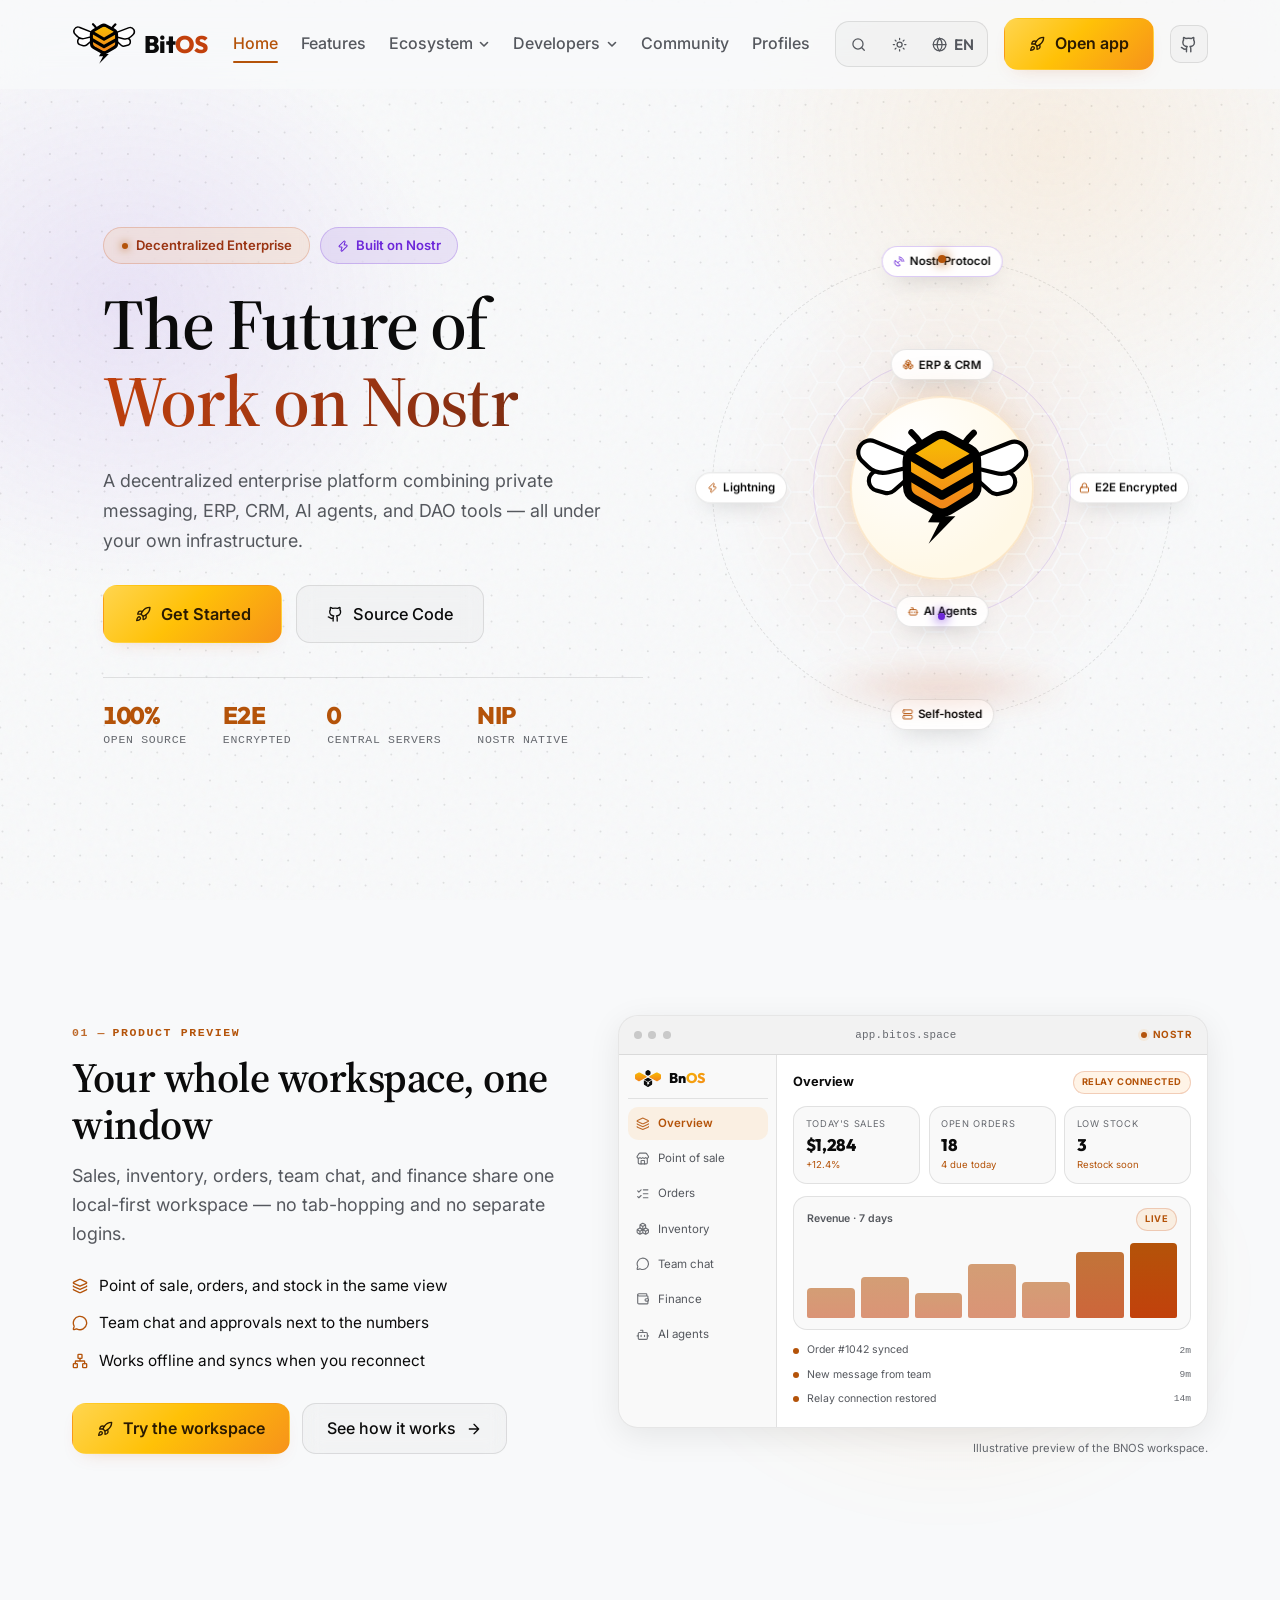
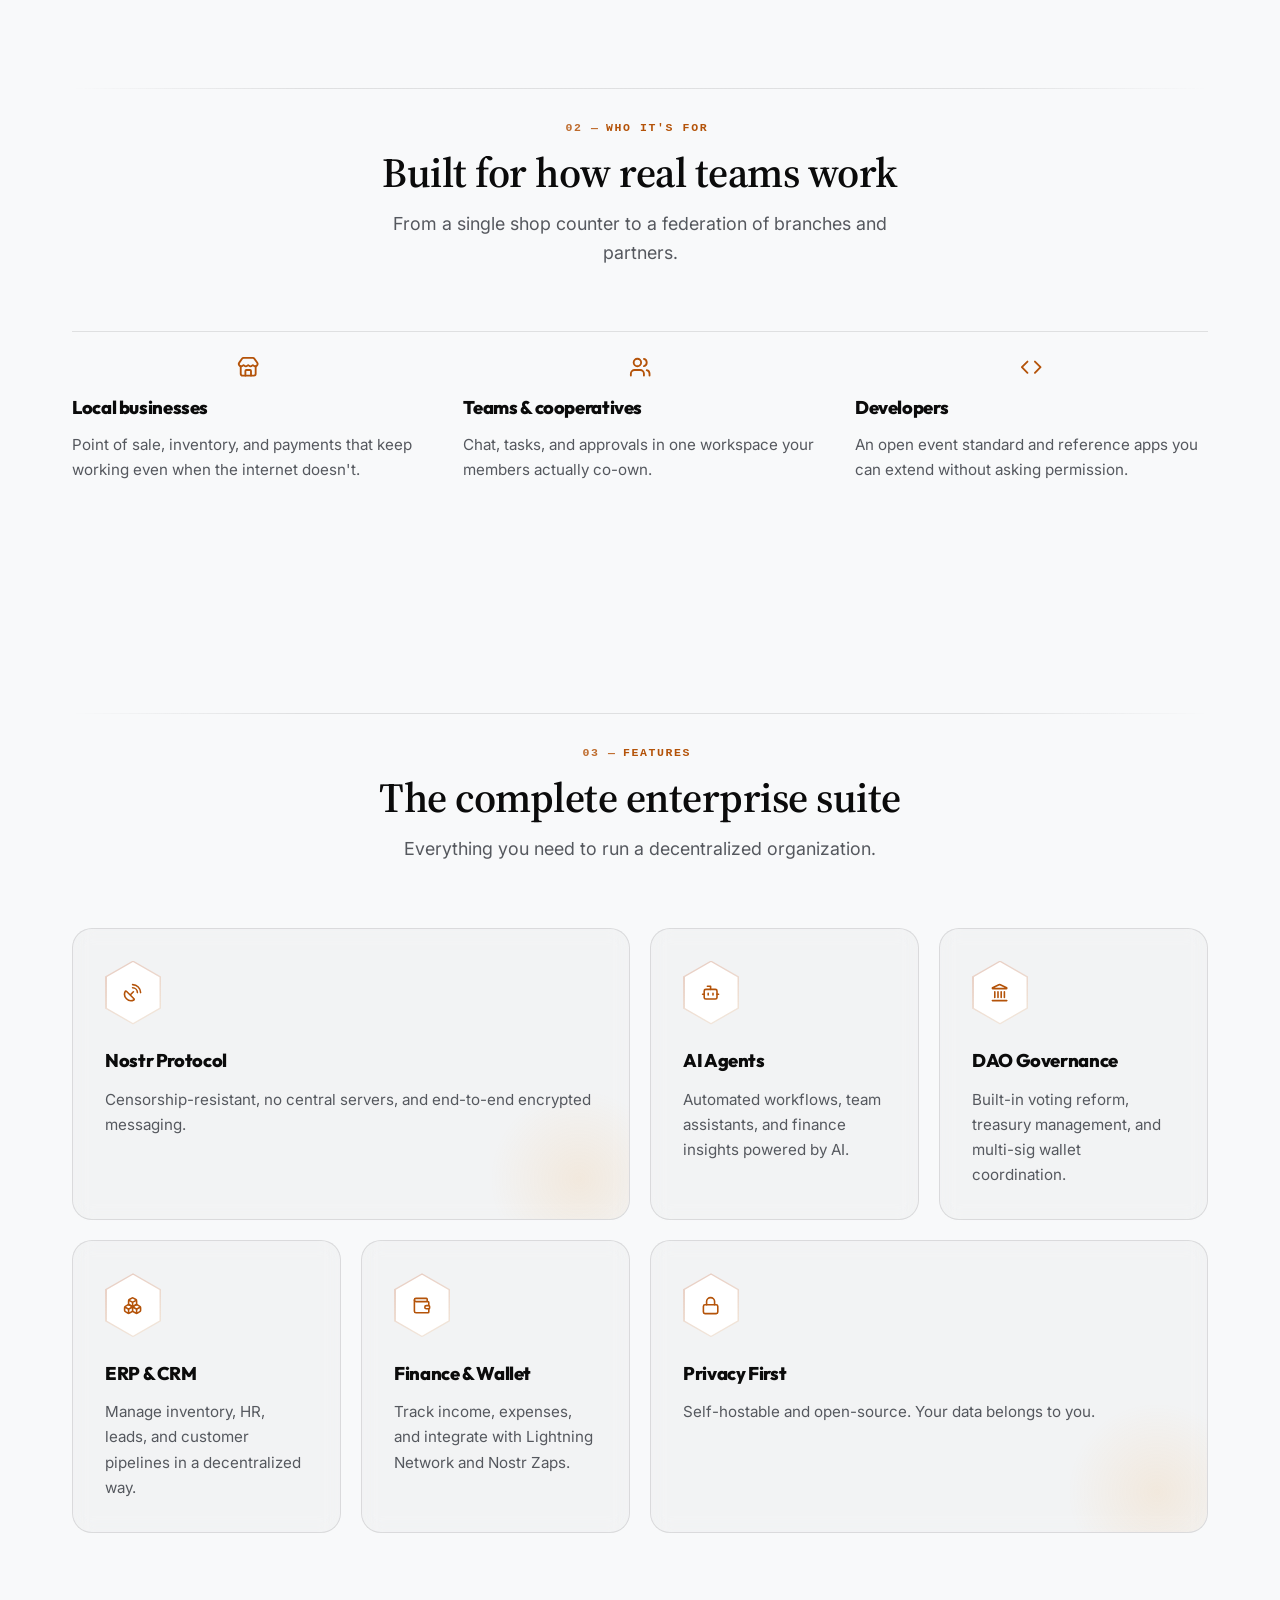
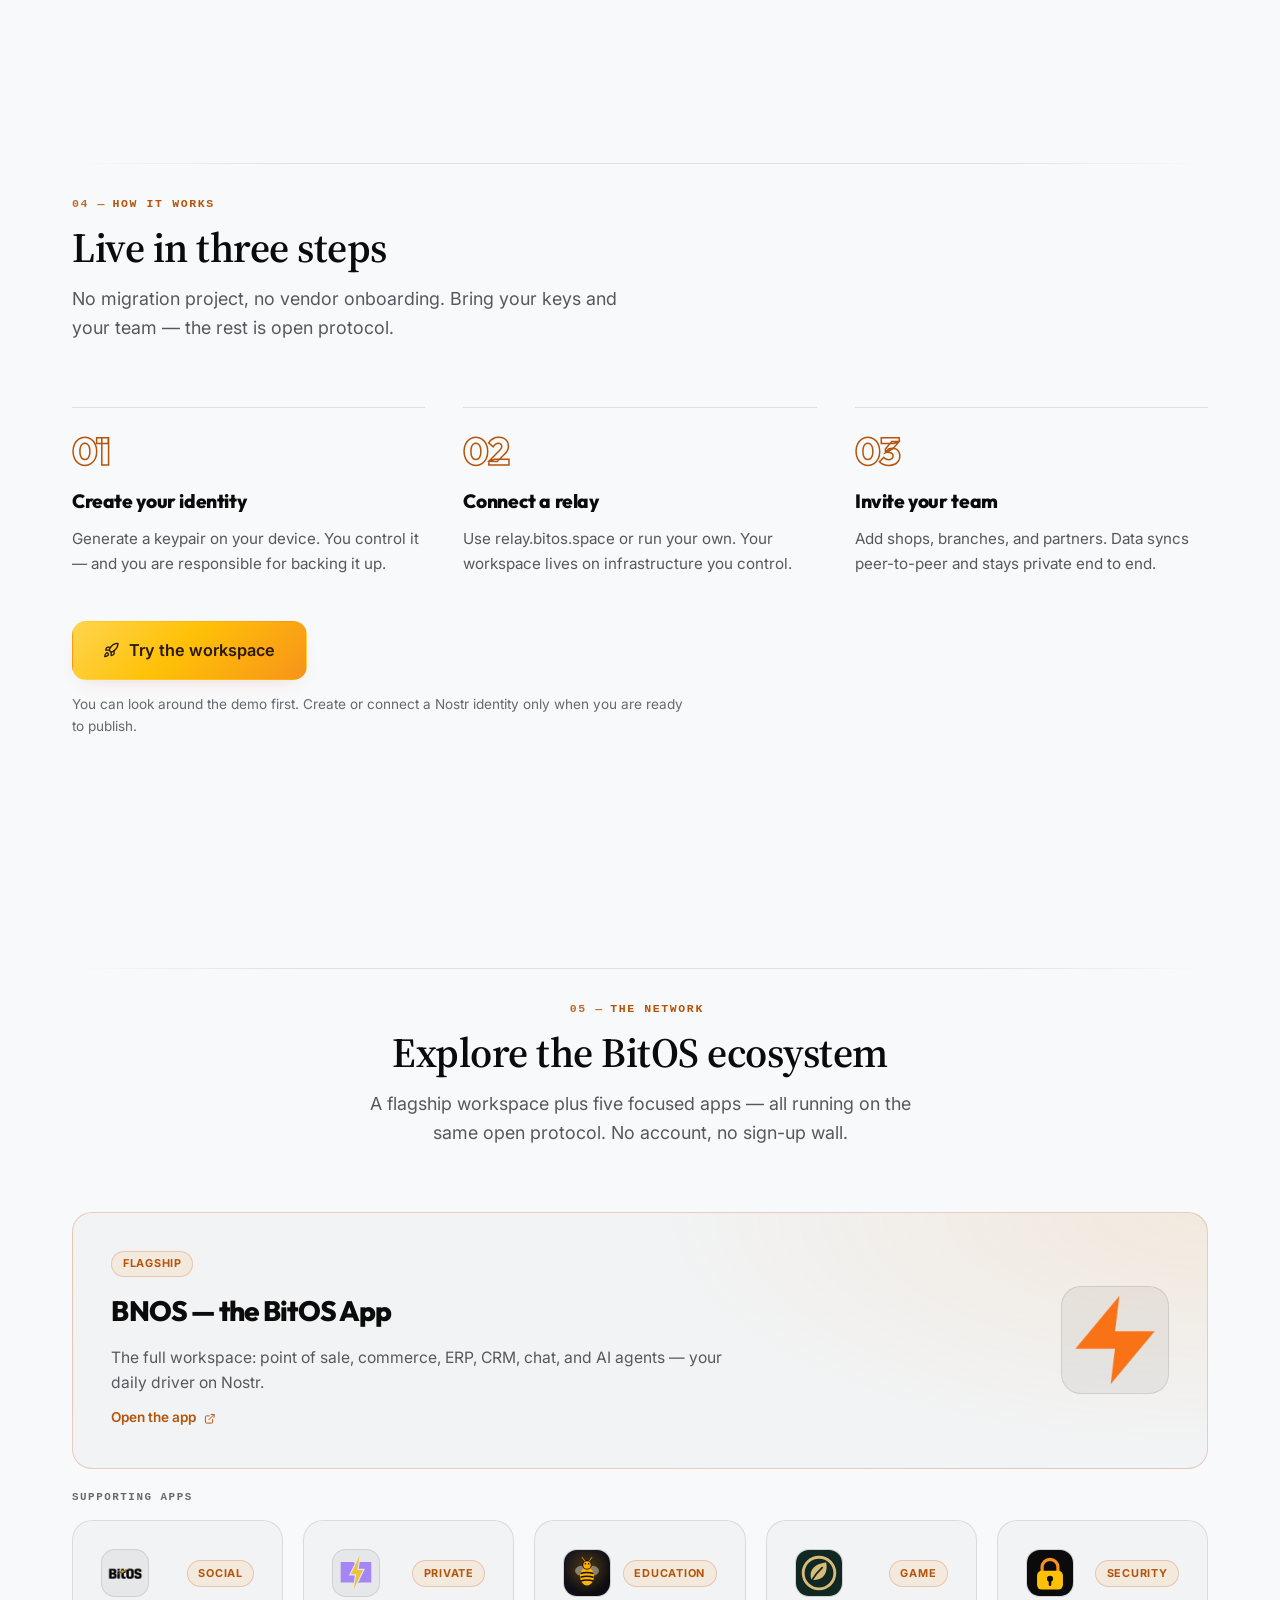
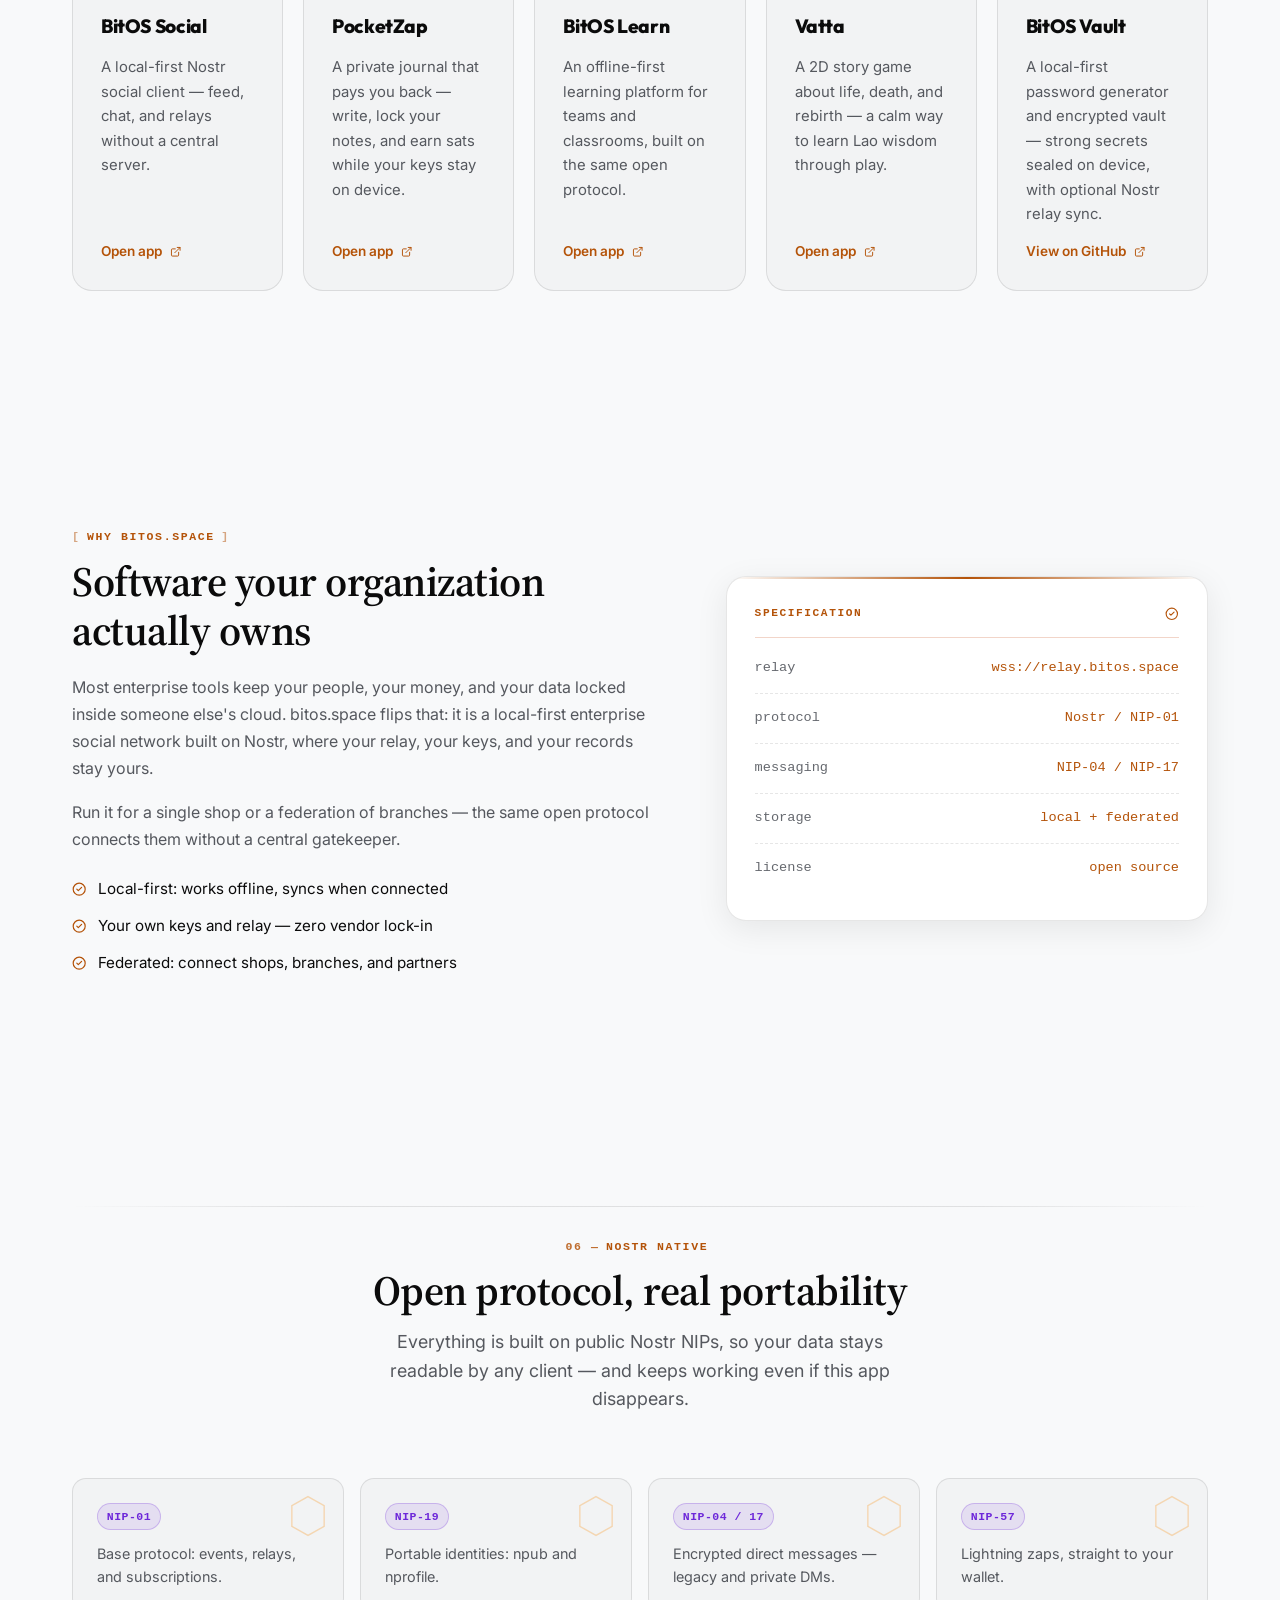
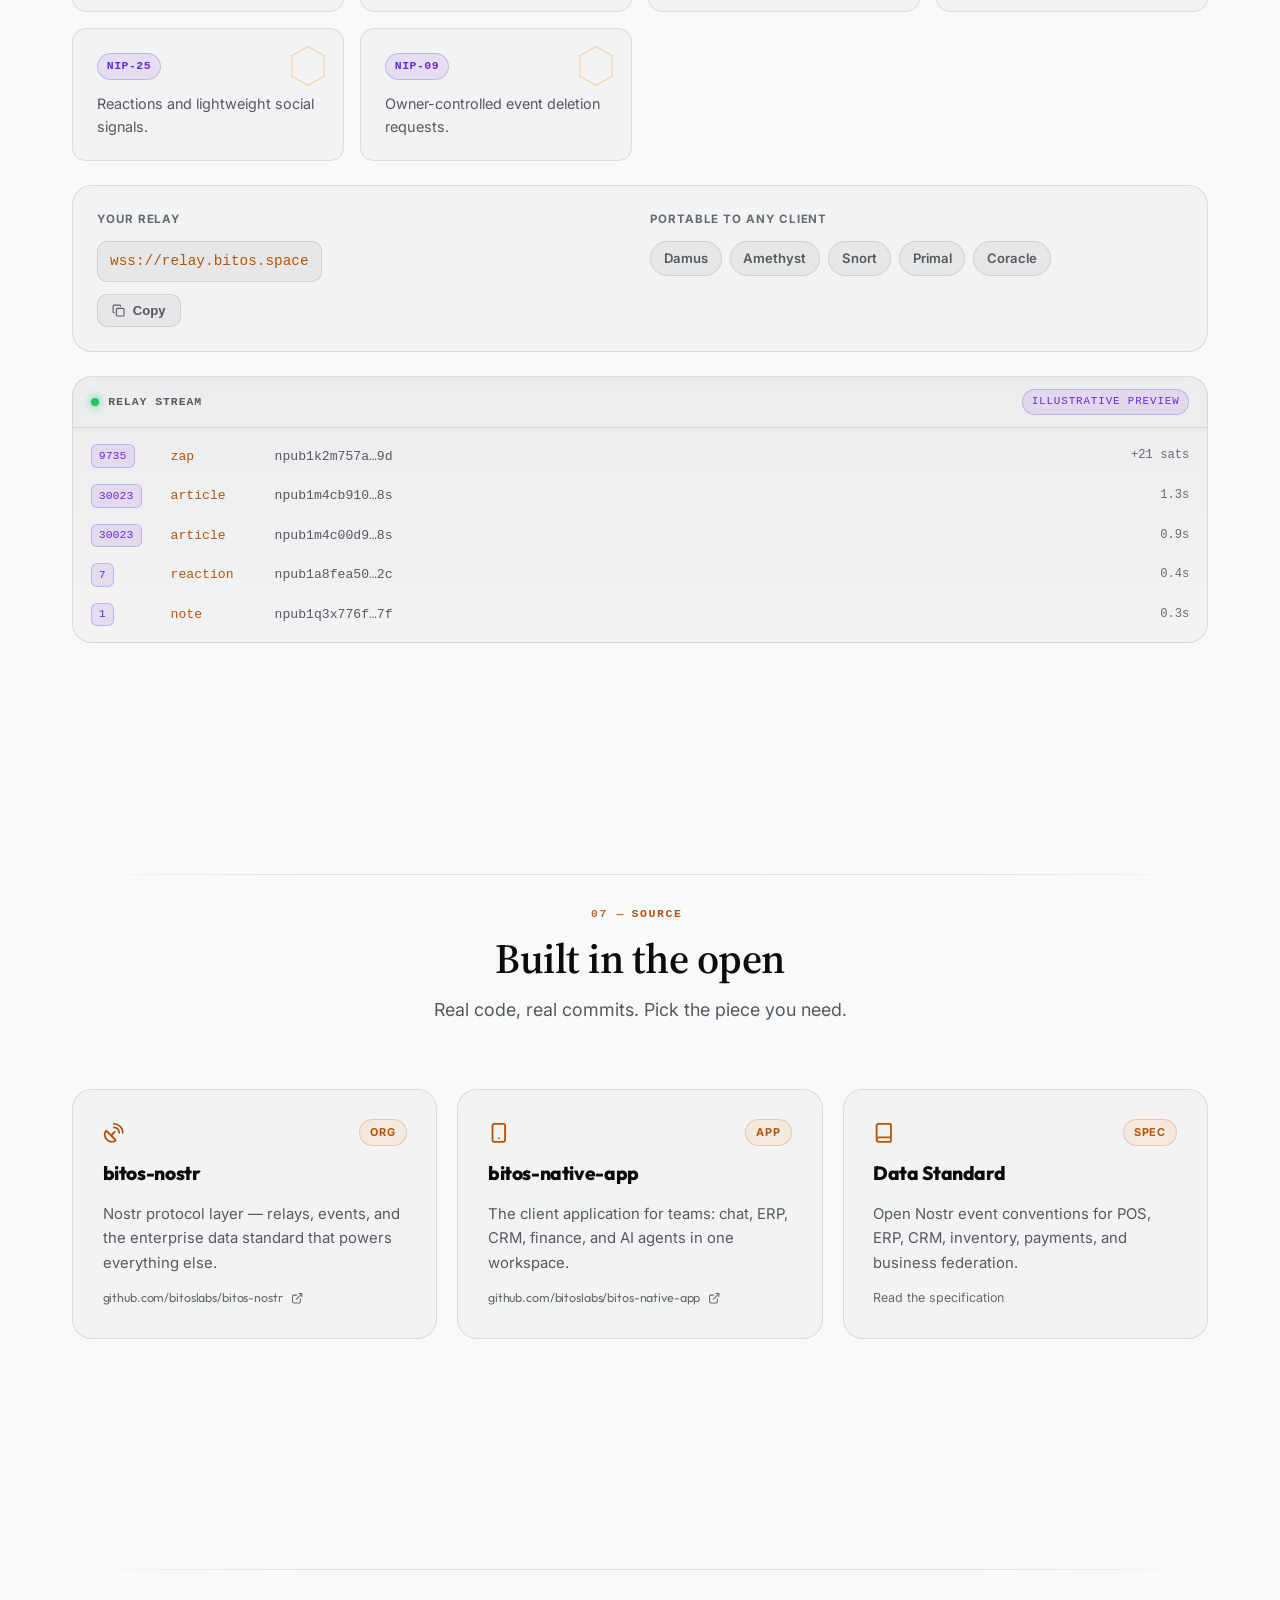
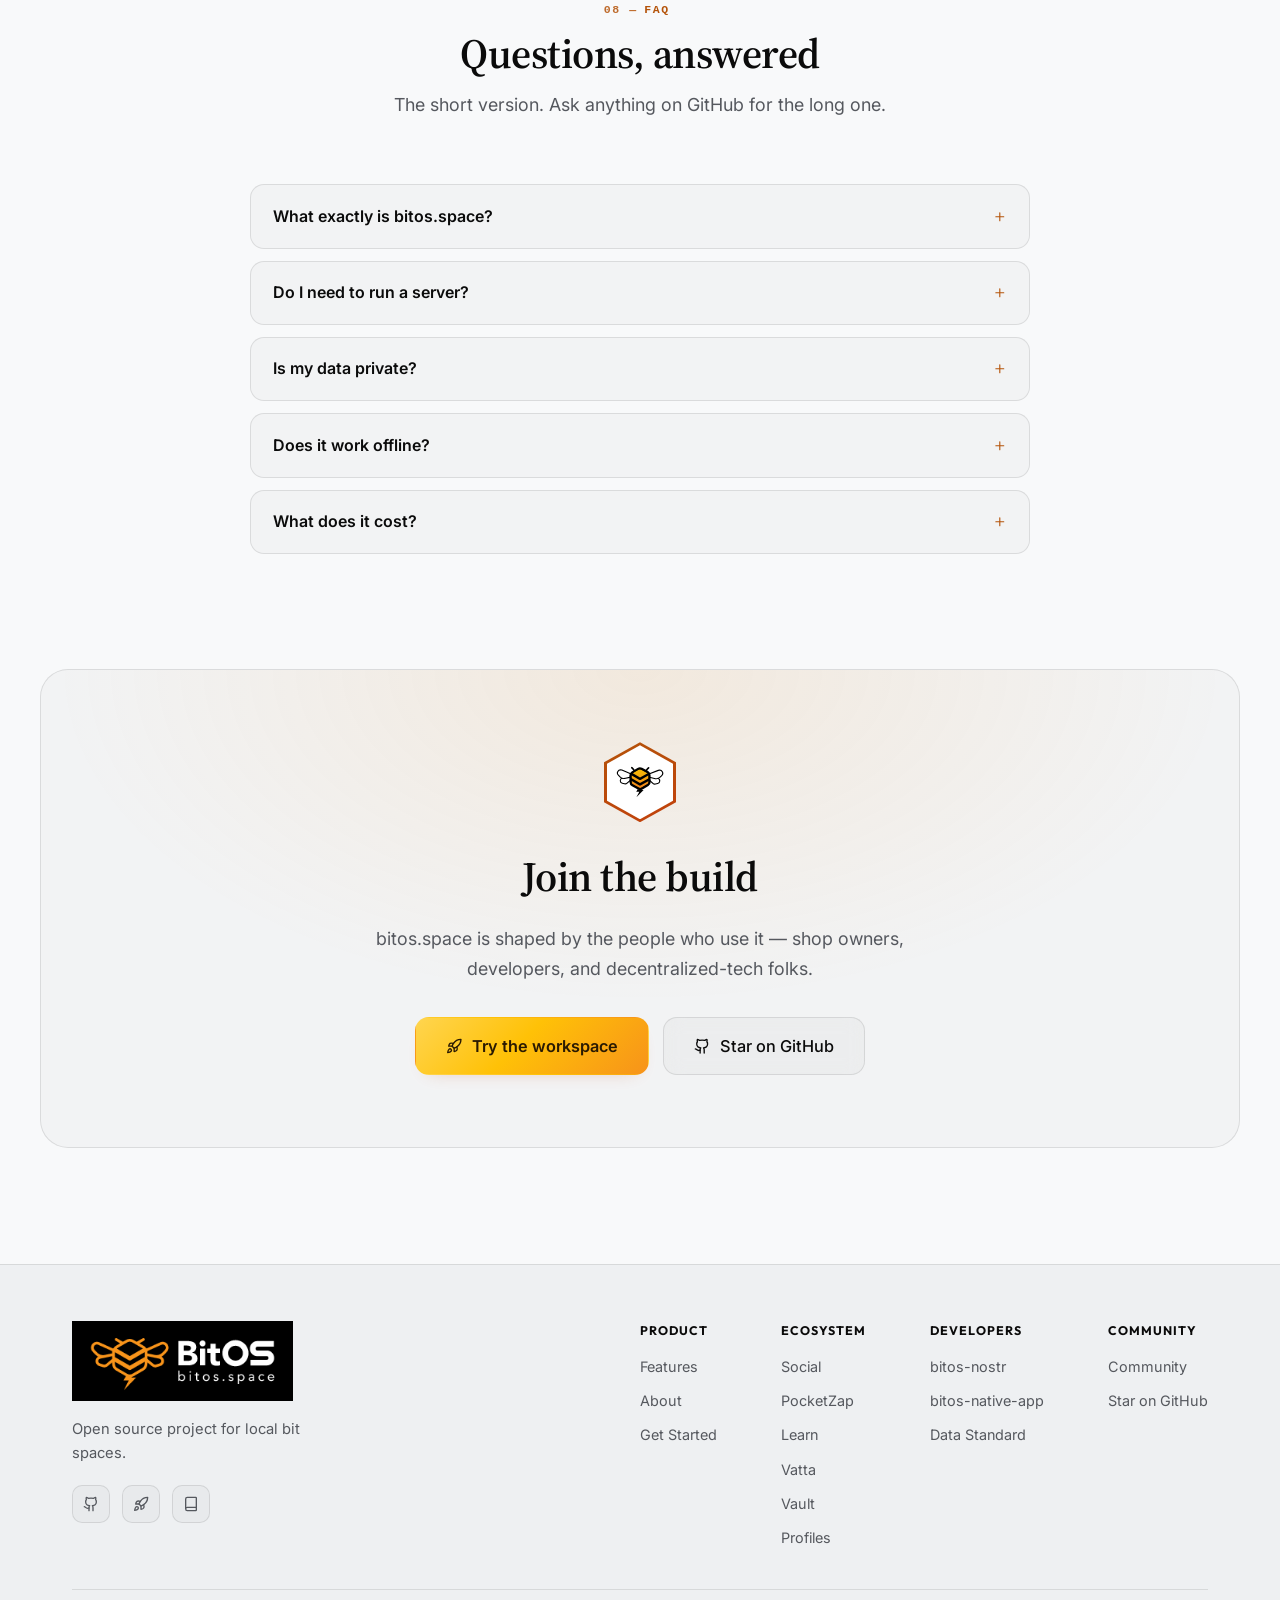
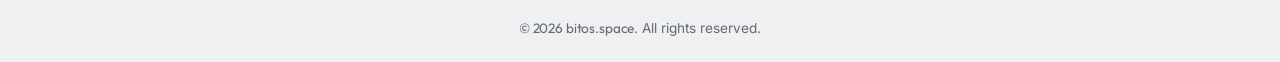
<file: index.html>
<!doctype html>
<html lang="en">
  <head>
    <meta charset="UTF-8" />
    <meta name="viewport" content="width=device-width, initial-scale=1.0" />
    <meta name="color-scheme" content="dark light" />
    <meta
      name="theme-color"
      content="#0b0b0b"
      id="theme-color"
    />
    <script>
      try {
        const saved = localStorage.getItem("theme");
        const light =
          saved === "light" ||
          (!saved && window.matchMedia("(prefers-color-scheme: light)").matches);
        if (light) document.documentElement.classList.add("light-mode");
      } catch {
        /* storage unavailable */
      }
    </script>
    <title>bitos.space - Decentralized Enterprise Network</title>
    <meta
      name="description"
      content="bitos.space is a decentralized enterprise social network built on Nostr. It combines private messaging, ERP, CRM, AI agents, and DAO tools in a secure, self-hosted platform."
    />
    <meta
      name="keywords"
      content="Nostr, Decentralized, Enterprise, ERP, CRM, DAO, AI Agents, Privacy, Open Source, Self-hosted, Blockchain, Bitcoin"
    />
    <meta name="author" content="bitos.space" />
    <meta name="robots" content="index, follow" />
    <link rel="canonical" href="https://bitos.space/" />

    <!-- Open Graph / Facebook -->
    <meta property="og:type" content="website" />
    <meta property="og:url" content="https://bitos.space/" />
    <meta
      property="og:title"
      content="bitos.space - Decentralized Enterprise Network"
    />
    <meta
      property="og:description"
      content="A decentralized enterprise platform combining private messaging, ERP, CRM, AI agents, and DAO tools — all under your infrastructure."
    />
    <!-- Placeholder image URL - user should update -->
    <meta property="og:image" content="https://bitos.space/og-image.png" />

    <!-- Twitter -->
    <meta property="twitter:card" content="summary_large_image" />
    <meta property="twitter:url" content="https://bitos.space/" />
    <meta
      property="twitter:title"
      content="bitos.space - Decentralized Enterprise Network"
    />
    <meta
      property="twitter:description"
      content="A decentralized enterprise platform combining private messaging, ERP, CRM, AI agents, and DAO tools."
    />
    <meta property="twitter:image" content="https://bitos.space/og-image.png" />

    <!-- JSON-LD for LLMs and Search Engines -->
    <script type="application/ld+json">
      {
        "@context": "https://schema.org",
        "@type": "SoftwareApplication",
        "name": "bitos.space",
        "applicationCategory": "EnterpriseApplication",
        "operatingSystem": "Web, Self-hosted",
        "offers": {
          "@type": "Offer",
          "price": "0.00",
          "priceCurrency": "USD"
        },
        "description": "A decentralized enterprise social network built on Nostr. Features include ERP, CRM, AI Agents, and DAO tools.",
        "featureList": "Nostr Protocol, AI Agents, DAO Governance, ERP Modules, CRM, Privacy First",
        "url": "https://bitos.space",
        "author": {
          "@type": "Organization",
          "name": "bitos.space",
          "url": "https://github.com/bitoslabs"
        },
        "sameAs": [
          "https://github.com/bitoslabs/bitos-nostr",
          "https://github.com/bitoslabs/bitos-native-app"
        ]
      }
    </script>

    <!-- Fonts -->
    <link rel="preconnect" href="https://fonts.googleapis.com" />
    <link rel="preconnect" href="https://fonts.gstatic.com" crossorigin />
    <link rel="preconnect" href="https://fonts.mts.la" crossorigin />
    <link
      href="https://fonts.googleapis.com/css2?family=Inter:wght@300;400;600;800&family=Outfit:wght@700&family=Source+Serif+4:opsz,wght@8..60,400;8..60,600;8..60,700&display=swap"
      rel="stylesheet"
    />
    <!-- Lao font (Chanthavong) served from the fast CDN -->
    <link
      rel="stylesheet"
      href="https://fonts.mts.la/fonts/chanthavong/chanthavong.css"
    />

    <!-- Styles -->
    <link rel="stylesheet" href="assets/fonts/stylesheet.css" />
    <link rel="stylesheet" href="styles.css?v=22" />

    <!-- title tab icon -->
    <link rel="icon" href="assets/bitos-icon.svg" type="image/svg+xml" />
    <link rel="icon" href="favicon.ico" sizes="any" />
    <link rel="apple-touch-icon" href="assets/icons/bitos-icon-180.png" />
  </head>
  <body>
    <a class="skip-link" href="#home" data-i18n="skip_link"
      >Skip to content</a
    >
    <div class="noise-overlay"></div>

    <header class="navbar">
      <div class="container">
        <a href="#" class="logo" aria-label="BitOS">
          <span class="logo-icon">
            <img
              class="logo-mark--dark"
              src="assets/bitos-logo-animated-dark.svg?v=2"
              width="66"
              height="44"
              alt=""
              aria-hidden="true"
            />
            <img
              class="logo-mark--light"
              src="assets/bitos-logo-animated.svg?v=2"
              width="66"
              height="44"
              alt=""
              aria-hidden="true"
            />
          </span>
          <span class="logo-text">Bit<span class="highlight">OS</span></span>
        </a>

        <nav class="nav-links" aria-label="Primary">
          <a href="#home" data-i18n="nav_home">Home</a>
          <a href="#features" data-i18n="nav_features">Features</a>

          <div class="nav-item--menu" data-nav-menu>
            <button
              type="button"
              class="nav-menu-toggle"
              aria-expanded="false"
              aria-controls="menu-ecosystem"
            >
              <span data-i18n="nav_eco">Ecosystem</span>
              <svg class="nav-caret" viewBox="0 0 12 12" aria-hidden="true">
                <path d="M2.5 4.5 6 8l3.5-3.5" />
              </svg>
            </button>
            <div class="nav-menu" id="menu-ecosystem">
              <p class="nav-menu__label" data-i18n="nav_group_apps">Apps</p>
              <div class="nav-menu__grid">
                <a
                  class="nav-menu__item"
                  href="https://app.bitos.space/"
                  target="_blank"
                  rel="noopener"
                >
                  <span class="nav-menu__icon"
                    ><img
                      src="assets/icons/app-bnos.png"
                      alt=""
                      width="24"
                      height="24"
                      loading="lazy"
                      decoding="async"
                  /></span>
                  <span class="nav-menu__text"
                    ><strong>BNOS</strong
                    ><small data-i18n="nav_app_bnos_desc"
                      >Flagship workspace — POS, ERP, CRM, chat, AI
                      agents</small
                    ></span
                  >
                </a>
                <a
                  class="nav-menu__item"
                  href="https://social.bitos.space/"
                  target="_blank"
                  rel="noopener"
                >
                  <span class="nav-menu__icon"
                    ><svg class="icon" aria-hidden="true">
                      <use
                        href="assets/icons/lucide-sprite.svg#message-circle"
                      ></use></svg
                  ></span>
                  <span class="nav-menu__text"
                    ><strong>Social</strong
                    ><small data-i18n="nav_app_social_desc"
                      >Local-first Nostr social client</small
                    ></span
                  >
                </a>
                <a
                  class="nav-menu__item"
                  href="https://pocket.bitos.space/"
                  target="_blank"
                  rel="noopener"
                >
                  <span class="nav-menu__icon"
                    ><img
                      src="assets/icons/pocket.svg"
                      alt=""
                      width="24"
                      height="24"
                      loading="lazy"
                      decoding="async"
                  /></span>
                  <span class="nav-menu__text"
                    ><strong>PocketZap</strong
                    ><small data-i18n="nav_app_pocket_desc"
                      >Private journal that pays you sats</small
                    ></span
                  >
                </a>
                <a
                  class="nav-menu__item"
                  href="https://learn.bitos.space/"
                  target="_blank"
                  rel="noopener"
                >
                  <span class="nav-menu__icon"
                    ><img
                      src="assets/icons/learn.svg"
                      alt=""
                      width="24"
                      height="24"
                      loading="lazy"
                      decoding="async"
                  /></span>
                  <span class="nav-menu__text"
                    ><strong>Learn</strong
                    ><small data-i18n="nav_app_learn_desc"
                      >Offline-first learning platform</small
                    ></span
                  >
                </a>
                <a
                  class="nav-menu__item"
                  href="https://vatta.bitos.space/"
                  target="_blank"
                  rel="noopener"
                >
                  <span class="nav-menu__icon"
                    ><img
                      src="assets/icons/vatta.svg"
                      alt=""
                      width="24"
                      height="24"
                      loading="lazy"
                      decoding="async"
                  /></span>
                  <span class="nav-menu__text"
                    ><strong>Vatta</strong
                    ><small data-i18n="nav_app_vatta_desc"
                      >2D story game about life and rebirth</small
                    ></span
                  >
                </a>
                <a
                  class="nav-menu__item"
                  href="https://github.com/bitoslabs/bitos-vault"
                  target="_blank"
                  rel="noopener"
                >
                  <span class="nav-menu__icon"
                    ><img
                      src="assets/icons/vault.svg"
                      alt=""
                      width="24"
                      height="24"
                      loading="lazy"
                      decoding="async"
                  /></span>
                  <span class="nav-menu__text"
                    ><strong>Vault</strong
                    ><small data-i18n="nav_app_vault_desc"
                      >Local-first encrypted password vault</small
                    ></span
                  >
                </a>
              </div>
              <a class="nav-menu__foot" href="#ecosystem">
                <span data-i18n="nav_eco_overview">Explore the ecosystem</span>
                <svg class="icon" aria-hidden="true">
                  <use href="assets/icons/lucide-sprite.svg#arrow-right"></use>
                </svg>
              </a>
            </div>
          </div>

          <div class="nav-item--menu" data-nav-menu>
            <button
              type="button"
              class="nav-menu-toggle"
              aria-expanded="false"
              aria-controls="menu-developers"
            >
              <span data-i18n="nav_dev">Developers</span>
              <svg class="nav-caret" viewBox="0 0 12 12" aria-hidden="true">
                <path d="M2.5 4.5 6 8l3.5-3.5" />
              </svg>
            </button>
            <div class="nav-menu nav-menu--tight" id="menu-developers">
              <p class="nav-menu__label" data-i18n="nav_group_dev">
                Developers
              </p>
              <div class="nav-menu__grid nav-menu__grid--single">
                <a class="nav-menu__item" href="data-standard.html">
                  <span class="nav-menu__icon"
                    ><svg class="icon" aria-hidden="true">
                      <use
                        href="assets/icons/lucide-sprite.svg#book"
                      ></use></svg
                  ></span>
                  <span class="nav-menu__text"
                    ><strong data-i18n="nav_data">Data Standard</strong
                    ><small data-i18n="nav_dev_data_desc"
                      >63 open Nostr event conventions</small
                    ></span
                  >
                </a>
                <a
                  class="nav-menu__item"
                  href="https://github.com/bitoslabs/bitos-nostr"
                  target="_blank"
                  rel="noopener"
                >
                  <span class="nav-menu__icon"
                    ><svg class="icon" aria-hidden="true">
                      <use
                        href="assets/icons/lucide-sprite.svg#server"
                      ></use></svg
                  ></span>
                  <span class="nav-menu__text"
                    ><strong>bitos-nostr</strong
                    ><small data-i18n="nav_dev_nostr_desc"
                      >Protocol layer — relays and events</small
                    ></span
                  >
                </a>
                <a
                  class="nav-menu__item"
                  href="https://github.com/bitoslabs/bitos-native-app"
                  target="_blank"
                  rel="noopener"
                >
                  <span class="nav-menu__icon"
                    ><svg class="icon" aria-hidden="true">
                      <use
                        href="assets/icons/lucide-sprite.svg#boxes"
                      ></use></svg
                  ></span>
                  <span class="nav-menu__text"
                    ><strong>bitos-native-app</strong
                    ><small data-i18n="nav_dev_app_desc"
                      >ERP, CRM, chat, and AI workspace</small
                    ></span
                  >
                </a>
                <a
                  class="nav-menu__item"
                  href="https://github.com/bitoslabs"
                  target="_blank"
                  rel="noopener"
                >
                  <span class="nav-menu__icon"
                    ><svg class="icon" aria-hidden="true">
                      <use
                        href="assets/icons/lucide-sprite.svg#github"
                      ></use></svg
                  ></span>
                  <span class="nav-menu__text"
                    ><strong>GitHub</strong
                    ><small data-i18n="nav_dev_github_desc"
                      >Source, issues, and discussions</small
                    ></span
                  >
                </a>
              </div>
            </div>
          </div>

          <a href="#community" data-i18n="nav_community">Community</a>
          <a href="p/" data-i18n="nav_profiles">Profiles</a>
        </nav>

        <div class="nav-actions">
          <div class="nav-tools">
            <button
              id="cmdk-open"
              class="nav-tool nav-tool--search"
              aria-label="Open quick navigation"
              title="Quick navigation (⌘K)"
            >
              <svg class="icon" aria-hidden="true"><use href="assets/icons/lucide-sprite.svg#search"></use></svg>
              <kbd class="nav-kbd" aria-hidden="true">⌘K</kbd>
            </button>
            <button
              id="theme-toggle"
              class="nav-tool"
              aria-label="Switch to light theme"
              title="Toggle theme"
            >
              <svg class="icon" aria-hidden="true"><use href="assets/icons/lucide-sprite.svg#moon"></use></svg>
            </button>
            <button
              id="lang-toggle"
              class="nav-tool nav-tool--lang"
              aria-label="Change language"
              title="Change language"
            >
              <svg class="icon" aria-hidden="true"><use href="assets/icons/lucide-sprite.svg#globe"></use></svg>
              <span id="current-lang" class="en">EN</span>
            </button>
          </div>
          <a
            href="https://app.bitos.space"
            target="_blank"
            rel="noopener"
            class="btn-primary nav-cta"
          >
            <svg class="icon" aria-hidden="true"><use href="assets/icons/lucide-sprite.svg#rocket"></use></svg>
            <span data-i18n="nav_open_app">Open app</span>
          </a>
          <a
            href="https://github.com/bitoslabs/bitos-nostr"
            target="_blank"
            rel="noopener"
            class="nav-tool nav-github"
            aria-label="View source on GitHub"
            title="Source on GitHub"
          >
            <svg class="icon" aria-hidden="true"><use href="assets/icons/lucide-sprite.svg#github"></use></svg>
          </a>
          <button
            class="mobile-menu-btn"
            aria-label="Open menu"
            aria-expanded="false"
            aria-controls="mobile-nav"
          >
            <svg class="icon" aria-hidden="true"><use href="assets/icons/lucide-sprite.svg#menu"></use></svg>
          </button>
        </div>
      </div>
    </header>

    <div class="mobile-nav" id="mobile-nav">
      <div class="mobile-nav__group">
        <p class="mobile-nav__label" data-i18n="nav_group_product">Product</p>
        <a href="#home" data-i18n="nav_home">Home</a>
        <a href="#features" data-i18n="nav_features">Features</a>
        <a href="#how" data-i18n="nav_how">How it works</a>
        <a href="#about" data-i18n="nav_about">About</a>
        <a href="#faq" data-i18n="nav_faq">FAQ</a>
        <a href="#community" data-i18n="nav_community">Community</a>
      </div>
      <div class="mobile-nav__group">
        <p class="mobile-nav__label" data-i18n="nav_group_apps">Apps</p>
        <a href="#ecosystem" data-i18n="nav_eco_overview"
          >Explore the ecosystem</a
        >
        <a href="https://app.bitos.space/" target="_blank" rel="noopener"
          >BNOS</a
        >
        <a href="https://social.bitos.space/" target="_blank" rel="noopener"
          >Social</a
        >
        <a href="https://pocket.bitos.space/" target="_blank" rel="noopener"
          >PocketZap</a
        >
        <a href="https://learn.bitos.space/" target="_blank" rel="noopener"
          >Learn</a
        >
        <a href="https://vatta.bitos.space/" target="_blank" rel="noopener"
          >Vatta</a
        >
        <a
          href="https://github.com/bitoslabs/bitos-vault"
          target="_blank"
          rel="noopener"
          >Vault</a
        >
        <a href="p/" data-i18n="nav_profiles">Profiles</a>
      </div>
      <div class="mobile-nav__group">
        <p class="mobile-nav__label" data-i18n="nav_group_dev">Developers</p>
        <a href="data-standard.html" data-i18n="nav_data">Data Standard</a>
        <a
          href="https://github.com/bitoslabs/bitos-nostr"
          target="_blank"
          rel="noopener"
          >bitos-nostr</a
        >
        <a
          href="https://github.com/bitoslabs/bitos-native-app"
          target="_blank"
          rel="noopener"
          >bitos-native-app</a
        >
        <a
          href="https://github.com/bitoslabs"
          target="_blank"
          rel="noopener"
          >GitHub</a
        >
      </div>
      <a
        href="https://app.bitos.space"
        target="_blank"
        rel="noopener"
        class="btn-primary"
        data-i18n="nav_open_app"
        >Open app</a
      >
    </div>

    <main>
      <section id="home" class="hero-section">
        <canvas class="hero-grid" aria-hidden="true"></canvas>
        <div class="container">
          <div class="hero-content">
            <div class="hero-badges">
              <div class="badge-new" data-i18n="hero_badge">
                Decentralized Enterprise
              </div>
              <div class="badge-nostr">
                <svg class="icon" aria-hidden="true"><use href="assets/icons/lucide-sprite.svg#zap"></use></svg>
                <span data-i18n="hero_protocol">Built on Nostr</span>
              </div>
            </div>
            <h1 class="hero-title">
              <span data-i18n="hero_title_1">The Future of</span> <br />
              <span class="text-gradient" data-i18n="hero_title_2"
                >Work on Nostr</span
              >
            </h1>
            <p class="hero-subtitle" data-i18n="hero_subtitle">
              A decentralized enterprise platform combining private messaging,
              ERP, CRM, AI agents, and DAO tools — all under your own
              infrastructure.
            </p>
            <div class="hero-buttons">
              <a
                href="https://app.bitos.space"
                target="_blank"
                rel="noopener"
                class="btn-primary large"
              >
                <svg class="icon" aria-hidden="true"><use href="assets/icons/lucide-sprite.svg#rocket"></use></svg>
                <span data-i18n="hero_demo">Get Started</span>
              </a>
              <a
                href="https://github.com/bitoslabs/bitos-nostr"
                target="_blank"
                rel="noopener"
                class="btn-glass large"
              >
                <svg class="icon" aria-hidden="true"><use href="assets/icons/lucide-sprite.svg#github"></use></svg>
                <span data-i18n="hero_source">Source Code</span>
              </a>
            </div>

            <ul class="hero-stats">
              <li>
                <strong>100%</strong>
                <span data-i18n="stat_open">Open Source</span>
              </li>
              <li>
                <strong>E2E</strong>
                <span data-i18n="stat_e2e">Encrypted</span>
              </li>
              <li>
                <strong>0</strong>
                <span data-i18n="stat_servers">Central Servers</span>
              </li>
              <li>
                <strong>NIP</strong>
                <span data-i18n="stat_nostr">Nostr Native</span>
              </li>
            </ul>
          </div>
          <div class="hero-visual">
            <div class="hero-hex" aria-hidden="true"></div>
            <div class="orb">
              <div class="orb__ring orb__ring--outer">
                <span class="chip chip--1">
                  <svg class="icon" aria-hidden="true"><use href="assets/icons/lucide-sprite.svg#satellite-dish"></use></svg>
                  <span data-i18n="chip_nostr">Nostr Protocol</span>
                </span>
                <span class="chip chip--2">
                  <svg class="icon" aria-hidden="true"><use href="assets/icons/lucide-sprite.svg#lock"></use></svg>
                  <span data-i18n="chip_e2e">E2E Encrypted</span>
                </span>
                <span class="chip chip--3">
                  <svg class="icon" aria-hidden="true"><use href="assets/icons/lucide-sprite.svg#server"></use></svg>
                  <span data-i18n="chip_self">Self-hosted</span>
                </span>
                <span class="chip chip--4">
                  <svg class="icon" aria-hidden="true"><use href="assets/icons/lucide-sprite.svg#zap"></use></svg>
                  <span data-i18n="chip_lightning">Lightning</span>
                </span>
              </div>
              <div class="orb__ring orb__ring--inner">
                <span class="chip chip--5">
                  <svg class="icon" aria-hidden="true"><use href="assets/icons/lucide-sprite.svg#boxes"></use></svg>
                  <span data-i18n="chip_erp">ERP &amp; CRM</span>
                </span>
                <span class="chip chip--6">
                  <svg class="icon" aria-hidden="true"><use href="assets/icons/lucide-sprite.svg#bot"></use></svg>
                  <span data-i18n="chip_ai">AI Agents</span>
                </span>
              </div>
              <div class="orb__core">
                <img
                  class="bee-logo logo-mark--dark"
                  src="assets/bitos-logo-animated-dark.svg?v=2"
                  alt="bitos.space"
                />
                <img
                  class="bee-logo logo-mark--light"
                  src="assets/bitos-logo-animated.svg?v=2"
                  alt="bitos.space"
                />
              </div>
              <div class="orb__platform"></div>
            </div>
          </div>
        </div>
      </section>

      <section id="preview" class="preview-section">
        <div class="container preview-grid">
          <div class="preview-copy reveal">
            <div class="section-header section-header--left">
              <span class="section-kicker" data-i18n="preview_kicker"
                >Product preview</span
              >
              <h2 data-i18n="preview_title">Your whole workspace, one window</h2>
              <p data-i18n="preview_desc">
                Sales, inventory, orders, team chat, and finance share one
                local-first workspace — no tab-hopping and no separate logins.
              </p>
            </div>
            <ul class="preview-points">
              <li>
                <svg class="icon" aria-hidden="true"><use href="assets/icons/lucide-sprite.svg#layers"></use></svg>
                <span data-i18n="preview_p1"
                  >Point of sale, orders, and stock in the same view</span
                >
              </li>
              <li>
                <svg class="icon" aria-hidden="true"><use href="assets/icons/lucide-sprite.svg#message-circle"></use></svg>
                <span data-i18n="preview_p2"
                  >Team chat and approvals next to the numbers</span
                >
              </li>
              <li>
                <svg class="icon" aria-hidden="true"><use href="assets/icons/lucide-sprite.svg#network"></use></svg>
                <span data-i18n="preview_p3"
                  >Works offline and syncs when you reconnect</span
                >
              </li>
            </ul>
            <div class="preview-actions">
              <a
                href="https://app.bitos.space"
                target="_blank"
                rel="noopener"
                class="btn-primary"
              >
                <svg class="icon" aria-hidden="true"><use href="assets/icons/lucide-sprite.svg#rocket"></use></svg>
                <span data-i18n="cta_try">Try the workspace</span>
              </a>
              <a href="#how" class="btn-glass">
                <span data-i18n="preview_secondary">See how it works</span>
                <svg class="icon" aria-hidden="true"><use href="assets/icons/lucide-sprite.svg#arrow-right"></use></svg>
              </a>
            </div>
          </div>

          <figure class="preview-figure reveal">
            <div class="preview-window" aria-hidden="true">
              <div class="preview-chrome">
                <span class="preview-dot"></span>
                <span class="preview-dot"></span>
                <span class="preview-dot"></span>
                <span class="preview-url">app.bitos.space</span>
                <span class="preview-live">Nostr</span>
              </div>
              <div class="preview-app">
                <div class="preview-side">
                  <div class="preview-brand">
                    <svg
                      class="preview-brand__mark"
                      width="26"
                      height="17"
                      viewBox="0 0 240.272 154.869"
                      aria-hidden="true"
                    >
                      <defs>
                        <linearGradient
                          id="bnos-preview-wing-r"
                          x1="242.638"
                          y1="26.983"
                          x2="242.638"
                          y2="91.402"
                          gradientUnits="userSpaceOnUse"
                        >
                          <stop offset="0" stop-color="#f7b506" />
                          <stop offset="0.5246" stop-color="#f59f10" />
                          <stop offset="0.9995" stop-color="#f28919" />
                        </linearGradient>
                        <linearGradient
                          id="bnos-preview-wing-l"
                          x1="110.166"
                          y1="26.983"
                          x2="110.166"
                          y2="91.402"
                          gradientUnits="userSpaceOnUse"
                        >
                          <stop offset="0" stop-color="#f7b506" />
                          <stop offset="0.5246" stop-color="#f59f10" />
                          <stop offset="0.9995" stop-color="#f28919" />
                        </linearGradient>
                      </defs>
                      <g class="preview-brand__body">
                        <path d="M143.762 32.154 L143.762 18.703 C143.762 14.424 141.479 10.47 137.773 8.33 L126.125 1.605 C122.419 -0.535 117.853 -0.535 114.147 1.605 L102.498 8.33 C98.792 10.47 96.509 14.424 96.509 18.703 L96.509 32.154 C96.509 36.433 98.792 40.387 102.498 42.527 L114.147 49.252 C117.853 51.392 122.419 51.392 126.125 49.252 L137.773 42.527 C141.479 40.387 143.762 36.433 143.762 32.154 Z" />
                        <path d="M113.396 105.427 L85.215 89.16 C86.031 88.284 86.977 87.515 88.054 86.9 L113.94 71.958 C117.773 69.745 122.505 69.745 126.339 71.958 L152.213 86.9 C153.289 87.515 154.248 88.284 155.064 89.16 L126.871 105.427 C122.718 107.829 117.548 107.829 113.396 105.427 Z" />
                        <path d="M158.412 97.643 L158.412 127.527 C158.412 131.952 156.058 136.046 152.213 138.27 L126.339 153.2 C122.505 155.425 117.773 155.425 113.94 153.2 L88.054 138.27 C84.221 136.046 81.855 131.952 81.855 127.527 L81.855 97.643 C81.855 96.412 82.044 95.194 82.387 94.046 L110.568 110.325 C112.225 111.283 113.999 111.97 115.821 112.384 L108.912 126.238 L119.607 126.238 L110.58 146.551 L134.537 120.109 L124.943 120.109 L132.029 108.976 L157.88 94.046 C158.223 95.194 158.412 96.412 158.412 97.643 Z" />
                      </g>
                      <g class="preview-brand__wing preview-brand__wing--left">
                        <path d="M107.8 61.641 L107.8 61.641 C107.8 58.851 106.263 56.287 103.802 54.973 L44.104 23.096 C39.544 20.661 34.05 20.752 29.573 23.337 L7.482 36.091 C2.852 38.764 0 43.704 0 49.051 L0 74.231 C0 79.578 2.852 84.518 7.482 87.191 L29.573 99.945 C34.05 102.53 39.544 102.621 44.104 100.186 L103.802 68.309 C106.263 66.995 107.8 64.431 107.8 61.641 Z" fill="url(#bnos-preview-wing-l)" />
                      </g>
                      <g class="preview-brand__wing preview-brand__wing--right">
                        <path d="M132.472 61.641 L132.472 61.641 C132.472 58.851 134.009 56.287 136.47 54.973 L196.168 23.096 C200.728 20.661 206.222 20.752 210.698 23.337 L232.789 36.091 C237.419 38.764 240.272 43.704 240.272 49.051 L240.272 74.231 C240.272 79.578 237.419 84.518 232.789 87.191 L210.698 99.945 C206.222 102.53 200.728 102.621 196.168 100.186 L136.47 68.309 C134.009 66.995 132.472 64.431 132.472 61.641 Z" fill="url(#bnos-preview-wing-r)" />
                      </g>
                    </svg>
                    <span class="preview-brand__name"
                      >Bn<span class="preview-brand__os">OS</span></span
                    >
                  </div>
                  <div class="preview-side__item is-active">
                    <svg class="icon"><use href="assets/icons/lucide-sprite.svg#layers"></use></svg>
                    <span>Overview</span>
                  </div>
                  <div class="preview-side__item">
                    <svg class="icon"><use href="assets/icons/lucide-sprite.svg#store"></use></svg>
                    <span>Point of sale</span>
                  </div>
                  <div class="preview-side__item">
                    <svg class="icon"><use href="assets/icons/lucide-sprite.svg#list-checks"></use></svg>
                    <span>Orders</span>
                  </div>
                  <div class="preview-side__item">
                    <svg class="icon"><use href="assets/icons/lucide-sprite.svg#boxes"></use></svg>
                    <span>Inventory</span>
                  </div>
                  <div class="preview-side__item">
                    <svg class="icon"><use href="assets/icons/lucide-sprite.svg#message-circle"></use></svg>
                    <span>Team chat</span>
                  </div>
                  <div class="preview-side__item">
                    <svg class="icon"><use href="assets/icons/lucide-sprite.svg#wallet"></use></svg>
                    <span>Finance</span>
                  </div>
                  <div class="preview-side__item">
                    <svg class="icon"><use href="assets/icons/lucide-sprite.svg#bot"></use></svg>
                    <span>AI agents</span>
                  </div>
                </div>
                <div class="preview-main">
                  <div class="preview-topline">
                    <span>Overview</span>
                    <span class="preview-pill">Relay connected</span>
                  </div>
                  <div class="preview-stats">
                    <div class="preview-stat">
                      <span class="preview-stat__label">Today's sales</span>
                      <strong class="preview-stat__value">$1,284</strong>
                      <span class="preview-stat__delta">+12.4%</span>
                    </div>
                    <div class="preview-stat">
                      <span class="preview-stat__label">Open orders</span>
                      <strong class="preview-stat__value">18</strong>
                      <span class="preview-stat__delta">4 due today</span>
                    </div>
                    <div class="preview-stat">
                      <span class="preview-stat__label">Low stock</span>
                      <strong class="preview-stat__value">3</strong>
                      <span class="preview-stat__delta">Restock soon</span>
                    </div>
                  </div>
                  <div class="preview-panel">
                    <div class="preview-panel__head">
                      <span>Revenue · 7 days</span>
                      <span class="preview-pill">Live</span>
                    </div>
                    <div class="preview-chart">
                      <span></span><span></span><span></span><span></span>
                      <span></span><span></span><span></span>
                    </div>
                  </div>
                  <div class="preview-rows">
                    <div class="preview-row">
                      <span class="preview-row__dot"></span>
                      <span>Order #1042 synced</span>
                      <span class="preview-row__meta">2m</span>
                    </div>
                    <div class="preview-row">
                      <span class="preview-row__dot"></span>
                      <span>New message from team</span>
                      <span class="preview-row__meta">9m</span>
                    </div>
                    <div class="preview-row">
                      <span class="preview-row__dot"></span>
                      <span>Relay connection restored</span>
                      <span class="preview-row__meta">14m</span>
                    </div>
                  </div>
                </div>
              </div>
            </div>
            <figcaption class="preview-caption" data-i18n="preview_note">
              Illustrative preview of the BNOS workspace.
            </figcaption>
          </figure>
        </div>
      </section>

      <section id="audience" class="audience-section">
        <div class="container">
          <div class="section-header reveal">
            <span class="section-kicker" data-i18n="aud_kicker"
              >Who it's for</span
            >
            <h2 data-i18n="aud_title">Built for how real teams work</h2>
            <p data-i18n="aud_desc">
              From a single shop counter to a federation of branches and
              partners.
            </p>
          </div>
          <div class="audience-grid">
            <article class="audience-card reveal">
              <div class="icon-box">
                <svg class="icon" aria-hidden="true"><use href="assets/icons/lucide-sprite.svg#store"></use></svg>
              </div>
              <h3 data-i18n="aud_1_title">Local businesses</h3>
              <p data-i18n="aud_1_desc">
                Point of sale, inventory, and payments that keep working even
                when the internet doesn't.
              </p>
            </article>
            <article class="audience-card reveal">
              <div class="icon-box">
                <svg class="icon" aria-hidden="true"><use href="assets/icons/lucide-sprite.svg#users"></use></svg>
              </div>
              <h3 data-i18n="aud_2_title">Teams &amp; cooperatives</h3>
              <p data-i18n="aud_2_desc">
                Chat, tasks, and approvals in one workspace your members
                actually co-own.
              </p>
            </article>
            <article class="audience-card reveal">
              <div class="icon-box">
                <svg class="icon" aria-hidden="true"><use href="assets/icons/lucide-sprite.svg#code"></use></svg>
              </div>
              <h3 data-i18n="aud_3_title">Developers</h3>
              <p data-i18n="aud_3_desc">
                An open event standard and reference apps you can extend without
                asking permission.
              </p>
            </article>
          </div>
        </div>
      </section>

      <section id="features" class="features-section">
        <div class="container">
          <div class="section-header">
            <span class="section-kicker" data-i18n="features_kicker"
              >Features</span
            >
            <h2 data-i18n="features_title">The complete enterprise suite</h2>
            <p data-i18n="features_desc">
              Everything you need to run a decentralized organization.
            </p>
          </div>

          <div class="features-grid">
            <div class="feature-card">
              <div class="icon-box">
                <svg class="icon" aria-hidden="true"><use href="assets/icons/lucide-sprite.svg#satellite-dish"></use></svg>
              </div>
              <h3 data-i18n="feat_1_title" class="en">Nostr Protocol</h3>
              <p data-i18n="feat_1_desc">
                Censorship-resistant, no central servers, and end-to-end
                encrypted messaging.
              </p>
            </div>
            <div class="feature-card">
              <div class="icon-box"><svg class="icon" aria-hidden="true"><use href="assets/icons/lucide-sprite.svg#bot"></use></svg></div>
              <h3 data-i18n="feat_2_title" class="en">AI Agents</h3>
              <p data-i18n="feat_2_desc">
                Automated workflows, team assistants, and finance insights
                powered by AI.
              </p>
            </div>
            <div class="feature-card">
              <div class="icon-box"><svg class="icon" aria-hidden="true"><use href="assets/icons/lucide-sprite.svg#landmark"></use></svg></div>
              <h3 data-i18n="feat_3_title" class="en">DAO Governance</h3>
              <p data-i18n="feat_3_desc">
                Built-in voting reform, treasury management, and multi-sig
                wallet coordination.
              </p>
            </div>
            <div class="feature-card">
              <div class="icon-box">
                <svg class="icon" aria-hidden="true"><use href="assets/icons/lucide-sprite.svg#boxes"></use></svg>
              </div>
              <h3 data-i18n="feat_4_title" class="en">ERP & CRM</h3>
              <p data-i18n="feat_4_desc">
                Manage inventory, HR, leads, and customer pipelines in a
                decentralized way.
              </p>
            </div>
            <div class="feature-card">
              <div class="icon-box"><svg class="icon" aria-hidden="true"><use href="assets/icons/lucide-sprite.svg#wallet"></use></svg></div>
              <h3 data-i18n="feat_5_title" class="en">Finance & Wallet</h3>
              <p data-i18n="feat_5_desc">
                Track income, expenses, and integrate with Lightning Network and
                Nostr Zaps.
              </p>
            </div>
            <div class="feature-card">
              <div class="icon-box"><svg class="icon" aria-hidden="true"><use href="assets/icons/lucide-sprite.svg#lock"></use></svg></div>
              <h3 data-i18n="feat_6_title">Privacy First</h3>
              <p data-i18n="feat_6_desc">
                Self-hostable and open-source. Your data belongs to you.
              </p>
            </div>
          </div>
        </div>
      </section>

      <section id="how" class="how-section">
        <div class="container">
          <div class="section-header section-header--left reveal">
            <span class="section-kicker" data-i18n="how_kicker"
              >How it works</span
            >
            <h2 data-i18n="how_title">Live in three steps</h2>
            <p data-i18n="how_desc">
              No migration project, no vendor onboarding. Bring your keys and
              your team — the rest is open protocol.
            </p>
          </div>
          <ol class="how-grid">
            <li class="how-card reveal">
              <span class="how-num" aria-hidden="true">01</span>
              <h3 data-i18n="how_1_title">Create your identity</h3>
              <p data-i18n="how_1_desc">
                Generate a keypair on your device. You control it — and you are
                responsible for backing it up.
              </p>
            </li>
            <li class="how-card reveal">
              <span class="how-num" aria-hidden="true">02</span>
              <h3 data-i18n="how_2_title">Connect a relay</h3>
              <p data-i18n="how_2_desc">
                Use relay.bitos.space or run your own. Your workspace lives on
                infrastructure you control.
              </p>
            </li>
            <li class="how-card reveal">
              <span class="how-num" aria-hidden="true">03</span>
              <h3 data-i18n="how_3_title">Invite your team</h3>
              <p data-i18n="how_3_desc">
                Add shops, branches, and partners. Data syncs peer-to-peer and
                stays private end to end.
              </p>
            </li>
          </ol>
          <div class="how-actions reveal">
            <a
              href="https://app.bitos.space"
              target="_blank"
              rel="noopener"
              class="btn-primary large"
            >
              <svg class="icon" aria-hidden="true"><use href="assets/icons/lucide-sprite.svg#rocket"></use></svg>
              <span data-i18n="cta_try">Try the workspace</span>
            </a>
            <p class="how-note" data-i18n="how_note">
              You can look around the demo first. Create or connect a Nostr
              identity only when you are ready to publish.
            </p>
          </div>
        </div>
      </section>

      <section id="ecosystem" class="ecosystem-section">
        <div class="container">
          <div class="section-header reveal">
            <span class="section-kicker" data-i18n="eco_kicker">The network</span>
            <h2 data-i18n="eco_title">Explore the BitOS ecosystem</h2>
            <p data-i18n="eco_desc">
              A flagship workspace plus five focused apps — all running on the
              same open protocol. No account, no sign-up wall.
            </p>
          </div>

          <a
            class="app-feature reveal"
            href="https://app.bitos.space/"
            target="_blank"
            rel="noopener"
          >
            <div class="app-feature-body">
              <span class="app-tag" data-i18n="eco_app_tag">Flagship</span>
              <h3 class="en">BNOS — the BitOS App</h3>
              <p data-i18n="eco_app_desc">
                The full workspace: point of sale, commerce, ERP, CRM, chat,
                and AI agents — your daily driver on Nostr.
              </p>
              <span class="app-open">
                <span data-i18n="eco_app_open">Open the app</span>
                <svg class="icon" aria-hidden="true"><use href="assets/icons/lucide-sprite.svg#external-link"></use></svg>
              </span>
            </div>
            <div class="app-feature-icon" aria-hidden="true">
              <img
                src="assets/icons/app-bnos.png"
                alt=""
                width="512"
                height="512"
                loading="lazy"
                decoding="async"
              />
            </div>
          </a>

          <p class="eco-more-label" data-i18n="eco_more">Supporting apps</p>
          <div class="app-grid">
            <a
              class="app-card reveal"
              href="https://social.bitos.space/"
              target="_blank"
              rel="noopener"
            >
              <div class="app-head">
                <span class="app-icon"
                  ><img
                    src="assets/icons/social.png"
                    alt=""
                    width="192"
                    height="192"
                    loading="lazy"
                    decoding="async"
                /></span>
                <span class="app-tag" data-i18n="eco_social_tag">Social</span>
              </div>
              <h3 class="en">BitOS Social</h3>
              <p data-i18n="eco_social_desc">
                A local-first Nostr social client — feed, chat, and relays
                without a central server.
              </p>
              <span class="app-open">
                <span data-i18n="eco_open">Open app</span>
                <svg class="icon" aria-hidden="true"><use href="assets/icons/lucide-sprite.svg#external-link"></use></svg>
              </span>
            </a>

            <a
              class="app-card reveal"
              href="https://pocket.bitos.space/"
              target="_blank"
              rel="noopener"
            >
              <div class="app-head">
                <span class="app-icon"
                  ><img
                    src="assets/icons/pocket.svg"
                    alt=""
                    width="1024"
                    height="1024"
                    loading="lazy"
                    decoding="async"
                /></span>
                <span class="app-tag" data-i18n="eco_pocket_tag">Private</span>
              </div>
              <h3 class="en">PocketZap</h3>
              <p data-i18n="eco_pocket_desc">
                A private journal that pays you back — write, lock your notes,
                and earn sats while your keys stay on device.
              </p>
              <span class="app-open">
                <span data-i18n="eco_open">Open app</span>
                <svg class="icon" aria-hidden="true"><use href="assets/icons/lucide-sprite.svg#external-link"></use></svg>
              </span>
            </a>

            <a
              class="app-card reveal"
              href="https://learn.bitos.space/"
              target="_blank"
              rel="noopener"
            >
              <div class="app-head">
                <span class="app-icon"
                  ><img
                    src="assets/icons/learn.svg"
                    alt=""
                    width="512"
                    height="512"
                    loading="lazy"
                    decoding="async"
                /></span>
                <span class="app-tag" data-i18n="eco_learn_tag">Education</span>
              </div>
              <h3 class="en">BitOS Learn</h3>
              <p data-i18n="eco_learn_desc">
                An offline-first learning platform for teams and classrooms,
                built on the same open protocol.
              </p>
              <span class="app-open">
                <span data-i18n="eco_open">Open app</span>
                <svg class="icon" aria-hidden="true"><use href="assets/icons/lucide-sprite.svg#external-link"></use></svg>
              </span>
            </a>

            <a
              class="app-card reveal"
              href="https://vatta.bitos.space/"
              target="_blank"
              rel="noopener"
            >
              <div class="app-head">
                <span class="app-icon"
                  ><img
                    src="assets/icons/vatta.svg"
                    alt=""
                    width="128"
                    height="128"
                    loading="lazy"
                    decoding="async"
                /></span>
                <span class="app-tag" data-i18n="eco_vatta_tag">Game</span>
              </div>
              <h3 class="en">Vatta</h3>
              <p data-i18n="eco_vatta_desc">
                A 2D story game about life, death, and rebirth — a calm way to
                learn Lao wisdom through play.
              </p>
              <span class="app-open">
                <span data-i18n="eco_open">Open app</span>
                <svg class="icon" aria-hidden="true"><use href="assets/icons/lucide-sprite.svg#external-link"></use></svg>
              </span>
            </a>

            <a
              class="app-card reveal"
              href="https://github.com/bitoslabs/bitos-vault"
              target="_blank"
              rel="noopener"
            >
              <div class="app-head">
                <span class="app-icon"
                  ><img
                    src="assets/icons/vault.svg"
                    alt=""
                    width="128"
                    height="128"
                    loading="lazy"
                    decoding="async"
                /></span>
                <span class="app-tag" data-i18n="eco_vault_tag">Security</span>
              </div>
              <h3 class="en">BitOS Vault</h3>
              <p data-i18n="eco_vault_desc">
                A local-first password generator and encrypted vault — strong
                secrets sealed on device, with optional Nostr relay sync.
              </p>
              <span class="app-open">
                <span data-i18n="eco_vault_open">View on GitHub</span>
                <svg class="icon" aria-hidden="true"><use href="assets/icons/lucide-sprite.svg#external-link"></use></svg>
              </span>
            </a>
          </div>
        </div>
      </section>

      <section id="about" class="about-section">
        <div class="container about-grid">
          <div class="about-content reveal">
            <span class="section-kicker" data-i18n="about_kicker"
              >Why bitos.space</span
            >
            <h2 data-i18n="about_title">
              Software your organization actually owns
            </h2>
            <p data-i18n="about_body_1">
              Most enterprise tools keep your people, your money, and your data
              locked inside someone else's cloud. bitos.space flips that: it is
              a local-first enterprise social network built on Nostr, where your
              relay, your keys, and your records stay yours.
            </p>
            <p data-i18n="about_body_2">
              Run it for a single shop or a federation of branches — the same
              open protocol connects them without a central gatekeeper.
            </p>
            <ul class="about-points">
              <li>
                <svg class="icon" aria-hidden="true"><use href="assets/icons/lucide-sprite.svg#circle-check"></use></svg>
                <span data-i18n="about_p1"
                  >Local-first: works offline, syncs when connected</span
                >
              </li>
              <li>
                <svg class="icon" aria-hidden="true"><use href="assets/icons/lucide-sprite.svg#circle-check"></use></svg>
                <span data-i18n="about_p2"
                  >Your own keys and relay — zero vendor lock-in</span
                >
              </li>
              <li>
                <svg class="icon" aria-hidden="true"><use href="assets/icons/lucide-sprite.svg#circle-check"></use></svg>
                <span data-i18n="about_p3"
                  >Federated: connect shops, branches, and partners</span
                >
              </li>
            </ul>
          </div>
          <div class="about-panel reveal">
            <div class="panel-bar"></div>
            <div class="ledger-cap">
              <span data-i18n="ledger_cap">Specification</span>
              <svg class="icon" aria-hidden="true"><use href="assets/icons/lucide-sprite.svg#circle-check"></use></svg>
            </div>
            <div class="code-line">
              <span class="code-key">relay</span>
              <span class="code-val">wss://relay.bitos.space</span>
            </div>
            <div class="code-line">
              <span class="code-key">protocol</span>
              <span class="code-val">Nostr / NIP-01</span>
            </div>
            <div class="code-line">
              <span class="code-key">messaging</span>
              <span class="code-val">NIP-04 / NIP-17</span>
            </div>
            <div class="code-line">
              <span class="code-key">storage</span>
              <span class="code-val">local + federated</span>
            </div>
            <div class="code-line">
              <span class="code-key">license</span>
              <span class="code-val">open source</span>
            </div>
          </div>
        </div>
      </section>

      <section id="protocol" class="protocol-section">
        <div class="container">
          <div class="section-header reveal">
            <span class="section-kicker" data-i18n="proto_kicker"
              >Nostr native</span
            >
            <h2 data-i18n="proto_title">Open protocol, real portability</h2>
            <p data-i18n="proto_desc">
              Everything is built on public Nostr NIPs, so your data stays
              readable by any client — and keeps working even if this app
              disappears.
            </p>
          </div>
          <ul class="nip-grid">
            <li class="nip-card reveal">
              <span class="nip-id">NIP-01</span>
              <p data-i18n="nip_01">
                Base protocol: events, relays, and subscriptions.
              </p>
            </li>
            <li class="nip-card reveal">
              <span class="nip-id">NIP-19</span>
              <p data-i18n="nip_19">
                Portable identities: <code>npub</code> and
                <code>nprofile</code>.
              </p>
            </li>
            <li class="nip-card reveal">
              <span class="nip-id">NIP-04 / 17</span>
              <p data-i18n="nip_17">
                Encrypted direct messages — legacy and private DMs.
              </p>
            </li>
            <li class="nip-card reveal">
              <span class="nip-id">NIP-57</span>
              <p data-i18n="nip_57">Lightning zaps, straight to your wallet.</p>
            </li>
            <li class="nip-card reveal">
              <span class="nip-id">NIP-25</span>
              <p data-i18n="nip_25">Reactions and lightweight social signals.</p>
            </li>
            <li class="nip-card reveal">
              <span class="nip-id">NIP-09</span>
              <p data-i18n="nip_09">Owner-controlled event deletion requests.</p>
            </li>
          </ul>
          <div class="proto-strip reveal">
            <div class="proto-relay">
              <span class="proto-label" data-i18n="proto_relay"
                >Your relay</span
              >
              <code id="relay-url">wss://relay.bitos.space</code>
              <button
                class="copy-btn"
                type="button"
                data-copy="wss://relay.bitos.space"
                data-i18n-title="proto_copy"
                title="Copy relay URL"
              >
                <svg class="icon" aria-hidden="true"><use href="assets/icons/lucide-sprite.svg#copy"></use></svg>
                <span data-i18n="proto_copy">Copy</span>
              </button>
            </div>
            <div class="proto-clients">
              <span class="proto-label" data-i18n="proto_clients"
                >Portable to any client</span
              >
              <ul class="client-chips">
                <li>Damus</li>
                <li>Amethyst</li>
                <li>Snort</li>
                <li>Primal</li>
                <li>Coracle</li>
              </ul>
            </div>
          </div>          <div class="stream reveal">
            <div class="stream__bar">
              <span class="stream__live" aria-hidden="true"></span>
              <span class="stream__title" data-i18n="stream_title"
                >relay stream</span
              >
              <span class="stream__tag" data-i18n="stream_preview"
                >illustrative preview</span
              >
            </div>
            <ul class="stream__lines" id="stream-lines" aria-hidden="true"></ul>
          </div>
        </div>
      </section>

      <section id="repos" class="repos-section">
        <div class="container">
          <div class="section-header reveal">
            <span class="section-kicker" data-i18n="repos_kicker">Source</span>
            <h2 data-i18n="repos_title">Built in the open</h2>
            <p data-i18n="repos_desc">
              Real code, real commits. Pick the piece you need.
            </p>
          </div>
          <div class="repo-grid">
            <a
              class="repo-card reveal"
              href="https://github.com/bitoslabs/bitos-nostr"
              target="_blank"
              rel="noopener"
            >
              <div class="repo-head">
                <svg class="icon" aria-hidden="true"><use href="assets/icons/lucide-sprite.svg#satellite-dish"></use></svg>
                <span class="repo-tag" data-i18n="repo_org">Org</span>
              </div>
              <h3 class="en">bitos-nostr</h3>
              <p data-i18n="repo_nostr_desc">
                Nostr protocol layer — relays, events, and the enterprise data
                standard that powers everything else.
              </p>
              <span class="repo-link en"
                >github.com/bitoslabs/bitos-nostr
                <svg class="icon" aria-hidden="true"><use href="assets/icons/lucide-sprite.svg#external-link"></use></svg></span>
            </a>
            <a
              class="repo-card reveal"
              href="https://github.com/bitoslabs/bitos-native-app"
              target="_blank"
              rel="noopener"
            >
              <div class="repo-head">
                <svg class="icon" aria-hidden="true"><use href="assets/icons/lucide-sprite.svg#smartphone"></use></svg>
                <span class="repo-tag" data-i18n="repo_app">App</span>
              </div>
              <h3 class="en">bitos-native-app</h3>
              <p data-i18n="repo_app_desc">
                The client application for teams: chat, ERP, CRM, finance, and
                AI agents in one workspace.
              </p>
              <span class="repo-link en"
                >github.com/bitoslabs/bitos-native-app
                <svg class="icon" aria-hidden="true"><use href="assets/icons/lucide-sprite.svg#external-link"></use></svg></span>
            </a>
            <a
              class="repo-card reveal"
              href="data-standard.html"
            >
              <div class="repo-head">
                <svg class="icon" aria-hidden="true"><use href="assets/icons/lucide-sprite.svg#book"></use></svg>
                <span class="repo-tag" data-i18n="repo_spec">Spec</span>
              </div>
              <h3 data-i18n="repo_std_title" class="en">Data Standard</h3>
              <p data-i18n="repo_std_desc">
                Open Nostr event conventions for POS, ERP, CRM, inventory,
                payments, and business federation.
              </p>
              <span class="repo-link" data-i18n="repo_std_link"
                >Read the specification
                <svg class="icon" aria-hidden="true"><use href="assets/icons/lucide-sprite.svg#arrow-right"></use></svg></span>
            </a>
          </div>
        </div>
      </section>

      <section id="faq" class="faq-section">
        <div class="container">
          <div class="section-header reveal">
            <span class="section-kicker" data-i18n="faq_kicker">FAQ</span>
            <h2 data-i18n="faq_title">Questions, answered</h2>
            <p data-i18n="faq_desc">
              The short version. Ask anything on GitHub for the long one.
            </p>
          </div>
          <div class="faq-list reveal">
            <details class="faq-item">
              <summary>
                <span data-i18n="faq_1_q">What exactly is bitos.space?</span>
                <svg class="icon" aria-hidden="true"><use href="assets/icons/lucide-sprite.svg#plus"></use></svg>
              </summary>
              <p data-i18n="faq_1_a">
                A local-first enterprise social network built on Nostr. It
                brings chat, ERP, CRM, finance, and AI agents together and runs
                on infrastructure you own instead of a vendor's cloud.
              </p>
            </details>
            <details class="faq-item">
              <summary>
                <span data-i18n="faq_2_q">Do I need to run a server?</span>
                <svg class="icon" aria-hidden="true"><use href="assets/icons/lucide-sprite.svg#plus"></use></svg>
              </summary>
              <p data-i18n="faq_2_a">
                No. Start on the hosted relay and demo app in seconds. When you
                are ready, self-host your own relay and point the same app at
                it — nothing else changes.
              </p>
            </details>
            <details class="faq-item">
              <summary>
                <span data-i18n="faq_3_q">Is my data private?</span>
                <svg class="icon" aria-hidden="true"><use href="assets/icons/lucide-sprite.svg#plus"></use></svg>
              </summary>
              <p data-i18n="faq_3_a">
                Keys are generated and kept on your device, and messages are
                end-to-end encrypted. You choose which relay stores your data,
                so there is no central server reading it.
              </p>
            </details>
            <details class="faq-item">
              <summary>
                <span data-i18n="faq_4_q">Does it work offline?</span>
                <svg class="icon" aria-hidden="true"><use href="assets/icons/lucide-sprite.svg#plus"></use></svg>
              </summary>
              <p data-i18n="faq_4_a">
                Yes. bitos.space is local-first: you keep working offline and
                everything syncs automatically when you reconnect.
              </p>
            </details>
            <details class="faq-item">
              <summary>
                <span data-i18n="faq_5_q">What does it cost?</span>
                <svg class="icon" aria-hidden="true"><use href="assets/icons/lucide-sprite.svg#plus"></use></svg>
              </summary>
              <p data-i18n="faq_5_a">
                The software is open source and free to self-host, with no
                per-seat fees. You only pay for the infrastructure you choose to
                run.
              </p>
            </details>
          </div>
        </div>
      </section>

      <section id="community" class="community-section">
        <div class="container community-inner reveal">
          <div class="seal" aria-hidden="true">
            <img class="logo-mark--dark" src="assets/bitos-logo-animated-dark.svg?v=2" alt="" width="48" height="32" />
            <img class="logo-mark--light" src="assets/bitos-logo-animated.svg?v=2" alt="" width="48" height="32" />
          </div>
          <h2 data-i18n="community_title">Join the build</h2>
          <p data-i18n="community_desc">
            bitos.space is shaped by the people who use it — shop owners,
            developers, and decentralized-tech folks.
          </p>
          <div class="community-actions">
            <a
              href="https://app.bitos.space"
              target="_blank"
              rel="noopener"
              class="btn-primary large"
            >
              <svg class="icon" aria-hidden="true"><use href="assets/icons/lucide-sprite.svg#rocket"></use></svg>
              <span data-i18n="community_try">Try the Demo</span>
            </a>
            <a
              href="https://github.com/bitoslabs/bitos-nostr"
              target="_blank"
              rel="noopener"
              class="btn-glass large"
            >
              <svg class="icon" aria-hidden="true"><use href="assets/icons/lucide-sprite.svg#github"></use></svg>
              <span data-i18n="community_star">Star on GitHub</span>
            </a>
          </div>
        </div>
      </section>
    </main>

    <footer class="footer">
      <div class="container">
        <div class="footer-content">
          <div class="footer-brand">
            <h3 class="en">
                <!--bitos.space-->
                <img src="/assets/bitos-logo-long.png" height="80" />
            </h3>
            <p data-i18n="footer_desc">
              Open source project for local bit spaces.
            </p>
            <div class="footer-social">
              <a
                href="https://github.com/bitoslabs/bitos-nostr"
                target="_blank"
                rel="noopener"
                aria-label="GitHub"
                ><svg class="icon" aria-hidden="true"><use href="assets/icons/lucide-sprite.svg#github"></use></svg></a>
              <a
                href="https://app.bitos.space"
                target="_blank"
                rel="noopener"
                aria-label="Demo"
                ><svg class="icon" aria-hidden="true"><use href="assets/icons/lucide-sprite.svg#rocket"></use></svg></a>
              <a href="data-standard.html" aria-label="Data Standard"
                ><svg class="icon" aria-hidden="true"><use href="assets/icons/lucide-sprite.svg#book"></use></svg></a>
            </div>
          </div>
          <div class="footer-cols">
            <div class="footer-col">
              <h4 data-i18n="footer_product">Product</h4>
              <a href="#features" data-i18n="nav_features">Features</a>
              <a href="#about" data-i18n="nav_about">About</a>
              <a
                href="https://app.bitos.space"
                target="_blank"
                rel="noopener"
                data-i18n="hero_demo"
                >Get Started</a
              >
            </div>
            <div class="footer-col">
              <h4 data-i18n="footer_ecosystem">Ecosystem</h4>
              <a
                href="https://social.bitos.space/"
                target="_blank"
                rel="noopener"
                >Social</a
              >
              <a
                href="https://pocket.bitos.space/"
                target="_blank"
                rel="noopener"
                >PocketZap</a
              >
              <a
                href="https://learn.bitos.space/"
                target="_blank"
                rel="noopener"
                >Learn</a
              >
              <a
                href="https://vatta.bitos.space/"
                target="_blank"
                rel="noopener"
                >Vatta</a
              >
              <a
                href="https://github.com/bitoslabs/bitos-vault"
                target="_blank"
                rel="noopener"
                >Vault</a
              >
              <a href="p/" data-i18n="nav_profiles">Profiles</a>
            </div>
            <div class="footer-col">
              <h4 data-i18n="footer_developers">Developers</h4>
              <a
                href="https://github.com/bitoslabs/bitos-nostr"
                target="_blank"
                rel="noopener"
                >bitos-nostr</a
              >
              <a
                href="https://github.com/bitoslabs/bitos-native-app"
                target="_blank"
                rel="noopener"
                >bitos-native-app</a
              >
              <a href="data-standard.html" data-i18n="nav_data"
                >Data Standard</a
              >
            </div>
            <div class="footer-col">
              <h4 data-i18n="footer_community">Community</h4>
              <a href="#community" data-i18n="nav_community">Community</a>
              <a
                href="https://github.com/bitoslabs/bitos-nostr"
                target="_blank"
                rel="noopener"
                data-i18n="community_star"
                >Star on GitHub</a
              >
            </div>
          </div>
        </div>
        <div class="footer-bottom">
          <p>
            <span class="en"> &copy; <span id="year">2026</span> bitos.space.</span>
            <span data-i18n="footer_rights">All rights reserved.</span>
          </p>
        </div>
      </div>
    </footer>

    <button id="back-to-top" class="back-to-top" aria-label="Back to top">
      <svg class="icon" aria-hidden="true"><use href="assets/icons/lucide-sprite.svg#arrow-up"></use></svg>
    </button>

    <div class="cmdk" id="cmdk" hidden>
      <div class="cmdk__scrim" data-cmdk-close></div>
      <div
        class="cmdk__panel"
        role="dialog"
        aria-modal="true"
        aria-label="Quick navigation"
      >
        <div class="cmdk__field">
          <svg class="icon" aria-hidden="true"><use href="assets/icons/lucide-sprite.svg#search"></use></svg>
          <input
            id="cmdk-input"
            type="text"
            autocomplete="off"
            spellcheck="false"
            data-i18n-placeholder="cmdk_placeholder"
            placeholder="Search sections and actions…"
          />
          <kbd class="cmdk__kbd">ESC</kbd>
        </div>
        <ul class="cmdk__list" id="cmdk-list" role="listbox"></ul>
      </div>
    </div>

    <script src="nav.js?v=2"></script>
    <script src="script.js?v=15"></script>
  </body>
</html>
</file>
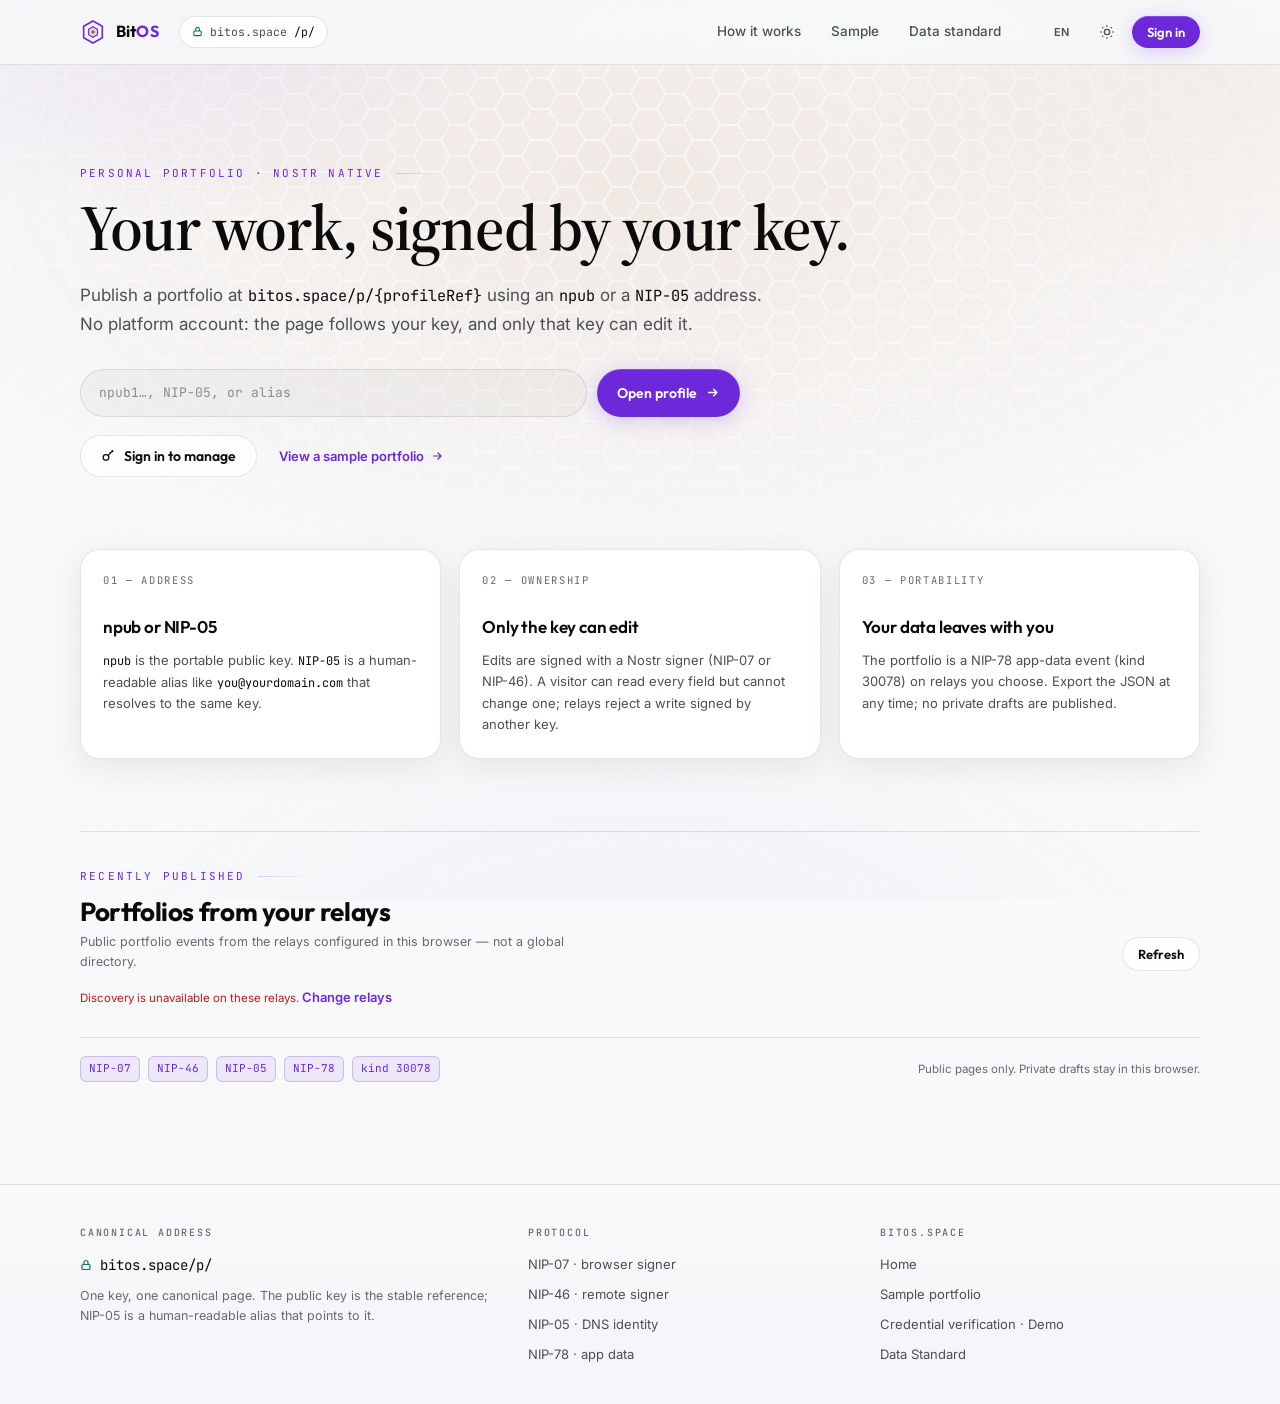
<file: p/index.html>
<!doctype html>
<html lang="en">
  <head>
    <meta charset="UTF-8" />
    <base href="/p/" />
    <meta name="viewport" content="width=device-width, initial-scale=1.0" />
    <meta name="color-scheme" content="dark light" />
    <meta
      name="theme-color"
      content="#0b0b0b"
      id="theme-color"
    />
    <title>Portfolio — bitos.space</title>
    <meta
      name="description"
      content="A personal portfolio addressed by a Nostr key. Open bitos.space/p/{npub or NIP-05} to view it; the key owner can sign in and edit."
    />
    <meta name="robots" content="index, follow" />
    <link rel="canonical" href="https://bitos.space/p/" id="canonical-link" />

    <meta property="og:type" content="profile" />
    <meta property="og:site_name" content="bitos.space" />
    <meta property="og:title" content="Portfolio — bitos.space" id="og-title" />
    <meta
      property="og:description"
      content="A personal portfolio addressed by a Nostr key, owned by the key holder."
      id="og-description"
    />
    <meta property="og:image" content="https://bitos.space/og-image.png" />

    <link rel="preconnect" href="https://fonts.googleapis.com" />
    <link rel="preconnect" href="https://fonts.gstatic.com" crossorigin />
    <link rel="preconnect" href="https://fonts.mts.la" crossorigin />
    <link
      href="https://fonts.googleapis.com/css2?family=Inter:wght@300;400;500;600;700&family=Outfit:wght@400;500;600;700;800&family=Source+Serif+4:ital,opsz,wght@0,8..60,400;0,8..60,600;0,8..60,700;1,8..60,400&family=JetBrains+Mono:wght@400;500&display=swap"
      rel="stylesheet"
    />
    <link
      rel="stylesheet"
      href="https://fonts.mts.la/fonts/chanthavong/chanthavong.css"
    />
    <link rel="stylesheet" href="css/tokens.css?v=5" />
    <link rel="stylesheet" href="css/header.css?v=5" />
    <link rel="stylesheet" href="css/landing.css?v=4" />
    <link rel="stylesheet" href="css/profile.css?v=7" />
    <link rel="stylesheet" href="css/editor.css?v=6" />
    <link rel="stylesheet" href="css/responsive.css?v=3" />
    <link rel="stylesheet" href="css/gallery.css?v=1" />
    <link rel="stylesheet" href="css/themes.css?v=1" />
    <link rel="stylesheet" href="css/layouts.css?v=2" />
    <link rel="modulepreload" href="vendor/nostr-tools.js" />
    <link rel="icon" href="../assets/bitos-icon.svg" type="image/svg+xml" />
    <link rel="icon" href="../favicon.ico" sizes="any" />
    <script>
      try {
        const saved = localStorage.getItem("theme");
        const light =
          saved === "light" ||
          (!saved && window.matchMedia("(prefers-color-scheme: light)").matches);
        if (light) document.documentElement.classList.add("light-mode");
      } catch {
        /* storage unavailable */
      }
    </script>
  </head>
  <body>
    <div class="brand-honeycomb" aria-hidden="true">
      <span class="brand-honeycomb__pattern"></span>
    </div>
    <a class="skip-link" href="#main" data-i18n="Skip to content">Skip to content</a>
    <div class="noise-overlay" aria-hidden="true"></div>

    <header class="topnav">
      <div class="topnav-in">
        <a
          class="brand"
          href="../index.html"
          aria-label="BitOS home"
          data-i18n-aria-label="BitOS home"
        >
          <svg class="mark" viewBox="0 0 32 32" fill="none" aria-hidden="true">
            <path
              d="M16 2.5 27.5 9v14L16 29.5 4.5 23V9L16 2.5Z"
              stroke="currentColor"
              stroke-width="2"
            />
            <path
              d="M16 9.5 21.5 12.7v6.6L16 22.5l-5.5-3.2v-6.6L16 9.5Z"
              fill="rgba(139,92,246,.22)"
              stroke="currentColor"
              stroke-width="1.4"
            />
            <circle cx="16" cy="16" r="2.1" fill="var(--brand-color)" />
          </svg>
          <span class="name">Bit<b>OS</b></span>
        </a>

        <span class="url-chip" id="url-chip" title="Canonical public URL">
          <svg
            class="lock"
            width="11"
            height="11"
            viewBox="0 0 24 24"
            fill="none"
            stroke="currentColor"
            stroke-width="2.4"
            aria-hidden="true"
          >
            <rect x="4" y="11" width="16" height="10" rx="2" />
            <path d="M8 11V7a4 4 0 0 1 8 0v4" />
          </svg>
          <span class="url-prefix">bitos.space</span
          ><span class="path" id="url-chip-path">/p/</span>
        </span>

        <nav
          class="navlinks"
          id="landing-nav"
          aria-label="Portfolio app sections"
          data-i18n-aria-label="Portfolio app sections"
          hidden
        >
          <a href="#how" data-i18n="How it works">How it works</a>
          <a href="?demo=1" data-i18n="Sample">Sample</a>
          <a href="../data-standard.html" data-i18n="Data standard"
            >Data standard</a
          >
        </nav>

        <nav
          class="navlinks"
          id="profile-nav"
          aria-label="Profile sections"
          data-i18n-aria-label="Profile sections"
          hidden
        >
          <a href="#portfolio" data-i18n="Portfolio">Portfolio</a>
          <a href="#gallery" id="nav-gallery" data-i18n="Gallery" hidden>Gallery</a>
          <a href="#skills" data-i18n="Skills">Skills</a>
          <a href="#about" data-i18n="About">About</a>
        </nav>

        <div class="nav-cta">
          <button
            class="icon-btn nav-toggle"
            id="nav-toggle"
            type="button"
            aria-label="Open profile sections"
            data-i18n-aria-label="Open profile sections"
            aria-expanded="false"
            aria-controls="profile-nav"
            hidden
          >
            <svg
              class="nav-toggle__open"
              width="18"
              height="18"
              viewBox="0 0 24 24"
              fill="none"
              stroke="currentColor"
              stroke-width="2"
              aria-hidden="true"
            >
              <path d="M4 7h16M4 12h16M4 17h16" />
            </svg>
            <svg
              class="nav-toggle__close"
              width="18"
              height="18"
              viewBox="0 0 24 24"
              fill="none"
              stroke="currentColor"
              stroke-width="2"
              aria-hidden="true"
            >
              <path d="M18 6 6 18M6 6l12 12" />
            </svg>
          </button>
          <button
            class="icon-btn lang-btn"
            id="lang-btn"
            type="button"
            aria-label="Switch language"
            title="Switch language"
            data-i18n-aria-label="Switch language"
            data-i18n-title="Switch language"
          >
            <span id="current-lang">EN</span>
          </button>
          <button
            class="icon-btn"
            id="theme-btn"
            type="button"
            aria-label="Switch to light theme"
            title="Toggle theme"
            data-i18n-aria-label="Switch to light theme"
            data-i18n-title="Toggle theme"
          >
            <svg
              class="theme-icon theme-icon--moon"
              width="16"
              height="16"
              viewBox="0 0 24 24"
              fill="none"
              stroke="currentColor"
              stroke-width="2"
              aria-hidden="true"
            >
              <path d="M21 12.8A8.5 8.5 0 1 1 11.2 3a6.6 6.6 0 0 0 9.8 9.8Z" />
            </svg>
            <svg
              class="theme-icon theme-icon--sun"
              width="16"
              height="16"
              viewBox="0 0 24 24"
              fill="none"
              stroke="currentColor"
              stroke-width="2"
              aria-hidden="true"
            >
              <circle cx="12" cy="12" r="4" />
              <path d="M12 2v2M12 20v2M4.93 4.93l1.41 1.41M17.66 17.66l1.41 1.41M2 12h2M20 12h2M4.93 19.07l1.41-1.41M17.66 6.34l1.41-1.41" />
            </svg>
          </button>
          <button
            class="btn btn-ghost btn-sm"
            id="share-btn"
            type="button"
            hidden
          >
            <svg
              width="14"
              height="14"
              viewBox="0 0 24 24"
              fill="none"
              stroke="currentColor"
              stroke-width="2"
              aria-hidden="true"
            >
              <circle cx="18" cy="5" r="3" />
              <circle cx="6" cy="12" r="3" />
              <circle cx="18" cy="19" r="3" />
              <path d="m8.6 13.5 6.8 4M15.4 6.5l-6.8 4" />
            </svg>
            <span data-i18n="Share">Share</span>
          </button>
          <a
            class="btn btn-ghost btn-sm nav-my-portfolio"
            id="my-portfolio-link"
            href="/p/"
            aria-label="My portfolio"
            title="My portfolio"
            data-i18n-aria-label="My portfolio"
            data-i18n-title="My portfolio"
            hidden
          >
            <svg
              width="14"
              height="14"
              viewBox="0 0 24 24"
              fill="none"
              stroke="currentColor"
              stroke-width="2"
              aria-hidden="true"
            >
              <rect x="3" y="7" width="18" height="13" rx="2.5" />
              <path d="M8 7V5a2 2 0 0 1 2-2h4a2 2 0 0 1 2 2v2" />
              <path d="M3 12h18" />
            </svg>
            <span class="my-portfolio-label" data-i18n="My portfolio"
              >My portfolio</span
            >
          </a>
          <button class="btn btn-primary btn-sm" id="auth-btn" type="button">
            <span data-i18n="Sign in">Sign in</span>
          </button>
        </div>
      </div>
    </header>

    <div class="demo-banner" id="demo-banner" hidden>
      <svg
        width="14"
        height="14"
        viewBox="0 0 24 24"
        fill="none"
        stroke="currentColor"
        stroke-width="2"
        aria-hidden="true"
      >
        <circle cx="12" cy="12" r="9" />
        <path d="M12 8v5m0 3h.01" />
      </svg>
      <span
        data-i18n="Preview with sample data — not a published profile. Nothing here is signed or stored on a relay."
        >Preview with sample data — not a published profile. Nothing here is
        signed or stored on a relay.</span
      >
    </div>

    <main id="main" hidden>
      <!-- ==================== LOOKUP / LANDING ==================== -->
      <section id="landing-view" class="landing wrap" aria-labelledby="landing-title" hidden>
        <div class="landing-copy">
          <div class="kicker" data-i18n="Personal portfolio · Nostr native">
            Personal portfolio · Nostr native
          </div>
          <h1 id="landing-title" data-i18n="Your work, signed by your key.">
            Your work, signed by your key.
          </h1>
          <p
            class="landing-lead"
            data-i18n-html="Publish a portfolio at <span class=&quot;mono&quot;>bitos.space/p/{profileRef}</span> using an <span class=&quot;mono&quot;>npub</span> or a <span class=&quot;mono&quot;>NIP-05</span> address. No platform account: the page follows your key, and only that key can edit it."
          >
            Publish a portfolio at
            <span class="mono">bitos.space/p/{profileRef}</span> using an
            <span class="mono">npub</span> or a
            <span class="mono">NIP-05</span> address. No platform account: the
            page follows your key, and only that key can edit it.
          </p>

          <form class="lookup" id="lookup-form" novalidate>
            <label
              class="sr-only"
              for="lookup-input"
              data-i18n="Profile reference"
              >Profile reference</label
            >
            <input
              id="lookup-input"
              type="text"
              autocomplete="off"
              spellcheck="false"
              placeholder="npub1…, NIP-05, or alias"
              data-i18n-placeholder="npub1…, NIP-05, or alias"
            />
            <button class="btn btn-primary" type="submit">
              <span data-i18n="Open profile">Open profile</span>
              <svg
                width="15"
                height="15"
                viewBox="0 0 24 24"
                fill="none"
                stroke="currentColor"
                stroke-width="2.2"
                aria-hidden="true"
              >
                <path d="M5 12h14m-6-6 6 6-6 6" />
              </svg>
            </button>
          </form>

          <div class="landing-actions">
            <button class="btn btn-ghost" id="landing-signin" type="button">
              <svg
                width="15"
                height="15"
                viewBox="0 0 24 24"
                fill="none"
                stroke="currentColor"
                stroke-width="2"
                aria-hidden="true"
              >
                <circle cx="8" cy="15" r="4.5" />
                <path d="m11.2 11.8 8-8M17 4l2.5 2.5M14 7l2 2" />
              </svg>
              <span id="landing-signin-label" data-i18n="Sign in to manage"
                >Sign in to manage</span
              >
            </button>
            <a class="head-link" href="?demo=1"
              ><span data-i18n="View a sample portfolio"
                >View a sample portfolio</span
              >
              <svg
                width="14"
                height="14"
                viewBox="0 0 24 24"
                fill="none"
                stroke="currentColor"
                stroke-width="2"
                aria-hidden="true"
              >
                <path d="M5 12h14m-6-6 6 6-6 6" />
              </svg>
            </a>
          </div>

          <div class="landing-note" id="landing-session" hidden></div>
        </div>

        <div class="landing-grid" id="how">
          <article class="tile landing-card">
            <div class="tile-title" data-i18n="01 — Address">01 — Address</div>
            <h3 data-i18n="npub or NIP-05">npub or NIP-05</h3>
            <p
              data-i18n-html="<span class=&quot;mono&quot;>npub</span> is the portable public key. <span class=&quot;mono&quot;>NIP-05</span> is a human-readable alias like <span class=&quot;mono&quot;>you@yourdomain.com</span> that resolves to the same key."
            >
              <span class="mono">npub</span> is the portable public key.
              <span class="mono">NIP-05</span> is a human-readable alias like
              <span class="mono">you@yourdomain.com</span> that resolves to the
              same key.
            </p>
          </article>
          <article class="tile landing-card">
            <div class="tile-title" data-i18n="02 — Ownership">
              02 — Ownership
            </div>
            <h3 data-i18n="Only the key can edit">Only the key can edit</h3>
            <p
              data-i18n="Edits are signed with a Nostr signer (NIP-07 or NIP-46). A visitor can read every field but cannot change one; relays reject a write signed by another key."
            >
              Edits are signed with a Nostr signer (NIP-07 or NIP-46). A visitor can read
              every field but cannot change one; relays reject a write signed by
              another key.
            </p>
          </article>
          <article class="tile landing-card">
            <div class="tile-title" data-i18n="03 — Portability">
              03 — Portability
            </div>
            <h3 data-i18n="Your data leaves with you">
              Your data leaves with you
            </h3>
            <p
              data-i18n="The portfolio is a NIP-78 app-data event (kind 30078) on relays you choose. Export the JSON at any time; no private drafts are published."
            >
              The portfolio is a NIP-78 app-data event (kind 30078) on relays you
              choose. Export the JSON at any time; no private drafts are
              published.
            </p>
          </article>
        </div>

        <section class="recent-section" id="recent-section" hidden aria-labelledby="recent-title">
          <div class="recent-head">
            <div>
              <div class="kicker" data-i18n="Recently published">
                Recently published
              </div>
              <h2 id="recent-title" data-i18n="Portfolios from your relays">
                Portfolios from your relays
              </h2>
              <p
                class="recent-lead"
                data-i18n="Public portfolio events from the relays configured in this browser — not a global directory."
              >
                Public portfolio events from the relays configured in this
                browser — not a global directory.
              </p>
            </div>
            <button class="btn btn-ghost btn-sm" id="recent-refresh" type="button">
              <span data-i18n="Refresh">Refresh</span>
            </button>
          </div>
          <div class="recent-grid" id="recent-grid"></div>
          <p class="recent-status" id="recent-status" aria-live="polite"></p>
          <div class="recent-more-wrap">
            <button class="btn btn-ghost btn-sm" id="recent-more" type="button" hidden>
              <span data-i18n="Load more">Load more</span>
            </button>
          </div>
        </section>

        <div class="landing-foot">
          <span class="mono">NIP-07</span>
          <span class="mono">NIP-46</span>
          <span class="mono">NIP-05</span>
          <span class="mono">NIP-78</span>
          <span class="mono">kind 30078</span>
          <span
            class="landing-foot-note"
            data-i18n="Public pages only. Private drafts stay in this browser."
            >Public pages only. Private drafts stay in this browser.</span
          >
        </div>
      </section>

      <!-- ==================== LOADING / EMPTY / ERROR ==================== -->
      <section id="state-view" class="state-view wrap" aria-live="polite" hidden>
        <div class="state-card">
          <div class="state-spinner" id="state-spinner" aria-hidden="true"></div>
          <div class="state-icon" id="state-icon" hidden></div>
          <h2 id="state-title">Resolving profile…</h2>
          <div id="state-text" class="state-text"></div>
          <div class="hero-actions state-actions" id="state-actions"></div>
        </div>
      </section>

      <!-- ==================== PROFILE SKELETON ==================== -->
      <section
        id="profile-skeleton"
        class="profile-skeleton"
        role="status"
        aria-live="polite"
        hidden
      ></section>

      <!-- ==================== PROFILE ==================== -->
      <div id="profile-view" class="profile" hidden></div>

    <!-- ==================== OWNER EDITOR PAGE ==================== -->
    <section id="editor-view" class="editor-page" hidden aria-labelledby="editor-title">
      <div class="wrap">
        <header class="editor-page-head">
          <div class="editor-page-title">
            <div class="kicker" data-i18n="Owner mode">Owner mode</div>
            <h1 id="editor-title" data-i18n="Edit portfolio">Edit portfolio</h1>
            <p class="editor-owner" id="editor-owner"></p>
            <p class="editor-status" id="editor-status" data-i18n="Not published yet.">Not published yet.</p>
          </div>
          <div class="editor-page-actions">
            <button class="btn btn-ghost" type="button" data-editor-close>
              <svg width="15" height="15" viewBox="0 0 24 24" fill="none" stroke="currentColor" stroke-width="2" aria-hidden="true">
                <path d="M19 12H5m6 6-6-6 6-6" />
              </svg>
              <span data-i18n="View public page">View public page</span>
            </button>
            <button class="btn btn-primary" type="button" data-editor-publish>
              <span class="btn-spinner" aria-hidden="true"></span>
              <svg class="btn-icon" width="14" height="14" viewBox="0 0 24 24" fill="none" stroke="currentColor" stroke-width="2" aria-hidden="true">
                <path d="M12 2 4.5 5v6c0 5 3.2 8.6 7.5 10 4.3-1.4 7.5-5 7.5-10V5L12 2Z" />
                <path d="m8.8 12 2.2 2.2 4.2-4.4" />
              </svg>
              <span data-publish-label>Publish</span>
            </button>
          </div>
        </header>

        <div
          class="editor-tabs editor-page-tabs"
          role="tablist"
          aria-label="Editor sections"
          data-i18n-aria-label="Editor sections"
        >
          <button
            class="editor-tab is-active"
            type="button"
            role="tab"
            aria-selected="true"
            data-tab="profile"
            data-i18n="Profile"
          >
            Profile
          </button>
          <button
            class="editor-tab"
            type="button"
            role="tab"
            aria-selected="false"
            data-tab="projects"
            data-i18n="Projects"
          >
            Projects
          </button>
          <button
            class="editor-tab"
            type="button"
            role="tab"
            aria-selected="false"
            data-tab="gallery"
            data-i18n="Gallery"
          >
            Gallery
          </button>
          <button
            class="editor-tab"
            type="button"
            role="tab"
            aria-selected="false"
            data-tab="skills"
            data-i18n="Skills"
          >
            Skills
          </button>
          <button
            class="editor-tab"
            type="button"
            role="tab"
            aria-selected="false"
            data-tab="publish"
            data-i18n="Publish"
          >
            Publish
          </button>
        </div>

        <div class="editor-body" id="editor-body">
          <!-- PROFILE TAB -->
          <section class="editor-panel" data-panel="profile">
            <div class="editor-section">
              <div class="editor-section-head">
                <h3 data-i18n="Identity">Identity</h3>
                <span
                  class="fine"
                  data-i18n="Public fields. No address or phone is required."
                  >Public fields. No address or phone is required.</span
                >
              </div>
              <div class="field-grid">
                <label class="field">
                  <span
                    ><span data-i18n="Name">Name</span>
                    <b class="req">*</b></span
                  >
                  <input id="f-name" type="text" maxlength="80" autocomplete="name" />
                </label>
                <label class="field">
                  <span data-i18n="Short name">Short name</span>
                  <input id="f-displayName" type="text" maxlength="40" />
                </label>
                <div class="field span2">
                  <span data-i18n="Portfolio type">Portfolio type</span>
                  <div
                    class="type-picker"
                    role="radiogroup"
                    aria-label="Portfolio type"
                    data-i18n-aria-label="Portfolio type"
                  >
                    <label class="type-option">
                      <input type="radio" name="portfolio-type" value="personal" />
                      <span class="type-icon" aria-hidden="true">
                        <svg width="16" height="16" viewBox="0 0 24 24" fill="none" stroke="currentColor" stroke-width="1.9">
                          <circle cx="12" cy="8" r="3.4" />
                          <path d="M5 20c.9-3.7 3.7-5.6 7-5.6s6.1 1.9 7 5.6" />
                        </svg>
                      </span>
                      <span class="type-copy">
                        <span class="type-name" data-i18n="Personal portfolio"
                          >Personal portfolio</span
                        >
                        <span
                          class="type-desc"
                          data-i18n="One person's work, skills and evidence."
                          >One person's work, skills and evidence.</span
                        >
                      </span>
                    </label>
                    <label class="type-option">
                      <input type="radio" name="portfolio-type" value="organization" />
                      <span class="type-icon" aria-hidden="true">
                        <svg width="16" height="16" viewBox="0 0 24 24" fill="none" stroke="currentColor" stroke-width="1.9">
                          <path d="M4 21V5.5A1.5 1.5 0 0 1 5.5 4h7A1.5 1.5 0 0 1 14 5.5V21" />
                          <path d="M14 9h4.5A1.5 1.5 0 0 1 20 10.5V21M2 21h20M7 8h4M7 12h4M7 16h4M17 13v3" />
                        </svg>
                      </span>
                      <span class="type-copy">
                        <span class="type-name" data-i18n="Organization / business"
                          >Organization / business</span
                        >
                        <span
                          class="type-desc"
                          data-i18n="Team page with a business presence link on BNOS."
                          >Team page with a business presence link on BNOS.</span
                        >
                      </span>
                    </label>
                  </div>
                  <a
                    class="type-more"
                    id="type-more"
                    href="https://bnos.space/b"
                    target="_blank"
                    rel="noopener noreferrer"
                    hidden
                    data-i18n="Open BNOS business presence ↗"
                    >Open BNOS business presence ↗</a
                  >
                </div>
                <label class="field span2">
                  <span data-i18n="Headline">Headline</span>
                  <input id="f-headline" type="text" maxlength="160" />
                </label>
                <label class="field span2">
                  <span data-i18n="Introduction">Introduction</span>
                  <textarea id="f-bio" rows="5" maxlength="2000"></textarea>
                </label>
                <label class="field">
                  <span data-i18n="Location">Location</span>
                  <input id="f-location" type="text" maxlength="80" />
                </label>
                <label class="field">
                  <span data-i18n="Time zone">Time zone</span>
                  <input id="f-timezone" type="text" maxlength="40" placeholder="UTC+7" />
                </label>
                <label class="field">
                  <span data-i18n="Languages">Languages</span>
                  <input id="f-languages" type="text" maxlength="120" placeholder="EN, ລາວ" />
                </label>
                <label class="field">
                  <span data-i18n="Availability">Availability</span>
                  <select id="f-availability">
                    <option value="" data-i18n="Not stated">Not stated</option>
                    <option value="available" data-i18n="Available">Available</option>
                    <option value="open" data-i18n="Open to work">Open to work</option>
                    <option value="select" data-i18n="Select projects only">Select projects only</option>
                    <option value="unavailable" data-i18n="Unavailable">Unavailable</option>
                  </select>
                </label>
                <label class="field span2">
                  <span data-i18n="Availability note">Availability note</span>
                  <input
                    id="f-availabilityNote"
                    type="text"
                    maxlength="120"
                    placeholder="Available for select projects"
                    data-i18n-placeholder="Available for select projects"
                  />
                </label>
                <label class="field">
                  <span data-i18n="Avatar URL">Avatar URL</span>
                  <input id="f-avatar" type="url" placeholder="https://…" />
                </label>
                <label class="field">
                  <span data-i18n="Banner URL">Banner URL</span>
                  <input id="f-banner" type="url" placeholder="https://…" />
                </label>
              </div>
            </div>

            <div class="editor-section">
              <div class="editor-section-head">
                <div>
                  <h3 data-i18n="Portfolio style">Portfolio style</h3>
                  <span
                    class="fine"
                    data-i18n="Each style changes the layout and palette of your public page. The choice is published with your portfolio and also drives the browser theme-color."
                    >Each style changes the layout and palette of your public
                    page. The choice is published with your portfolio and also
                    drives the browser theme-color.</span
                  >
                </div>
              </div>
              <div
                class="theme-picker"
                role="radiogroup"
                aria-label="Portfolio theme"
                data-i18n-aria-label="Portfolio theme"
              >
                <label class="theme-card">
                  <input type="radio" name="portfolio-theme" value="obsidian" />
                  <span class="theme-swatch theme-swatch--obsidian" aria-hidden="true">
                    <i></i><i></i><i></i><i></i><i></i><i></i>
                  </span>
                  <span class="theme-card-text">
                    <span
                      class="theme-name"
                      data-i18n-html="Spotlight <b>Obsidian</b>"
                      >Spotlight <b>Obsidian</b></span
                    >
                    <span
                      class="theme-desc"
                      data-i18n="Featured bento, sticky details, dark violet glass."
                      >Featured bento, sticky details, dark violet glass.</span
                    >
                  </span>
                </label>
                <label class="theme-card">
                  <input type="radio" name="portfolio-theme" value="parchment" />
                  <span class="theme-swatch theme-swatch--parchment" aria-hidden="true">
                    <i></i><i></i><i></i><i></i><i></i><i></i>
                  </span>
                  <span class="theme-card-text">
                    <span
                      class="theme-name"
                      data-i18n-html="Editorial <b>Parchment</b>"
                      >Editorial <b>Parchment</b></span
                    >
                    <span
                      class="theme-desc"
                      data-i18n="Single-column paper, alternating work rows."
                      >Single-column paper, alternating work rows.</span
                    >
                  </span>
                </label>
                <label class="theme-card">
                  <input type="radio" name="portfolio-theme" value="signal" />
                  <span class="theme-swatch theme-swatch--signal" aria-hidden="true">
                    <i></i><i></i><i></i><i></i><i></i><i></i>
                  </span>
                  <span class="theme-card-text">
                    <span
                      class="theme-name"
                      data-i18n-html="Dossier <b>Signal</b>"
                      >Dossier <b>Signal</b></span
                    >
                    <span
                      class="theme-desc"
                      data-i18n="Compact terminal grid, dense media wall."
                      >Compact terminal grid, dense media wall.</span
                    >
                  </span>
                </label>
              </div>
              <p
                class="fine"
                data-i18n="The style changes layout and palette only — your content, media and signed data stay the same. It sets the default mode; visitors can switch dark or light on your public page."
              >
                The style changes layout and palette only — your content,
                media and signed data stay the same. It sets the default
                mode; visitors can switch dark or light on your public page.
              </p>
            </div>

            <div class="editor-section">
              <div class="editor-section-head">
                <h3 data-i18n="Identity links">Identity links</h3>
                <span
                  class="fine"
                  data-i18n="Optional. NIP-05 is verified against DNS when present."
                  >Optional. NIP-05 is verified against DNS when present.</span
                >
              </div>
              <div class="field-grid">
                <label class="field">
                  <span>NIP-05</span>
                  <input id="f-nip05" type="text" placeholder="you@yourdomain.com" />
                </label>
                <label class="field">
                  <span data-i18n="Contact label">Contact label</span>
                  <input
                    id="f-contactLabel"
                    type="text"
                    maxlength="60"
                    placeholder="Request contact"
                    data-i18n-placeholder="Request contact"
                  />
                </label>
                <label class="field span2">
                  <span data-i18n="Contact link">Contact link</span>
                  <input
                    id="f-contactUrl"
                    type="text"
                    placeholder="mailto:you@example.com or https://…"
                    data-i18n-placeholder="mailto:you@example.com or https://…"
                  />
                </label>
              </div>
              <p
                class="fine"
                data-i18n="The contact button opens your chosen link. bitos.space does not store messages or inquiries."
              >
                The contact button opens your chosen link. bitos.space does not
                store messages or inquiries.
              </p>

              <div class="nip05-wizard">
                <button class="btn btn-ghost btn-sm" id="nip05-build" type="button">
                  <span data-i18n="Set up NIP-05">Set up NIP-05</span>
                </button>
                <p
                  class="fine"
                  data-i18n="You need a domain you control. The wizard generates the file that maps your name to your key, then verifies it live."
                >
                  You need a domain you control. The wizard generates the file
                  that maps your name to your key, then verifies it live.
                </p>
                <div class="nip05-panel" id="nip05-panel" hidden>
                  <p class="fine">
                    <span data-i18n="Host this file at">Host this file at</span>
                    <code id="nip05-file-url" class="mono"></code>
                    <span data-i18n="with">with</span>
                    <code class="mono">Access-Control-Allow-Origin: *</code>
                    <span data-i18n="and a JSON content type."
                      >and a JSON content type.</span
                    >
                  </p>
                  <pre class="nip05-json"><code id="nip05-json" class="mono"></code></pre>
                  <div class="hero-actions">
                    <button class="btn btn-ghost btn-sm" id="nip05-copy" type="button">
                      <span data-i18n="Copy JSON">Copy JSON</span>
                    </button>
                    <button class="btn btn-primary btn-sm" id="nip05-verify" type="button">
                      <span data-i18n="Verify now">Verify now</span>
                    </button>
                  </div>
                  <p class="status-line nip05-status" id="nip05-status" aria-live="polite"></p>
                </div>
              </div>
            </div>

            <div class="editor-section">
              <div class="editor-section-head">
                <h3 data-i18n="Links">Links</h3>
                <button class="btn btn-ghost btn-sm" type="button" data-add="link">
                  <span data-i18n="Add link">Add link</span>
                </button>
              </div>
              <div id="links-editor" class="repeat-list"></div>
            </div>
          </section>

          <!-- PROJECTS TAB -->
          <section class="editor-panel" data-panel="projects" hidden>
            <div class="editor-section">
              <div class="editor-section-head">
                <div>
                  <h3 data-i18n="Portfolio projects">Portfolio projects</h3>
                  <span
                    class="fine"
                    data-i18n="Only checked projects are included in the signed public event. Unchecked projects stay in this browser as drafts."
                    >Only checked projects are included in the signed public
                    event. Unchecked projects stay in this browser as drafts.</span
                  >
                </div>
                <button class="btn btn-ghost btn-sm" type="button" data-add="project">
                  <span data-i18n="Add project">Add project</span>
                </button>
              </div>
              <div id="projects-editor" class="repeat-list"></div>
            </div>
          </section>

          <!-- GALLERY TAB -->
          <section class="editor-panel" data-panel="gallery" hidden>
            <div class="editor-section">
              <div class="editor-section-head">
                <div>
                  <h3 data-i18n="Gallery">Gallery</h3>
                  <span
                    class="fine"
                    data-i18n="Uploads go to BitOS media storage first; if that service is unavailable, the Blossom server below is used as a fallback. Your event stores only the returned links, so media stays out of the signed data."
                    >Uploads go to BitOS media storage first; if that service is
                    unavailable, the Blossom server below is used as a fallback.
                    Your event stores only the returned links, so media stays
                    out of the signed data.</span
                  >
                </div>
              </div>

              <div class="gallery-drop" id="gallery-drop">
                <div class="gallery-drop-text">
                  <strong data-i18n="Drop images or video here"
                    >Drop images or video here</strong
                  >
                  <span
                    data-i18n="Files upload to BitOS with your Blossom server as fallback; only the returned links are stored in your event. Images up to 20 MB, MP4/WebM up to 100 MB."
                    >Files upload to BitOS with your Blossom server as
                    fallback; only the returned links are stored in your event.
                    Images up to 20 MB, MP4/WebM up to 100 MB.</span
                  >
                </div>
                <div class="hero-actions">
                  <button
                    class="btn btn-primary btn-sm"
                    id="gallery-upload-media"
                    type="button"
                    title="Upload images or video to your Blossom server"
                    data-i18n-title="Upload images or video to your Blossom server"
                  >
                    <span data-i18n="Upload media">Upload media</span>
                  </button>
                  <button class="btn btn-ghost btn-sm" id="gallery-add-image-url" type="button">
                    <span data-i18n="Add image URL">Add image URL</span>
                  </button>
                  <button class="btn btn-ghost btn-sm" id="gallery-add-video" type="button">
                    <span data-i18n="Add video link">Add video link</span>
                  </button>
                </div>
                <input
                  id="gallery-media-file"
                  type="file"
                  accept="image/*,video/mp4,video/webm"
                  multiple
                  hidden
                />
              </div>

              <p
                class="upload-status"
                id="gallery-upload-status"
                role="status"
                aria-live="polite"
              ></p>

              <label class="field blossom-field">
                <span data-i18n="Blossom fallback server"
                  >Blossom fallback server</span
                >
                <input
                  id="f-blossom"
                  type="url"
                  spellcheck="false"
                  placeholder="https://blossom.primal.net"
                />
                <span class="tag-hint"
                  ><span
                    data-i18n="Used only if the BitOS media service is unavailable. Files stay on that server and are linked into your event — the event never contains the media bytes. Saved in this browser."
                    >Used only if the BitOS media service is unavailable. Files
                    stay on that server and are linked into your event — the event
                    never contains the media bytes. Saved in this browser.</span
                  >
                  <a
                    href="https://github.com/hzrd149/blossom"
                    target="_blank"
                    rel="noopener noreferrer"
                    data-i18n="Blossom spec"
                    >Blossom spec</a
                  >.</span
                >
              </label>

              <div class="media-budget" id="gallery-budget"></div>
              <div id="gallery-editor" class="repeat-list gallery-editor"></div>
            </div>

            <div class="editor-section">
              <div class="editor-section-head">
                <h3 data-i18n="How media is stored">How media is stored</h3>
              </div>
              <ul class="media-notes">
                <li
                  data-i18n-html="<strong>Upload media</strong> sends images or video to the BitOS media service first. If it is unavailable, the Blossom server above is used with a signed upload request. Only the returned https:// links are stored in your event, so keep the files available at those hosts."
                >
                  <strong>Upload media</strong> sends images or video to the
                  BitOS media service first. If it is unavailable, the Blossom
                  server above is used with a signed upload request. Only the
                  returned https:// links are stored in your event, so keep the
                  files available at those hosts.
                </li>
                <li
                  data-i18n-html="<strong>Images and video</strong> can also be added as hosted URLs. Images are never embedded into the event anymore; older profiles with embedded images remain readable and are shown with the legacy budget above."
                >
                  <strong>Images and video</strong> can also be added as hosted
                  URLs. Images are never embedded into the event anymore; older
                  profiles with embedded images remain readable and are shown
                  with the legacy budget above.
                </li>
                <li
                  data-i18n-html="<strong>Video previews</strong> use a generated poster frame, uploaded alongside the video and stored as a link."
                >
                  <strong>Video previews</strong> use a generated poster frame,
                  uploaded alongside the video and stored as a link.
                </li>
                <li
                  data-i18n-html="<strong>Alt text and captions</strong> make the gallery usable for screen readers and give visitors context before they open an item."
                >
                  <strong>Alt text and captions</strong> make the gallery
                  usable for screen readers and give visitors context before
                  they open an item.
                </li>
                <li
                  data-i18n="Relays enforce different event size limits. Media links keep the signed event small; publishing only sends the links."
                >
                  Relays enforce different event size limits. Media links keep
                  the signed event small; publishing only sends the links.
                </li>
                <li
                  data-i18n="Unchecked items stay in this browser as drafts and are never included in the signed public event."
                >
                  Unchecked items stay in this browser as drafts and are never
                  included in the signed public event.
                </li>
              </ul>
            </div>
          </section>

          <!-- SKILLS TAB -->
          <section class="editor-panel" data-panel="skills" hidden>
            <div class="editor-section">
              <div class="editor-section-head">
                <div>
                  <h3 data-i18n="Skills">Skills</h3>
                  <span
                    class="fine"
                    data-i18n="Two grades only: your own claim, or evidence listed by an issuer. No global rating."
                    >Two grades only: your own claim, or evidence listed by an
                    issuer. No global rating.</span
                  >
                </div>
                <button class="btn btn-ghost btn-sm" type="button" data-add="skill">
                  <span data-i18n="Add skill">Add skill</span>
                </button>
              </div>
              <div id="skills-editor" class="repeat-list"></div>
            </div>

            <div class="editor-section">
              <div class="editor-section-head">
                <div>
                  <h3 data-i18n="Credentials">Credentials</h3>
                  <span
                    class="fine"
                    data-i18n="Optional. The issuer is shown with each record; bitos.space does not independently verify it."
                    >Optional. The issuer is shown with each record; bitos.space
                    does not independently verify it.</span
                  >
                </div>
                <button class="btn btn-ghost btn-sm" type="button" data-add="credential">
                  <span data-i18n="Add credential">Add credential</span>
                </button>
              </div>
              <div id="credentials-editor" class="repeat-list"></div>
            </div>
          </section>

          <!-- PUBLISH TAB -->
          <section class="editor-panel" data-panel="publish" hidden>
            <div class="editor-section">
              <div class="editor-section-head">
                <h3 data-i18n="Publish">Publish</h3>
              </div>
              <div class="publish-card">
                <div class="publish-row">
                  <span class="publish-k" data-i18n="Event">Event</span>
                  <span class="mono">kind 30078 · NIP-78 app data</span>
                </div>
                <div class="publish-row">
                  <span class="publish-k" data-i18n="Replaceable key"
                    >Replaceable key</span
                  >
                  <span class="mono">d = bitos.space:portfolio:v1</span>
                </div>
                <div class="publish-row">
                  <span class="publish-k" data-i18n="Public URL">Public URL</span>
                  <span class="mono" id="editor-url">…</span>
                </div>
                <div class="publish-row">
                  <span class="publish-k" data-i18n="Drafts">Drafts</span>
                  <span data-i18n="Kept in this browser only"
                    >Kept in this browser only</span
                  >
                </div>
              </div>
              <p
                class="fine"
                data-i18n="Publishing replaces the previous portfolio event for the same key. Readers always see the newest signed version. Your signer will ask for approval before anything is sent."
              >
                Publishing replaces the previous portfolio event for the same
                key. Readers always see the newest signed version. Your signer
                will ask for approval before anything is sent.
              </p>
              <p
                class="fine"
                data-i18n-html="<strong>Kind 0 is separate.</strong> This editor does not overwrite your Nostr profile metadata (name, about, avatar and NIP-05 used by other clients). Those fields are only used as a fallback when the portfolio leaves them empty."
              >
                <strong>Kind 0 is separate.</strong> This editor does not
                overwrite your Nostr profile metadata (name, about, avatar and
                NIP-05 used by other clients). Those fields are only used as a
                fallback when the portfolio leaves them empty.
              </p>
            </div>

            <div class="editor-section">
              <div class="editor-section-head">
                <h3 data-i18n="Relays">Relays</h3>
                <button class="btn btn-ghost btn-sm" type="button" id="save-relays">
                  <span data-i18n="Save relays">Save relays</span>
                </button>
              </div>
              <textarea id="f-relays" rows="5" spellcheck="false"></textarea>
              <p
                class="fine"
                data-i18n="One WebSocket URL per line. Choose relays you trust to keep your public portfolio available. Defaults are public relays."
              >
                One WebSocket URL per line. Choose relays you trust to keep your
                public portfolio available. Defaults are public relays.
              </p>
            </div>

            <div class="editor-section">
              <div class="editor-section-head">
                <h3 data-i18n="Portability">Portability</h3>
              </div>
              <div class="hero-actions">
                <button class="btn btn-ghost" type="button" id="export-btn">
                  <svg
                    width="15"
                    height="15"
                    viewBox="0 0 24 24"
                    fill="none"
                    stroke="currentColor"
                    stroke-width="2"
                    aria-hidden="true"
                  >
                    <path d="M12 3v12m0 0 4-4m-4 4-4-4" />
                    <path d="M4 17v2a2 2 0 0 0 2 2h12a2 2 0 0 0 2-2v-2" />
                  </svg>
                  <span data-i18n="Export JSON">Export JSON</span>
                </button>
                <button class="btn btn-ghost" type="button" id="import-btn">
                  <svg
                    width="15"
                    height="15"
                    viewBox="0 0 24 24"
                    fill="none"
                    stroke="currentColor"
                    stroke-width="2"
                    aria-hidden="true"
                  >
                    <path d="M12 15V3m0 0 4 4m-4-4L8 7" />
                    <path d="M4 17v2a2 2 0 0 0 2 2h12a2 2 0 0 0 2-2v-2" />
                  </svg>
                  <span data-i18n="Import JSON">Import JSON</span>
                </button>
                <input id="import-file" type="file" accept="application/json,.json" hidden />
              </div>
              <p
                class="fine"
                data-i18n="Export includes local drafts. Import accepts a previously exported file and keeps it as a local draft until you publish."
              >
                Export includes local drafts. Import accepts a previously
                exported file and keeps it as a local draft until you publish.
              </p>
            </div>

            <div class="editor-section" id="publish-results-wrap" hidden>
              <div class="editor-section-head">
                <h3 data-i18n="Relay results">Relay results</h3>
              </div>
              <ul class="relay-results" id="publish-results"></ul>
            </div>
          </section>
        </div>

        <footer class="editor-foot editor-page-foot">
          <div class="editor-foot-meta">
            <button class="editor-back-link" type="button" data-editor-close>
              <svg width="14" height="14" viewBox="0 0 24 24" fill="none" stroke="currentColor" stroke-width="2" aria-hidden="true">
                <path d="M19 12H5m6 6-6-6 6-6" />
              </svg>
              <span data-i18n="View public page">View public page</span>
            </button>
            <span class="save-state" id="save-state" data-i18n="No changes yet"
              >No changes yet</span
            >
          </div>
          <div class="editor-actions">
            <button class="btn btn-ghost btn-sm" type="button" id="discard-draft">
              <span data-i18n="Discard draft">Discard draft</span>
            </button>
            <button class="btn btn-ghost btn-sm" type="button" id="save-draft">
              <span data-i18n="Save draft">Save draft</span>
            </button>
            <button class="btn btn-primary btn-sm" type="button" id="publish-btn">
              <span class="btn-spinner" aria-hidden="true"></span>
              <svg
                class="btn-icon"
                width="14"
                height="14"
                viewBox="0 0 24 24"
                fill="none"
                stroke="currentColor"
                stroke-width="2"
                aria-hidden="true"
              >
                <path d="M12 2 4.5 5v6c0 5 3.2 8.6 7.5 10 4.3-1.4 7.5-5 7.5-10V5L12 2Z" />
                <path d="m8.8 12 2.2 2.2 4.2-4.4" />
              </svg>
              <span data-publish-label>Publish to Nostr</span>
            </button>
          </div>
        </footer>
      </div>
    </section>

    </main>

    <footer class="footer">
      <div class="footer-in">
        <div>
          <h4 data-i18n="Canonical address">Canonical address</h4>
          <div class="big-url" id="footer-url">
            <svg
              class="lock"
              width="12"
              height="12"
              viewBox="0 0 24 24"
              fill="none"
              stroke="currentColor"
              stroke-width="2.4"
              aria-hidden="true"
            >
              <rect x="4" y="11" width="16" height="10" rx="2" />
              <path d="M8 11V7a4 4 0 0 1 8 0v4" />
            </svg>
            <span>bitos.space/p/</span>
          </div>
          <p
            data-i18n="One key, one canonical page. The public key is the stable reference; NIP-05 is a human-readable alias that points to it."
          >
            One key, one canonical page. The public key is the stable reference;
            NIP-05 is a human-readable alias that points to it.
          </p>
        </div>
        <div>
          <h4 data-i18n="Protocol">Protocol</h4>
          <div class="f-links">
            <a
              href="https://github.com/nostr-protocol/nips/blob/master/07.md"
              target="_blank"
              rel="noopener"
              >NIP-07 · browser signer</a
            >
            <a
              href="https://github.com/nostr-protocol/nips/blob/master/46.md"
              target="_blank"
              rel="noopener"
              >NIP-46 · remote signer</a
            >
            <a
              href="https://github.com/nostr-protocol/nips/blob/master/05.md"
              target="_blank"
              rel="noopener"
              >NIP-05 · DNS identity</a
            >
            <a
              href="https://github.com/nostr-protocol/nips/blob/master/78.md"
              target="_blank"
              rel="noopener"
              >NIP-78 · app data</a
            >
          </div>
        </div>
        <div>
          <h4>bitos.space</h4>
          <div class="f-links">
            <a href="../index.html" data-i18n="Home">Home</a>
            <a href="?demo=1" data-i18n="Sample portfolio">Sample portfolio</a>
            <a href="/p/verify/" data-i18n="Credential verification · Demo"
              >Credential verification · Demo</a
            >
            <a href="../data-standard.html" data-i18n="Data Standard"
              >Data Standard</a
            >
          </div>
        </div>
      </div>
    </footer>

    <!-- ==================== CONFIRM DIALOG ==================== -->
    <dialog
      class="dialog dialog--confirm"
      id="confirm-dialog"
      aria-labelledby="confirm-title"
      aria-describedby="confirm-message"
    >
      <div class="dialog-card">
        <div class="dialog-head">
          <div>
            <div class="kicker" id="confirm-kicker" data-i18n="Confirm">
              Confirm
            </div>
            <h2 id="confirm-title" data-i18n="Are you sure?">Are you sure?</h2>
          </div>
          <button
            class="dialog-close"
            type="button"
            data-close="confirm-dialog"
            aria-label="Close"
            data-i18n-aria-label="Close"
          >
            <svg width="18" height="18" viewBox="0 0 24 24" fill="none" stroke="currentColor" stroke-width="2" aria-hidden="true">
              <path d="M18 6 6 18M6 6l12 12" />
            </svg>
          </button>
        </div>
        <div class="dialog-body">
          <p class="confirm-message" id="confirm-message"></p>
          <div class="confirm-actions">
            <button class="btn btn-ghost" id="confirm-cancel" type="button">
              <span data-i18n="Cancel">Cancel</span>
            </button>
            <button class="btn btn-danger" id="confirm-accept" type="button">
              <span data-i18n="Confirm">Confirm</span>
            </button>
          </div>
        </div>
      </div>
    </dialog>

    <!-- ==================== SIGN IN DIALOG ==================== -->
    <dialog class="dialog dialog--signin" id="signin-dialog" aria-labelledby="signin-title">
      <div class="dialog-card">
        <div class="dialog-head">
          <div>
            <div class="kicker" data-i18n="Owner mode">Owner mode</div>
            <h2 id="signin-title" data-i18n="Sign in with a Nostr signer">
              Sign in with a Nostr signer
            </h2>
          </div>
          <button
            class="dialog-close"
            type="button"
            data-close="signin-dialog"
            aria-label="Close"
            data-i18n-aria-label="Close"
          >
            <svg
              width="18"
              height="18"
              viewBox="0 0 24 24"
              fill="none"
              stroke="currentColor"
              stroke-width="2"
              aria-hidden="true"
            >
              <path d="M18 6 6 18M6 6l12 12" />
            </svg>
          </button>
        </div>

        <div class="dialog-body">
          <div class="signer-box" id="signer-box">
            <div class="signer-box-head">
              <span class="signer-dot" id="signer-dot" aria-hidden="true"></span>
              <span id="signer-label" data-i18n="Not signed in"
                >Not signed in</span
              >
            </div>
            <div class="signer-id" id="signer-id" hidden></div>
          </div>

          <div class="my-portfolio-card" id="my-portfolio-card" hidden>
            <div class="my-portfolio-head">
              <div>
                <div class="my-portfolio-kicker" data-i18n="Your portfolio">
                  Your portfolio
                </div>
                <div class="my-portfolio-name" id="my-portfolio-name" data-i18n="Your portfolio">
                  Your portfolio
                </div>
              </div>
              <span
                class="my-portfolio-status"
                id="my-portfolio-status"
                data-i18n="Checking…"
                >Checking…</span
              >
            </div>
            <div class="my-portfolio-url mono" id="my-portfolio-url"></div>
            <div class="hero-actions">
              <a
                class="btn btn-ghost btn-sm"
                id="my-portfolio-view"
                href="/p/"
                data-i18n="View public page"
                >View public page</a
              >
              <a
                class="btn btn-primary btn-sm"
                id="my-portfolio-edit"
                href="/p/?edit=1"
                data-i18n="Edit portfolio"
                >Edit portfolio</a
              >
            </div>
          </div>

          <div
            class="auth-tabs"
            role="tablist"
            aria-label="Signer type"
            data-i18n-aria-label="Signer type"
          >
            <button
              class="auth-tab is-active"
              type="button"
              role="tab"
              aria-selected="true"
              aria-label="Browser extension"
              data-i18n-aria-label="Browser extension"
              data-auth-tab="nip07"
              data-i18n="Extension"
            >
              Extension
            </button>
            <button
              class="auth-tab"
              type="button"
              role="tab"
              aria-selected="false"
              aria-label="Remote signer"
              data-i18n-aria-label="Remote signer"
              data-auth-tab="nip46"
              data-i18n="Remote"
            >
              Remote
            </button>
            <button
              class="auth-tab"
              type="button"
              role="tab"
              aria-selected="false"
              data-auth-tab="nsec"
              data-i18n="Local key"
            >
              Local key
            </button>
            <button
              class="auth-tab"
              type="button"
              role="tab"
              aria-selected="false"
              data-auth-tab="create"
              data-i18n="Create account"
            >
              Create account
            </button>
          </div>

          <section class="auth-panel" data-auth-panel="nip07">
            <p class="fine" id="nip07-note" data-i18n="A NIP-07 extension keeps your key inside the extension. This page only asks it to sign.">
              A NIP-07 extension keeps your key inside the extension. This page
              only asks it to sign.
            </p>
            <button class="btn btn-primary btn-block" id="connect-signer" type="button">
              <svg
                width="15"
                height="15"
                viewBox="0 0 24 24"
                fill="none"
                stroke="currentColor"
                stroke-width="2"
                aria-hidden="true"
              >
                <circle cx="8" cy="15" r="4.5" />
                <path d="m11.2 11.8 8-8M17 4l2.5 2.5M14 7l2 2" />
              </svg>
              <span id="connect-signer-label" data-i18n="Connect NIP-07 signer">Connect NIP-07 signer</span>
            </button>
          </section>


          <section class="auth-panel" data-auth-panel="nsec" hidden>
            <p
              class="fine"
              data-i18n="Sign in with a private key stored in this browser. Prefer a NIP-07 extension or remote signer when you can keep the key out of this page."
            >
              Sign in with a private key stored in this browser. Prefer a
              NIP-07 extension or remote signer when you can keep the key out
              of this page.
            </p>
            <div class="field">
              <label for="nsec-key" data-i18n="Private key">Private key</label>
              <span class="secret-field">
                <input
                  id="nsec-key"
                  type="password"
                  autocomplete="off"
                  spellcheck="false"
                  placeholder="nsec1… or 64-character secret key"
                  data-i18n-placeholder="nsec1… or 64-character secret key"
                />
                <button
                  class="secret-toggle"
                  id="toggle-nsec"
                  type="button"
                  aria-label="Show private key"
                  title="Show private key"
                  data-i18n-aria-label="Show private key"
                  data-i18n-title="Show private key"
                >
                  <svg width="16" height="16" viewBox="0 0 24 24" fill="none" stroke="currentColor" stroke-width="2" aria-hidden="true">
                    <path d="M2 12s3.6-6 10-6 10 6 10 6-3.6 6-10 6S2 12 2 12Z" />
                    <circle cx="12" cy="12" r="2.6" />
                  </svg>
                </button>
              </span>
            </div>
            <label class="check-field">
              <input id="nsec-remember" type="checkbox" />
              <span data-i18n="Remember this device (stores the key in localStorage)"
                >Remember this device (stores the key in localStorage)</span
              >
            </label>
            <p
              class="fine"
              data-i18n="Without this, the key is kept in sessionStorage and is cleared when this tab closes. Only use a local key on a device you trust."
            >
              Without this, the key is kept in sessionStorage and is cleared
              when this tab closes. Only use a local key on a device you trust.
            </p>
            <button class="btn btn-primary btn-block" id="connect-nsec" type="button">
              <span data-i18n="Sign in with private key"
                >Sign in with private key</span
              >
            </button>
            <p class="status-line" id="nsec-status" aria-live="polite"></p>
          </section>

          <section class="auth-panel" data-auth-panel="nip46" hidden>
            <label class="field">
              <span data-i18n="Bunker URL">Bunker URL</span>
              <input
                id="bunker-url"
                type="text"
                autocomplete="off"
                spellcheck="false"
                placeholder="bunker://<signer-pubkey>?relay=wss://…&secret=…"
              />
            </label>
            <button class="btn btn-primary btn-block" id="connect-bunker" type="button">
              <span data-i18n="Connect with bunker URL"
                >Connect with bunker URL</span
              >
            </button>

            <div class="auth-or"><span data-i18n="or">or</span></div>

            <button class="btn btn-ghost btn-block" id="start-nostrconnect" type="button">
              <span data-i18n="Connect with a signer app"
                >Connect with a signer app</span
              >
            </button>
            <div class="nip46-box" id="nostrconnect-box" hidden>
              <p
                class="fine"
                data-i18n="Open or copy this link in Amber, nsec.app, or another NIP-46 signer. Keep this dialog open while you approve."
              >
                Open or copy this link in Amber, nsec.app, or another NIP-46
                signer. Keep this dialog open while you approve.
              </p>
              <div class="qr-box" id="nostrconnect-qr" hidden></div>
              <textarea
                id="nostrconnect-uri"
                rows="3"
                readonly
                spellcheck="false"
              ></textarea>
              <div class="hero-actions">
                <button class="btn btn-ghost btn-sm" id="copy-nostrconnect" type="button">
                  <span data-i18n="Copy link">Copy link</span>
                </button>
                <a
                  class="btn btn-ghost btn-sm"
                  id="open-nostrconnect"
                  href="#"
                  rel="noopener noreferrer"
                  hidden
                  data-i18n="Open signer app"
                  >Open signer app</a
                >
                <button class="btn btn-ghost btn-sm" id="cancel-nostrconnect" type="button">
                  <span data-i18n="Cancel">Cancel</span>
                </button>
              </div>
            </div>
            <p class="status-line" id="nip46-status" aria-live="polite"></p>
          </section>

          <section class="auth-panel" data-auth-panel="create" hidden>
            <p
              class="fine"
              data-i18n="Create a new Nostr account for this portfolio. Your nsec is the only way to edit it, so back it up before continuing."
            >
              Create a new Nostr account for this portfolio. Your nsec is the
              only way to edit it, so back it up before continuing.
            </p>
            <button class="btn btn-primary btn-block" id="create-start" type="button">
              <span data-i18n="Create a new account">Create a new account</span>
            </button>
            <div class="create-result" id="create-result" hidden>
              <div class="key-card">
                <div class="key-card-head">
                  <span data-i18n="Public key">Public key</span>
                  <button id="copy-create-npub" type="button" data-i18n="Copy">
                    Copy
                  </button>
                </div>
                <code id="create-npub"></code>
              </div>
              <div class="key-card key-card--secret">
                <div class="key-card-head">
                  <span data-i18n="Private key (nsec)">Private key (nsec)</span>
                  <button id="copy-create-nsec" type="button" data-i18n="Copy">
                    Copy
                  </button>
                </div>
                <code id="create-nsec"></code>
              </div>
              <p
                class="fine"
                data-i18n="Anyone with this nsec can sign as you. Store it in a password manager or offline backup. It cannot be recovered."
              >
                Anyone with this nsec can sign as you. Store it in a password
                manager or offline backup. It cannot be recovered.
              </p>
              <label class="check-field">
                <input id="create-saved" type="checkbox" />
                <span data-i18n="I saved my nsec somewhere safe"
                  >I saved my nsec somewhere safe</span
                >
              </label>
              <label class="check-field">
                <input id="create-remember" type="checkbox" />
                <span data-i18n="Remember this device (stores the key in localStorage)"
                  >Remember this device (stores the key in localStorage)</span
                >
              </label>
              <button class="btn btn-primary btn-block" id="create-continue" type="button" disabled>
                <span data-i18n="Continue with this account"
                  >Continue with this account</span
                >
              </button>
              <button class="btn btn-ghost btn-block" id="create-again" type="button">
                <span data-i18n="Generate a different key"
                  >Generate a different key</span
                >
              </button>
            </div>
            <p class="status-line" id="create-status" aria-live="polite"></p>
          </section>

          <p class="status-line" id="auth-status" aria-live="polite"></p>

          <button class="btn btn-ghost btn-block" id="signout-btn" type="button" hidden>
            <span data-i18n="Sign out">Sign out</span>
          </button>

          <div
            class="readonly-note"
            data-i18n-html="<strong>npub is read-only on its own.</strong> It is a public key, not a password. Editing requires a signer that holds the private key — a NIP-07 extension, a NIP-46 remote signer, or a local nsec you keep on this device. A NIP-05 address (<span class=&quot;mono&quot;>you@domain.com</span>) is only a human-readable pointer to a key, not a login method. Never share your nsec with anyone."
          >
            <strong>npub is read-only on its own.</strong> It is a public key,
            not a password. Editing requires a signer that holds the private
            key — a NIP-07 extension, a NIP-46 remote signer, or a local nsec
            you keep on this device. A NIP-05 address
            (<span class="mono">you@domain.com</span>) is only a human-readable
            pointer to a key, not a login method. Never share your nsec with
            anyone.
          </div>

          <details class="relay-settings">
            <summary data-i18n="Relay settings">Relay settings</summary>
            <p
              class="fine"
              data-i18n="Used to read and publish your portfolio. One URL per line."
            >
              Used to read and publish your portfolio. One URL per line.
            </p>
            <textarea id="signin-relays" rows="4" spellcheck="false"></textarea>
            <button class="btn btn-ghost btn-sm" id="save-signin-relays" type="button">
              <span data-i18n="Save relays">Save relays</span>
            </button>
          </details>
        </div>
      </div>
    </dialog>


    <!-- ==================== SHARE QR DIALOG ==================== -->
    <dialog class="dialog dialog--qr" id="qr-dialog" aria-labelledby="qr-title">
      <div class="dialog-card">
        <div class="dialog-head">
          <div>
            <div class="kicker" data-i18n="Share">Share</div>
            <h2 id="qr-title" data-i18n="Scan to open">Scan to open</h2>
          </div>
          <button
            class="dialog-close"
            type="button"
            data-close="qr-dialog"
            aria-label="Close"
            data-i18n-aria-label="Close"
          >
            <svg
              width="18"
              height="18"
              viewBox="0 0 24 24"
              fill="none"
              stroke="currentColor"
              stroke-width="2"
              aria-hidden="true"
            >
              <path d="M18 6 6 18M6 6l12 12" />
            </svg>
          </button>
        </div>
        <div class="dialog-body qr-dialog-body">
          <div class="qr-box" id="profile-qr" hidden></div>
          <p class="qr-url mono" id="profile-qr-url"></p>
          <div class="hero-actions">
            <button class="btn btn-primary" id="copy-profile-qr" type="button">
              <span data-i18n="Copy link">Copy link</span>
            </button>
            <button class="btn btn-ghost" type="button" data-close="qr-dialog">
              <span data-i18n="Close">Close</span>
            </button>
          </div>
        </div>
      </div>
    </dialog>

    <!-- ==================== LIGHTBOX ==================== -->
    <dialog class="dialog dialog--lightbox" id="lightbox-dialog" aria-labelledby="lightbox-title">
      <div class="lightbox">
        <div class="lightbox-top">
          <div class="lightbox-heading">
            <span class="lightbox-count" id="lightbox-count" aria-live="polite"></span>
            <h2 id="lightbox-title" data-i18n="Gallery">Gallery</h2>
          </div>
          <button
            class="dialog-close"
            type="button"
            data-close="lightbox-dialog"
            aria-label="Close gallery"
            data-i18n-aria-label="Close gallery"
          >
            <svg width="18" height="18" viewBox="0 0 24 24" fill="none" stroke="currentColor" stroke-width="2" aria-hidden="true">
              <path d="M18 6 6 18M6 6l12 12" />
            </svg>
          </button>
        </div>
        <div class="lightbox-stage" id="lightbox-stage"></div>
        <div class="lightbox-foot">
          <button
            class="lightbox-nav"
            id="lightbox-prev"
            type="button"
            aria-label="Previous item"
            data-i18n-aria-label="Previous item"
          >
            <svg width="18" height="18" viewBox="0 0 24 24" fill="none" stroke="currentColor" stroke-width="2" aria-hidden="true">
              <path d="m15 18-6-6 6-6" />
            </svg>
          </button>
          <p class="lightbox-caption" id="lightbox-caption"></p>
          <button
            class="lightbox-nav"
            id="lightbox-next"
            type="button"
            aria-label="Next item"
            data-i18n-aria-label="Next item"
          >
            <svg width="18" height="18" viewBox="0 0 24 24" fill="none" stroke="currentColor" stroke-width="2" aria-hidden="true">
              <path d="m9 18 6-6-6-6" />
            </svg>
          </button>
        </div>
      </div>
    </dialog>

    <div class="toast" id="toast" role="status" aria-live="polite"></div>

    <noscript>
      <div
        class="noscript"
        data-i18n="This portfolio page needs JavaScript to resolve a Nostr key and render the profile."
      >
        This portfolio page needs JavaScript to resolve a Nostr key and render
        the profile.
      </div>
    </noscript>

    <script src="vendor/qrcode.js"></script>
    <script type="module" src="js/app.js?v=13"></script>
  </body>
</html>
</file>
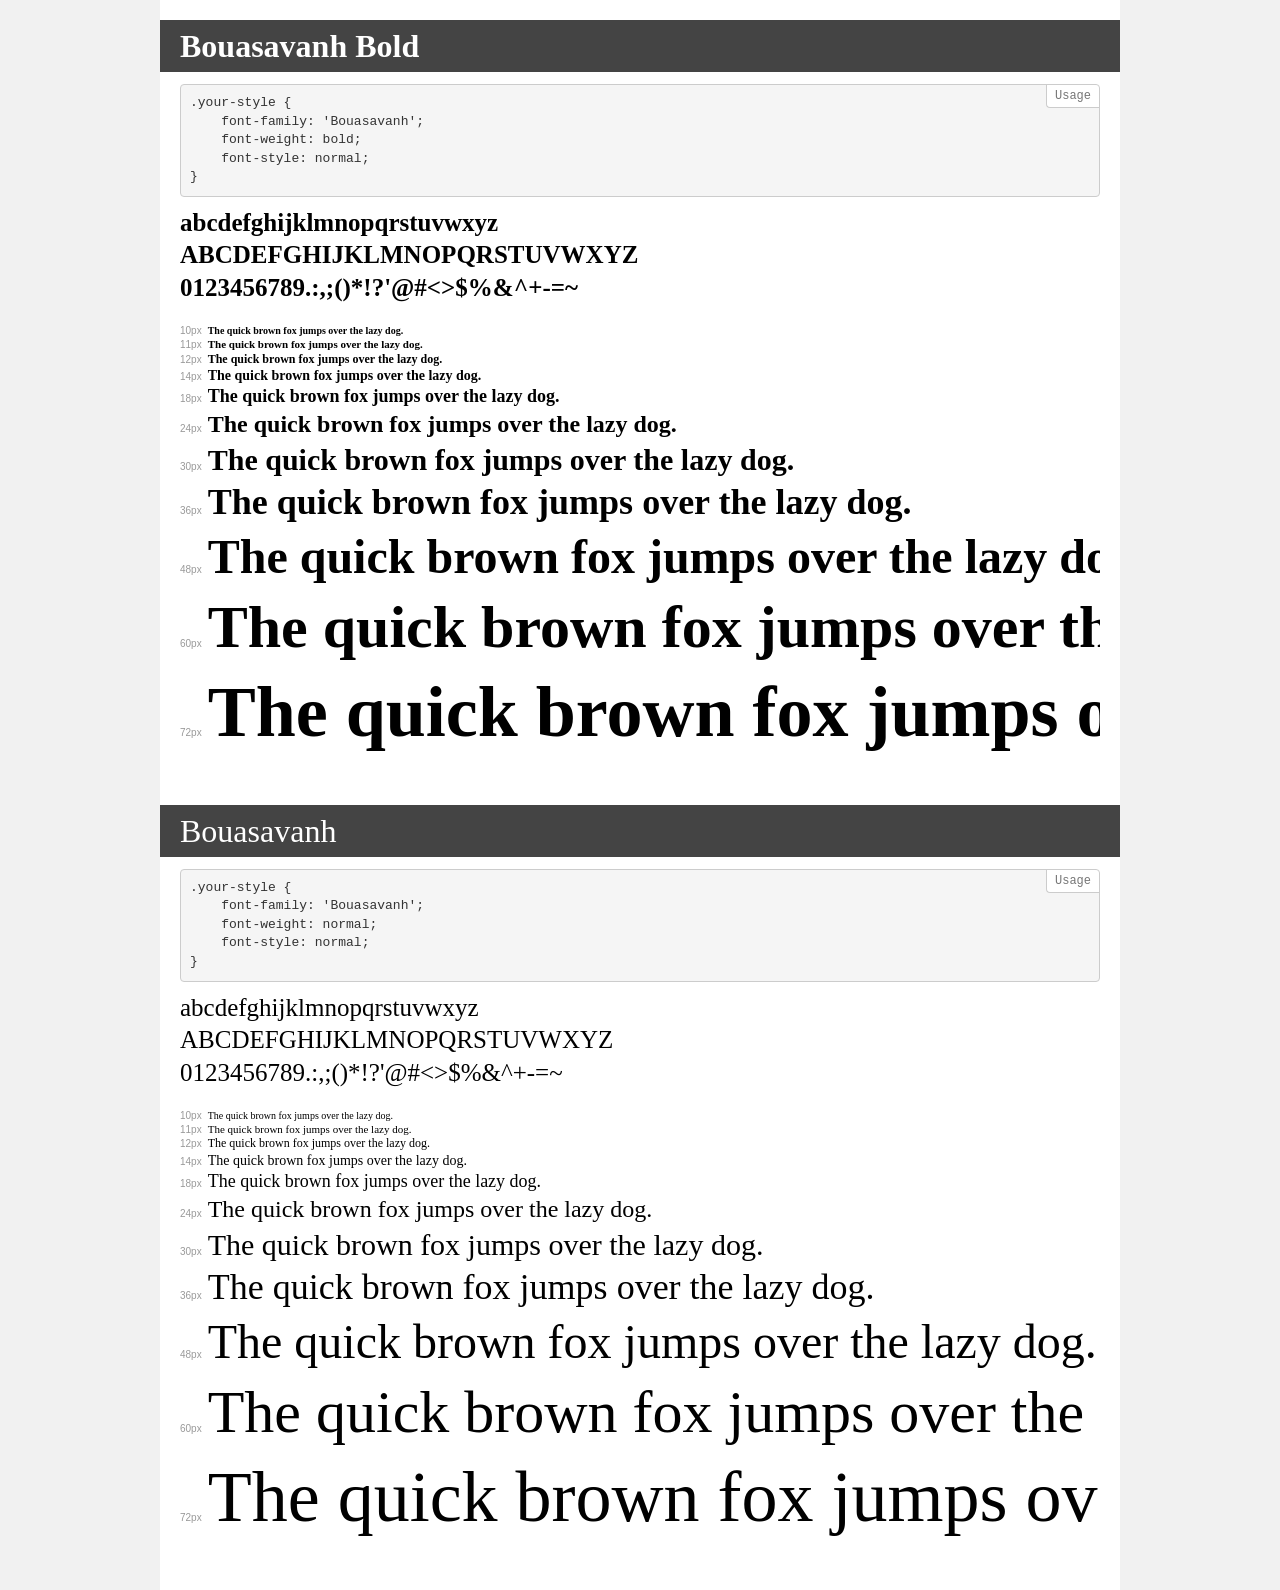
<file: assets/fonts/index.html>
<!DOCTYPE html>
<html>
<head>
    <meta charset="utf-8">
    <meta http-equiv="X-UA-Compatible" content="IE=edge">
    <meta name="viewport" content="width=device-width, initial-scale=1">
    <meta name="robots" content="noindex, noarchive">
    <title>Transfonter demo</title>
    <link href="stylesheet.css" rel="stylesheet">
    <style>
        /*
        http://meyerweb.com/eric/tools/css/reset/
        v2.0 | 20110126
        License: none (public domain)
        */
        html, body, div, span, applet, object, iframe,
        h1, h2, h3, h4, h5, h6, p, blockquote, pre,
        a, abbr, acronym, address, big, cite, code,
        del, dfn, em, img, ins, kbd, q, s, samp,
        small, strike, strong, sub, sup, tt, var,
        b, u, i, center,
        dl, dt, dd, ol, ul, li,
        fieldset, form, label, legend,
        table, caption, tbody, tfoot, thead, tr, th, td,
        article, aside, canvas, details, embed,
        figure, figcaption, footer, header, hgroup,
        menu, nav, output, ruby, section, summary,
        time, mark, audio, video {
            margin: 0;
            padding: 0;
            border: 0;
            font-size: 100%;
            font: inherit;
            vertical-align: baseline;
        }
        /* HTML5 display-role reset for older browsers */
        article, aside, details, figcaption, figure,
        footer, header, hgroup, menu, nav, section {
            display: block;
        }
        body {
            line-height: 1;
        }
        ol, ul {
            list-style: none;
        }
        blockquote, q {
            quotes: none;
        }
        blockquote:before, blockquote:after,
        q:before, q:after {
            content: '';
            content: none;
        }
        table {
            border-collapse: collapse;
            border-spacing: 0;
        }
        /* common styles */
        body {
            background: #f1f1f1;
            color: #000;
        }
        .page {
            background: #fff;
            width: 920px;
            margin: 0 auto;
            padding: 20px 20px 0 20px;
            overflow: hidden;
        }
        .font-container {
            overflow-x: auto;
            overflow-y: hidden;
            margin-bottom: 40px;
            line-height: 1.3;
            white-space: nowrap;
            padding-bottom: 5px;
        }
        h1 {
            position: relative;
            background: #444;
            font-size: 32px;
            color: #fff;
            padding: 10px 20px;
            margin: 0 -20px 12px -20px;
        }
        .letters {
            font-size: 25px;
            margin-bottom: 20px;
        }
        .s10:before {
            content: '10px';
        }
        .s11:before {
            content: '11px';
        }
        .s12:before {
            content: '12px';
        }
        .s14:before {
            content: '14px';
        }
        .s18:before {
            content: '18px';
        }
        .s24:before {
            content: '24px';
        }
        .s30:before {
            content: '30px';
        }
        .s36:before {
            content: '36px';
        }
        .s48:before {
            content: '48px';
        }
        .s60:before {
            content: '60px';
        }
        .s72:before {
            content: '72px';
        }
        .s10:before, .s11:before, .s12:before, .s14:before,
        .s18:before, .s24:before, .s30:before, .s36:before,
        .s48:before, .s60:before, .s72:before {
            font-family: Arial, sans-serif;
            font-size: 10px;
            font-weight: normal;
            font-style: normal;
            color: #999;
            padding-right: 6px;
        }
        pre {
            display: block;
            position: relative;
            padding: 9px;
            margin: 0 0 10px;
            font-family: Monaco, Menlo, Consolas, "Courier New", monospace !important;
            font-size: 13px;
            line-height: 1.428571429;
            color: #333;
            font-weight: normal !important;
            font-style: normal !important;
            background-color: #f5f5f5;
            border: 1px solid #ccc;
            overflow-x: auto;
            border-radius: 4px;
        }
        pre:after {
            display: block;
            position: absolute;
            right: 0;
            top: 0;
            content: 'Usage';
            line-height: 1;
            padding: 5px 8px;
            font-size: 12px;
            color: #767676;
            background-color: #fff;
            border: 1px solid #ccc;
            border-right: none;
            border-top: none;
            border-radius: 0 4px 0 4px;
            z-index: 10;
        }
        /* responsive */
        @media (max-width: 959px) {
            .page {
                width: auto;
                margin: 0;
            }
        }
    </style>
</head>
<body>
<div class="page">
    <div class="demo" style="font-family: 'Bouasavanh'; font-weight: bold; font-style: normal;">
        <h1>Bouasavanh Bold</h1>
        <pre>.your-style {
    font-family: 'Bouasavanh';
    font-weight: bold;
    font-style: normal;
}</pre>
        <div class="font-container">
            <p class="letters">
                abcdefghijklmnopqrstuvwxyz<br>
ABCDEFGHIJKLMNOPQRSTUVWXYZ<br>
                0123456789.:,;()*!?'@#<>$%&^+-=~
            </p>
            <p class="s10" style="font-size: 10px;">The quick brown fox jumps over the lazy dog.</p>
            <p class="s11" style="font-size: 11px;">The quick brown fox jumps over the lazy dog.</p>
            <p class="s12" style="font-size: 12px;">The quick brown fox jumps over the lazy dog.</p>
            <p class="s14" style="font-size: 14px;">The quick brown fox jumps over the lazy dog.</p>
            <p class="s18" style="font-size: 18px;">The quick brown fox jumps over the lazy dog.</p>
            <p class="s24" style="font-size: 24px;">The quick brown fox jumps over the lazy dog.</p>
            <p class="s30" style="font-size: 30px;">The quick brown fox jumps over the lazy dog.</p>
            <p class="s36" style="font-size: 36px;">The quick brown fox jumps over the lazy dog.</p>
            <p class="s48" style="font-size: 48px;">The quick brown fox jumps over the lazy dog.</p>
            <p class="s60" style="font-size: 60px;">The quick brown fox jumps over the lazy dog.</p>
            <p class="s72" style="font-size: 72px;">The quick brown fox jumps over the lazy dog.</p>
        </div>
    </div>
    <div class="demo" style="font-family: 'Bouasavanh'; font-weight: normal; font-style: normal;">
        <h1>Bouasavanh</h1>
        <pre>.your-style {
    font-family: 'Bouasavanh';
    font-weight: normal;
    font-style: normal;
}</pre>
        <div class="font-container">
            <p class="letters">
                abcdefghijklmnopqrstuvwxyz<br>
ABCDEFGHIJKLMNOPQRSTUVWXYZ<br>
                0123456789.:,;()*!?'@#<>$%&^+-=~
            </p>
            <p class="s10" style="font-size: 10px;">The quick brown fox jumps over the lazy dog.</p>
            <p class="s11" style="font-size: 11px;">The quick brown fox jumps over the lazy dog.</p>
            <p class="s12" style="font-size: 12px;">The quick brown fox jumps over the lazy dog.</p>
            <p class="s14" style="font-size: 14px;">The quick brown fox jumps over the lazy dog.</p>
            <p class="s18" style="font-size: 18px;">The quick brown fox jumps over the lazy dog.</p>
            <p class="s24" style="font-size: 24px;">The quick brown fox jumps over the lazy dog.</p>
            <p class="s30" style="font-size: 30px;">The quick brown fox jumps over the lazy dog.</p>
            <p class="s36" style="font-size: 36px;">The quick brown fox jumps over the lazy dog.</p>
            <p class="s48" style="font-size: 48px;">The quick brown fox jumps over the lazy dog.</p>
            <p class="s60" style="font-size: 60px;">The quick brown fox jumps over the lazy dog.</p>
            <p class="s72" style="font-size: 72px;">The quick brown fox jumps over the lazy dog.</p>
        </div>
    </div>
</div>
</body>
</html>
</file>
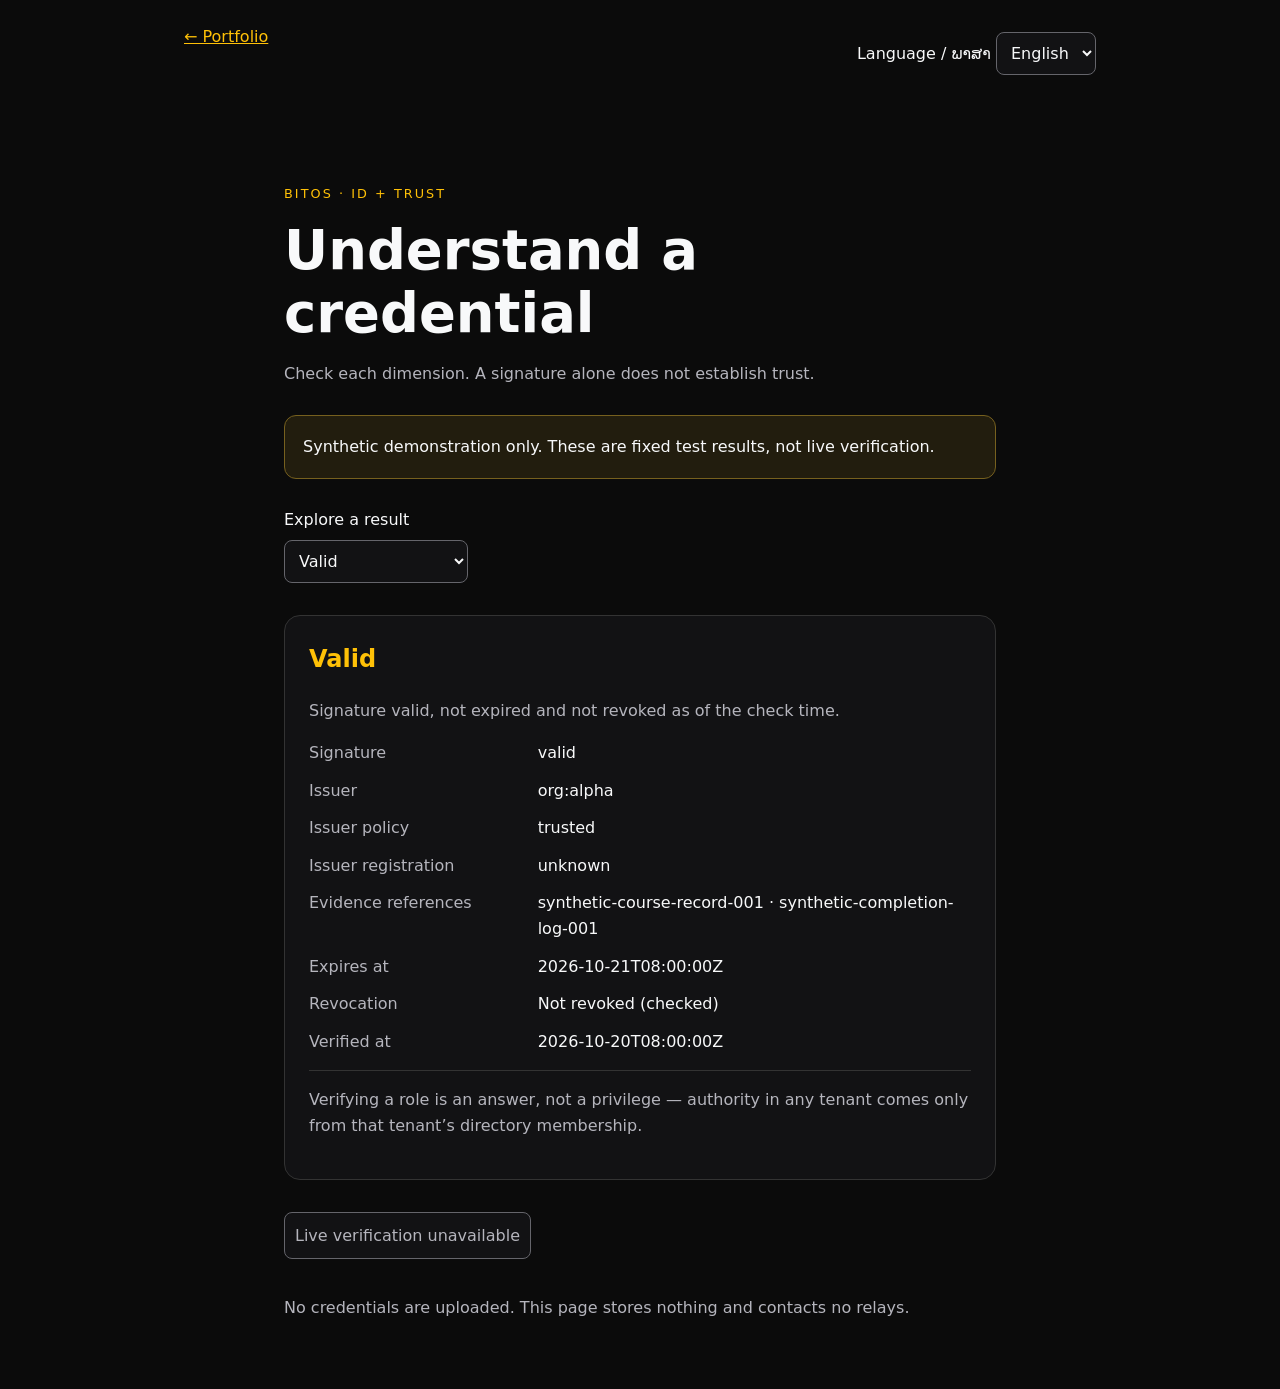
<file: p/verify/index.html>
<!doctype html>
<html lang="en">
<meta charset="utf-8">
<meta name="viewport" content="width=device-width, initial-scale=1">
<meta name="robots" content="noindex,nofollow">
<meta name="referrer" content="no-referrer">
<meta http-equiv="Content-Security-Policy" content="default-src 'self'; script-src 'self'; style-src 'self'; connect-src 'self'; object-src 'none'; base-uri 'none'; form-action 'none'">
<title>Credential verification · BitOS</title>
<link rel="stylesheet" href="./style.css">
<header><a href="/p/">← Portfolio</a><label>Language / ພາສາ <select id="language"><option value="en">English</option><option value="lo">ລາວ</option></select></label></header>
<main>
<p class="eyebrow">BITOS · ID + TRUST</p>
<h1 id="heading">Understand a credential</h1>
<p id="intro">Check each dimension. A signature alone does not establish trust.</p>
<aside id="notice">Synthetic demonstration only. These are fixed test results, not live verification.</aside>
<label for="scenario" id="scenario-label">Explore a result</label>
<select id="scenario">
<option value="valid">Valid</option><option value="revoked">Revoked</option><option value="expired">Expired</option><option value="unknown">Unknown status</option><option value="issuer-untrusted">Issuer not trusted</option><option value="invalid-signature">Invalid signature</option>
</select>
<section id="result" aria-live="polite" aria-atomic="true"></section>
<p id="error" role="alert"></p>
<button id="live" disabled>Live verification unavailable</button>
<p id="privacy">No credentials are uploaded. This page stores nothing and contacts no relays.</p>
</main>
<script type="module" src="./app.js"></script>
</html>
</file>
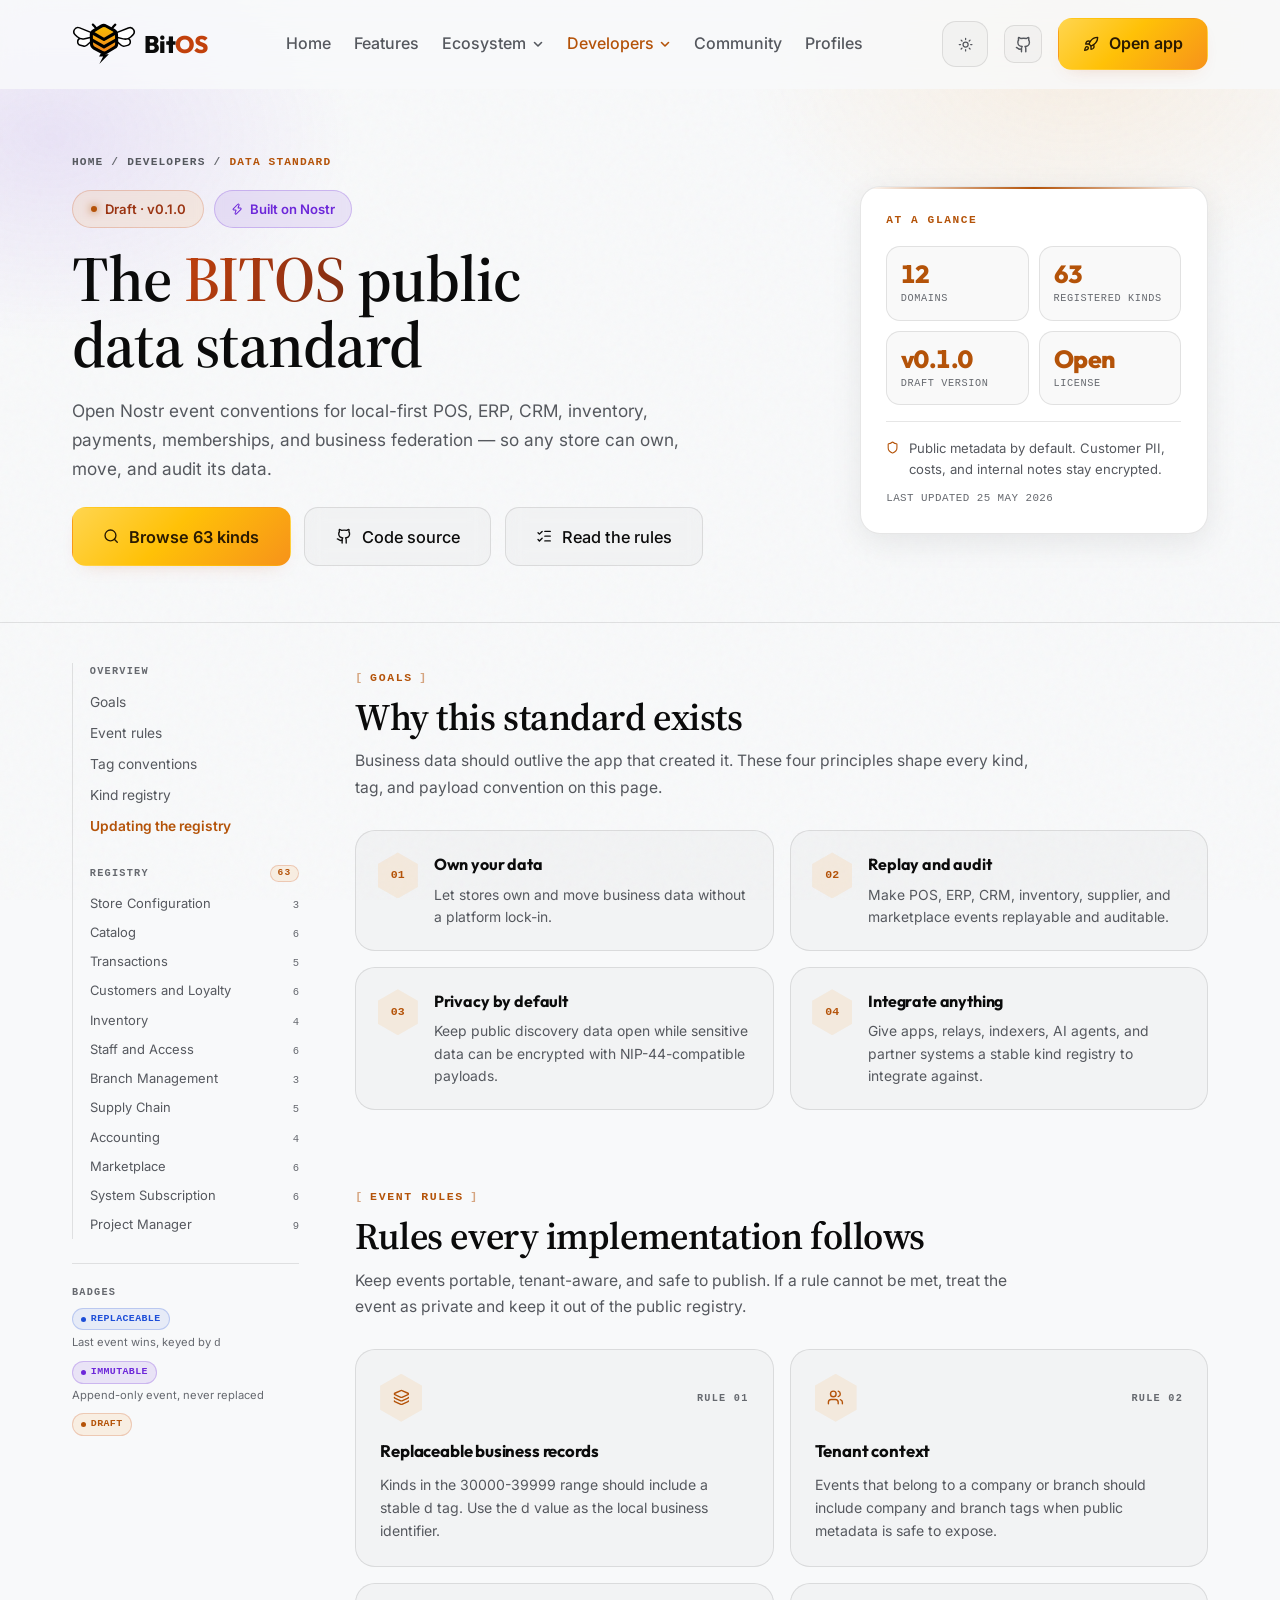
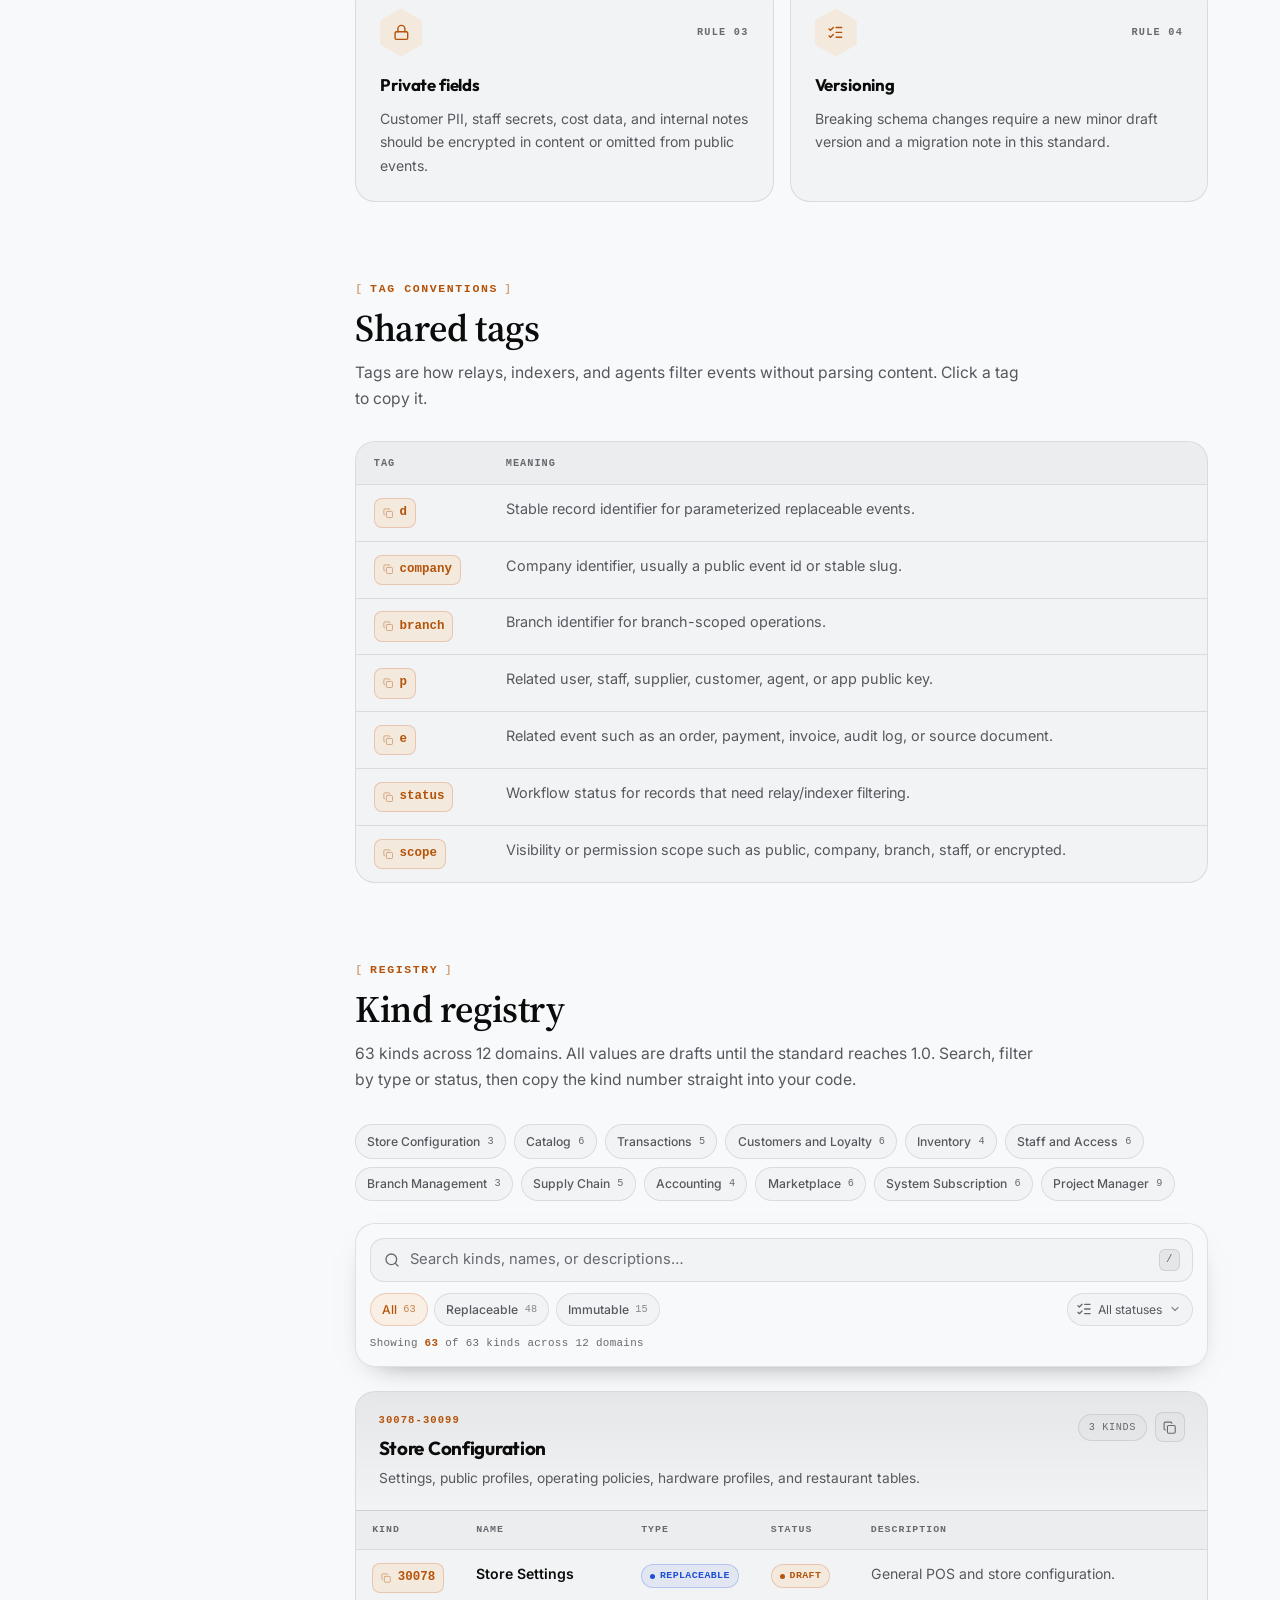
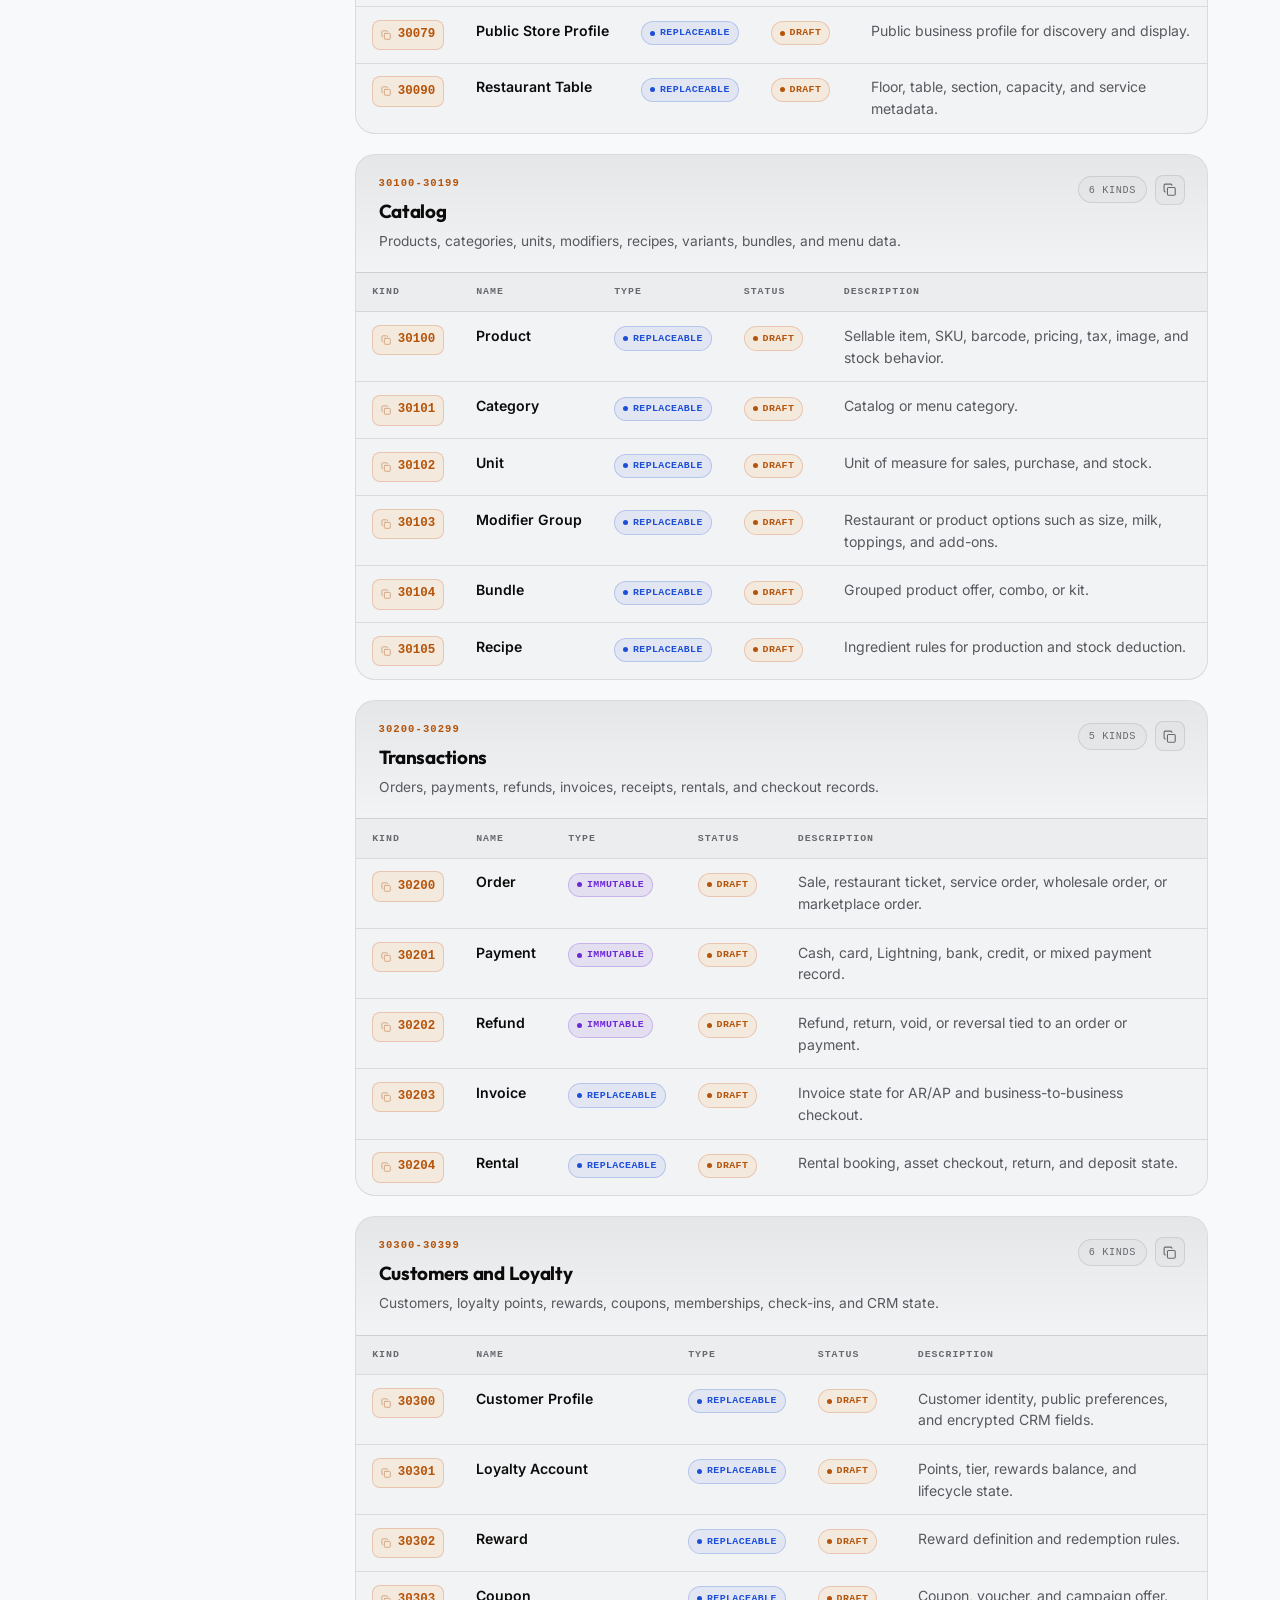
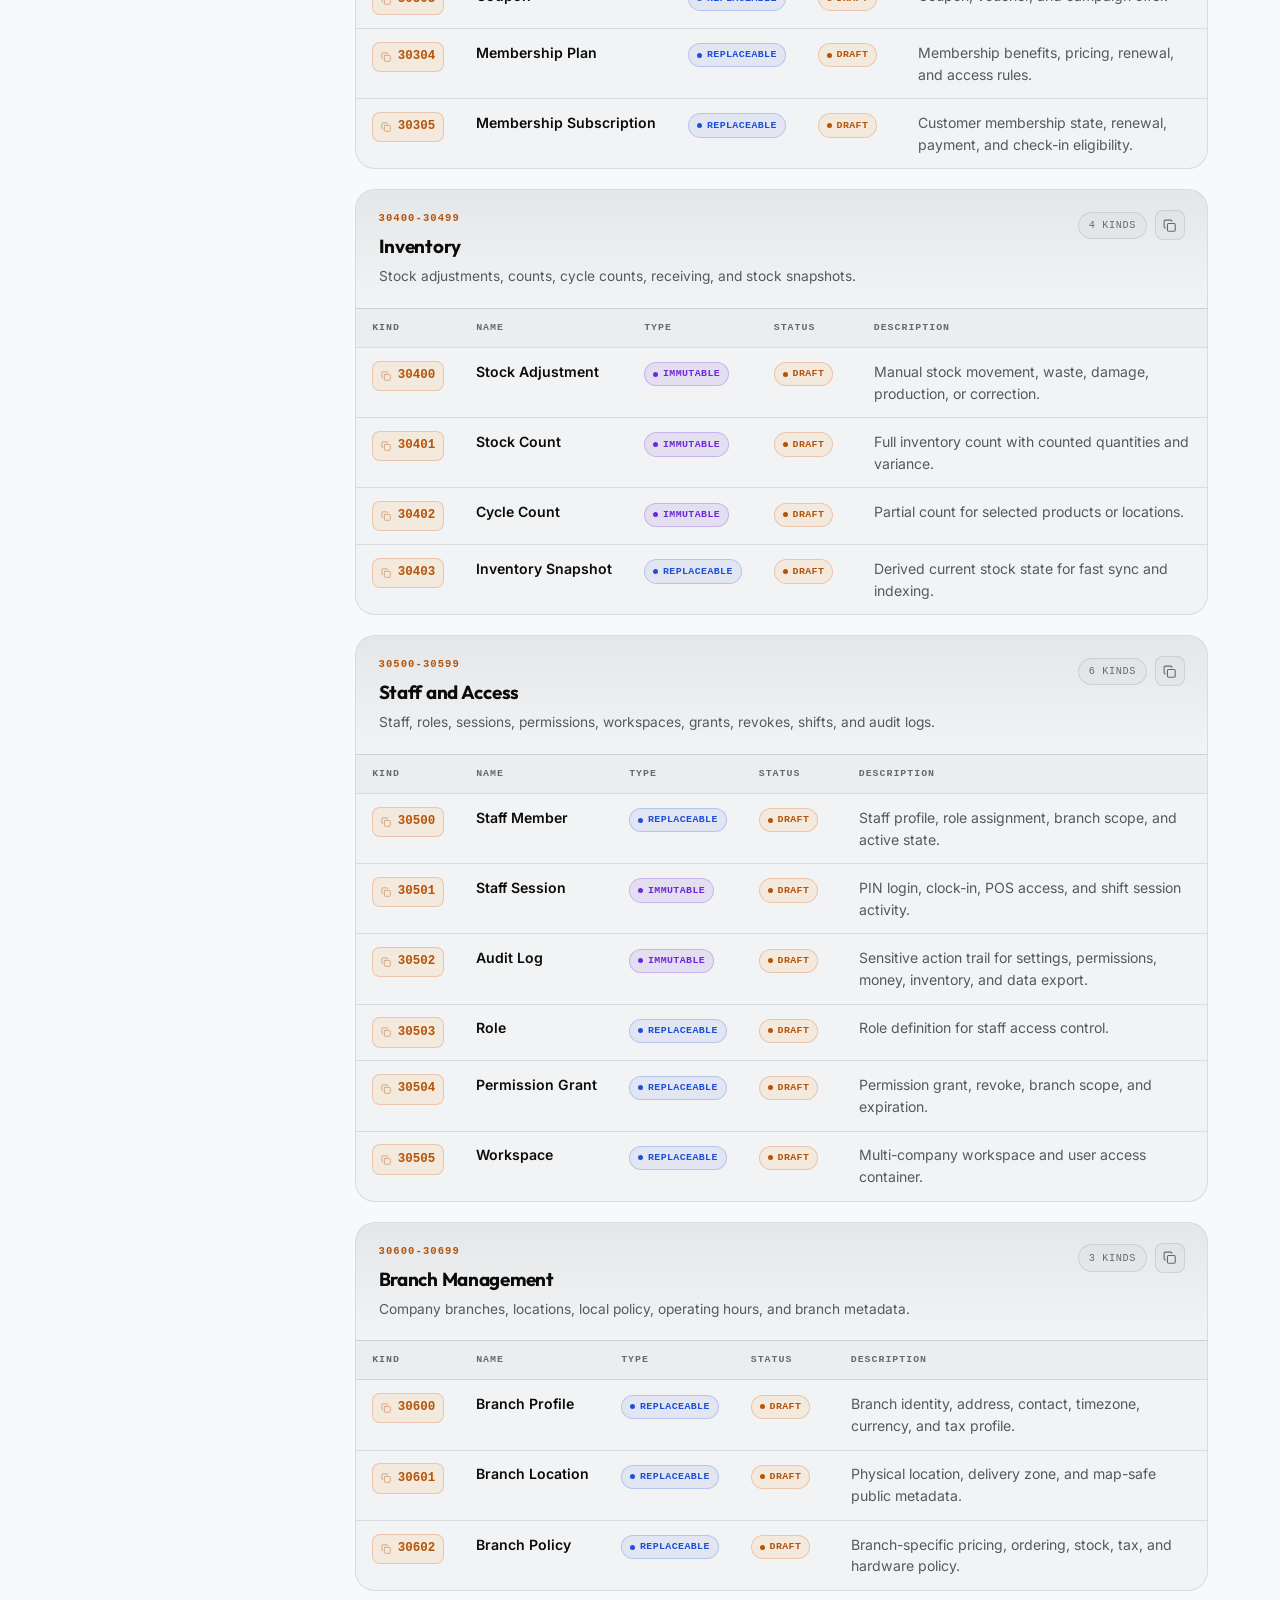
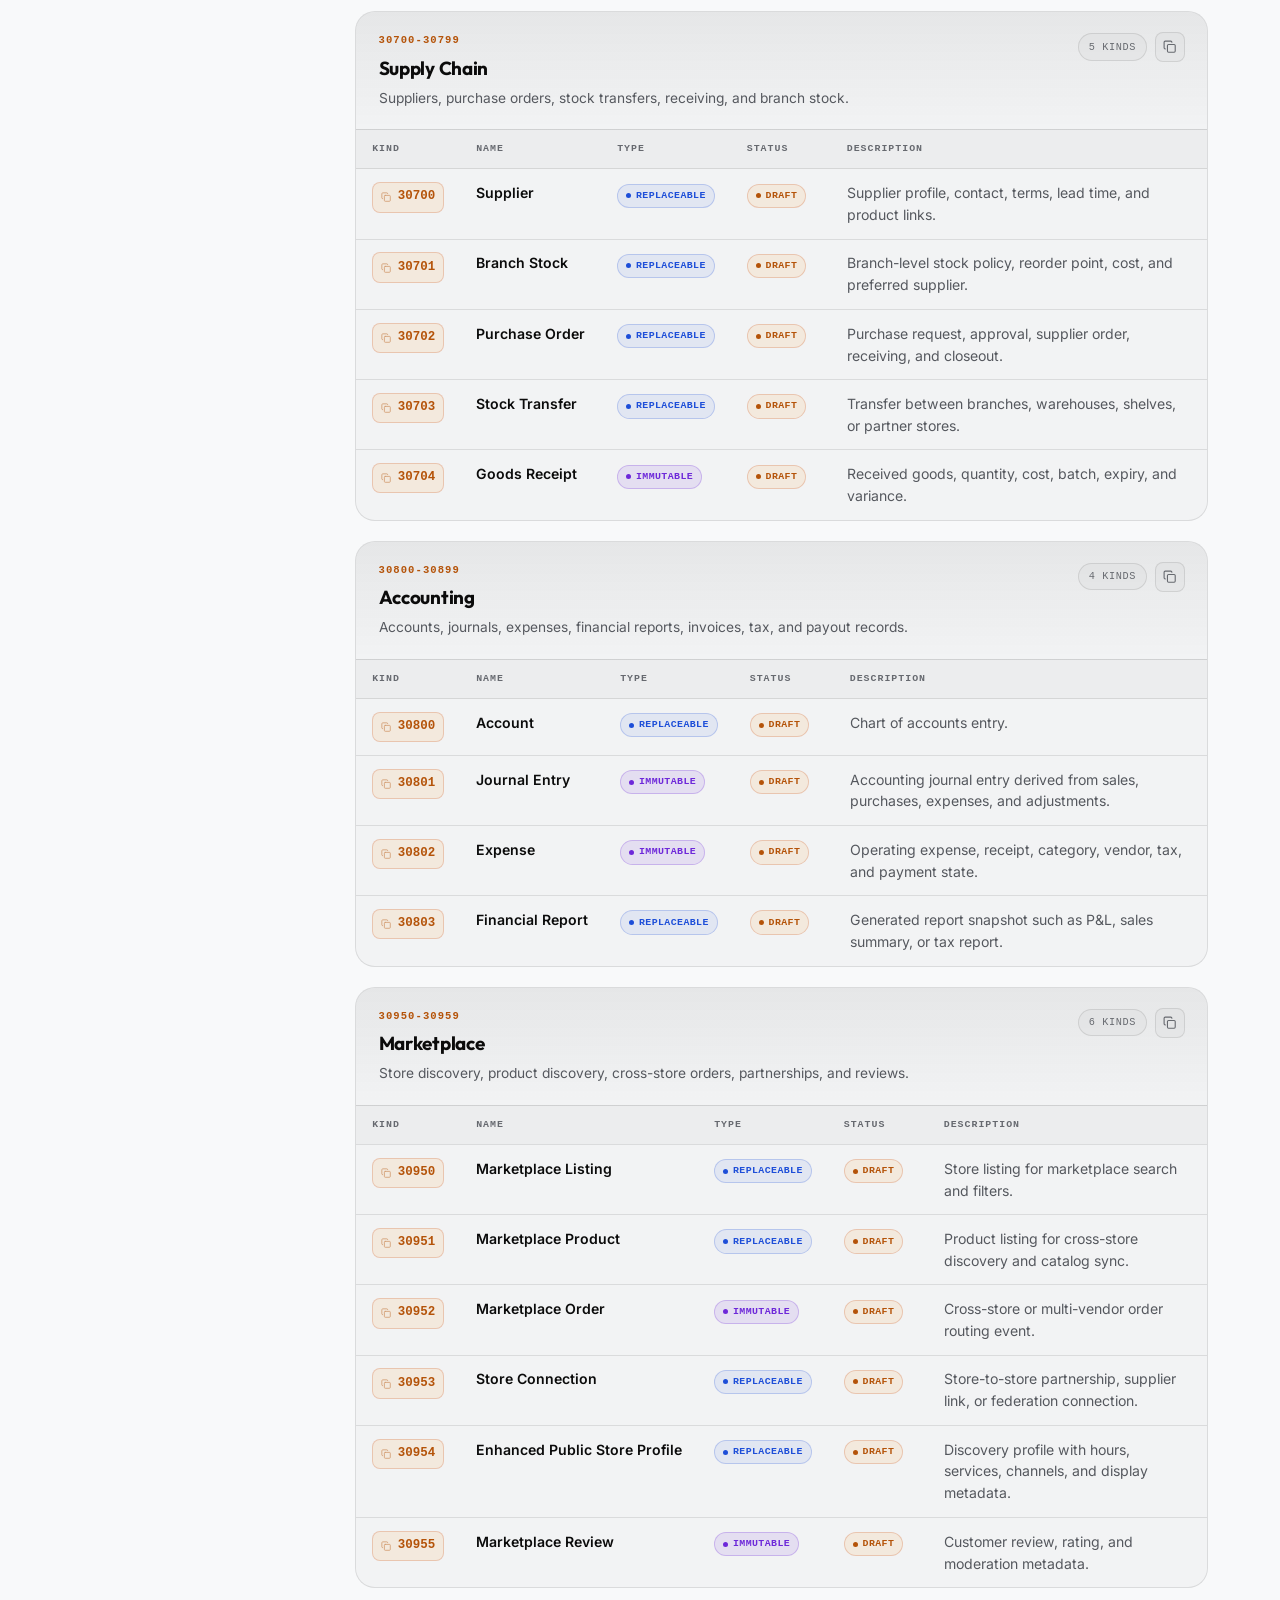
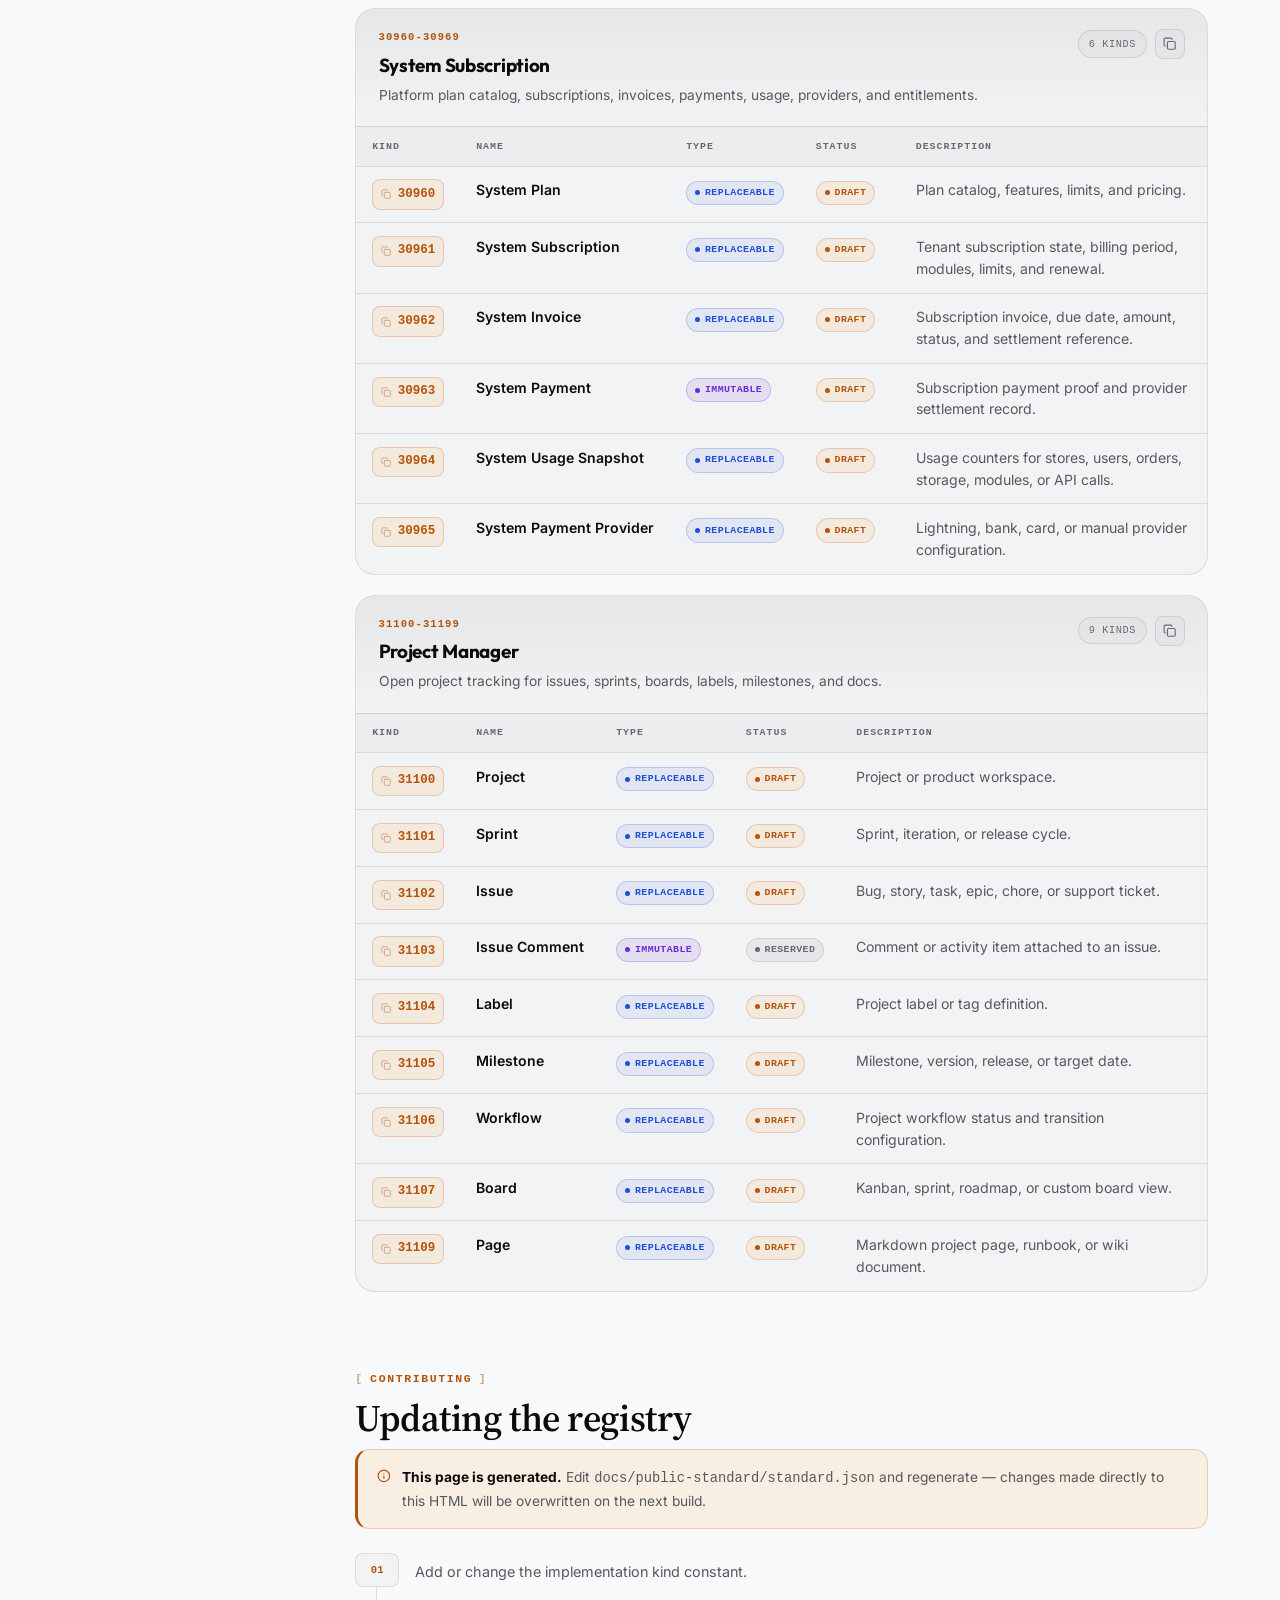
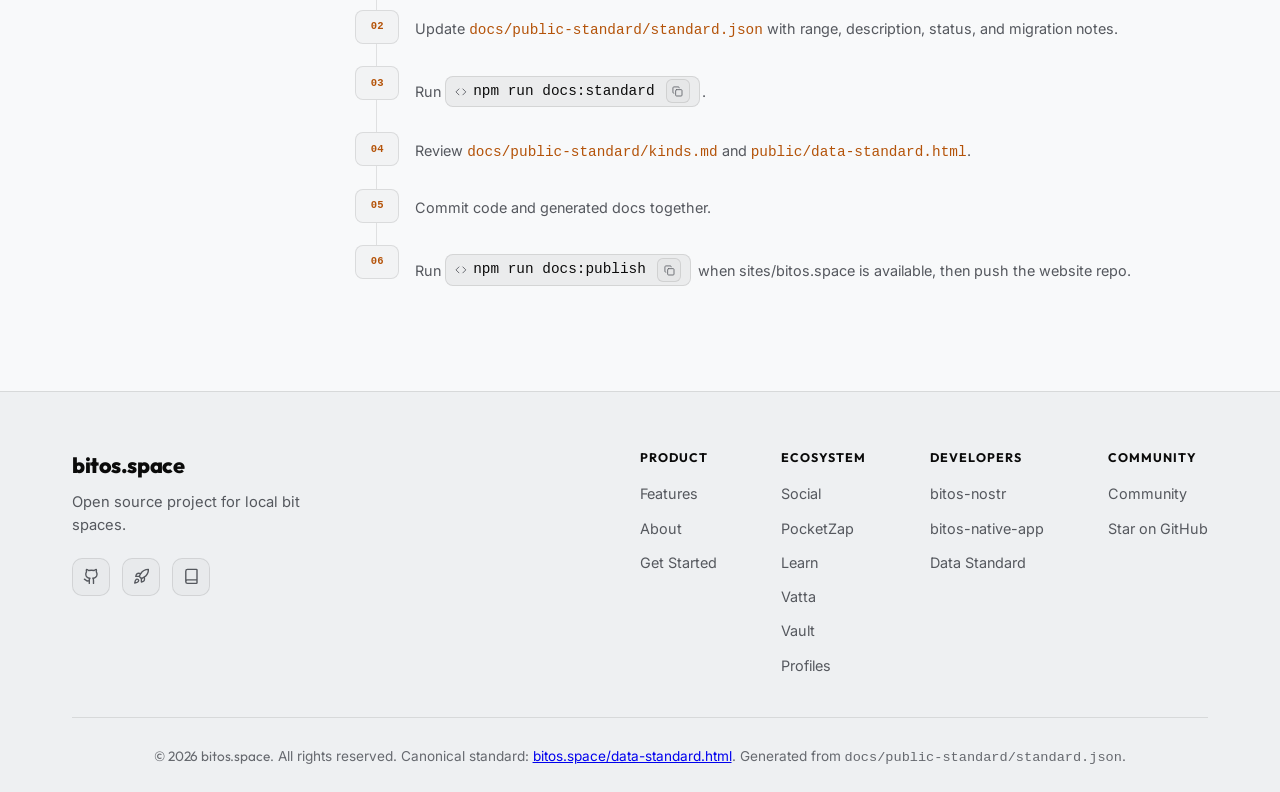
<file: data-standard.html>
<!doctype html>
<html lang="en">
<head>
  <meta charset="utf-8" />
  <meta name="viewport" content="width=device-width, initial-scale=1" />
  <meta name="color-scheme" content="dark light" />
  <meta name="theme-color" content="#0b0b0b" id="theme-color" />
  <script>
    try {
      const saved = localStorage.getItem('theme');
      const light = saved === 'light' || (!saved && window.matchMedia('(prefers-color-scheme: light)').matches);
      if (light) document.documentElement.classList.add('light-mode');
    } catch (e) {}
  </script>
  <title>BITOS Public Data Standard — 63 open Nostr business event kinds</title>
  <meta name="description" content="Open Nostr event conventions for local-first POS, ERP, CRM, inventory, payments, memberships, and business federation. 12 domains, 63 registered kinds." />
  <link rel="canonical" href="https://bitos.space/data-standard.html" />
  <link rel="icon" href="assets/bitos-icon.svg" type="image/svg+xml" />
  <link rel="icon" href="favicon.ico" sizes="any" />
  <link rel="apple-touch-icon" href="assets/icons/bitos-icon-180.png" />

  <meta property="og:type" content="article" />
  <meta property="og:url" content="https://bitos.space/data-standard.html" />
  <meta property="og:title" content="BITOS Public Data Standard" />
  <meta property="og:description" content="Open Nostr event conventions for local-first POS, ERP, CRM, inventory, payments, memberships, and business federation." />
  <meta property="og:image" content="https://bitos.space/og-image.png" />
  <meta name="twitter:card" content="summary_large_image" />
  <meta name="twitter:title" content="BITOS Public Data Standard" />
  <meta name="twitter:description" content="12 domains, 63 registered Nostr event kinds for open business data." />
  <meta name="twitter:image" content="https://bitos.space/og-image.png" />

  <link rel="preconnect" href="https://fonts.googleapis.com" />
  <link rel="preconnect" href="https://fonts.gstatic.com" crossorigin />
  <link href="https://fonts.googleapis.com/css2?family=Inter:wght@300;400;600;800&family=Outfit:wght@700&family=Source+Serif+4:opsz,wght@8..60,400;8..60,600;8..60,700&display=swap" rel="stylesheet" />
  <link rel="stylesheet" href="styles.css?v=22" />

  <style>
    /* ── Docs page layer: built on the shared bitos.space design tokens ── */
    [hidden] { display: none !important; }
    :root {
      --doc-nav-h: 90px;
      --doc-toolbar-h: 92px;
    }
    html { scroll-behavior: smooth; }
    body { background: var(--bg-color); color: var(--text-primary); overflow-x: clip; }
    .scroll-progress {
      position: fixed; inset: 0 0 auto 0; height: 2px; z-index: 1100;
      background: transparent; pointer-events: none;
    }
    .scroll-progress span {
      display: block; height: 100%; width: 100%;
      transform: scaleX(0); transform-origin: 0 50%;
      background: linear-gradient(90deg, #ffd54f, #f7931a 60%, #8b5cf6);
      transition: transform .1s linear;
    }

    /* ── Hero ── */
    .docs-hero {
      position: relative; overflow: hidden;
      padding: calc(var(--doc-nav-h) + 64px) 0 56px;
      border-bottom: 1px solid var(--glass-border);
    }
    .docs-hero::before {
      content: ""; position: absolute; inset: 0; pointer-events: none;
      background:
        radial-gradient(42% 60% at 84% 8%, var(--brand-soft), transparent 62%),
        radial-gradient(36% 50% at 4% 22%, var(--nostr-soft), transparent 66%);
    }
    .docs-hero .container {
      position: relative; z-index: 1;
      display: grid; grid-template-columns: minmax(0, 1.35fr) minmax(300px, .65fr);
      gap: clamp(2rem, 5vw, 4.5rem); align-items: center;
    }
    .docs-hero__main { display: flex; flex-direction: column; gap: 1.15rem; align-items: flex-start; }
    .breadcrumb {
      display: flex; align-items: center; flex-wrap: wrap; gap: .5rem;
      font-family: var(--font-mono); font-size: .7rem; font-weight: 700;
      letter-spacing: .1em; text-transform: uppercase; color: var(--text-muted);
    }
    .breadcrumb a { color: var(--text-secondary); text-decoration: none; }
    .breadcrumb a:hover { color: var(--brand-color); }
    .breadcrumb span[aria-current] { color: var(--brand-color); }
    .docs-title {
      font-family: var(--font-display); font-weight: 600;
      font-size: clamp(2.4rem, 5vw, 4rem); line-height: 1.03;
      letter-spacing: -.015em; margin: 0; text-wrap: balance;
    }
    .docs-lead {
      max-width: 640px; margin: 0; color: var(--text-secondary);
      font-size: clamp(1rem, 1.35vw, 1.16rem); line-height: 1.68;
    }
    .docs-hero .hero-buttons { margin-top: .35rem; }
    .docs-hero .btn-glass { background: var(--surface-1); }

    .docs-summary {
      position: relative; overflow: hidden;
      background: var(--card-bg); border: 1px solid var(--glass-border);
      border-radius: var(--r-lg); padding: 1.6rem;
      backdrop-filter: blur(12px); -webkit-backdrop-filter: blur(12px);
      box-shadow: var(--glass-shadow);
    }
    .docs-summary .panel-bar {
      position: absolute; top: 0; left: 0; right: 0; height: 2px;
      background: linear-gradient(90deg, transparent, var(--brand-color), transparent);
    }
    .summary-label {
      margin: 0 0 1rem; font-family: var(--font-mono); font-size: .7rem;
      font-weight: 700; letter-spacing: .14em; text-transform: uppercase; color: var(--brand-color);
    }
    .summary-grid {
      list-style: none; display: grid; grid-template-columns: 1fr 1fr;
      gap: .65rem; margin: 0; padding: 0;
    }
    .summary-grid li {
      padding: .8rem .85rem; border: 1px solid var(--glass-border);
      border-radius: var(--r-md); background: var(--surface-1);
    }
    .summary-grid strong {
      display: block; font-family: var(--font-heading); font-size: 1.55rem;
      font-weight: 800; line-height: 1.1; letter-spacing: -.02em;
      color: var(--brand-color); font-variant-numeric: tabular-nums;
    }
    .summary-grid span {
      display: block; margin-top: .2rem; color: var(--text-muted);
      font-family: var(--font-mono); font-size: .64rem;
      text-transform: uppercase; letter-spacing: .06em;
    }
    .summary-note {
      display: flex; gap: .6rem; align-items: flex-start;
      margin: 1rem 0 0; padding-top: 1rem; border-top: 1px solid var(--glass-border);
      color: var(--text-secondary); font-size: .82rem; line-height: 1.55;
    }
    .summary-note .icon { color: var(--brand-color); margin-top: .18rem; }
    .summary-updated {
      margin: .7rem 0 0; color: var(--text-muted);
      font-family: var(--font-mono); font-size: .68rem; letter-spacing: .04em; text-transform: uppercase;
    }

    /* ── Docs layout ── */
    .docs-section { padding: 2.5rem 0 5rem; }
    .docs-layout {
      display: grid; grid-template-columns: 232px minmax(0, 1fr);
      gap: clamp(2rem, 4vw, 3.5rem); align-items: start;
      min-width: 0;
    }
    .docs-sidebar, .docs-main { min-width: 0; }
    .docs-sidebar { position: sticky; top: calc(var(--doc-nav-h) + 18px); }
    .toc-details { border: 0; }
    @media (min-width: 1081px) {
      .toc-details { max-height: calc(100vh - var(--doc-nav-h) - 36px); overflow-y: auto; padding-right: .3rem; scrollbar-width: thin; }
    }
    .toc-summary {
      display: none; align-items: center; gap: .55rem; list-style: none;
      padding: .8rem 1rem; border: 1px solid var(--glass-border);
      border-radius: var(--r-md); background: var(--surface-1);
      font-weight: 600; font-size: .9rem; cursor: pointer;
    }
    .toc-summary::-webkit-details-marker { display: none; }
    .toc-summary__chev { margin-left: auto; transition: transform .2s ease; }
    .toc-details[open] .toc-summary__chev { transform: rotate(90deg); }
    .toc { border-left: 1px solid var(--glass-border); padding-left: 1.05rem; }
    .toc__label {
      margin: 0 0 .45rem; font-family: var(--font-mono); font-size: .64rem;
      font-weight: 700; letter-spacing: .12em; text-transform: uppercase; color: var(--text-muted);
    }
    .toc__label--registry { margin-top: 1.5rem; display: flex; justify-content: space-between; gap: .5rem; }
    .toc__label--registry em {
      font-style: normal; color: var(--brand-color);
      background: var(--brand-soft); border: 1px solid var(--brand-line);
      border-radius: var(--r-full); padding: 0 .42rem; line-height: 1.4; font-size: .6rem;
    }
    .toc > a {
      display: block; padding: .28rem 0; color: var(--text-secondary);
      font-size: .86rem; text-decoration: none; transition: color .2s ease;
    }
    .toc > a:hover, .toc > a.is-active { color: var(--brand-color); }
    .toc > a.is-active { font-weight: 600; }
    .toc__domains { display: flex; flex-direction: column; }
    .toc__domains a {
      display: flex; justify-content: space-between; align-items: baseline; gap: .5rem;
      padding: .26rem 0; color: var(--text-secondary); font-size: .81rem; text-decoration: none;
      transition: color .2s ease;
    }
    .toc__domains a:hover, .toc__domains a.is-active { color: var(--brand-color); }
    .toc__domains a.is-dimmed { opacity: .3; pointer-events: none; }
    .toc__domains em {
      font-style: normal; color: var(--text-muted); font-family: var(--font-mono);
      font-size: .66rem; font-variant-numeric: tabular-nums;
    }
    .toc-legend { margin-top: 1.5rem; padding-top: 1.25rem; border-top: 1px solid var(--glass-border); }
    .toc-legend ul { list-style: none; margin: 0; padding: 0; display: flex; flex-direction: column; gap: .6rem; }
    .toc-legend li { display: flex; flex-direction: column; gap: .22rem; color: var(--text-muted); font-size: .7rem; line-height: 1.45; }
    .toc-legend .badge { align-self: flex-start; }

    /* ── Section headings ── */
    .docs-main .doc-section { margin-bottom: 4.5rem; scroll-margin-top: calc(var(--doc-nav-h) + 28px); }
    .doc-section:last-child { margin-bottom: 0; }
    .section-kicker { margin-bottom: .55rem; }
    .doc-title {
      font-family: var(--font-display); font-weight: 600;
      font-size: clamp(1.7rem, 3vw, 2.35rem); line-height: 1.14;
      letter-spacing: -.012em; margin: 0 0 .6rem;
    }
    .doc-intro { max-width: 680px; margin: 0 0 1.75rem; color: var(--text-secondary); font-size: .98rem; line-height: 1.7; }

    /* ── Goals ── */
    .goals-grid { display: grid; grid-template-columns: repeat(2, minmax(0, 1fr)); gap: 1rem; }
    .goal-card {
      position: relative; display: flex; gap: 1rem; align-items: flex-start;
      padding: 1.35rem; background: var(--surface-1);
      border: 1px solid var(--glass-border); border-radius: var(--r-lg);
      transition: transform .3s ease, border-color .3s ease, background .3s ease;
    }
    .goal-card:hover { transform: translateY(-3px); border-color: var(--brand-line); background: var(--surface-2); }
    .goal-num {
      flex: none; width: 40px; height: 46px; display: grid; place-items: center;
      clip-path: var(--hex); background: var(--brand-soft);
      color: var(--brand-color); font-family: var(--font-mono);
      font-size: .72rem; font-weight: 700;
    }
    .goal-body h3 { font-family: var(--font-heading); font-size: 1rem; font-weight: 700; margin: 0 0 .35rem; letter-spacing: -.01em; }
    .goal-body p { margin: 0; color: var(--text-secondary); font-size: .87rem; line-height: 1.6; }

    /* ── Rules ── */
    .rules-grid { display: grid; grid-template-columns: repeat(2, minmax(0, 1fr)); gap: 1rem; }
    .rule-card {
      position: relative; overflow: hidden; padding: 1.5rem;
      background: var(--surface-1); border: 1px solid var(--glass-border);
      border-radius: var(--r-lg); transition: transform .3s ease, border-color .3s ease;
    }
    .rule-card:hover { transform: translateY(-3px); border-color: var(--brand-line); }
    .rule-head { display: flex; align-items: center; justify-content: space-between; gap: 1rem; margin-bottom: 1rem; }
    .rule-icon {
      width: 42px; height: 48px; display: grid; place-items: center;
      clip-path: var(--hex); background: var(--brand-soft);
      color: var(--brand-color); font-size: 1.05rem;
    }
    .rule-num { font-family: var(--font-mono); font-size: .64rem; font-weight: 700; letter-spacing: .12em; text-transform: uppercase; color: var(--text-muted); }
    .rule-card h3 { font-family: var(--font-heading); font-size: 1.05rem; font-weight: 700; margin: 0 0 .5rem; letter-spacing: -.01em; }
    .rule-card p { margin: 0; color: var(--text-secondary); font-size: .88rem; line-height: 1.65; }

    /* ── Tag table ── */
    .tag-table-wrap {
      border: 1px solid var(--glass-border); border-radius: var(--r-lg);
      background: var(--surface-1); overflow: hidden;
    }
    .tag-table { width: 100%; border-collapse: collapse; font-size: .9rem; text-align: left; }
    .tag-table th {
      padding: .8rem 1.1rem; border-bottom: 1px solid var(--glass-border);
      color: var(--text-muted); font-family: var(--font-mono);
      font-size: .64rem; font-weight: 700; text-transform: uppercase; letter-spacing: .1em;
      background: var(--surface-1); white-space: nowrap;
    }
    .tag-table td { padding: .8rem 1.1rem; border-bottom: 1px solid var(--glass-border); vertical-align: top; }
    .tag-table tbody tr:last-child td { border-bottom: 0; }
    .tag-table tbody tr:hover { background: var(--surface-1); }
    .tag-table td:first-child { width: 132px; }

    /* ── Registry toolbar ── */
    .registry-jump {
      display: flex; flex-wrap: wrap; gap: .5rem; padding: .15rem 0 .9rem;
      margin-bottom: .5rem;
    }
    .registry-jump a {
      display: inline-flex; align-items: center; gap: .45rem; white-space: nowrap;
      padding: .4rem .7rem; border: 1px solid var(--glass-border); border-radius: var(--r-full);
      background: var(--surface-1); color: var(--text-secondary);
      font-size: .76rem; font-weight: 500; text-decoration: none; transition: all .2s ease;
    }
    .registry-jump a:hover { color: var(--brand-color); border-color: var(--brand-line); background: var(--brand-soft); }
    .registry-jump em { font-style: normal; font-family: var(--font-mono); font-size: .64rem; color: var(--text-muted); }
    .registry-tools {
      position: sticky; top: calc(var(--doc-nav-h) + 6px); z-index: 30;
      margin-bottom: 1.5rem; padding: .85rem;
      border: 1px solid var(--glass-border); border-radius: var(--r-lg);
      background: var(--nav-bg); backdrop-filter: blur(18px) saturate(150%);
      -webkit-backdrop-filter: blur(18px) saturate(150%);
      box-shadow: 0 12px 30px -22px rgba(0,0,0,.65);
    }
    .search-field {
      display: flex; align-items: center; gap: .65rem;
      padding: .6rem .8rem; border: 1px solid var(--glass-border);
      border-radius: var(--r-md); background: var(--surface-1);
      transition: border-color .2s ease, background .2s ease;
    }
    .search-field:focus-within { border-color: var(--brand-line); background: var(--surface-2); }
    .search-field .icon { color: var(--text-muted); }
    .search-field input {
      flex: 1; min-width: 0; border: 0; background: transparent;
      color: var(--text-primary); font: inherit; font-size: .92rem; outline: none;
    }
    .search-field input::placeholder { color: var(--text-muted); }
    .search-field input::-webkit-search-cancel-button { -webkit-appearance: none; appearance: none; }
    .search-field kbd {
      flex: none; padding: .1rem .38rem; border: 1px solid var(--glass-border);
      border-radius: 6px; background: var(--surface-2);
      color: var(--text-muted); font-family: var(--font-mono); font-size: .68rem;
    }
    .search-clear {
      flex: none; display: grid; place-items: center; width: 24px; height: 24px;
      border: 0; border-radius: 50%; background: var(--surface-2);
      color: var(--text-muted); cursor: pointer;
    }
    .search-clear:hover { color: var(--text-primary); }
    .filter-bar {
      display: flex; align-items: center; justify-content: space-between;
      flex-wrap: wrap; gap: .6rem; margin-top: .65rem;
    }
    .filter-group { display: flex; flex-wrap: wrap; align-items: center; gap: .4rem; }
    .filter-chip {
      display: inline-flex; align-items: center; gap: .4rem;
      padding: .34rem .7rem; border: 1px solid var(--glass-border);
      border-radius: var(--r-full); background: var(--surface-1);
      color: var(--text-secondary); font: inherit; font-size: .76rem; font-weight: 500;
      cursor: pointer; transition: all .2s ease;
    }
    .filter-chip:hover { color: var(--text-primary); border-color: var(--border-strong); }
    .filter-chip.is-active { color: var(--brand-color); background: var(--brand-soft); border-color: var(--brand-line); }
    .filter-chip .n { font-family: var(--font-mono); font-size: .64rem; opacity: .7; }
    .select-wrap { position: relative; display: inline-flex; align-items: center; }
    .select-wrap .icon { position: absolute; left: .6rem; color: var(--text-muted); pointer-events: none; }
    .status-select {
      appearance: none; -webkit-appearance: none; -moz-appearance: none;
      padding: .36rem 1.9rem .36rem 1.9rem; border: 1px solid var(--glass-border);
      border-radius: var(--r-full); background-color: var(--surface-1);
      background-image: url("data:image/svg+xml,%3Csvg xmlns='http://www.w3.org/2000/svg' width='12' height='12' viewBox='0 0 24 24' fill='none' stroke='%238a8a8a' stroke-width='2.4' stroke-linecap='round' stroke-linejoin='round'%3E%3Cpath d='m6 9 6 6 6-6'/%3E%3C/svg%3E");
      background-repeat: no-repeat; background-position: right .7rem center;
      color: var(--text-secondary); font: inherit; font-size: .76rem; cursor: pointer;
    }
    .status-select:focus { outline: 2px solid var(--brand-color); outline-offset: 2px; }
    .status-select option { background: var(--surface-solid); color: var(--text-primary); }
    .result-count {
      margin: .6rem 0 0; color: var(--text-muted);
      font-family: var(--font-mono); font-size: .68rem; letter-spacing: .03em;
    }
    .result-count strong { color: var(--brand-color); font-weight: 700; }

    /* ── Domain blocks ── */
    .docs-main .domain-block {
      scroll-margin-top: calc(var(--doc-nav-h) + 170px);
      margin-bottom: 1.25rem; background: var(--surface-1);
      border: 1px solid var(--glass-border); border-radius: var(--r-lg);
      overflow: hidden; transition: border-color .3s ease;
    }
    .domain-block:hover { border-color: var(--border-strong); }
    .domain-block:target { border-color: var(--brand-line); box-shadow: 0 0 0 1px var(--brand-line); }
    .domain-block[hidden] { display: none; }
    .domain-head {
      display: flex; align-items: flex-start; justify-content: space-between; gap: 1.25rem;
      padding: 1.25rem 1.4rem; border-bottom: 1px solid var(--glass-border);
      background: linear-gradient(180deg, var(--surface-2), transparent);
    }
    .domain-range {
      margin: 0 0 .25rem; color: var(--brand-color);
      font-family: var(--font-mono); font-size: .66rem; font-weight: 700;
      letter-spacing: .1em; text-transform: uppercase; font-variant-numeric: tabular-nums;
    }
    .domain-heading h3 {
      font-family: var(--font-heading); font-size: 1.18rem; font-weight: 700;
      letter-spacing: -.015em; margin: 0 0 .3rem;
    }
    .domain-desc { margin: 0; color: var(--text-secondary); font-size: .86rem; line-height: 1.55; max-width: 640px; }
    .domain-actions { display: flex; align-items: center; gap: .5rem; flex: none; }
    .domain-count {
      padding: .28rem .6rem; border: 1px solid var(--glass-border);
      border-radius: var(--r-full); background: var(--surface-1);
      color: var(--text-muted); font-family: var(--font-mono); font-size: .64rem;
      text-transform: uppercase; letter-spacing: .06em; white-space: nowrap;
    }
    .icon-btn {
      display: inline-grid; place-items: center; width: 30px; height: 30px;
      border: 1px solid var(--glass-border); border-radius: 8px;
      background: var(--surface-1); color: var(--text-muted);
      cursor: pointer; transition: all .2s ease;
    }
    .icon-btn:hover { color: var(--brand-color); border-color: var(--brand-line); background: var(--brand-soft); }
    .icon-btn--sm { width: 24px; height: 24px; border-radius: 6px; vertical-align: middle; margin-left: .3rem; }
    .icon-btn.is-copied { color: var(--brand-color); border-color: var(--brand-line); background: var(--brand-soft); }

    /* ── Kind tables ── */
    .table-scroll { overflow-x: auto; }
    .kind-table { width: 100%; border-collapse: collapse; font-size: .88rem; text-align: left; }
    .kind-table thead th {
      padding: .7rem 1rem; border-bottom: 1px solid var(--glass-border);
      color: var(--text-muted); font-family: var(--font-mono);
      font-size: .62rem; font-weight: 700; text-transform: uppercase;
      letter-spacing: .1em; white-space: nowrap; background: var(--surface-1);
    }
    .kind-table tbody td { padding: .8rem 1rem; border-bottom: 1px solid var(--glass-border); vertical-align: top; }
    .kind-table tbody tr:last-child td { border-bottom: 0; }
    .kind-table tbody tr { transition: background .15s ease; }
    .kind-table tbody tr:hover { background: var(--surface-1); }
    .kind-table tbody tr:target { background: var(--brand-soft); box-shadow: inset 3px 0 0 var(--brand-color); }
    .kind-table th:first-child, .kind-table td:first-child { width: 104px; }
    .kind-table th:nth-child(3), .kind-table td:nth-child(3) { width: 118px; }
    .kind-table th:nth-child(4), .kind-table td:nth-child(4) { width: 100px; }
    .kind-name { font-weight: 600; color: var(--text-primary); white-space: nowrap; }
    .kind-desc { color: var(--text-secondary); line-height: 1.55; }
    .kind-chip {
      display: inline-flex; align-items: center; gap: .4rem;
      padding: .26rem .5rem; border: 1px solid var(--brand-line);
      border-radius: 8px; background: var(--brand-soft);
      color: var(--brand-color); cursor: copy; font: inherit;
      transition: background .2s ease, border-color .2s ease, transform .2s ease;
    }
    .kind-chip code { background: none; border: 0; padding: 0; color: inherit; font-size: .78rem; font-weight: 700; }
    .kind-chip .icon { width: .72em; height: .72em; opacity: .5; transition: opacity .2s ease; }
    .kind-chip:hover { background: var(--brand-line); transform: translateY(-1px); }
    .kind-chip:hover .icon { opacity: 1; }
    .kind-chip.is-copied { background: var(--brand-color); color: #1c1203; border-color: var(--brand-color); }
    .kind-chip.is-copied .icon { opacity: 1; }

    .badge {
      display: inline-flex; align-items: center; gap: .3rem;
      padding: .2rem .5rem; border: 1px solid transparent;
      border-radius: var(--r-full); font-family: var(--font-mono);
      font-size: .62rem; font-weight: 700; letter-spacing: .04em;
      text-transform: uppercase; white-space: nowrap;
    }
    .badge::before { content: ""; width: 5px; height: 5px; border-radius: 50%; background: currentColor; }
    .badge--replaceable { color: #60a5fa; background: rgba(96,165,250,.1); border-color: rgba(96,165,250,.24); }
    .badge--immutable { color: var(--nostr); background: var(--nostr-soft); border-color: var(--nostr-line); }
    .badge--draft { color: var(--brand-color); background: var(--brand-soft); border-color: var(--brand-line); }
    .badge--reserved { color: var(--text-muted); background: var(--surface-2); border-color: var(--glass-border); }
    html.light-mode .badge--replaceable { color: #1d4ed8; background: rgba(29,78,216,.08); border-color: rgba(29,78,216,.22); }
    html.light-mode .kind-chip.is-copied { color: #fff; }

    .empty-state {
      display: none; padding: 3.5rem 1.25rem; text-align: center;
      border: 1px dashed var(--border-strong); border-radius: var(--r-lg);
      background: var(--surface-1); color: var(--text-secondary);
    }
    .empty-state.is-visible { display: block; }
    .empty-state .icon { width: 28px; height: 28px; color: var(--text-muted); margin-bottom: .6rem; }
    .empty-state h3 { font-family: var(--font-heading); font-size: 1.05rem; margin: 0 0 .3rem; }
    .empty-state p { margin: 0 0 1rem; font-size: .86rem; }
    .empty-state button {
      padding: .5rem 1rem; border: 1px solid var(--brand-line); border-radius: var(--r-full);
      background: var(--brand-soft); color: var(--brand-color);
      font: inherit; font-size: .8rem; font-weight: 600; cursor: pointer;
    }

    /* ── Updating steps ── */
    .callout {
      display: flex; gap: .75rem; align-items: flex-start;
      padding: 1rem 1.15rem; margin-bottom: 1.5rem;
      border: 1px solid var(--brand-line); border-left: 3px solid var(--brand-color);
      border-radius: var(--r-md); background: var(--brand-soft);
      color: var(--text-secondary); font-size: .86rem; line-height: 1.6;
    }
    .callout .icon { color: var(--brand-color); margin-top: .18rem; }
    .callout strong { color: var(--text-primary); }
    .steps { list-style: none; margin: 0; padding: 0; counter-reset: none; }
    .steps li {
      position: relative; display: grid; grid-template-columns: 44px minmax(0, 1fr);
      gap: 1rem; padding: 0 0 1.4rem;
    }
    .steps li:not(:last-child)::before {
      content: ""; position: absolute; left: 21px; top: 34px; bottom: 0;
      width: 1px; background: var(--glass-border);
    }
    .step-num {
      width: 44px; height: 34px; display: grid; place-items: center;
      border: 1px solid var(--glass-border); border-radius: 8px;
      background: var(--surface-1); color: var(--brand-color);
      font-family: var(--font-mono); font-size: .66rem; font-weight: 700;
      font-variant-numeric: tabular-nums;
    }
    .step-body { padding-top: .45rem; }
    .step-body p { margin: 0; color: var(--text-secondary); font-size: .9rem; line-height: 1.65; }
    .step-body code { color: var(--brand-color); }
    .cmd {
      display: inline-flex; align-items: center; gap: .4rem;
      padding: .18rem .55rem; margin: .15rem .18rem .15rem 0;
      border: 1px solid var(--glass-border); border-radius: 8px;
      background: var(--surface-2); vertical-align: baseline;
    }
    .cmd .icon { color: var(--text-muted); width: .82em; height: .82em; }
    .cmd code { background: none; border: 0; padding: 0; color: var(--text-primary); }

    /* ── Footer / toast / utilities ── */
    .footer { margin-top: 0; }
    .footer .footer-brand .footer-social a .icon { width: 1.05rem; height: 1.05rem; }
    .toast {
      position: fixed; left: 50%; bottom: 1.75rem; z-index: 1200;
      transform: translate(-50%, 16px); opacity: 0; visibility: hidden;
      padding: .6rem 1rem; border: 1px solid var(--brand-line);
      border-radius: var(--r-full); background: var(--surface-solid);
      color: var(--text-primary); font-size: .82rem; font-weight: 500;
      box-shadow: var(--glass-shadow); transition: all .25s ease; pointer-events: none;
    }
    .toast.is-visible { opacity: 1; visibility: visible; transform: translate(-50%, 0); }
    .visually-hidden {
      position: absolute !important; width: 1px; height: 1px; padding: 0; margin: -1px;
      overflow: hidden; clip: rect(0 0 0 0); white-space: nowrap; border: 0;
    }
    .mobile-menu-btn .icon { width: 24px; height: 24px; }
    .mobile-nav a[aria-current="page"] { color: var(--brand-color); font-weight: 700; }
    @media (max-width: 1080px) {
      .mobile-menu-btn { width: 44px; height: 44px; display: grid; place-items: center; border-radius: var(--r-sm); }
      .mobile-menu-btn:hover { background: var(--surface-2); }
    }

    /* ── Responsive ── */
    @media (max-width: 1080px) {
      .docs-layout { grid-template-columns: minmax(0, 1fr); }
      .registry-jump { flex-wrap: nowrap; overflow-x: auto; padding-bottom: .9rem; scrollbar-width: thin; }
      .docs-sidebar { position: static; }
      .toc-summary { display: flex; width: 100%; }
      .toc { margin-top: .75rem; border-left: 0; padding-left: 0; }
      .toc__domains { max-height: none; }
      .toc-legend { display: none; }
      .docs-main .doc-section { scroll-margin-top: 104px; }
    }
    @media (max-width: 1024px) {
      .docs-hero .container { grid-template-columns: 1fr; gap: 2.25rem; }
      .docs-summary { max-width: 520px; }
    }
    @media (max-width: 768px) {
      .docs-hero { padding-top: calc(var(--doc-nav-h) + 40px); padding-bottom: 40px; }
      .docs-hero__main { align-items: stretch; }
      .docs-hero .hero-badges { align-self: flex-start; justify-content: flex-start; }
      .docs-hero .hero-buttons { flex-direction: column; width: 100%; }
      .docs-hero .hero-buttons .btn-primary, .docs-hero .hero-buttons .btn-glass { width: 100%; justify-content: center; }
      .docs-section { padding-top: 1.5rem; }
      .doc-section { margin-bottom: 3.25rem; }
      .domain-head { flex-direction: column; gap: .85rem; padding: 1.1rem; }
      .domain-actions { align-self: flex-start; }
      .registry-tools { position: static; }
      .docs-main .domain-block { scroll-margin-top: 104px; }
      .filter-bar { align-items: flex-start; }
      .kind-table thead { position: absolute; width: 1px; height: 1px; padding: 0; margin: -1px; overflow: hidden; clip: rect(0 0 0 0); white-space: nowrap; border: 0; }
      .kind-table, .kind-table tbody { display: block; width: 100%; }
      .kind-table tbody tr {
        display: grid; grid-template-columns: auto minmax(0, 1fr);
        column-gap: .65rem; row-gap: .42rem; align-items: center;
        padding: .95rem 1rem; border-bottom: 1px solid var(--glass-border);
      }
      .kind-table tbody tr:last-child { border-bottom: 0; }
      .kind-table tbody td { display: block; width: auto; padding: 0; border: 0; }
      .kind-table tbody td[data-label="Kind"] { grid-column: 1; grid-row: 1; }
      .kind-table tbody td[data-label="Name"] { grid-column: 2; grid-row: 1; font-size: .98rem; white-space: normal; }
      .kind-table tbody td[data-label="Type"] { grid-column: 1; grid-row: 2; justify-self: start; }
      .kind-table tbody td[data-label="Status"] { grid-column: 2; grid-row: 2; justify-self: start; }
      .kind-table tbody td[data-label="Description"] { grid-column: 1 / -1; grid-row: 3; font-size: .84rem; line-height: 1.6; margin-top: .1rem; }
      .goals-grid, .rules-grid { grid-template-columns: 1fr; }
      .tag-table td:first-child { width: auto; }
      .tag-table, .tag-table tbody, .tag-table tr, .tag-table td { display: block; width: 100%; }
      .tag-table thead { position: absolute; width: 1px; height: 1px; padding: 0; margin: -1px; overflow: hidden; clip: rect(0 0 0 0); white-space: nowrap; border: 0; }
      .tag-table tbody tr { padding: .85rem 1rem; border-bottom: 1px solid var(--glass-border); }
      .tag-table tbody td { border: 0; padding: .1rem 0; }
      .tag-table tbody td[data-label="Meaning"] { margin-top: .35rem; font-size: .84rem; }
      .toast { bottom: 5rem; }
      .search-field kbd { display: none; }
    }
    @media (max-width: 520px) {
      .summary-grid { grid-template-columns: 1fr 1fr; }
      .docs-title { font-size: 2.15rem; }
    }

    @media (prefers-reduced-motion: reduce) {
      html { scroll-behavior: auto; }
      *, *::before, *::after { animation-duration: .01ms !important; transition-duration: .01ms !important; }
    }

    @media print {
      .navbar, .mobile-nav, .docs-sidebar, .registry-tools, .registry-jump,
      .back-to-top, .scroll-progress, .noise-overlay, .toast, .footer { display: none !important; }
      .docs-hero { padding: 0 0 1.5rem; }
      .docs-layout { display: block; }
      .kind-table tbody td { border-bottom: 1px solid #ddd; }
      .domain-block { break-inside: avoid; }
      body { background: #fff; color: #000; }
    }
  </style>

  <script type="application/ld+json">
  {
    "@context": "https://schema.org",
    "@type": "TechArticle",
    "headline": "BITOS Public Data Standard",
    "description": "Open Nostr event conventions for local-first POS, ERP, CRM, inventory, payments, memberships, and business federation.",
    "url": "https://bitos.space/data-standard.html",
    "dateModified": "2026-05-25",
    "version": "0.1.0-draft",
    "author": { "@type": "Organization", "name": "bitos.space", "url": "https://github.com/bitoslabs" },
    "isPartOf": { "@type": "WebSite", "name": "bitos.space", "url": "https://bitos.space/" }
  }
  </script>
</head>
<body>
    <a class="skip-link" href="#main">Skip to content</a>
    <div class="noise-overlay"></div>
    <div class="scroll-progress" aria-hidden="true"><span id="scroll-progress"></span></div>

    <header class="navbar" id="navbar">
      <div class="container">
        <a href="index.html" class="logo" aria-label="BitOS home">
          <span class="logo-icon"><img class="logo-mark--dark" src="assets/bitos-logo-animated-dark.svg?v=2" width="66" height="44" alt="" aria-hidden="true" /><img class="logo-mark--light" src="assets/bitos-logo-animated.svg?v=2" width="66" height="44" alt="" aria-hidden="true" /></span>
          <span class="logo-text">Bit<span class="highlight">OS</span></span>
        </a>

        <nav class="nav-links" aria-label="Primary">
          <a href="index.html#home">Home</a>
          <a href="index.html#features">Features</a>

          <div class="nav-item--menu" data-nav-menu>
            <button
              type="button"
              class="nav-menu-toggle"
              aria-expanded="false"
              aria-controls="menu-ecosystem"
            >
              <span>Ecosystem</span>
              <svg class="nav-caret" viewBox="0 0 12 12" aria-hidden="true">
                <path d="M2.5 4.5 6 8l3.5-3.5" />
              </svg>
            </button>
            <div class="nav-menu" id="menu-ecosystem">
              <p class="nav-menu__label">Apps</p>
              <div class="nav-menu__grid">
                <a
                  class="nav-menu__item"
                  href="https://app.bitos.space/"
                  target="_blank"
                  rel="noopener"
                >
                  <span class="nav-menu__icon"
                    ><img
                      src="assets/icons/app-bnos.png"
                      alt=""
                      width="24"
                      height="24"
                      loading="lazy"
                      decoding="async"
                  /></span>
                  <span class="nav-menu__text"
                    ><strong>BNOS</strong
                    ><small
                      >Flagship workspace — POS, ERP, CRM, chat, AI
                      agents</small
                    ></span
                  >
                </a>
                <a
                  class="nav-menu__item"
                  href="https://social.bitos.space/"
                  target="_blank"
                  rel="noopener"
                >
                  <span class="nav-menu__icon"
                    ><svg class="icon" aria-hidden="true">
                      <use
                        href="assets/icons/lucide-sprite.svg#message-circle"
                      ></use></svg
                  ></span>
                  <span class="nav-menu__text"
                    ><strong>Social</strong
                    ><small>Local-first Nostr social client</small></span
                  >
                </a>
                <a
                  class="nav-menu__item"
                  href="https://pocket.bitos.space/"
                  target="_blank"
                  rel="noopener"
                >
                  <span class="nav-menu__icon"
                    ><img
                      src="assets/icons/pocket.svg"
                      alt=""
                      width="24"
                      height="24"
                      loading="lazy"
                      decoding="async"
                  /></span>
                  <span class="nav-menu__text"
                    ><strong>PocketZap</strong
                    ><small>Private journal that pays you sats</small></span
                  >
                </a>
                <a
                  class="nav-menu__item"
                  href="https://learn.bitos.space/"
                  target="_blank"
                  rel="noopener"
                >
                  <span class="nav-menu__icon"
                    ><img
                      src="assets/icons/learn.svg"
                      alt=""
                      width="24"
                      height="24"
                      loading="lazy"
                      decoding="async"
                  /></span>
                  <span class="nav-menu__text"
                    ><strong>Learn</strong
                    ><small>Offline-first learning platform</small></span
                  >
                </a>
                <a
                  class="nav-menu__item"
                  href="https://vatta.bitos.space/"
                  target="_blank"
                  rel="noopener"
                >
                  <span class="nav-menu__icon"
                    ><img
                      src="assets/icons/vatta.svg"
                      alt=""
                      width="24"
                      height="24"
                      loading="lazy"
                      decoding="async"
                  /></span>
                  <span class="nav-menu__text"
                    ><strong>Vatta</strong
                    ><small>2D story game about life and rebirth</small></span
                  >
                </a>
                <a
                  class="nav-menu__item"
                  href="https://github.com/bitoslabs/bitos-vault"
                  target="_blank"
                  rel="noopener"
                >
                  <span class="nav-menu__icon"
                    ><img
                      src="assets/icons/vault.svg"
                      alt=""
                      width="24"
                      height="24"
                      loading="lazy"
                      decoding="async"
                  /></span>
                  <span class="nav-menu__text"
                    ><strong>Vault</strong
                    ><small>Local-first encrypted password vault</small></span
                  >
                </a>
              </div>
              <a class="nav-menu__foot" href="index.html#ecosystem">
                <span>Explore the ecosystem</span>
                <svg class="icon" aria-hidden="true">
                  <use href="assets/icons/lucide-sprite.svg#arrow-right"></use>
                </svg>
              </a>
            </div>
          </div>

          <div class="nav-item--menu" data-nav-menu>
            <button
              type="button"
              class="nav-menu-toggle active"
              aria-expanded="false"
              aria-controls="menu-developers"
            >
              <span>Developers</span>
              <svg class="nav-caret" viewBox="0 0 12 12" aria-hidden="true">
                <path d="M2.5 4.5 6 8l3.5-3.5" />
              </svg>
            </button>
            <div class="nav-menu nav-menu--tight" id="menu-developers">
              <p class="nav-menu__label">Developers</p>
              <div class="nav-menu__grid nav-menu__grid--single">
                <a
                  class="nav-menu__item"
                  href="data-standard.html"
                  aria-current="page"
                >
                  <span class="nav-menu__icon"
                    ><svg class="icon" aria-hidden="true">
                      <use
                        href="assets/icons/lucide-sprite.svg#book"
                      ></use></svg
                  ></span>
                  <span class="nav-menu__text"
                    ><strong>Data Standard</strong
                    ><small>63 open Nostr event conventions</small></span
                  >
                </a>
                <a
                  class="nav-menu__item"
                  href="https://github.com/bitoslabs/bitos-nostr"
                  target="_blank"
                  rel="noopener"
                >
                  <span class="nav-menu__icon"
                    ><svg class="icon" aria-hidden="true">
                      <use
                        href="assets/icons/lucide-sprite.svg#server"
                      ></use></svg
                  ></span>
                  <span class="nav-menu__text"
                    ><strong>bitos-nostr</strong
                    ><small>Protocol layer — relays and events</small></span
                  >
                </a>
                <a
                  class="nav-menu__item"
                  href="https://github.com/bitoslabs/bitos-native-app"
                  target="_blank"
                  rel="noopener"
                >
                  <span class="nav-menu__icon"
                    ><svg class="icon" aria-hidden="true">
                      <use
                        href="assets/icons/lucide-sprite.svg#boxes"
                      ></use></svg
                  ></span>
                  <span class="nav-menu__text"
                    ><strong>bitos-native-app</strong
                    ><small>ERP, CRM, chat, and AI workspace</small></span
                  >
                </a>
                <a
                  class="nav-menu__item"
                  href="https://github.com/bitoslabs"
                  target="_blank"
                  rel="noopener"
                >
                  <span class="nav-menu__icon"
                    ><svg class="icon" aria-hidden="true">
                      <use
                        href="assets/icons/lucide-sprite.svg#github"
                      ></use></svg
                  ></span>
                  <span class="nav-menu__text"
                    ><strong>GitHub</strong
                    ><small>Source, issues, and discussions</small></span
                  >
                </a>
              </div>
            </div>
          </div>

          <a href="index.html#community">Community</a>
          <a href="p/">Profiles</a>
        </nav>

        <div class="nav-actions">
          <div class="nav-tools">
            <button id="theme-toggle" class="nav-tool" aria-label="Switch to light theme" title="Toggle theme">
              <svg class="icon" aria-hidden="true"><use href="assets/icons/lucide-sprite.svg#moon"></use></svg>
            </button>
          </div>
          <a href="https://github.com/bitoslabs/bitos.space" target="_blank" rel="noopener" class="nav-tool nav-github" aria-label="View source on GitHub" title="Source on GitHub">
            <svg class="icon" aria-hidden="true"><use href="assets/icons/lucide-sprite.svg#github"></use></svg>
          </a>
          <a href="https://app.bitos.space" target="_blank" rel="noopener" class="btn-primary nav-cta">
            <svg class="icon" aria-hidden="true"><use href="assets/icons/lucide-sprite.svg#rocket"></use></svg><span>Open app</span>
          </a>
          <button class="mobile-menu-btn" aria-label="Open menu" aria-expanded="false" aria-controls="mobile-nav">
            <svg class="icon" aria-hidden="true"><use href="assets/icons/lucide-sprite.svg#menu"></use></svg>
          </button>
        </div>
      </div>
    </header>

    <div class="mobile-nav" id="mobile-nav">
      <div class="mobile-nav__group">
        <p class="mobile-nav__label">Product</p>
        <a href="index.html#home">Home</a>
        <a href="index.html#features">Features</a>
        <a href="index.html#how">How it works</a>
        <a href="index.html#about">About</a>
        <a href="index.html#faq">FAQ</a>
        <a href="index.html#community">Community</a>
      </div>
      <div class="mobile-nav__group">
        <p class="mobile-nav__label">Apps</p>
        <a href="index.html#ecosystem">Explore the ecosystem</a>
        <a href="https://app.bitos.space/" target="_blank" rel="noopener"
          >BNOS</a
        >
        <a href="https://social.bitos.space/" target="_blank" rel="noopener"
          >Social</a
        >
        <a href="https://pocket.bitos.space/" target="_blank" rel="noopener"
          >PocketZap</a
        >
        <a href="https://learn.bitos.space/" target="_blank" rel="noopener"
          >Learn</a
        >
        <a href="https://vatta.bitos.space/" target="_blank" rel="noopener"
          >Vatta</a
        >
        <a
          href="https://github.com/bitoslabs/bitos-vault"
          target="_blank"
          rel="noopener"
          >Vault</a
        >
        <a href="p/">Profiles</a>
      </div>
      <div class="mobile-nav__group">
        <p class="mobile-nav__label">Developers</p>
        <a href="data-standard.html" aria-current="page">Data Standard</a>
        <a
          href="https://github.com/bitoslabs/bitos-nostr"
          target="_blank"
          rel="noopener"
          >bitos-nostr</a
        >
        <a
          href="https://github.com/bitoslabs/bitos-native-app"
          target="_blank"
          rel="noopener"
          >bitos-native-app</a
        >
        <a
          href="https://github.com/bitoslabs"
          target="_blank"
          rel="noopener"
          >GitHub</a
        >
      </div>
      <a
        href="https://app.bitos.space"
        target="_blank"
        rel="noopener"
        class="btn-primary"
        >Open app</a
      >
    </div>

    <main id="main">

      <section class="docs-hero">
        <div class="container">
          <div class="docs-hero__main">
            <nav class="breadcrumb" aria-label="Breadcrumb">
              <a href="index.html">Home</a><span aria-hidden="true">/</span><a href="index.html#ecosystem">Developers</a><span aria-hidden="true">/</span><span aria-current="page">Data Standard</span>
            </nav>
            <div class="hero-badges">
              <span class="badge-new">Draft · v0.1.0</span>
              <span class="badge-nostr"><svg class="icon" aria-hidden="true"><use href="assets/icons/lucide-sprite.svg#zap"></use></svg><span>Built on Nostr</span></span>
            </div>
            <h1 class="docs-title">The <span class="text-gradient">BITOS</span> public data standard</h1>
            <p class="docs-lead">Open Nostr event conventions for local-first POS, ERP, CRM, inventory, payments, memberships, and business federation — so any store can own, move, and audit its data.</p>
            <div class="hero-buttons">
              <a href="#registry" class="btn-primary large"><svg class="icon" aria-hidden="true"><use href="assets/icons/lucide-sprite.svg#search"></use></svg><span>Browse 63 kinds</span></a>
              <a href="https://github.com/bitdigo/nostr-pos" target="_blank" rel="noopener" class="btn-glass large"><svg class="icon" aria-hidden="true"><use href="assets/icons/lucide-sprite.svg#github"></use></svg><span>Code source</span></a>
              <a href="#rules" class="btn-glass large"><svg class="icon" aria-hidden="true"><use href="assets/icons/lucide-sprite.svg#list-checks"></use></svg><span>Read the rules</span></a>
            </div>
          </div>

          <aside class="docs-summary" aria-label="Standard summary">
            <div class="panel-bar"></div>
            <p class="summary-label">At a glance</p>
            <ul class="summary-grid">
              <li><strong>12</strong><span>Domains</span></li>
              <li><strong>63</strong><span>Registered kinds</span></li>
              <li><strong>v0.1.0</strong><span>Draft version</span></li>
              <li><strong>Open</strong><span>License</span></li>
            </ul>
            <p class="summary-note"><svg class="icon" aria-hidden="true"><use href="assets/icons/lucide-sprite.svg#shield"></use></svg><span>Public metadata by default. Customer PII, costs, and internal notes stay encrypted.</span></p>
            <p class="summary-updated">Last updated <time datetime="2026-05-25">25 May 2026</time></p>
          </aside>
        </div>
      </section>

      <div class="docs-section">
        <div class="container docs-layout">
        <aside class="docs-sidebar">
          <details class="toc-details" open>
            <summary class="toc-summary"><svg class="icon" aria-hidden="true"><use href="assets/icons/lucide-sprite.svg#list-checks"></use></svg><span>On this page</span><svg class="icon toc-summary__chev" aria-hidden="true"><use href="assets/icons/lucide-sprite.svg#arrow-right"></use></svg></summary>
            <nav class="toc" aria-label="On this page">
              <p class="toc__label">Overview</p>
              <a href="#goals" data-toc>Goals</a>
              <a href="#rules" data-toc>Event rules</a>
              <a href="#tags" data-toc>Tag conventions</a>
              <a href="#registry" data-toc>Kind registry</a>
              <a href="#update" data-toc>Updating the registry</a>
              <p class="toc__label toc__label--registry">Registry <em>63</em></p>
              <div class="toc__domains">
            <a href="#store-configuration" data-toc>
              <span>Store Configuration</span>
              <em>3</em>
            </a>
            <a href="#catalog" data-toc>
              <span>Catalog</span>
              <em>6</em>
            </a>
            <a href="#transactions" data-toc>
              <span>Transactions</span>
              <em>5</em>
            </a>
            <a href="#customers-and-loyalty" data-toc>
              <span>Customers and Loyalty</span>
              <em>6</em>
            </a>
            <a href="#inventory" data-toc>
              <span>Inventory</span>
              <em>4</em>
            </a>
            <a href="#staff-and-access" data-toc>
              <span>Staff and Access</span>
              <em>6</em>
            </a>
            <a href="#branch-management" data-toc>
              <span>Branch Management</span>
              <em>3</em>
            </a>
            <a href="#supply-chain" data-toc>
              <span>Supply Chain</span>
              <em>5</em>
            </a>
            <a href="#accounting" data-toc>
              <span>Accounting</span>
              <em>4</em>
            </a>
            <a href="#marketplace" data-toc>
              <span>Marketplace</span>
              <em>6</em>
            </a>
            <a href="#system-subscription" data-toc>
              <span>System Subscription</span>
              <em>6</em>
            </a>
            <a href="#project-manager" data-toc>
              <span>Project Manager</span>
              <em>9</em>
            </a>
              </div>
            </nav>
            <div class="toc-legend">
              <p class="toc__label">Badges</p>
              <ul>
                <li><span class="badge badge--replaceable">replaceable</span><span>Last event wins, keyed by <code>d</code></span></li>
                <li><span class="badge badge--immutable">immutable</span><span>Append-only event, never replaced</span></li>
                <li><span class="badge badge--draft">draft</span><span>Usable, but schema may still change</span></li>
                <li><span class="badge badge--reserved">reserved</span><span>Range held for a future NIP</span></li>
              </ul>
            </div>
          </details>
        </aside>

          <div class="docs-main">
            <section class="doc-section" id="goals" aria-labelledby="goals-title">
              <p class="section-kicker" aria-hidden="true">Goals</p>
              <h2 class="doc-title" id="goals-title">Why this standard exists</h2>
              <p class="doc-intro">Business data should outlive the app that created it. These four principles shape every kind, tag, and payload convention on this page.</p>
              <div class="goals-grid">
          <article class="goal-card">
            <span class="goal-num">01</span>
            <div class="goal-body">
              <h3>Own your data</h3>
              <p>Let stores own and move business data without a platform lock-in.</p>
            </div>
          </article>
          <article class="goal-card">
            <span class="goal-num">02</span>
            <div class="goal-body">
              <h3>Replay and audit</h3>
              <p>Make POS, ERP, CRM, inventory, supplier, and marketplace events replayable and auditable.</p>
            </div>
          </article>
          <article class="goal-card">
            <span class="goal-num">03</span>
            <div class="goal-body">
              <h3>Privacy by default</h3>
              <p>Keep public discovery data open while sensitive data can be encrypted with NIP-44-compatible payloads.</p>
            </div>
          </article>
          <article class="goal-card">
            <span class="goal-num">04</span>
            <div class="goal-body">
              <h3>Integrate anything</h3>
              <p>Give apps, relays, indexers, AI agents, and partner systems a stable kind registry to integrate against.</p>
            </div>
          </article>
              </div>
            </section>

            <section class="doc-section" id="rules" aria-labelledby="rules-title">
              <p class="section-kicker" aria-hidden="true">Event rules</p>
              <h2 class="doc-title" id="rules-title">Rules every implementation follows</h2>
              <p class="doc-intro">Keep events portable, tenant-aware, and safe to publish. If a rule cannot be met, treat the event as private and keep it out of the public registry.</p>
              <div class="rules-grid">
          <article class="rule-card">
            <div class="rule-head">
              <span class="rule-icon"><svg class="icon" aria-hidden="true"><use href="assets/icons/lucide-sprite.svg#layers"></use></svg></span>
              <span class="rule-num">Rule 01</span>
            </div>
            <h3>Replaceable business records</h3>
            <p>Kinds in the 30000-39999 range should include a stable d tag. Use the d value as the local business identifier.</p>
          </article>
          <article class="rule-card">
            <div class="rule-head">
              <span class="rule-icon"><svg class="icon" aria-hidden="true"><use href="assets/icons/lucide-sprite.svg#users"></use></svg></span>
              <span class="rule-num">Rule 02</span>
            </div>
            <h3>Tenant context</h3>
            <p>Events that belong to a company or branch should include company and branch tags when public metadata is safe to expose.</p>
          </article>
          <article class="rule-card">
            <div class="rule-head">
              <span class="rule-icon"><svg class="icon" aria-hidden="true"><use href="assets/icons/lucide-sprite.svg#lock"></use></svg></span>
              <span class="rule-num">Rule 03</span>
            </div>
            <h3>Private fields</h3>
            <p>Customer PII, staff secrets, cost data, and internal notes should be encrypted in content or omitted from public events.</p>
          </article>
          <article class="rule-card">
            <div class="rule-head">
              <span class="rule-icon"><svg class="icon" aria-hidden="true"><use href="assets/icons/lucide-sprite.svg#list-checks"></use></svg></span>
              <span class="rule-num">Rule 04</span>
            </div>
            <h3>Versioning</h3>
            <p>Breaking schema changes require a new minor draft version and a migration note in this standard.</p>
          </article>
              </div>
            </section>

            <section class="doc-section" id="tags" aria-labelledby="tags-title">
              <p class="section-kicker" aria-hidden="true">Tag conventions</p>
              <h2 class="doc-title" id="tags-title">Shared tags</h2>
              <p class="doc-intro">Tags are how relays, indexers, and agents filter events without parsing content. Click a tag to copy it.</p>
              <div class="tag-table-wrap">
                <table class="tag-table">
                  <caption class="visually-hidden">Shared tag conventions</caption>
                  <thead>
                    <tr><th scope="col">Tag</th><th scope="col">Meaning</th></tr>
                  </thead>
                  <tbody>
              <tr>
                <td data-label="Tag"><button type="button" class="kind-chip" data-copy="d" data-copy-label="Tag d" aria-label="Copy tag d"><svg class="icon" aria-hidden="true"><use href="assets/icons/lucide-sprite.svg#copy"></use></svg><code>d</code></button></td>
                <td data-label="Meaning" class="kind-desc">Stable record identifier for parameterized replaceable events.</td>
              </tr>
              <tr>
                <td data-label="Tag"><button type="button" class="kind-chip" data-copy="company" data-copy-label="Tag company" aria-label="Copy tag company"><svg class="icon" aria-hidden="true"><use href="assets/icons/lucide-sprite.svg#copy"></use></svg><code>company</code></button></td>
                <td data-label="Meaning" class="kind-desc">Company identifier, usually a public event id or stable slug.</td>
              </tr>
              <tr>
                <td data-label="Tag"><button type="button" class="kind-chip" data-copy="branch" data-copy-label="Tag branch" aria-label="Copy tag branch"><svg class="icon" aria-hidden="true"><use href="assets/icons/lucide-sprite.svg#copy"></use></svg><code>branch</code></button></td>
                <td data-label="Meaning" class="kind-desc">Branch identifier for branch-scoped operations.</td>
              </tr>
              <tr>
                <td data-label="Tag"><button type="button" class="kind-chip" data-copy="p" data-copy-label="Tag p" aria-label="Copy tag p"><svg class="icon" aria-hidden="true"><use href="assets/icons/lucide-sprite.svg#copy"></use></svg><code>p</code></button></td>
                <td data-label="Meaning" class="kind-desc">Related user, staff, supplier, customer, agent, or app public key.</td>
              </tr>
              <tr>
                <td data-label="Tag"><button type="button" class="kind-chip" data-copy="e" data-copy-label="Tag e" aria-label="Copy tag e"><svg class="icon" aria-hidden="true"><use href="assets/icons/lucide-sprite.svg#copy"></use></svg><code>e</code></button></td>
                <td data-label="Meaning" class="kind-desc">Related event such as an order, payment, invoice, audit log, or source document.</td>
              </tr>
              <tr>
                <td data-label="Tag"><button type="button" class="kind-chip" data-copy="status" data-copy-label="Tag status" aria-label="Copy tag status"><svg class="icon" aria-hidden="true"><use href="assets/icons/lucide-sprite.svg#copy"></use></svg><code>status</code></button></td>
                <td data-label="Meaning" class="kind-desc">Workflow status for records that need relay/indexer filtering.</td>
              </tr>
              <tr>
                <td data-label="Tag"><button type="button" class="kind-chip" data-copy="scope" data-copy-label="Tag scope" aria-label="Copy tag scope"><svg class="icon" aria-hidden="true"><use href="assets/icons/lucide-sprite.svg#copy"></use></svg><code>scope</code></button></td>
                <td data-label="Meaning" class="kind-desc">Visibility or permission scope such as public, company, branch, staff, or encrypted.</td>
              </tr>
                  </tbody>
                </table>
              </div>
            </section>

            <section class="doc-section" id="registry" aria-labelledby="registry-title">
              <p class="section-kicker" aria-hidden="true">Registry</p>
              <h2 class="doc-title" id="registry-title">Kind registry</h2>
              <p class="doc-intro">63 kinds across 12 domains. All values are drafts until the standard reaches 1.0. Search, filter by type or status, then copy the kind number straight into your code.</p>

              <nav class="registry-jump" aria-label="Jump to a domain">
            <a href="#store-configuration"><span>Store Configuration</span><em>3</em></a>
            <a href="#catalog"><span>Catalog</span><em>6</em></a>
            <a href="#transactions"><span>Transactions</span><em>5</em></a>
            <a href="#customers-and-loyalty"><span>Customers and Loyalty</span><em>6</em></a>
            <a href="#inventory"><span>Inventory</span><em>4</em></a>
            <a href="#staff-and-access"><span>Staff and Access</span><em>6</em></a>
            <a href="#branch-management"><span>Branch Management</span><em>3</em></a>
            <a href="#supply-chain"><span>Supply Chain</span><em>5</em></a>
            <a href="#accounting"><span>Accounting</span><em>4</em></a>
            <a href="#marketplace"><span>Marketplace</span><em>6</em></a>
            <a href="#system-subscription"><span>System Subscription</span><em>6</em></a>
            <a href="#project-manager"><span>Project Manager</span><em>9</em></a>
              </nav>

              <div class="registry-tools">
                <div class="search-field">
                  <svg class="icon" aria-hidden="true"><use href="assets/icons/lucide-sprite.svg#search"></use></svg>
                  <label class="visually-hidden" for="kind-search">Search kinds</label>
                  <input id="kind-search" type="search" placeholder="Search kinds, names, or descriptions…" autocomplete="off" spellcheck="false" aria-controls="registry-results" />
                  <kbd aria-hidden="true">/</kbd>
                  <button type="button" class="search-clear" id="search-clear" aria-label="Clear search" hidden><svg class="icon" aria-hidden="true"><use href="assets/icons/lucide-sprite.svg#x"></use></svg></button>
                </div>
                <div class="filter-bar">
                  <div class="filter-group" role="group" aria-label="Filter by event type">
                    <button type="button" class="filter-chip is-active" data-type-filter="all" aria-pressed="true">All <span class="n">63</span></button>
                    <button type="button" class="filter-chip" data-type-filter="replaceable" aria-pressed="false">Replaceable <span class="n">48</span></button>
                    <button type="button" class="filter-chip" data-type-filter="immutable" aria-pressed="false">Immutable <span class="n">15</span></button>
                  </div>
                  <div class="select-wrap">
                    <svg class="icon" aria-hidden="true"><use href="assets/icons/lucide-sprite.svg#list-checks"></use></svg>
                    <label class="visually-hidden" for="status-filter">Filter by status</label>
                    <select id="status-filter" class="status-select">
                      <option value="all">All statuses</option>
                      <option value="draft">Draft</option>
                      <option value="stable">Stable</option>
                      <option value="reserved">Reserved</option>
                    </select>
                  </div>
                </div>
                <p class="result-count" id="result-count" role="status" aria-live="polite">Showing <strong>63</strong> of 63 kinds across 12 domains</p>
              </div>

              <div id="registry-results">
          <section class="domain-block" id="store-configuration" data-domain-block data-domain-name="Store Configuration" aria-labelledby="store-configuration-title">
            <div class="domain-head">
              <div class="domain-heading">
                <p class="domain-range">30078-30099</p>
                <h3 id="store-configuration-title">Store Configuration</h3>
                <p class="domain-desc">Settings, public profiles, operating policies, hardware profiles, and restaurant tables.</p>
              </div>
              <div class="domain-actions">
                <span class="domain-count" data-domain-count="3">3 kinds</span>
                <button type="button" class="icon-btn" data-copy-link="store-configuration" aria-label="Copy link to Store Configuration" title="Copy link">
                  <svg class="icon" aria-hidden="true"><use href="assets/icons/lucide-sprite.svg#copy"></use></svg>
                </button>
              </div>
            </div>
            <div class="table-scroll">
              <table class="kind-table">
                <caption class="visually-hidden">Store Configuration kinds, range 30078-30099</caption>
                <thead>
                  <tr>
                    <th scope="col">Kind</th>
                    <th scope="col">Name</th>
                    <th scope="col">Type</th>
                    <th scope="col">Status</th>
                    <th scope="col">Description</th>
                  </tr>
                </thead>
                <tbody>
                  <tr id="kind-30078" data-kind="30078" data-type="replaceable" data-status="draft" data-search="Store Configuration 30078 Store Settings replaceable draft General POS and store configuration.">
                    <td data-label="Kind"><button type="button" class="kind-chip" data-copy="30078" data-copy-label="Kind 30078" aria-label="Copy kind 30078" title="Copy kind 30078"><svg class="icon" aria-hidden="true"><use href="assets/icons/lucide-sprite.svg#copy"></use></svg><code>30078</code></button></td>
                    <td data-label="Name" class="kind-name">Store Settings</td>
                    <td data-label="Type"><span class="badge badge--replaceable">replaceable</span></td>
                    <td data-label="Status"><span class="badge badge--draft">draft</span></td>
                    <td data-label="Description" class="kind-desc">General POS and store configuration.</td>
                  </tr>
                  <tr id="kind-30079" data-kind="30079" data-type="replaceable" data-status="draft" data-search="Store Configuration 30079 Public Store Profile replaceable draft Public business profile for discovery and display.">
                    <td data-label="Kind"><button type="button" class="kind-chip" data-copy="30079" data-copy-label="Kind 30079" aria-label="Copy kind 30079" title="Copy kind 30079"><svg class="icon" aria-hidden="true"><use href="assets/icons/lucide-sprite.svg#copy"></use></svg><code>30079</code></button></td>
                    <td data-label="Name" class="kind-name">Public Store Profile</td>
                    <td data-label="Type"><span class="badge badge--replaceable">replaceable</span></td>
                    <td data-label="Status"><span class="badge badge--draft">draft</span></td>
                    <td data-label="Description" class="kind-desc">Public business profile for discovery and display.</td>
                  </tr>
                  <tr id="kind-30090" data-kind="30090" data-type="replaceable" data-status="draft" data-search="Store Configuration 30090 Restaurant Table replaceable draft Floor, table, section, capacity, and service metadata.">
                    <td data-label="Kind"><button type="button" class="kind-chip" data-copy="30090" data-copy-label="Kind 30090" aria-label="Copy kind 30090" title="Copy kind 30090"><svg class="icon" aria-hidden="true"><use href="assets/icons/lucide-sprite.svg#copy"></use></svg><code>30090</code></button></td>
                    <td data-label="Name" class="kind-name">Restaurant Table</td>
                    <td data-label="Type"><span class="badge badge--replaceable">replaceable</span></td>
                    <td data-label="Status"><span class="badge badge--draft">draft</span></td>
                    <td data-label="Description" class="kind-desc">Floor, table, section, capacity, and service metadata.</td>
                  </tr>
                </tbody>
              </table>
            </div>
          </section>
          <section class="domain-block" id="catalog" data-domain-block data-domain-name="Catalog" aria-labelledby="catalog-title">
            <div class="domain-head">
              <div class="domain-heading">
                <p class="domain-range">30100-30199</p>
                <h3 id="catalog-title">Catalog</h3>
                <p class="domain-desc">Products, categories, units, modifiers, recipes, variants, bundles, and menu data.</p>
              </div>
              <div class="domain-actions">
                <span class="domain-count" data-domain-count="6">6 kinds</span>
                <button type="button" class="icon-btn" data-copy-link="catalog" aria-label="Copy link to Catalog" title="Copy link">
                  <svg class="icon" aria-hidden="true"><use href="assets/icons/lucide-sprite.svg#copy"></use></svg>
                </button>
              </div>
            </div>
            <div class="table-scroll">
              <table class="kind-table">
                <caption class="visually-hidden">Catalog kinds, range 30100-30199</caption>
                <thead>
                  <tr>
                    <th scope="col">Kind</th>
                    <th scope="col">Name</th>
                    <th scope="col">Type</th>
                    <th scope="col">Status</th>
                    <th scope="col">Description</th>
                  </tr>
                </thead>
                <tbody>
                  <tr id="kind-30100" data-kind="30100" data-type="replaceable" data-status="draft" data-search="Catalog 30100 Product replaceable draft Sellable item, SKU, barcode, pricing, tax, image, and stock behavior.">
                    <td data-label="Kind"><button type="button" class="kind-chip" data-copy="30100" data-copy-label="Kind 30100" aria-label="Copy kind 30100" title="Copy kind 30100"><svg class="icon" aria-hidden="true"><use href="assets/icons/lucide-sprite.svg#copy"></use></svg><code>30100</code></button></td>
                    <td data-label="Name" class="kind-name">Product</td>
                    <td data-label="Type"><span class="badge badge--replaceable">replaceable</span></td>
                    <td data-label="Status"><span class="badge badge--draft">draft</span></td>
                    <td data-label="Description" class="kind-desc">Sellable item, SKU, barcode, pricing, tax, image, and stock behavior.</td>
                  </tr>
                  <tr id="kind-30101" data-kind="30101" data-type="replaceable" data-status="draft" data-search="Catalog 30101 Category replaceable draft Catalog or menu category.">
                    <td data-label="Kind"><button type="button" class="kind-chip" data-copy="30101" data-copy-label="Kind 30101" aria-label="Copy kind 30101" title="Copy kind 30101"><svg class="icon" aria-hidden="true"><use href="assets/icons/lucide-sprite.svg#copy"></use></svg><code>30101</code></button></td>
                    <td data-label="Name" class="kind-name">Category</td>
                    <td data-label="Type"><span class="badge badge--replaceable">replaceable</span></td>
                    <td data-label="Status"><span class="badge badge--draft">draft</span></td>
                    <td data-label="Description" class="kind-desc">Catalog or menu category.</td>
                  </tr>
                  <tr id="kind-30102" data-kind="30102" data-type="replaceable" data-status="draft" data-search="Catalog 30102 Unit replaceable draft Unit of measure for sales, purchase, and stock.">
                    <td data-label="Kind"><button type="button" class="kind-chip" data-copy="30102" data-copy-label="Kind 30102" aria-label="Copy kind 30102" title="Copy kind 30102"><svg class="icon" aria-hidden="true"><use href="assets/icons/lucide-sprite.svg#copy"></use></svg><code>30102</code></button></td>
                    <td data-label="Name" class="kind-name">Unit</td>
                    <td data-label="Type"><span class="badge badge--replaceable">replaceable</span></td>
                    <td data-label="Status"><span class="badge badge--draft">draft</span></td>
                    <td data-label="Description" class="kind-desc">Unit of measure for sales, purchase, and stock.</td>
                  </tr>
                  <tr id="kind-30103" data-kind="30103" data-type="replaceable" data-status="draft" data-search="Catalog 30103 Modifier Group replaceable draft Restaurant or product options such as size, milk, toppings, and add-ons.">
                    <td data-label="Kind"><button type="button" class="kind-chip" data-copy="30103" data-copy-label="Kind 30103" aria-label="Copy kind 30103" title="Copy kind 30103"><svg class="icon" aria-hidden="true"><use href="assets/icons/lucide-sprite.svg#copy"></use></svg><code>30103</code></button></td>
                    <td data-label="Name" class="kind-name">Modifier Group</td>
                    <td data-label="Type"><span class="badge badge--replaceable">replaceable</span></td>
                    <td data-label="Status"><span class="badge badge--draft">draft</span></td>
                    <td data-label="Description" class="kind-desc">Restaurant or product options such as size, milk, toppings, and add-ons.</td>
                  </tr>
                  <tr id="kind-30104" data-kind="30104" data-type="replaceable" data-status="draft" data-search="Catalog 30104 Bundle replaceable draft Grouped product offer, combo, or kit.">
                    <td data-label="Kind"><button type="button" class="kind-chip" data-copy="30104" data-copy-label="Kind 30104" aria-label="Copy kind 30104" title="Copy kind 30104"><svg class="icon" aria-hidden="true"><use href="assets/icons/lucide-sprite.svg#copy"></use></svg><code>30104</code></button></td>
                    <td data-label="Name" class="kind-name">Bundle</td>
                    <td data-label="Type"><span class="badge badge--replaceable">replaceable</span></td>
                    <td data-label="Status"><span class="badge badge--draft">draft</span></td>
                    <td data-label="Description" class="kind-desc">Grouped product offer, combo, or kit.</td>
                  </tr>
                  <tr id="kind-30105" data-kind="30105" data-type="replaceable" data-status="draft" data-search="Catalog 30105 Recipe replaceable draft Ingredient rules for production and stock deduction.">
                    <td data-label="Kind"><button type="button" class="kind-chip" data-copy="30105" data-copy-label="Kind 30105" aria-label="Copy kind 30105" title="Copy kind 30105"><svg class="icon" aria-hidden="true"><use href="assets/icons/lucide-sprite.svg#copy"></use></svg><code>30105</code></button></td>
                    <td data-label="Name" class="kind-name">Recipe</td>
                    <td data-label="Type"><span class="badge badge--replaceable">replaceable</span></td>
                    <td data-label="Status"><span class="badge badge--draft">draft</span></td>
                    <td data-label="Description" class="kind-desc">Ingredient rules for production and stock deduction.</td>
                  </tr>
                </tbody>
              </table>
            </div>
          </section>
          <section class="domain-block" id="transactions" data-domain-block data-domain-name="Transactions" aria-labelledby="transactions-title">
            <div class="domain-head">
              <div class="domain-heading">
                <p class="domain-range">30200-30299</p>
                <h3 id="transactions-title">Transactions</h3>
                <p class="domain-desc">Orders, payments, refunds, invoices, receipts, rentals, and checkout records.</p>
              </div>
              <div class="domain-actions">
                <span class="domain-count" data-domain-count="5">5 kinds</span>
                <button type="button" class="icon-btn" data-copy-link="transactions" aria-label="Copy link to Transactions" title="Copy link">
                  <svg class="icon" aria-hidden="true"><use href="assets/icons/lucide-sprite.svg#copy"></use></svg>
                </button>
              </div>
            </div>
            <div class="table-scroll">
              <table class="kind-table">
                <caption class="visually-hidden">Transactions kinds, range 30200-30299</caption>
                <thead>
                  <tr>
                    <th scope="col">Kind</th>
                    <th scope="col">Name</th>
                    <th scope="col">Type</th>
                    <th scope="col">Status</th>
                    <th scope="col">Description</th>
                  </tr>
                </thead>
                <tbody>
                  <tr id="kind-30200" data-kind="30200" data-type="immutable" data-status="draft" data-search="Transactions 30200 Order immutable draft Sale, restaurant ticket, service order, wholesale order, or marketplace order.">
                    <td data-label="Kind"><button type="button" class="kind-chip" data-copy="30200" data-copy-label="Kind 30200" aria-label="Copy kind 30200" title="Copy kind 30200"><svg class="icon" aria-hidden="true"><use href="assets/icons/lucide-sprite.svg#copy"></use></svg><code>30200</code></button></td>
                    <td data-label="Name" class="kind-name">Order</td>
                    <td data-label="Type"><span class="badge badge--immutable">immutable</span></td>
                    <td data-label="Status"><span class="badge badge--draft">draft</span></td>
                    <td data-label="Description" class="kind-desc">Sale, restaurant ticket, service order, wholesale order, or marketplace order.</td>
                  </tr>
                  <tr id="kind-30201" data-kind="30201" data-type="immutable" data-status="draft" data-search="Transactions 30201 Payment immutable draft Cash, card, Lightning, bank, credit, or mixed payment record.">
                    <td data-label="Kind"><button type="button" class="kind-chip" data-copy="30201" data-copy-label="Kind 30201" aria-label="Copy kind 30201" title="Copy kind 30201"><svg class="icon" aria-hidden="true"><use href="assets/icons/lucide-sprite.svg#copy"></use></svg><code>30201</code></button></td>
                    <td data-label="Name" class="kind-name">Payment</td>
                    <td data-label="Type"><span class="badge badge--immutable">immutable</span></td>
                    <td data-label="Status"><span class="badge badge--draft">draft</span></td>
                    <td data-label="Description" class="kind-desc">Cash, card, Lightning, bank, credit, or mixed payment record.</td>
                  </tr>
                  <tr id="kind-30202" data-kind="30202" data-type="immutable" data-status="draft" data-search="Transactions 30202 Refund immutable draft Refund, return, void, or reversal tied to an order or payment.">
                    <td data-label="Kind"><button type="button" class="kind-chip" data-copy="30202" data-copy-label="Kind 30202" aria-label="Copy kind 30202" title="Copy kind 30202"><svg class="icon" aria-hidden="true"><use href="assets/icons/lucide-sprite.svg#copy"></use></svg><code>30202</code></button></td>
                    <td data-label="Name" class="kind-name">Refund</td>
                    <td data-label="Type"><span class="badge badge--immutable">immutable</span></td>
                    <td data-label="Status"><span class="badge badge--draft">draft</span></td>
                    <td data-label="Description" class="kind-desc">Refund, return, void, or reversal tied to an order or payment.</td>
                  </tr>
                  <tr id="kind-30203" data-kind="30203" data-type="replaceable" data-status="draft" data-search="Transactions 30203 Invoice replaceable draft Invoice state for AR/AP and business-to-business checkout.">
                    <td data-label="Kind"><button type="button" class="kind-chip" data-copy="30203" data-copy-label="Kind 30203" aria-label="Copy kind 30203" title="Copy kind 30203"><svg class="icon" aria-hidden="true"><use href="assets/icons/lucide-sprite.svg#copy"></use></svg><code>30203</code></button></td>
                    <td data-label="Name" class="kind-name">Invoice</td>
                    <td data-label="Type"><span class="badge badge--replaceable">replaceable</span></td>
                    <td data-label="Status"><span class="badge badge--draft">draft</span></td>
                    <td data-label="Description" class="kind-desc">Invoice state for AR/AP and business-to-business checkout.</td>
                  </tr>
                  <tr id="kind-30204" data-kind="30204" data-type="replaceable" data-status="draft" data-search="Transactions 30204 Rental replaceable draft Rental booking, asset checkout, return, and deposit state.">
                    <td data-label="Kind"><button type="button" class="kind-chip" data-copy="30204" data-copy-label="Kind 30204" aria-label="Copy kind 30204" title="Copy kind 30204"><svg class="icon" aria-hidden="true"><use href="assets/icons/lucide-sprite.svg#copy"></use></svg><code>30204</code></button></td>
                    <td data-label="Name" class="kind-name">Rental</td>
                    <td data-label="Type"><span class="badge badge--replaceable">replaceable</span></td>
                    <td data-label="Status"><span class="badge badge--draft">draft</span></td>
                    <td data-label="Description" class="kind-desc">Rental booking, asset checkout, return, and deposit state.</td>
                  </tr>
                </tbody>
              </table>
            </div>
          </section>
          <section class="domain-block" id="customers-and-loyalty" data-domain-block data-domain-name="Customers and Loyalty" aria-labelledby="customers-and-loyalty-title">
            <div class="domain-head">
              <div class="domain-heading">
                <p class="domain-range">30300-30399</p>
                <h3 id="customers-and-loyalty-title">Customers and Loyalty</h3>
                <p class="domain-desc">Customers, loyalty points, rewards, coupons, memberships, check-ins, and CRM state.</p>
              </div>
              <div class="domain-actions">
                <span class="domain-count" data-domain-count="6">6 kinds</span>
                <button type="button" class="icon-btn" data-copy-link="customers-and-loyalty" aria-label="Copy link to Customers and Loyalty" title="Copy link">
                  <svg class="icon" aria-hidden="true"><use href="assets/icons/lucide-sprite.svg#copy"></use></svg>
                </button>
              </div>
            </div>
            <div class="table-scroll">
              <table class="kind-table">
                <caption class="visually-hidden">Customers and Loyalty kinds, range 30300-30399</caption>
                <thead>
                  <tr>
                    <th scope="col">Kind</th>
                    <th scope="col">Name</th>
                    <th scope="col">Type</th>
                    <th scope="col">Status</th>
                    <th scope="col">Description</th>
                  </tr>
                </thead>
                <tbody>
                  <tr id="kind-30300" data-kind="30300" data-type="replaceable" data-status="draft" data-search="Customers and Loyalty 30300 Customer Profile replaceable draft Customer identity, public preferences, and encrypted CRM fields.">
                    <td data-label="Kind"><button type="button" class="kind-chip" data-copy="30300" data-copy-label="Kind 30300" aria-label="Copy kind 30300" title="Copy kind 30300"><svg class="icon" aria-hidden="true"><use href="assets/icons/lucide-sprite.svg#copy"></use></svg><code>30300</code></button></td>
                    <td data-label="Name" class="kind-name">Customer Profile</td>
                    <td data-label="Type"><span class="badge badge--replaceable">replaceable</span></td>
                    <td data-label="Status"><span class="badge badge--draft">draft</span></td>
                    <td data-label="Description" class="kind-desc">Customer identity, public preferences, and encrypted CRM fields.</td>
                  </tr>
                  <tr id="kind-30301" data-kind="30301" data-type="replaceable" data-status="draft" data-search="Customers and Loyalty 30301 Loyalty Account replaceable draft Points, tier, rewards balance, and lifecycle state.">
                    <td data-label="Kind"><button type="button" class="kind-chip" data-copy="30301" data-copy-label="Kind 30301" aria-label="Copy kind 30301" title="Copy kind 30301"><svg class="icon" aria-hidden="true"><use href="assets/icons/lucide-sprite.svg#copy"></use></svg><code>30301</code></button></td>
                    <td data-label="Name" class="kind-name">Loyalty Account</td>
                    <td data-label="Type"><span class="badge badge--replaceable">replaceable</span></td>
                    <td data-label="Status"><span class="badge badge--draft">draft</span></td>
                    <td data-label="Description" class="kind-desc">Points, tier, rewards balance, and lifecycle state.</td>
                  </tr>
                  <tr id="kind-30302" data-kind="30302" data-type="replaceable" data-status="draft" data-search="Customers and Loyalty 30302 Reward replaceable draft Reward definition and redemption rules.">
                    <td data-label="Kind"><button type="button" class="kind-chip" data-copy="30302" data-copy-label="Kind 30302" aria-label="Copy kind 30302" title="Copy kind 30302"><svg class="icon" aria-hidden="true"><use href="assets/icons/lucide-sprite.svg#copy"></use></svg><code>30302</code></button></td>
                    <td data-label="Name" class="kind-name">Reward</td>
                    <td data-label="Type"><span class="badge badge--replaceable">replaceable</span></td>
                    <td data-label="Status"><span class="badge badge--draft">draft</span></td>
                    <td data-label="Description" class="kind-desc">Reward definition and redemption rules.</td>
                  </tr>
                  <tr id="kind-30303" data-kind="30303" data-type="replaceable" data-status="draft" data-search="Customers and Loyalty 30303 Coupon replaceable draft Coupon, voucher, and campaign offer.">
                    <td data-label="Kind"><button type="button" class="kind-chip" data-copy="30303" data-copy-label="Kind 30303" aria-label="Copy kind 30303" title="Copy kind 30303"><svg class="icon" aria-hidden="true"><use href="assets/icons/lucide-sprite.svg#copy"></use></svg><code>30303</code></button></td>
                    <td data-label="Name" class="kind-name">Coupon</td>
                    <td data-label="Type"><span class="badge badge--replaceable">replaceable</span></td>
                    <td data-label="Status"><span class="badge badge--draft">draft</span></td>
                    <td data-label="Description" class="kind-desc">Coupon, voucher, and campaign offer.</td>
                  </tr>
                  <tr id="kind-30304" data-kind="30304" data-type="replaceable" data-status="draft" data-search="Customers and Loyalty 30304 Membership Plan replaceable draft Membership benefits, pricing, renewal, and access rules.">
                    <td data-label="Kind"><button type="button" class="kind-chip" data-copy="30304" data-copy-label="Kind 30304" aria-label="Copy kind 30304" title="Copy kind 30304"><svg class="icon" aria-hidden="true"><use href="assets/icons/lucide-sprite.svg#copy"></use></svg><code>30304</code></button></td>
                    <td data-label="Name" class="kind-name">Membership Plan</td>
                    <td data-label="Type"><span class="badge badge--replaceable">replaceable</span></td>
                    <td data-label="Status"><span class="badge badge--draft">draft</span></td>
                    <td data-label="Description" class="kind-desc">Membership benefits, pricing, renewal, and access rules.</td>
                  </tr>
                  <tr id="kind-30305" data-kind="30305" data-type="replaceable" data-status="draft" data-search="Customers and Loyalty 30305 Membership Subscription replaceable draft Customer membership state, renewal, payment, and check-in eligibility.">
                    <td data-label="Kind"><button type="button" class="kind-chip" data-copy="30305" data-copy-label="Kind 30305" aria-label="Copy kind 30305" title="Copy kind 30305"><svg class="icon" aria-hidden="true"><use href="assets/icons/lucide-sprite.svg#copy"></use></svg><code>30305</code></button></td>
                    <td data-label="Name" class="kind-name">Membership Subscription</td>
                    <td data-label="Type"><span class="badge badge--replaceable">replaceable</span></td>
                    <td data-label="Status"><span class="badge badge--draft">draft</span></td>
                    <td data-label="Description" class="kind-desc">Customer membership state, renewal, payment, and check-in eligibility.</td>
                  </tr>
                </tbody>
              </table>
            </div>
          </section>
          <section class="domain-block" id="inventory" data-domain-block data-domain-name="Inventory" aria-labelledby="inventory-title">
            <div class="domain-head">
              <div class="domain-heading">
                <p class="domain-range">30400-30499</p>
                <h3 id="inventory-title">Inventory</h3>
                <p class="domain-desc">Stock adjustments, counts, cycle counts, receiving, and stock snapshots.</p>
              </div>
              <div class="domain-actions">
                <span class="domain-count" data-domain-count="4">4 kinds</span>
                <button type="button" class="icon-btn" data-copy-link="inventory" aria-label="Copy link to Inventory" title="Copy link">
                  <svg class="icon" aria-hidden="true"><use href="assets/icons/lucide-sprite.svg#copy"></use></svg>
                </button>
              </div>
            </div>
            <div class="table-scroll">
              <table class="kind-table">
                <caption class="visually-hidden">Inventory kinds, range 30400-30499</caption>
                <thead>
                  <tr>
                    <th scope="col">Kind</th>
                    <th scope="col">Name</th>
                    <th scope="col">Type</th>
                    <th scope="col">Status</th>
                    <th scope="col">Description</th>
                  </tr>
                </thead>
                <tbody>
                  <tr id="kind-30400" data-kind="30400" data-type="immutable" data-status="draft" data-search="Inventory 30400 Stock Adjustment immutable draft Manual stock movement, waste, damage, production, or correction.">
                    <td data-label="Kind"><button type="button" class="kind-chip" data-copy="30400" data-copy-label="Kind 30400" aria-label="Copy kind 30400" title="Copy kind 30400"><svg class="icon" aria-hidden="true"><use href="assets/icons/lucide-sprite.svg#copy"></use></svg><code>30400</code></button></td>
                    <td data-label="Name" class="kind-name">Stock Adjustment</td>
                    <td data-label="Type"><span class="badge badge--immutable">immutable</span></td>
                    <td data-label="Status"><span class="badge badge--draft">draft</span></td>
                    <td data-label="Description" class="kind-desc">Manual stock movement, waste, damage, production, or correction.</td>
                  </tr>
                  <tr id="kind-30401" data-kind="30401" data-type="immutable" data-status="draft" data-search="Inventory 30401 Stock Count immutable draft Full inventory count with counted quantities and variance.">
                    <td data-label="Kind"><button type="button" class="kind-chip" data-copy="30401" data-copy-label="Kind 30401" aria-label="Copy kind 30401" title="Copy kind 30401"><svg class="icon" aria-hidden="true"><use href="assets/icons/lucide-sprite.svg#copy"></use></svg><code>30401</code></button></td>
                    <td data-label="Name" class="kind-name">Stock Count</td>
                    <td data-label="Type"><span class="badge badge--immutable">immutable</span></td>
                    <td data-label="Status"><span class="badge badge--draft">draft</span></td>
                    <td data-label="Description" class="kind-desc">Full inventory count with counted quantities and variance.</td>
                  </tr>
                  <tr id="kind-30402" data-kind="30402" data-type="immutable" data-status="draft" data-search="Inventory 30402 Cycle Count immutable draft Partial count for selected products or locations.">
                    <td data-label="Kind"><button type="button" class="kind-chip" data-copy="30402" data-copy-label="Kind 30402" aria-label="Copy kind 30402" title="Copy kind 30402"><svg class="icon" aria-hidden="true"><use href="assets/icons/lucide-sprite.svg#copy"></use></svg><code>30402</code></button></td>
                    <td data-label="Name" class="kind-name">Cycle Count</td>
                    <td data-label="Type"><span class="badge badge--immutable">immutable</span></td>
                    <td data-label="Status"><span class="badge badge--draft">draft</span></td>
                    <td data-label="Description" class="kind-desc">Partial count for selected products or locations.</td>
                  </tr>
                  <tr id="kind-30403" data-kind="30403" data-type="replaceable" data-status="draft" data-search="Inventory 30403 Inventory Snapshot replaceable draft Derived current stock state for fast sync and indexing.">
                    <td data-label="Kind"><button type="button" class="kind-chip" data-copy="30403" data-copy-label="Kind 30403" aria-label="Copy kind 30403" title="Copy kind 30403"><svg class="icon" aria-hidden="true"><use href="assets/icons/lucide-sprite.svg#copy"></use></svg><code>30403</code></button></td>
                    <td data-label="Name" class="kind-name">Inventory Snapshot</td>
                    <td data-label="Type"><span class="badge badge--replaceable">replaceable</span></td>
                    <td data-label="Status"><span class="badge badge--draft">draft</span></td>
                    <td data-label="Description" class="kind-desc">Derived current stock state for fast sync and indexing.</td>
                  </tr>
                </tbody>
              </table>
            </div>
          </section>
          <section class="domain-block" id="staff-and-access" data-domain-block data-domain-name="Staff and Access" aria-labelledby="staff-and-access-title">
            <div class="domain-head">
              <div class="domain-heading">
                <p class="domain-range">30500-30599</p>
                <h3 id="staff-and-access-title">Staff and Access</h3>
                <p class="domain-desc">Staff, roles, sessions, permissions, workspaces, grants, revokes, shifts, and audit logs.</p>
              </div>
              <div class="domain-actions">
                <span class="domain-count" data-domain-count="6">6 kinds</span>
                <button type="button" class="icon-btn" data-copy-link="staff-and-access" aria-label="Copy link to Staff and Access" title="Copy link">
                  <svg class="icon" aria-hidden="true"><use href="assets/icons/lucide-sprite.svg#copy"></use></svg>
                </button>
              </div>
            </div>
            <div class="table-scroll">
              <table class="kind-table">
                <caption class="visually-hidden">Staff and Access kinds, range 30500-30599</caption>
                <thead>
                  <tr>
                    <th scope="col">Kind</th>
                    <th scope="col">Name</th>
                    <th scope="col">Type</th>
                    <th scope="col">Status</th>
                    <th scope="col">Description</th>
                  </tr>
                </thead>
                <tbody>
                  <tr id="kind-30500" data-kind="30500" data-type="replaceable" data-status="draft" data-search="Staff and Access 30500 Staff Member replaceable draft Staff profile, role assignment, branch scope, and active state.">
                    <td data-label="Kind"><button type="button" class="kind-chip" data-copy="30500" data-copy-label="Kind 30500" aria-label="Copy kind 30500" title="Copy kind 30500"><svg class="icon" aria-hidden="true"><use href="assets/icons/lucide-sprite.svg#copy"></use></svg><code>30500</code></button></td>
                    <td data-label="Name" class="kind-name">Staff Member</td>
                    <td data-label="Type"><span class="badge badge--replaceable">replaceable</span></td>
                    <td data-label="Status"><span class="badge badge--draft">draft</span></td>
                    <td data-label="Description" class="kind-desc">Staff profile, role assignment, branch scope, and active state.</td>
                  </tr>
                  <tr id="kind-30501" data-kind="30501" data-type="immutable" data-status="draft" data-search="Staff and Access 30501 Staff Session immutable draft PIN login, clock-in, POS access, and shift session activity.">
                    <td data-label="Kind"><button type="button" class="kind-chip" data-copy="30501" data-copy-label="Kind 30501" aria-label="Copy kind 30501" title="Copy kind 30501"><svg class="icon" aria-hidden="true"><use href="assets/icons/lucide-sprite.svg#copy"></use></svg><code>30501</code></button></td>
                    <td data-label="Name" class="kind-name">Staff Session</td>
                    <td data-label="Type"><span class="badge badge--immutable">immutable</span></td>
                    <td data-label="Status"><span class="badge badge--draft">draft</span></td>
                    <td data-label="Description" class="kind-desc">PIN login, clock-in, POS access, and shift session activity.</td>
                  </tr>
                  <tr id="kind-30502" data-kind="30502" data-type="immutable" data-status="draft" data-search="Staff and Access 30502 Audit Log immutable draft Sensitive action trail for settings, permissions, money, inventory, and data export.">
                    <td data-label="Kind"><button type="button" class="kind-chip" data-copy="30502" data-copy-label="Kind 30502" aria-label="Copy kind 30502" title="Copy kind 30502"><svg class="icon" aria-hidden="true"><use href="assets/icons/lucide-sprite.svg#copy"></use></svg><code>30502</code></button></td>
                    <td data-label="Name" class="kind-name">Audit Log</td>
                    <td data-label="Type"><span class="badge badge--immutable">immutable</span></td>
                    <td data-label="Status"><span class="badge badge--draft">draft</span></td>
                    <td data-label="Description" class="kind-desc">Sensitive action trail for settings, permissions, money, inventory, and data export.</td>
                  </tr>
                  <tr id="kind-30503" data-kind="30503" data-type="replaceable" data-status="draft" data-search="Staff and Access 30503 Role replaceable draft Role definition for staff access control.">
                    <td data-label="Kind"><button type="button" class="kind-chip" data-copy="30503" data-copy-label="Kind 30503" aria-label="Copy kind 30503" title="Copy kind 30503"><svg class="icon" aria-hidden="true"><use href="assets/icons/lucide-sprite.svg#copy"></use></svg><code>30503</code></button></td>
                    <td data-label="Name" class="kind-name">Role</td>
                    <td data-label="Type"><span class="badge badge--replaceable">replaceable</span></td>
                    <td data-label="Status"><span class="badge badge--draft">draft</span></td>
                    <td data-label="Description" class="kind-desc">Role definition for staff access control.</td>
                  </tr>
                  <tr id="kind-30504" data-kind="30504" data-type="replaceable" data-status="draft" data-search="Staff and Access 30504 Permission Grant replaceable draft Permission grant, revoke, branch scope, and expiration.">
                    <td data-label="Kind"><button type="button" class="kind-chip" data-copy="30504" data-copy-label="Kind 30504" aria-label="Copy kind 30504" title="Copy kind 30504"><svg class="icon" aria-hidden="true"><use href="assets/icons/lucide-sprite.svg#copy"></use></svg><code>30504</code></button></td>
                    <td data-label="Name" class="kind-name">Permission Grant</td>
                    <td data-label="Type"><span class="badge badge--replaceable">replaceable</span></td>
                    <td data-label="Status"><span class="badge badge--draft">draft</span></td>
                    <td data-label="Description" class="kind-desc">Permission grant, revoke, branch scope, and expiration.</td>
                  </tr>
                  <tr id="kind-30505" data-kind="30505" data-type="replaceable" data-status="draft" data-search="Staff and Access 30505 Workspace replaceable draft Multi-company workspace and user access container.">
                    <td data-label="Kind"><button type="button" class="kind-chip" data-copy="30505" data-copy-label="Kind 30505" aria-label="Copy kind 30505" title="Copy kind 30505"><svg class="icon" aria-hidden="true"><use href="assets/icons/lucide-sprite.svg#copy"></use></svg><code>30505</code></button></td>
                    <td data-label="Name" class="kind-name">Workspace</td>
                    <td data-label="Type"><span class="badge badge--replaceable">replaceable</span></td>
                    <td data-label="Status"><span class="badge badge--draft">draft</span></td>
                    <td data-label="Description" class="kind-desc">Multi-company workspace and user access container.</td>
                  </tr>
                </tbody>
              </table>
            </div>
          </section>
          <section class="domain-block" id="branch-management" data-domain-block data-domain-name="Branch Management" aria-labelledby="branch-management-title">
            <div class="domain-head">
              <div class="domain-heading">
                <p class="domain-range">30600-30699</p>
                <h3 id="branch-management-title">Branch Management</h3>
                <p class="domain-desc">Company branches, locations, local policy, operating hours, and branch metadata.</p>
              </div>
              <div class="domain-actions">
                <span class="domain-count" data-domain-count="3">3 kinds</span>
                <button type="button" class="icon-btn" data-copy-link="branch-management" aria-label="Copy link to Branch Management" title="Copy link">
                  <svg class="icon" aria-hidden="true"><use href="assets/icons/lucide-sprite.svg#copy"></use></svg>
                </button>
              </div>
            </div>
            <div class="table-scroll">
              <table class="kind-table">
                <caption class="visually-hidden">Branch Management kinds, range 30600-30699</caption>
                <thead>
                  <tr>
                    <th scope="col">Kind</th>
                    <th scope="col">Name</th>
                    <th scope="col">Type</th>
                    <th scope="col">Status</th>
                    <th scope="col">Description</th>
                  </tr>
                </thead>
                <tbody>
                  <tr id="kind-30600" data-kind="30600" data-type="replaceable" data-status="draft" data-search="Branch Management 30600 Branch Profile replaceable draft Branch identity, address, contact, timezone, currency, and tax profile.">
                    <td data-label="Kind"><button type="button" class="kind-chip" data-copy="30600" data-copy-label="Kind 30600" aria-label="Copy kind 30600" title="Copy kind 30600"><svg class="icon" aria-hidden="true"><use href="assets/icons/lucide-sprite.svg#copy"></use></svg><code>30600</code></button></td>
                    <td data-label="Name" class="kind-name">Branch Profile</td>
                    <td data-label="Type"><span class="badge badge--replaceable">replaceable</span></td>
                    <td data-label="Status"><span class="badge badge--draft">draft</span></td>
                    <td data-label="Description" class="kind-desc">Branch identity, address, contact, timezone, currency, and tax profile.</td>
                  </tr>
                  <tr id="kind-30601" data-kind="30601" data-type="replaceable" data-status="draft" data-search="Branch Management 30601 Branch Location replaceable draft Physical location, delivery zone, and map-safe public metadata.">
                    <td data-label="Kind"><button type="button" class="kind-chip" data-copy="30601" data-copy-label="Kind 30601" aria-label="Copy kind 30601" title="Copy kind 30601"><svg class="icon" aria-hidden="true"><use href="assets/icons/lucide-sprite.svg#copy"></use></svg><code>30601</code></button></td>
                    <td data-label="Name" class="kind-name">Branch Location</td>
                    <td data-label="Type"><span class="badge badge--replaceable">replaceable</span></td>
                    <td data-label="Status"><span class="badge badge--draft">draft</span></td>
                    <td data-label="Description" class="kind-desc">Physical location, delivery zone, and map-safe public metadata.</td>
                  </tr>
                  <tr id="kind-30602" data-kind="30602" data-type="replaceable" data-status="draft" data-search="Branch Management 30602 Branch Policy replaceable draft Branch-specific pricing, ordering, stock, tax, and hardware policy.">
                    <td data-label="Kind"><button type="button" class="kind-chip" data-copy="30602" data-copy-label="Kind 30602" aria-label="Copy kind 30602" title="Copy kind 30602"><svg class="icon" aria-hidden="true"><use href="assets/icons/lucide-sprite.svg#copy"></use></svg><code>30602</code></button></td>
                    <td data-label="Name" class="kind-name">Branch Policy</td>
                    <td data-label="Type"><span class="badge badge--replaceable">replaceable</span></td>
                    <td data-label="Status"><span class="badge badge--draft">draft</span></td>
                    <td data-label="Description" class="kind-desc">Branch-specific pricing, ordering, stock, tax, and hardware policy.</td>
                  </tr>
                </tbody>
              </table>
            </div>
          </section>
          <section class="domain-block" id="supply-chain" data-domain-block data-domain-name="Supply Chain" aria-labelledby="supply-chain-title">
            <div class="domain-head">
              <div class="domain-heading">
                <p class="domain-range">30700-30799</p>
                <h3 id="supply-chain-title">Supply Chain</h3>
                <p class="domain-desc">Suppliers, purchase orders, stock transfers, receiving, and branch stock.</p>
              </div>
              <div class="domain-actions">
                <span class="domain-count" data-domain-count="5">5 kinds</span>
                <button type="button" class="icon-btn" data-copy-link="supply-chain" aria-label="Copy link to Supply Chain" title="Copy link">
                  <svg class="icon" aria-hidden="true"><use href="assets/icons/lucide-sprite.svg#copy"></use></svg>
                </button>
              </div>
            </div>
            <div class="table-scroll">
              <table class="kind-table">
                <caption class="visually-hidden">Supply Chain kinds, range 30700-30799</caption>
                <thead>
                  <tr>
                    <th scope="col">Kind</th>
                    <th scope="col">Name</th>
                    <th scope="col">Type</th>
                    <th scope="col">Status</th>
                    <th scope="col">Description</th>
                  </tr>
                </thead>
                <tbody>
                  <tr id="kind-30700" data-kind="30700" data-type="replaceable" data-status="draft" data-search="Supply Chain 30700 Supplier replaceable draft Supplier profile, contact, terms, lead time, and product links.">
                    <td data-label="Kind"><button type="button" class="kind-chip" data-copy="30700" data-copy-label="Kind 30700" aria-label="Copy kind 30700" title="Copy kind 30700"><svg class="icon" aria-hidden="true"><use href="assets/icons/lucide-sprite.svg#copy"></use></svg><code>30700</code></button></td>
                    <td data-label="Name" class="kind-name">Supplier</td>
                    <td data-label="Type"><span class="badge badge--replaceable">replaceable</span></td>
                    <td data-label="Status"><span class="badge badge--draft">draft</span></td>
                    <td data-label="Description" class="kind-desc">Supplier profile, contact, terms, lead time, and product links.</td>
                  </tr>
                  <tr id="kind-30701" data-kind="30701" data-type="replaceable" data-status="draft" data-search="Supply Chain 30701 Branch Stock replaceable draft Branch-level stock policy, reorder point, cost, and preferred supplier.">
                    <td data-label="Kind"><button type="button" class="kind-chip" data-copy="30701" data-copy-label="Kind 30701" aria-label="Copy kind 30701" title="Copy kind 30701"><svg class="icon" aria-hidden="true"><use href="assets/icons/lucide-sprite.svg#copy"></use></svg><code>30701</code></button></td>
                    <td data-label="Name" class="kind-name">Branch Stock</td>
                    <td data-label="Type"><span class="badge badge--replaceable">replaceable</span></td>
                    <td data-label="Status"><span class="badge badge--draft">draft</span></td>
                    <td data-label="Description" class="kind-desc">Branch-level stock policy, reorder point, cost, and preferred supplier.</td>
                  </tr>
                  <tr id="kind-30702" data-kind="30702" data-type="replaceable" data-status="draft" data-search="Supply Chain 30702 Purchase Order replaceable draft Purchase request, approval, supplier order, receiving, and closeout.">
                    <td data-label="Kind"><button type="button" class="kind-chip" data-copy="30702" data-copy-label="Kind 30702" aria-label="Copy kind 30702" title="Copy kind 30702"><svg class="icon" aria-hidden="true"><use href="assets/icons/lucide-sprite.svg#copy"></use></svg><code>30702</code></button></td>
                    <td data-label="Name" class="kind-name">Purchase Order</td>
                    <td data-label="Type"><span class="badge badge--replaceable">replaceable</span></td>
                    <td data-label="Status"><span class="badge badge--draft">draft</span></td>
                    <td data-label="Description" class="kind-desc">Purchase request, approval, supplier order, receiving, and closeout.</td>
                  </tr>
                  <tr id="kind-30703" data-kind="30703" data-type="replaceable" data-status="draft" data-search="Supply Chain 30703 Stock Transfer replaceable draft Transfer between branches, warehouses, shelves, or partner stores.">
                    <td data-label="Kind"><button type="button" class="kind-chip" data-copy="30703" data-copy-label="Kind 30703" aria-label="Copy kind 30703" title="Copy kind 30703"><svg class="icon" aria-hidden="true"><use href="assets/icons/lucide-sprite.svg#copy"></use></svg><code>30703</code></button></td>
                    <td data-label="Name" class="kind-name">Stock Transfer</td>
                    <td data-label="Type"><span class="badge badge--replaceable">replaceable</span></td>
                    <td data-label="Status"><span class="badge badge--draft">draft</span></td>
                    <td data-label="Description" class="kind-desc">Transfer between branches, warehouses, shelves, or partner stores.</td>
                  </tr>
                  <tr id="kind-30704" data-kind="30704" data-type="immutable" data-status="draft" data-search="Supply Chain 30704 Goods Receipt immutable draft Received goods, quantity, cost, batch, expiry, and variance.">
                    <td data-label="Kind"><button type="button" class="kind-chip" data-copy="30704" data-copy-label="Kind 30704" aria-label="Copy kind 30704" title="Copy kind 30704"><svg class="icon" aria-hidden="true"><use href="assets/icons/lucide-sprite.svg#copy"></use></svg><code>30704</code></button></td>
                    <td data-label="Name" class="kind-name">Goods Receipt</td>
                    <td data-label="Type"><span class="badge badge--immutable">immutable</span></td>
                    <td data-label="Status"><span class="badge badge--draft">draft</span></td>
                    <td data-label="Description" class="kind-desc">Received goods, quantity, cost, batch, expiry, and variance.</td>
                  </tr>
                </tbody>
              </table>
            </div>
          </section>
          <section class="domain-block" id="accounting" data-domain-block data-domain-name="Accounting" aria-labelledby="accounting-title">
            <div class="domain-head">
              <div class="domain-heading">
                <p class="domain-range">30800-30899</p>
                <h3 id="accounting-title">Accounting</h3>
                <p class="domain-desc">Accounts, journals, expenses, financial reports, invoices, tax, and payout records.</p>
              </div>
              <div class="domain-actions">
                <span class="domain-count" data-domain-count="4">4 kinds</span>
                <button type="button" class="icon-btn" data-copy-link="accounting" aria-label="Copy link to Accounting" title="Copy link">
                  <svg class="icon" aria-hidden="true"><use href="assets/icons/lucide-sprite.svg#copy"></use></svg>
                </button>
              </div>
            </div>
            <div class="table-scroll">
              <table class="kind-table">
                <caption class="visually-hidden">Accounting kinds, range 30800-30899</caption>
                <thead>
                  <tr>
                    <th scope="col">Kind</th>
                    <th scope="col">Name</th>
                    <th scope="col">Type</th>
                    <th scope="col">Status</th>
                    <th scope="col">Description</th>
                  </tr>
                </thead>
                <tbody>
                  <tr id="kind-30800" data-kind="30800" data-type="replaceable" data-status="draft" data-search="Accounting 30800 Account replaceable draft Chart of accounts entry.">
                    <td data-label="Kind"><button type="button" class="kind-chip" data-copy="30800" data-copy-label="Kind 30800" aria-label="Copy kind 30800" title="Copy kind 30800"><svg class="icon" aria-hidden="true"><use href="assets/icons/lucide-sprite.svg#copy"></use></svg><code>30800</code></button></td>
                    <td data-label="Name" class="kind-name">Account</td>
                    <td data-label="Type"><span class="badge badge--replaceable">replaceable</span></td>
                    <td data-label="Status"><span class="badge badge--draft">draft</span></td>
                    <td data-label="Description" class="kind-desc">Chart of accounts entry.</td>
                  </tr>
                  <tr id="kind-30801" data-kind="30801" data-type="immutable" data-status="draft" data-search="Accounting 30801 Journal Entry immutable draft Accounting journal entry derived from sales, purchases, expenses, and adjustments.">
                    <td data-label="Kind"><button type="button" class="kind-chip" data-copy="30801" data-copy-label="Kind 30801" aria-label="Copy kind 30801" title="Copy kind 30801"><svg class="icon" aria-hidden="true"><use href="assets/icons/lucide-sprite.svg#copy"></use></svg><code>30801</code></button></td>
                    <td data-label="Name" class="kind-name">Journal Entry</td>
                    <td data-label="Type"><span class="badge badge--immutable">immutable</span></td>
                    <td data-label="Status"><span class="badge badge--draft">draft</span></td>
                    <td data-label="Description" class="kind-desc">Accounting journal entry derived from sales, purchases, expenses, and adjustments.</td>
                  </tr>
                  <tr id="kind-30802" data-kind="30802" data-type="immutable" data-status="draft" data-search="Accounting 30802 Expense immutable draft Operating expense, receipt, category, vendor, tax, and payment state.">
                    <td data-label="Kind"><button type="button" class="kind-chip" data-copy="30802" data-copy-label="Kind 30802" aria-label="Copy kind 30802" title="Copy kind 30802"><svg class="icon" aria-hidden="true"><use href="assets/icons/lucide-sprite.svg#copy"></use></svg><code>30802</code></button></td>
                    <td data-label="Name" class="kind-name">Expense</td>
                    <td data-label="Type"><span class="badge badge--immutable">immutable</span></td>
                    <td data-label="Status"><span class="badge badge--draft">draft</span></td>
                    <td data-label="Description" class="kind-desc">Operating expense, receipt, category, vendor, tax, and payment state.</td>
                  </tr>
                  <tr id="kind-30803" data-kind="30803" data-type="replaceable" data-status="draft" data-search="Accounting 30803 Financial Report replaceable draft Generated report snapshot such as P&amp;L, sales summary, or tax report.">
                    <td data-label="Kind"><button type="button" class="kind-chip" data-copy="30803" data-copy-label="Kind 30803" aria-label="Copy kind 30803" title="Copy kind 30803"><svg class="icon" aria-hidden="true"><use href="assets/icons/lucide-sprite.svg#copy"></use></svg><code>30803</code></button></td>
                    <td data-label="Name" class="kind-name">Financial Report</td>
                    <td data-label="Type"><span class="badge badge--replaceable">replaceable</span></td>
                    <td data-label="Status"><span class="badge badge--draft">draft</span></td>
                    <td data-label="Description" class="kind-desc">Generated report snapshot such as P&amp;L, sales summary, or tax report.</td>
                  </tr>
                </tbody>
              </table>
            </div>
          </section>
          <section class="domain-block" id="marketplace" data-domain-block data-domain-name="Marketplace" aria-labelledby="marketplace-title">
            <div class="domain-head">
              <div class="domain-heading">
                <p class="domain-range">30950-30959</p>
                <h3 id="marketplace-title">Marketplace</h3>
                <p class="domain-desc">Store discovery, product discovery, cross-store orders, partnerships, and reviews.</p>
              </div>
              <div class="domain-actions">
                <span class="domain-count" data-domain-count="6">6 kinds</span>
                <button type="button" class="icon-btn" data-copy-link="marketplace" aria-label="Copy link to Marketplace" title="Copy link">
                  <svg class="icon" aria-hidden="true"><use href="assets/icons/lucide-sprite.svg#copy"></use></svg>
                </button>
              </div>
            </div>
            <div class="table-scroll">
              <table class="kind-table">
                <caption class="visually-hidden">Marketplace kinds, range 30950-30959</caption>
                <thead>
                  <tr>
                    <th scope="col">Kind</th>
                    <th scope="col">Name</th>
                    <th scope="col">Type</th>
                    <th scope="col">Status</th>
                    <th scope="col">Description</th>
                  </tr>
                </thead>
                <tbody>
                  <tr id="kind-30950" data-kind="30950" data-type="replaceable" data-status="draft" data-search="Marketplace 30950 Marketplace Listing replaceable draft Store listing for marketplace search and filters.">
                    <td data-label="Kind"><button type="button" class="kind-chip" data-copy="30950" data-copy-label="Kind 30950" aria-label="Copy kind 30950" title="Copy kind 30950"><svg class="icon" aria-hidden="true"><use href="assets/icons/lucide-sprite.svg#copy"></use></svg><code>30950</code></button></td>
                    <td data-label="Name" class="kind-name">Marketplace Listing</td>
                    <td data-label="Type"><span class="badge badge--replaceable">replaceable</span></td>
                    <td data-label="Status"><span class="badge badge--draft">draft</span></td>
                    <td data-label="Description" class="kind-desc">Store listing for marketplace search and filters.</td>
                  </tr>
                  <tr id="kind-30951" data-kind="30951" data-type="replaceable" data-status="draft" data-search="Marketplace 30951 Marketplace Product replaceable draft Product listing for cross-store discovery and catalog sync.">
                    <td data-label="Kind"><button type="button" class="kind-chip" data-copy="30951" data-copy-label="Kind 30951" aria-label="Copy kind 30951" title="Copy kind 30951"><svg class="icon" aria-hidden="true"><use href="assets/icons/lucide-sprite.svg#copy"></use></svg><code>30951</code></button></td>
                    <td data-label="Name" class="kind-name">Marketplace Product</td>
                    <td data-label="Type"><span class="badge badge--replaceable">replaceable</span></td>
                    <td data-label="Status"><span class="badge badge--draft">draft</span></td>
                    <td data-label="Description" class="kind-desc">Product listing for cross-store discovery and catalog sync.</td>
                  </tr>
                  <tr id="kind-30952" data-kind="30952" data-type="immutable" data-status="draft" data-search="Marketplace 30952 Marketplace Order immutable draft Cross-store or multi-vendor order routing event.">
                    <td data-label="Kind"><button type="button" class="kind-chip" data-copy="30952" data-copy-label="Kind 30952" aria-label="Copy kind 30952" title="Copy kind 30952"><svg class="icon" aria-hidden="true"><use href="assets/icons/lucide-sprite.svg#copy"></use></svg><code>30952</code></button></td>
                    <td data-label="Name" class="kind-name">Marketplace Order</td>
                    <td data-label="Type"><span class="badge badge--immutable">immutable</span></td>
                    <td data-label="Status"><span class="badge badge--draft">draft</span></td>
                    <td data-label="Description" class="kind-desc">Cross-store or multi-vendor order routing event.</td>
                  </tr>
                  <tr id="kind-30953" data-kind="30953" data-type="replaceable" data-status="draft" data-search="Marketplace 30953 Store Connection replaceable draft Store-to-store partnership, supplier link, or federation connection.">
                    <td data-label="Kind"><button type="button" class="kind-chip" data-copy="30953" data-copy-label="Kind 30953" aria-label="Copy kind 30953" title="Copy kind 30953"><svg class="icon" aria-hidden="true"><use href="assets/icons/lucide-sprite.svg#copy"></use></svg><code>30953</code></button></td>
                    <td data-label="Name" class="kind-name">Store Connection</td>
                    <td data-label="Type"><span class="badge badge--replaceable">replaceable</span></td>
                    <td data-label="Status"><span class="badge badge--draft">draft</span></td>
                    <td data-label="Description" class="kind-desc">Store-to-store partnership, supplier link, or federation connection.</td>
                  </tr>
                  <tr id="kind-30954" data-kind="30954" data-type="replaceable" data-status="draft" data-search="Marketplace 30954 Enhanced Public Store Profile replaceable draft Discovery profile with hours, services, channels, and display metadata.">
                    <td data-label="Kind"><button type="button" class="kind-chip" data-copy="30954" data-copy-label="Kind 30954" aria-label="Copy kind 30954" title="Copy kind 30954"><svg class="icon" aria-hidden="true"><use href="assets/icons/lucide-sprite.svg#copy"></use></svg><code>30954</code></button></td>
                    <td data-label="Name" class="kind-name">Enhanced Public Store Profile</td>
                    <td data-label="Type"><span class="badge badge--replaceable">replaceable</span></td>
                    <td data-label="Status"><span class="badge badge--draft">draft</span></td>
                    <td data-label="Description" class="kind-desc">Discovery profile with hours, services, channels, and display metadata.</td>
                  </tr>
                  <tr id="kind-30955" data-kind="30955" data-type="immutable" data-status="draft" data-search="Marketplace 30955 Marketplace Review immutable draft Customer review, rating, and moderation metadata.">
                    <td data-label="Kind"><button type="button" class="kind-chip" data-copy="30955" data-copy-label="Kind 30955" aria-label="Copy kind 30955" title="Copy kind 30955"><svg class="icon" aria-hidden="true"><use href="assets/icons/lucide-sprite.svg#copy"></use></svg><code>30955</code></button></td>
                    <td data-label="Name" class="kind-name">Marketplace Review</td>
                    <td data-label="Type"><span class="badge badge--immutable">immutable</span></td>
                    <td data-label="Status"><span class="badge badge--draft">draft</span></td>
                    <td data-label="Description" class="kind-desc">Customer review, rating, and moderation metadata.</td>
                  </tr>
                </tbody>
              </table>
            </div>
          </section>
          <section class="domain-block" id="system-subscription" data-domain-block data-domain-name="System Subscription" aria-labelledby="system-subscription-title">
            <div class="domain-head">
              <div class="domain-heading">
                <p class="domain-range">30960-30969</p>
                <h3 id="system-subscription-title">System Subscription</h3>
                <p class="domain-desc">Platform plan catalog, subscriptions, invoices, payments, usage, providers, and entitlements.</p>
              </div>
              <div class="domain-actions">
                <span class="domain-count" data-domain-count="6">6 kinds</span>
                <button type="button" class="icon-btn" data-copy-link="system-subscription" aria-label="Copy link to System Subscription" title="Copy link">
                  <svg class="icon" aria-hidden="true"><use href="assets/icons/lucide-sprite.svg#copy"></use></svg>
                </button>
              </div>
            </div>
            <div class="table-scroll">
              <table class="kind-table">
                <caption class="visually-hidden">System Subscription kinds, range 30960-30969</caption>
                <thead>
                  <tr>
                    <th scope="col">Kind</th>
                    <th scope="col">Name</th>
                    <th scope="col">Type</th>
                    <th scope="col">Status</th>
                    <th scope="col">Description</th>
                  </tr>
                </thead>
                <tbody>
                  <tr id="kind-30960" data-kind="30960" data-type="replaceable" data-status="draft" data-search="System Subscription 30960 System Plan replaceable draft Plan catalog, features, limits, and pricing.">
                    <td data-label="Kind"><button type="button" class="kind-chip" data-copy="30960" data-copy-label="Kind 30960" aria-label="Copy kind 30960" title="Copy kind 30960"><svg class="icon" aria-hidden="true"><use href="assets/icons/lucide-sprite.svg#copy"></use></svg><code>30960</code></button></td>
                    <td data-label="Name" class="kind-name">System Plan</td>
                    <td data-label="Type"><span class="badge badge--replaceable">replaceable</span></td>
                    <td data-label="Status"><span class="badge badge--draft">draft</span></td>
                    <td data-label="Description" class="kind-desc">Plan catalog, features, limits, and pricing.</td>
                  </tr>
                  <tr id="kind-30961" data-kind="30961" data-type="replaceable" data-status="draft" data-search="System Subscription 30961 System Subscription replaceable draft Tenant subscription state, billing period, modules, limits, and renewal.">
                    <td data-label="Kind"><button type="button" class="kind-chip" data-copy="30961" data-copy-label="Kind 30961" aria-label="Copy kind 30961" title="Copy kind 30961"><svg class="icon" aria-hidden="true"><use href="assets/icons/lucide-sprite.svg#copy"></use></svg><code>30961</code></button></td>
                    <td data-label="Name" class="kind-name">System Subscription</td>
                    <td data-label="Type"><span class="badge badge--replaceable">replaceable</span></td>
                    <td data-label="Status"><span class="badge badge--draft">draft</span></td>
                    <td data-label="Description" class="kind-desc">Tenant subscription state, billing period, modules, limits, and renewal.</td>
                  </tr>
                  <tr id="kind-30962" data-kind="30962" data-type="replaceable" data-status="draft" data-search="System Subscription 30962 System Invoice replaceable draft Subscription invoice, due date, amount, status, and settlement reference.">
                    <td data-label="Kind"><button type="button" class="kind-chip" data-copy="30962" data-copy-label="Kind 30962" aria-label="Copy kind 30962" title="Copy kind 30962"><svg class="icon" aria-hidden="true"><use href="assets/icons/lucide-sprite.svg#copy"></use></svg><code>30962</code></button></td>
                    <td data-label="Name" class="kind-name">System Invoice</td>
                    <td data-label="Type"><span class="badge badge--replaceable">replaceable</span></td>
                    <td data-label="Status"><span class="badge badge--draft">draft</span></td>
                    <td data-label="Description" class="kind-desc">Subscription invoice, due date, amount, status, and settlement reference.</td>
                  </tr>
                  <tr id="kind-30963" data-kind="30963" data-type="immutable" data-status="draft" data-search="System Subscription 30963 System Payment immutable draft Subscription payment proof and provider settlement record.">
                    <td data-label="Kind"><button type="button" class="kind-chip" data-copy="30963" data-copy-label="Kind 30963" aria-label="Copy kind 30963" title="Copy kind 30963"><svg class="icon" aria-hidden="true"><use href="assets/icons/lucide-sprite.svg#copy"></use></svg><code>30963</code></button></td>
                    <td data-label="Name" class="kind-name">System Payment</td>
                    <td data-label="Type"><span class="badge badge--immutable">immutable</span></td>
                    <td data-label="Status"><span class="badge badge--draft">draft</span></td>
                    <td data-label="Description" class="kind-desc">Subscription payment proof and provider settlement record.</td>
                  </tr>
                  <tr id="kind-30964" data-kind="30964" data-type="replaceable" data-status="draft" data-search="System Subscription 30964 System Usage Snapshot replaceable draft Usage counters for stores, users, orders, storage, modules, or API calls.">
                    <td data-label="Kind"><button type="button" class="kind-chip" data-copy="30964" data-copy-label="Kind 30964" aria-label="Copy kind 30964" title="Copy kind 30964"><svg class="icon" aria-hidden="true"><use href="assets/icons/lucide-sprite.svg#copy"></use></svg><code>30964</code></button></td>
                    <td data-label="Name" class="kind-name">System Usage Snapshot</td>
                    <td data-label="Type"><span class="badge badge--replaceable">replaceable</span></td>
                    <td data-label="Status"><span class="badge badge--draft">draft</span></td>
                    <td data-label="Description" class="kind-desc">Usage counters for stores, users, orders, storage, modules, or API calls.</td>
                  </tr>
                  <tr id="kind-30965" data-kind="30965" data-type="replaceable" data-status="draft" data-search="System Subscription 30965 System Payment Provider replaceable draft Lightning, bank, card, or manual provider configuration.">
                    <td data-label="Kind"><button type="button" class="kind-chip" data-copy="30965" data-copy-label="Kind 30965" aria-label="Copy kind 30965" title="Copy kind 30965"><svg class="icon" aria-hidden="true"><use href="assets/icons/lucide-sprite.svg#copy"></use></svg><code>30965</code></button></td>
                    <td data-label="Name" class="kind-name">System Payment Provider</td>
                    <td data-label="Type"><span class="badge badge--replaceable">replaceable</span></td>
                    <td data-label="Status"><span class="badge badge--draft">draft</span></td>
                    <td data-label="Description" class="kind-desc">Lightning, bank, card, or manual provider configuration.</td>
                  </tr>
                </tbody>
              </table>
            </div>
          </section>
          <section class="domain-block" id="project-manager" data-domain-block data-domain-name="Project Manager" aria-labelledby="project-manager-title">
            <div class="domain-head">
              <div class="domain-heading">
                <p class="domain-range">31100-31199</p>
                <h3 id="project-manager-title">Project Manager</h3>
                <p class="domain-desc">Open project tracking for issues, sprints, boards, labels, milestones, and docs.</p>
              </div>
              <div class="domain-actions">
                <span class="domain-count" data-domain-count="9">9 kinds</span>
                <button type="button" class="icon-btn" data-copy-link="project-manager" aria-label="Copy link to Project Manager" title="Copy link">
                  <svg class="icon" aria-hidden="true"><use href="assets/icons/lucide-sprite.svg#copy"></use></svg>
                </button>
              </div>
            </div>
            <div class="table-scroll">
              <table class="kind-table">
                <caption class="visually-hidden">Project Manager kinds, range 31100-31199</caption>
                <thead>
                  <tr>
                    <th scope="col">Kind</th>
                    <th scope="col">Name</th>
                    <th scope="col">Type</th>
                    <th scope="col">Status</th>
                    <th scope="col">Description</th>
                  </tr>
                </thead>
                <tbody>
                  <tr id="kind-31100" data-kind="31100" data-type="replaceable" data-status="draft" data-search="Project Manager 31100 Project replaceable draft Project or product workspace.">
                    <td data-label="Kind"><button type="button" class="kind-chip" data-copy="31100" data-copy-label="Kind 31100" aria-label="Copy kind 31100" title="Copy kind 31100"><svg class="icon" aria-hidden="true"><use href="assets/icons/lucide-sprite.svg#copy"></use></svg><code>31100</code></button></td>
                    <td data-label="Name" class="kind-name">Project</td>
                    <td data-label="Type"><span class="badge badge--replaceable">replaceable</span></td>
                    <td data-label="Status"><span class="badge badge--draft">draft</span></td>
                    <td data-label="Description" class="kind-desc">Project or product workspace.</td>
                  </tr>
                  <tr id="kind-31101" data-kind="31101" data-type="replaceable" data-status="draft" data-search="Project Manager 31101 Sprint replaceable draft Sprint, iteration, or release cycle.">
                    <td data-label="Kind"><button type="button" class="kind-chip" data-copy="31101" data-copy-label="Kind 31101" aria-label="Copy kind 31101" title="Copy kind 31101"><svg class="icon" aria-hidden="true"><use href="assets/icons/lucide-sprite.svg#copy"></use></svg><code>31101</code></button></td>
                    <td data-label="Name" class="kind-name">Sprint</td>
                    <td data-label="Type"><span class="badge badge--replaceable">replaceable</span></td>
                    <td data-label="Status"><span class="badge badge--draft">draft</span></td>
                    <td data-label="Description" class="kind-desc">Sprint, iteration, or release cycle.</td>
                  </tr>
                  <tr id="kind-31102" data-kind="31102" data-type="replaceable" data-status="draft" data-search="Project Manager 31102 Issue replaceable draft Bug, story, task, epic, chore, or support ticket.">
                    <td data-label="Kind"><button type="button" class="kind-chip" data-copy="31102" data-copy-label="Kind 31102" aria-label="Copy kind 31102" title="Copy kind 31102"><svg class="icon" aria-hidden="true"><use href="assets/icons/lucide-sprite.svg#copy"></use></svg><code>31102</code></button></td>
                    <td data-label="Name" class="kind-name">Issue</td>
                    <td data-label="Type"><span class="badge badge--replaceable">replaceable</span></td>
                    <td data-label="Status"><span class="badge badge--draft">draft</span></td>
                    <td data-label="Description" class="kind-desc">Bug, story, task, epic, chore, or support ticket.</td>
                  </tr>
                  <tr id="kind-31103" data-kind="31103" data-type="immutable" data-status="reserved" data-search="Project Manager 31103 Issue Comment immutable reserved Comment or activity item attached to an issue.">
                    <td data-label="Kind"><button type="button" class="kind-chip" data-copy="31103" data-copy-label="Kind 31103" aria-label="Copy kind 31103" title="Copy kind 31103"><svg class="icon" aria-hidden="true"><use href="assets/icons/lucide-sprite.svg#copy"></use></svg><code>31103</code></button></td>
                    <td data-label="Name" class="kind-name">Issue Comment</td>
                    <td data-label="Type"><span class="badge badge--immutable">immutable</span></td>
                    <td data-label="Status"><span class="badge badge--reserved">reserved</span></td>
                    <td data-label="Description" class="kind-desc">Comment or activity item attached to an issue.</td>
                  </tr>
                  <tr id="kind-31104" data-kind="31104" data-type="replaceable" data-status="draft" data-search="Project Manager 31104 Label replaceable draft Project label or tag definition.">
                    <td data-label="Kind"><button type="button" class="kind-chip" data-copy="31104" data-copy-label="Kind 31104" aria-label="Copy kind 31104" title="Copy kind 31104"><svg class="icon" aria-hidden="true"><use href="assets/icons/lucide-sprite.svg#copy"></use></svg><code>31104</code></button></td>
                    <td data-label="Name" class="kind-name">Label</td>
                    <td data-label="Type"><span class="badge badge--replaceable">replaceable</span></td>
                    <td data-label="Status"><span class="badge badge--draft">draft</span></td>
                    <td data-label="Description" class="kind-desc">Project label or tag definition.</td>
                  </tr>
                  <tr id="kind-31105" data-kind="31105" data-type="replaceable" data-status="draft" data-search="Project Manager 31105 Milestone replaceable draft Milestone, version, release, or target date.">
                    <td data-label="Kind"><button type="button" class="kind-chip" data-copy="31105" data-copy-label="Kind 31105" aria-label="Copy kind 31105" title="Copy kind 31105"><svg class="icon" aria-hidden="true"><use href="assets/icons/lucide-sprite.svg#copy"></use></svg><code>31105</code></button></td>
                    <td data-label="Name" class="kind-name">Milestone</td>
                    <td data-label="Type"><span class="badge badge--replaceable">replaceable</span></td>
                    <td data-label="Status"><span class="badge badge--draft">draft</span></td>
                    <td data-label="Description" class="kind-desc">Milestone, version, release, or target date.</td>
                  </tr>
                  <tr id="kind-31106" data-kind="31106" data-type="replaceable" data-status="draft" data-search="Project Manager 31106 Workflow replaceable draft Project workflow status and transition configuration.">
                    <td data-label="Kind"><button type="button" class="kind-chip" data-copy="31106" data-copy-label="Kind 31106" aria-label="Copy kind 31106" title="Copy kind 31106"><svg class="icon" aria-hidden="true"><use href="assets/icons/lucide-sprite.svg#copy"></use></svg><code>31106</code></button></td>
                    <td data-label="Name" class="kind-name">Workflow</td>
                    <td data-label="Type"><span class="badge badge--replaceable">replaceable</span></td>
                    <td data-label="Status"><span class="badge badge--draft">draft</span></td>
                    <td data-label="Description" class="kind-desc">Project workflow status and transition configuration.</td>
                  </tr>
                  <tr id="kind-31107" data-kind="31107" data-type="replaceable" data-status="draft" data-search="Project Manager 31107 Board replaceable draft Kanban, sprint, roadmap, or custom board view.">
                    <td data-label="Kind"><button type="button" class="kind-chip" data-copy="31107" data-copy-label="Kind 31107" aria-label="Copy kind 31107" title="Copy kind 31107"><svg class="icon" aria-hidden="true"><use href="assets/icons/lucide-sprite.svg#copy"></use></svg><code>31107</code></button></td>
                    <td data-label="Name" class="kind-name">Board</td>
                    <td data-label="Type"><span class="badge badge--replaceable">replaceable</span></td>
                    <td data-label="Status"><span class="badge badge--draft">draft</span></td>
                    <td data-label="Description" class="kind-desc">Kanban, sprint, roadmap, or custom board view.</td>
                  </tr>
                  <tr id="kind-31109" data-kind="31109" data-type="replaceable" data-status="draft" data-search="Project Manager 31109 Page replaceable draft Markdown project page, runbook, or wiki document.">
                    <td data-label="Kind"><button type="button" class="kind-chip" data-copy="31109" data-copy-label="Kind 31109" aria-label="Copy kind 31109" title="Copy kind 31109"><svg class="icon" aria-hidden="true"><use href="assets/icons/lucide-sprite.svg#copy"></use></svg><code>31109</code></button></td>
                    <td data-label="Name" class="kind-name">Page</td>
                    <td data-label="Type"><span class="badge badge--replaceable">replaceable</span></td>
                    <td data-label="Status"><span class="badge badge--draft">draft</span></td>
                    <td data-label="Description" class="kind-desc">Markdown project page, runbook, or wiki document.</td>
                  </tr>
                </tbody>
              </table>
            </div>
          </section>
              </div>

              <div class="empty-state" id="empty-state">
                <svg class="icon" aria-hidden="true"><use href="assets/icons/lucide-sprite.svg#search"></use></svg>
                <h3>No kinds match your filters</h3>
                <p>Try a different term, or clear the filters to browse the full registry.</p>
                <button type="button" id="reset-filters">Clear filters</button>
              </div>
            </section>

            <section class="doc-section" id="update" aria-labelledby="update-title">
              <p class="section-kicker" aria-hidden="true">Contributing</p>
              <h2 class="doc-title" id="update-title">Updating the registry</h2>
              <div class="callout">
                <svg class="icon" aria-hidden="true"><use href="assets/icons/lucide-sprite.svg#info"></use></svg>
                <p><strong>This page is generated.</strong> Edit <code>docs/public-standard/standard.json</code> and regenerate — changes made directly to this HTML will be overwritten on the next build.</p>
              </div>
              <ol class="steps">
            <li>
              <span class="step-num">01</span>
              <div class="step-body"><p>Add or change the implementation kind constant.</p></div>
            </li>
            <li>
              <span class="step-num">02</span>
              <div class="step-body"><p>Update <code>docs/public-standard/standard.json</code> with range, description, status, and migration notes.</p></div>
            </li>
            <li>
              <span class="step-num">03</span>
              <div class="step-body"><p>Run <span class="cmd"><svg class="icon" aria-hidden="true"><use href="assets/icons/lucide-sprite.svg#code"></use></svg><code>npm run docs:standard</code><button type="button" class="icon-btn icon-btn--sm" data-copy="npm run docs:standard" data-copy-label="npm run docs:standard" aria-label="Copy command npm run docs:standard" title="Copy command"><svg class="icon" aria-hidden="true"><use href="assets/icons/lucide-sprite.svg#copy"></use></svg></button></span>.</p></div>
            </li>
            <li>
              <span class="step-num">04</span>
              <div class="step-body"><p>Review <code>docs/public-standard/kinds.md</code> and <code>public/data-standard.html</code>.</p></div>
            </li>
            <li>
              <span class="step-num">05</span>
              <div class="step-body"><p>Commit code and generated docs together.</p></div>
            </li>
            <li>
              <span class="step-num">06</span>
              <div class="step-body"><p>Run <span class="cmd"><svg class="icon" aria-hidden="true"><use href="assets/icons/lucide-sprite.svg#code"></use></svg><code>npm run docs:publish</code><button type="button" class="icon-btn icon-btn--sm" data-copy="npm run docs:publish" data-copy-label="npm run docs:publish" aria-label="Copy command npm run docs:publish" title="Copy command"><svg class="icon" aria-hidden="true"><use href="assets/icons/lucide-sprite.svg#copy"></use></svg></button></span> when sites/bitos.space is available, then push the website repo.</p></div>
            </li>
              </ol>
            </section>
          </div>
        </div>
      </div>
    </main>

    <footer class="footer">
      <div class="container">
        <div class="footer-content">
          <div class="footer-brand">
            <h3 class="en">bitos.space</h3>
            <p>Open source project for local bit spaces.</p>
            <div class="footer-social">
              <a href="https://github.com/bitoslabs/bitos-nostr" target="_blank" rel="noopener" aria-label="GitHub"><svg class="icon" aria-hidden="true"><use href="assets/icons/lucide-sprite.svg#github"></use></svg></a>
              <a href="https://app.bitos.space" target="_blank" rel="noopener" aria-label="Demo"><svg class="icon" aria-hidden="true"><use href="assets/icons/lucide-sprite.svg#rocket"></use></svg></a>
              <a href="data-standard.html" aria-label="Data Standard"><svg class="icon" aria-hidden="true"><use href="assets/icons/lucide-sprite.svg#book"></use></svg></a>
            </div>
          </div>
          <div class="footer-cols">
            <div class="footer-col">
              <h4>Product</h4>
              <a href="index.html#features">Features</a>
              <a href="index.html#about">About</a>
              <a href="https://app.bitos.space" target="_blank" rel="noopener">Get Started</a>
            </div>
            <div class="footer-col">
              <h4>Ecosystem</h4>
              <a href="https://social.bitos.space/" target="_blank" rel="noopener">Social</a>
              <a href="https://pocket.bitos.space/" target="_blank" rel="noopener">PocketZap</a>
              <a href="https://learn.bitos.space/" target="_blank" rel="noopener">Learn</a>
              <a href="https://vatta.bitos.space/" target="_blank" rel="noopener">Vatta</a>
              <a href="https://github.com/bitoslabs/bitos-vault" target="_blank" rel="noopener">Vault</a>
              <a href="p/">Profiles</a>
            </div>
            <div class="footer-col">
              <h4>Developers</h4>
              <a href="https://github.com/bitoslabs/bitos-nostr" target="_blank" rel="noopener">bitos-nostr</a>
              <a href="https://github.com/bitoslabs/bitos-native-app" target="_blank" rel="noopener">bitos-native-app</a>
              <a href="data-standard.html" aria-current="page">Data Standard</a>
            </div>
            <div class="footer-col">
              <h4>Community</h4>
              <a href="index.html#community">Community</a>
              <a href="https://github.com/bitoslabs/bitos-nostr" target="_blank" rel="noopener">Star on GitHub</a>
            </div>
          </div>
        </div>
        <div class="footer-bottom">
          <p><span class="en">&copy; <span id="year">2026</span> bitos.space.</span> All rights reserved. Canonical standard: <a href="https://bitos.space/data-standard.html">bitos.space/data-standard.html</a>. Generated from <code>docs/public-standard/standard.json</code>.</p>
        </div>
      </div>
    </footer>

    <button id="back-to-top" class="back-to-top" aria-label="Back to top">
      <svg class="icon" aria-hidden="true"><use href="assets/icons/lucide-sprite.svg#arrow-up"></use></svg>
    </button>

    <div class="toast" id="toast" role="status" aria-live="polite"></div>

    <script src="nav.js?v=2"></script>
    <script>
    (function () {
      'use strict';
      var html = document.documentElement;
      var SPRITE = 'assets/icons/lucide-sprite.svg';
      var reduceMotion = window.matchMedia('(prefers-reduced-motion: reduce)').matches;

      /* Theme */
      var themeBtn = document.getElementById('theme-toggle');
      var themeIcon = themeBtn ? themeBtn.querySelector('use') : null;
      function applyTheme(isLight) {
        html.classList.toggle('light-mode', isLight);
        if (themeBtn) {
          themeBtn.setAttribute('aria-label', isLight ? 'Switch to dark theme' : 'Switch to light theme');
          themeBtn.setAttribute('title', isLight ? 'Switch to dark theme' : 'Switch to light theme');
        }
        if (themeIcon) themeIcon.setAttribute('href', SPRITE + (isLight ? '#sun' : '#moon'));
        var meta = document.getElementById('theme-color');
        if (meta) meta.setAttribute('content', isLight ? '#f8f9fa' : '#0b0b0b');
      }
      applyTheme(html.classList.contains('light-mode'));
      if (themeBtn) {
        themeBtn.addEventListener('click', function () {
          var next = !html.classList.contains('light-mode');
          applyTheme(next);
          try { localStorage.setItem('theme', next ? 'light' : 'dark'); } catch (e) {}
        });
      }

      /* Navbar state + progress + back to top */
      var navbar = document.getElementById('navbar');
      var progress = document.getElementById('scroll-progress');
      var backToTop = document.getElementById('back-to-top');
      function onScroll() {
        var y = window.scrollY || window.pageYOffset;
        if (navbar) navbar.classList.toggle('scrolled', y > 10);
        if (backToTop) backToTop.classList.toggle('visible', y > 640);
        if (progress) {
          var max = document.documentElement.scrollHeight - window.innerHeight;
          var pct = max > 0 ? Math.min(1, Math.max(0, y / max)) : 0;
          progress.style.transform = 'scaleX(' + pct + ')';
        }
      }
      window.addEventListener('scroll', onScroll, { passive: true });
      onScroll();
      if (backToTop) backToTop.addEventListener('click', function () {
        window.scrollTo({ top: 0, behavior: reduceMotion ? 'auto' : 'smooth' });
      });

      /* Mobile menu */
      var menuBtn = document.querySelector('.mobile-menu-btn');
      var menuIcon = menuBtn ? menuBtn.querySelector('use') : null;
      var mobileNav = document.getElementById('mobile-nav');
      function setMenu(open) {
        if (!menuBtn || !mobileNav) return;
        mobileNav.classList.toggle('active', open);
        menuBtn.setAttribute('aria-expanded', String(open));
        menuBtn.setAttribute('aria-label', open ? 'Close menu' : 'Open menu');
        if (menuIcon) menuIcon.setAttribute('href', SPRITE + (open ? '#x' : '#menu'));
      }
      if (menuBtn && mobileNav) {
        menuBtn.addEventListener('click', function () { setMenu(!mobileNav.classList.contains('active')); });
        mobileNav.querySelectorAll('a').forEach(function (a) { a.addEventListener('click', function () { setMenu(false); }); });
        document.addEventListener('keydown', function (e) {
          if (e.key === 'Escape' && mobileNav.classList.contains('active')) { setMenu(false); menuBtn.focus(); }
        });
        window.addEventListener('resize', function () { if (window.innerWidth > 1080) setMenu(false); });
      }

      /* TOC: pinned open on desktop, collapsed by default on mobile */
      var tocDetails = document.querySelector('.toc-details');
      var tocMobileInit = false;
      function syncToc() {
        if (!tocDetails) return;
        if (window.innerWidth > 1080) {
          tocDetails.open = true;
        } else if (!tocMobileInit) {
          tocDetails.open = false;
          tocMobileInit = true;
        }
      }
      syncToc();
      window.addEventListener('resize', syncToc);
      if (tocDetails) {
        tocDetails.querySelectorAll('.toc a').forEach(function (a) {
          a.addEventListener('click', function () {
            if (window.innerWidth <= 1080) tocDetails.open = false;
          });
        });
      }

      /* Registry filtering */
      var rows = Array.prototype.slice.call(document.querySelectorAll('.kind-table tbody tr[data-kind]'));
      var blocks = Array.prototype.slice.call(document.querySelectorAll('[data-domain-block]'));
      var searchInput = document.getElementById('kind-search');
      var searchClear = document.getElementById('search-clear');
      var statusSelect = document.getElementById('status-filter');
      var typeChips = Array.prototype.slice.call(document.querySelectorAll('[data-type-filter]'));
      var resultCount = document.getElementById('result-count');
      var emptyState = document.getElementById('empty-state');
      var resetBtn = document.getElementById('reset-filters');
      var filters = { q: '', type: 'all', status: 'all' };
      var debounceTimer = null;

      function normalize(s) {
        return (s || '').toLowerCase().normalize('NFD').replace(/[\u0300-\u036f]/g, '');
      }
      function applyFilters() {
        var q = normalize(filters.q);
        var shown = 0;
        var domainsShown = 0;
        rows.forEach(function (row) {
          var ok = (!q || normalize(row.getAttribute('data-search')).indexOf(q) !== -1)
            && (filters.type === 'all' || row.getAttribute('data-type') === filters.type)
            && (filters.status === 'all' || row.getAttribute('data-status') === filters.status);
          row.hidden = !ok;
          if (ok) shown++;
        });
        blocks.forEach(function (block) {
          var visible = block.querySelectorAll('tbody tr:not([hidden])').length;
          block.hidden = visible === 0;
          if (visible > 0) domainsShown++;
          var badge = block.querySelector('[data-domain-count]');
          if (badge) {
            var total = block.querySelectorAll('tbody tr').length;
            badge.textContent = visible === total ? total + ' kinds' : visible + ' of ' + total + ' kinds';
          }
        });
        document.querySelectorAll('.registry-jump a').forEach(function (link) {
          var target = document.querySelector(link.getAttribute('href'));
          if (target) link.hidden = target.hidden;
        });
        document.querySelectorAll('.toc__domains a').forEach(function (link) {
          var target = document.querySelector(link.getAttribute('href'));
          if (target) link.classList.toggle('is-dimmed', !!target.hidden);
        });
        if (resultCount) {
          resultCount.innerHTML = 'Showing <strong>' + shown + '</strong> of ' + rows.length + ' kinds across ' + domainsShown + ' domains';
        }
        if (emptyState) emptyState.classList.toggle('is-visible', shown === 0);
        if (searchClear) searchClear.hidden = !filters.q;
      }
      if (searchInput) {
        searchInput.addEventListener('input', function () {
          filters.q = searchInput.value.trim();
          clearTimeout(debounceTimer);
          debounceTimer = setTimeout(applyFilters, 90);
        });
        searchInput.addEventListener('keydown', function (e) {
          if (e.key === 'Escape') {
            searchInput.value = ''; filters.q = ''; applyFilters(); searchInput.blur();
          }
        });
      }
      if (searchClear) searchClear.addEventListener('click', function () {
        if (searchInput) { searchInput.value = ''; searchInput.focus(); }
        filters.q = ''; applyFilters();
      });
      typeChips.forEach(function (chip) {
        chip.addEventListener('click', function () {
          filters.type = chip.getAttribute('data-type-filter');
          typeChips.forEach(function (c) {
            var active = c === chip;
            c.classList.toggle('is-active', active);
            c.setAttribute('aria-pressed', String(active));
          });
          applyFilters();
        });
      });
      if (statusSelect) statusSelect.addEventListener('change', function () { filters.status = statusSelect.value; applyFilters(); });
      if (resetBtn) resetBtn.addEventListener('click', function () {
        filters = { q: '', type: 'all', status: 'all' };
        if (searchInput) searchInput.value = '';
        if (statusSelect) statusSelect.value = 'all';
        typeChips.forEach(function (c) {
          var active = c.getAttribute('data-type-filter') === 'all';
          c.classList.toggle('is-active', active);
          c.setAttribute('aria-pressed', String(active));
        });
        applyFilters();
        if (searchInput) searchInput.focus();
      });
      document.addEventListener('keydown', function (e) {
        var tag = (e.target && e.target.tagName) || '';
        var typing = tag === 'INPUT' || tag === 'TEXTAREA' || tag === 'SELECT' || (e.target && e.target.isContentEditable);
        if (e.key === '/' && !typing && searchInput) { e.preventDefault(); searchInput.focus(); }
      });
      applyFilters();

      function syncSearchPlaceholder() {
        if (!searchInput) return;
        searchInput.placeholder = window.innerWidth <= 640
          ? 'Search kinds or numbers…'
          : 'Search kinds, names, or descriptions…';
      }
      syncSearchPlaceholder();
      window.addEventListener('resize', syncSearchPlaceholder);

      /* Deep links to kinds */
      function revealHash() {
        var hash = window.location.hash;
        if (!/^#kind-\d+$/.test(hash)) return;
        var row = document.querySelector(hash);
        if (!row) return;
        if (row.hidden) {
          filters = { q: '', type: 'all', status: 'all' };
          if (searchInput) searchInput.value = '';
          if (statusSelect) statusSelect.value = 'all';
          typeChips.forEach(function (c) {
            var active = c.getAttribute('data-type-filter') === 'all';
            c.classList.toggle('is-active', active);
            c.setAttribute('aria-pressed', String(active));
          });
          applyFilters();
        }
        setTimeout(function () {
          row.scrollIntoView({ behavior: reduceMotion ? 'auto' : 'smooth', block: 'center' });
        }, 60);
      }
      window.addEventListener('hashchange', revealHash);
      revealHash();

      /* Copy helpers */
      var toast = document.getElementById('toast');
      var toastTimer = null;
      function showToast(message) {
        if (!toast) return;
        toast.textContent = message;
        toast.classList.add('is-visible');
        clearTimeout(toastTimer);
        toastTimer = setTimeout(function () { toast.classList.remove('is-visible'); }, 1800);
      }
      function fallbackCopy(text) {
        var area = document.createElement('textarea');
        area.value = text;
        area.setAttribute('readonly', '');
        area.style.position = 'fixed';
        area.style.opacity = '0';
        document.body.appendChild(area);
        area.select();
        var ok = false;
        try { ok = document.execCommand('copy'); } catch (e) { ok = false; }
        document.body.removeChild(area);
        return ok;
      }
      function copyText(text) {
        if (navigator.clipboard && navigator.clipboard.writeText) {
          return navigator.clipboard.writeText(text).then(function () { return true; }).catch(function () { return fallbackCopy(text); });
        }
        return Promise.resolve(fallbackCopy(text));
      }
      function markCopied(el) {
        if (!el) return;
        el.classList.add('is-copied');
        var use = el.querySelector('use');
        if (use && !use.getAttribute('data-original-href')) {
          use.setAttribute('data-original-href', use.getAttribute('href'));
        }
        if (use) use.setAttribute('href', SPRITE + '#circle-check');
        setTimeout(function () {
          el.classList.remove('is-copied');
          if (use) use.setAttribute('href', use.getAttribute('data-original-href') || SPRITE + '#copy');
        }, 1400);
      }
      document.addEventListener('click', function (e) {
        var copyEl = e.target.closest('[data-copy]');
        if (copyEl) {
          var value = copyEl.getAttribute('data-copy');
          var label = copyEl.getAttribute('data-copy-label') || value;
          copyText(value).then(function (ok) {
            if (ok) { markCopied(copyEl); showToast(label + ' copied'); }
            else showToast('Copy failed — select the value manually');
          });
          return;
        }
        var linkEl = e.target.closest('[data-copy-link]');
        if (linkEl) {
          var id = linkEl.getAttribute('data-copy-link');
          var url = window.location.origin + window.location.pathname + '#' + id;
          copyText(url).then(function (ok) {
            if (ok) { markCopied(linkEl); showToast('Section link copied'); }
            else showToast('Copy failed — copy the URL from the address bar');
          });
        }
      });

      /* Scrollspy */
      var tocLinks = Array.prototype.slice.call(document.querySelectorAll('[data-toc]'));
      var spyTargets = Array.prototype.slice.call(document.querySelectorAll('.doc-section, .domain-block'));
      function setActive(id) {
        tocLinks.forEach(function (a) {
          var active = a.getAttribute('href') === '#' + id;
          a.classList.toggle('is-active', active);
          if (active) a.setAttribute('aria-current', 'location');
          else a.removeAttribute('aria-current');
        });
      }
      if ('IntersectionObserver' in window) {
        var visible = new Map();
        var observer = new IntersectionObserver(function (entries) {
          entries.forEach(function (entry) {
            if (entry.isIntersecting) visible.set(entry.target.id, entry.boundingClientRect.top);
            else visible.delete(entry.target.id);
          });
          if (!visible.size) return;
          var best = null;
          visible.forEach(function (top, id) {
            if (best === null || Math.abs(top) < Math.abs(visible.get(best))) best = id;
          });
          if (best) setActive(best);
        }, { rootMargin: '-90px 0px -62% 0px', threshold: [0, 1] });
        spyTargets.forEach(function (t) { observer.observe(t); });
      }

      /* Footer year */
      var year = document.getElementById('year');
      if (year) year.textContent = new Date().getFullYear();
    })();
    </script>
</body>
</html>
</file>
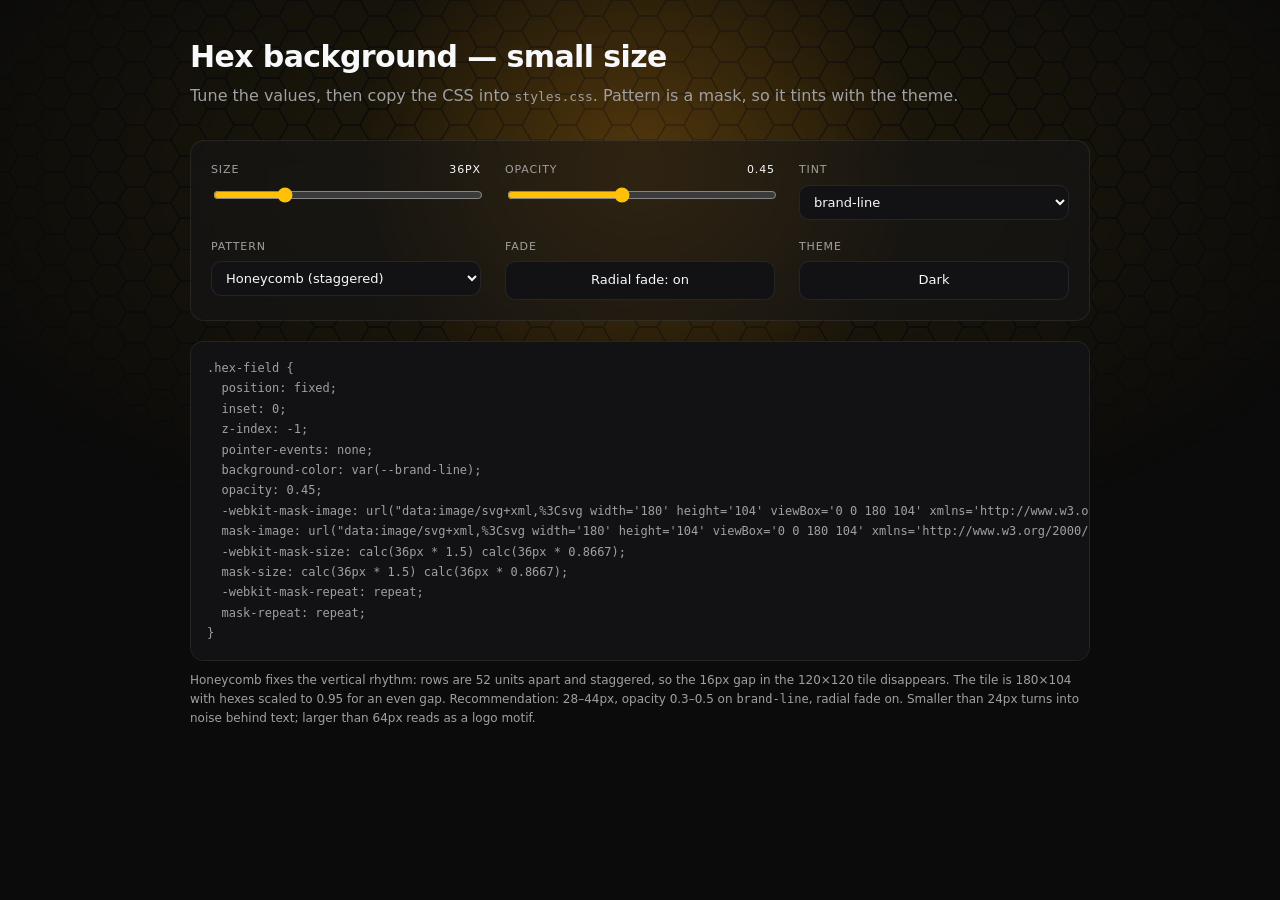
<file: hex-preview.html>
<!DOCTYPE html>
<html lang="en">
<head>
<meta charset="UTF-8" />
<meta name="viewport" content="width=device-width, initial-scale=1" />
<title>Hex background preview</title>
<meta name="robots" content="noindex" />
<style>
  :root {
    --bg-color: #0b0b0b;
    --bg-elevated: #121214;
    --text-primary: #f8f9fa;
    --text-secondary: #a0a0a0;
    --brand-color: #ffc107;
    --accent-primary: #f7931a;
    --brand-line: rgba(255, 193, 7, 0.24);
    --brand-soft: rgba(255, 193, 7, 0.1);
    --card-bg: rgba(22, 22, 24, 0.55);
    --glass-border: rgba(255, 255, 255, 0.08);
    --r-md: 14px;
    --hex-size: 36px;
    --hex-opacity: 0.45;
    --hex-color: var(--brand-line);
  }
  html.light-mode {
    --bg-color: #f8f9fa;
    --bg-elevated: #ffffff;
    --text-primary: #0b0b0b;
    --text-secondary: #55585e;
    --brand-color: #b45309;
    --accent-primary: #c2410c;
    --brand-line: rgba(194, 65, 12, 0.22);
    --brand-soft: rgba(247, 147, 26, 0.1);
    --card-bg: #ffffff;
    --glass-border: rgba(11, 11, 11, 0.1);
  }
  * { box-sizing: border-box; }
  body {
    margin: 0;
    min-height: 100vh;
    padding: 40px 24px 80px;
    background-color: var(--bg-color);
    color: var(--text-primary);
    font-family: "Inter", system-ui, -apple-system, sans-serif;
    line-height: 1.6;
    overflow-x: hidden;
  }
  .stage {
    position: fixed;
    inset: 0;
    z-index: -1;
    pointer-events: none;
  }
  .hex-fade, .hex-fade-full {
    position: absolute;
    inset: 0;
  }
  .hex-fade {
    -webkit-mask-image: radial-gradient(75% 55% at 50% 20%, #000 0%, transparent 80%);
    mask-image: radial-gradient(75% 55% at 50% 20%, #000 0%, transparent 80%);
  }
  .hex-fade-full { -webkit-mask-image: none; mask-image: none; }
  .hex {
    position: absolute;
    inset: 0;
    background-color: var(--hex-color);
    opacity: var(--hex-opacity);
    -webkit-mask-repeat: repeat;
    mask-repeat: repeat;
  }
  /* 120x120 tile: one hex per cell, 16px vertical gap */
  .hex--grid {
    -webkit-mask-image: url("data:image/svg+xml,%3Csvg width='120' height='120' viewBox='0 0 120 120' xmlns='http://www.w3.org/2000/svg'%3E%3Cpolygon points='30,0 90,0 120,52 90,104 30,104 0,52' fill='%23000'/%3E%3C/svg%3E");
    mask-image: url("data:image/svg+xml,%3Csvg width='120' height='120' viewBox='0 0 120 120' xmlns='http://www.w3.org/2000/svg'%3E%3Cpolygon points='30,0 90,0 120,52 90,104 30,104 0,52' fill='%23000'/%3E%3C/svg%3E");
    -webkit-mask-size: var(--hex-size) var(--hex-size);
    mask-size: var(--hex-size) var(--hex-size);
  }
  /* 180x104 tile: staggered rows, 52px row pitch, 0.95 scale for an even gap */
  .hex--honeycomb {
    -webkit-mask-image: url("data:image/svg+xml,%3Csvg width='180' height='104' viewBox='0 0 180 104' xmlns='http://www.w3.org/2000/svg'%3E%3Cg fill='%23000'%3E%3Cpolygon points='-28.5,-49.4 28.5,-49.4 57,0 28.5,49.4 -28.5,49.4 -57,0'/%3E%3Cpolygon points='151.5,-49.4 208.5,-49.4 237,0 208.5,49.4 151.5,49.4 123,0'/%3E%3Cpolygon points='61.5,2.6 118.5,2.6 147,52 118.5,101.4 61.5,101.4 33,52'/%3E%3Cpolygon points='-28.5,54.6 28.5,54.6 57,104 28.5,153.4 -28.5,153.4 -57,104'/%3E%3Cpolygon points='151.5,54.6 208.5,54.6 237,104 208.5,153.4 151.5,153.4 123,104'/%3E%3C/g%3E%3C/svg%3E");
    mask-image: url("data:image/svg+xml,%3Csvg width='180' height='104' viewBox='0 0 180 104' xmlns='http://www.w3.org/2000/svg'%3E%3Cg fill='%23000'%3E%3Cpolygon points='-28.5,-49.4 28.5,-49.4 57,0 28.5,49.4 -28.5,49.4 -57,0'/%3E%3Cpolygon points='151.5,-49.4 208.5,-49.4 237,0 208.5,49.4 151.5,49.4 123,0'/%3E%3Cpolygon points='61.5,2.6 118.5,2.6 147,52 118.5,101.4 61.5,101.4 33,52'/%3E%3Cpolygon points='-28.5,54.6 28.5,54.6 57,104 28.5,153.4 -28.5,153.4 -57,104'/%3E%3Cpolygon points='151.5,54.6 208.5,54.6 237,104 208.5,153.4 151.5,153.4 123,104'/%3E%3C/g%3E%3C/svg%3E");
    -webkit-mask-size: calc(var(--hex-size) * 1.5) calc(var(--hex-size) * 0.8667);
    mask-size: calc(var(--hex-size) * 1.5) calc(var(--hex-size) * 0.8667);
  }
  .glow {
    position: absolute;
    left: 50%;
    top: 18%;
    width: 620px;
    height: 620px;
    transform: translate(-50%, -50%);
    background: radial-gradient(circle, rgba(247, 147, 26, 0.22), transparent 65%);
    pointer-events: none;
  }
  .wrap { max-width: 900px; margin: 0 auto; }
  h1 {
    font-size: 30px;
    line-height: 1.15;
    letter-spacing: -0.02em;
    margin: 0 0 8px;
  }
  p.lead { margin: 0 0 32px; color: var(--text-secondary); }
  .panel {
    background: var(--card-bg);
    border: 1px solid var(--glass-border);
    border-radius: var(--r-md);
    padding: 20px;
    backdrop-filter: blur(12px);
    display: grid;
    grid-template-columns: repeat(auto-fit, minmax(200px, 1fr));
    gap: 18px 24px;
  }
  label { display: block; font-size: 11px; text-transform: uppercase; letter-spacing: 0.08em; color: var(--text-secondary); margin-bottom: 6px; }
  input[type="range"] { width: 100%; accent-color: var(--brand-color); }
  select, button {
    width: 100%;
    padding: 8px 10px;
    border-radius: 10px;
    border: 1px solid var(--glass-border);
    background: var(--bg-elevated);
    color: var(--text-primary);
    font: inherit;
    font-size: 13px;
  }
  button { cursor: pointer; }
  .value { float: right; color: var(--text-primary); font-variant-numeric: tabular-nums; }
  pre {
    margin: 20px 0 0;
    padding: 16px;
    border-radius: var(--r-md);
    border: 1px solid var(--glass-border);
    background: var(--bg-elevated);
    color: var(--text-secondary);
    font-size: 12px;
    line-height: 1.7;
    overflow-x: auto;
    white-space: pre;
  }
  .hint { font-size: 12px; color: var(--text-secondary); margin-top: 10px; }
</style>
</head>
<body>
<div class="stage">
  <div class="glow"></div>
  <div class="hex-fade" id="fade"><div class="hex hex--honeycomb" id="hexEl"></div></div>
</div>

<div class="wrap">
  <h1>Hex background — small size</h1>
  <p class="lead">Tune the values, then copy the CSS into <code>styles.css</code>. Pattern is a mask, so it tints with the theme.</p>

  <section class="panel">
    <div>
      <label>Size <span class="value" id="sizeOut">36px</span></label>
      <input type="range" id="size" min="16" max="96" step="2" value="36" />
    </div>
    <div>
      <label>Opacity <span class="value" id="opacityOut">0.45</span></label>
      <input type="range" id="opacity" min="0.05" max="1" step="0.05" value="0.45" />
    </div>
    <div>
      <label>Tint</label>
      <select id="tint">
        <option value="var(--brand-line)">brand-line</option>
        <option value="var(--brand-soft)">brand-soft</option>
        <option value="var(--accent-primary)">accent-primary</option>
        <option value="var(--text-primary)">text-primary</option>
      </select>
    </div>
    <div>
      <label>Pattern</label>
      <select id="pattern">
        <option value="honeycomb">Honeycomb (staggered)</option>
        <option value="grid">Grid (one hex per cell)</option>
      </select>
    </div>
    <div>
      <label>Fade</label>
      <button id="fadeBtn" type="button">Radial fade: on</button>
    </div>
    <div>
      <label>Theme</label>
      <button id="themeBtn" type="button">Dark</button>
    </div>
  </section>

  <pre id="out"></pre>
  <p class="hint">Honeycomb fixes the vertical rhythm: rows are 52 units apart and staggered, so the 16px gap in the 120×120 tile disappears. The tile is 180×104 with hexes scaled to 0.95 for an even gap. Recommendation: 28–44px, opacity 0.3–0.5 on <code>brand-line</code>, radial fade on. Smaller than 24px turns into noise behind text; larger than 64px reads as a logo motif.</p>
</div>

<script>
  const MASK_GRID = "url(\"data:image/svg+xml,%3Csvg width='120' height='120' viewBox='0 0 120 120' xmlns='http://www.w3.org/2000/svg'%3E%3Cpolygon points='30,0 90,0 120,52 90,104 30,104 0,52' fill='%23000'/%3E%3C/svg%3E\")";
  const MASK_HONEYCOMB = `url("data:image/svg+xml,%3Csvg width='180' height='104' viewBox='0 0 180 104' xmlns='http://www.w3.org/2000/svg'%3E%3Cg fill='%23000'%3E%3Cpolygon points='-28.5,-49.4 28.5,-49.4 57,0 28.5,49.4 -28.5,49.4 -57,0'/%3E%3Cpolygon points='151.5,-49.4 208.5,-49.4 237,0 208.5,49.4 151.5,49.4 123,0'/%3E%3Cpolygon points='61.5,2.6 118.5,2.6 147,52 118.5,101.4 61.5,101.4 33,52'/%3E%3Cpolygon points='-28.5,54.6 28.5,54.6 57,104 28.5,153.4 -28.5,153.4 -57,104'/%3E%3Cpolygon points='151.5,54.6 208.5,54.6 237,104 208.5,153.4 151.5,153.4 123,104'/%3E%3C/g%3E%3C/svg%3E")`;

  const root = document.documentElement;
  const stage = document.getElementById("fade");
  const hexEl = document.getElementById("hexEl");
  const size = document.getElementById("size");
  const opacity = document.getElementById("opacity");
  const tint = document.getElementById("tint");
  const pattern = document.getElementById("pattern");
  const fadeBtn = document.getElementById("fadeBtn");
  const themeBtn = document.getElementById("themeBtn");
  const out = document.getElementById("out");
  const sizeOut = document.getElementById("sizeOut");
  const opacityOut = document.getElementById("opacityOut");
  let faded = true;

  function render() {
    root.style.setProperty("--hex-size", size.value + "px");
    root.style.setProperty("--hex-opacity", opacity.value);
    root.style.setProperty("--hex-color", tint.value);
    sizeOut.textContent = size.value + "px";
    opacityOut.textContent = Number(opacity.value).toFixed(2);
    stage.className = faded ? "hex-fade" : "hex-fade-full";

    const honeycomb = pattern.value === "honeycomb";
    hexEl.className = "hex hex--" + pattern.value;

    const mask = honeycomb ? MASK_HONEYCOMB : MASK_GRID;
    const sz = size.value;
    const maskSize = honeycomb
      ? "calc(" + sz + "px * 1.5) calc(" + sz + "px * 0.8667)"
      : sz + "px " + sz + "px";

    out.textContent = [
      ".hex-field {",
      "  position: fixed;",
      "  inset: 0;",
      "  z-index: -1;",
      "  pointer-events: none;",
      "  background-color: " + tint.value + ";",
      "  opacity: " + Number(opacity.value).toFixed(2) + ";",
      "  -webkit-mask-image: " + mask + ";",
      "  mask-image: " + mask + ";",
      "  -webkit-mask-size: " + maskSize + ";",
      "  mask-size: " + maskSize + ";",
      "  -webkit-mask-repeat: repeat;",
      "  mask-repeat: repeat;",
      "}"
    ].join("\n");
  }

  size.addEventListener("input", render);
  opacity.addEventListener("input", render);
  tint.addEventListener("change", render);
  pattern.addEventListener("change", render);

  fadeBtn.addEventListener("click", () => {
    faded = !faded;
    fadeBtn.textContent = "Radial fade: " + (faded ? "on" : "off");
    render();
  });

  themeBtn.addEventListener("click", () => {
    const light = root.classList.toggle("light-mode");
    themeBtn.textContent = light ? "Light" : "Dark";
  });

  render();
</script>
</body>
</html>
</file>
<file: assets/fonts/stylesheet.css>
@font-face {
  font-family: "Chanthavong";
  src: url("Chanthavong.woff2") format("woff2"),
    url("Chanthavong.woff") format("woff");
  font-weight: normal;
  font-style: normal;
  font-display: swap;
}
</file>
<file: styles.css>
:root {
  color-scheme: dark;

  /* Surfaces */
  --bg-color: #0b0b0b;
  --bg-elevated: #121214;
  --text-primary: #f8f9fa;
  --text-secondary: #a0a0a0;
  --text-muted: #8a8a8a;

  /* Brand */
  --brand-color: #ffc107;
  --accent-primary: #f7931a;
  --accent-secondary: #e07b0a;
  --accent-glow: rgba(247, 147, 26, 0.45);
  --brand-soft: rgba(255, 193, 7, 0.1);
  --brand-line: rgba(255, 193, 7, 0.24);

  /* Nostr protocol accent */
  --nostr: #8b5cf6;
  --nostr-soft: rgba(139, 92, 246, 0.12);
  --nostr-line: rgba(139, 92, 246, 0.3);

  /* Glass / surfaces */
  --surface-1: rgba(255, 255, 255, 0.028);
  --surface-2: rgba(255, 255, 255, 0.055);
  --surface-solid: #131316;
  --glass-bg: rgba(20, 20, 22, 0.5);
  --glass-border: rgba(255, 255, 255, 0.08);
  --border-strong: rgba(255, 255, 255, 0.14);
  --glass-shadow: 0 8px 32px 0 rgba(0, 0, 0, 0.4);

  --card-bg: rgba(22, 22, 24, 0.55);
  --nav-bg: rgba(11, 11, 11, 0.72);
  --footer-bg: #080808;

  /* Radii */
  --r-sm: 10px;
  --r-md: 14px;
  --r-lg: 20px;
  --r-xl: 28px;
  --r-full: 999px;
  --hex: polygon(50% 0%, 100% 25%, 100% 75%, 50% 100%, 0% 75%, 0% 25%);

  /* Rhythm */
  --section-y: clamp(72px, 9vw, 128px);

  --font-main: "Inter", system-ui, sans-serif;
  --font-heading: "Outfit", "Inter", system-ui, sans-serif;
  --font-display: "Source Serif 4", "Iowan Old Style", Georgia, serif;
  --font-mono: "Menlo", "Monaco", ui-monospace, monospace;
}

html.light-mode {
  color-scheme: light;

  --bg-color: #f8f9fa;
  --bg-elevated: #ffffff;
  --text-primary: #0b0b0b;
  --text-secondary: #55585e;
  --text-muted: #66696f;

  --brand-color: #b45309;
  --accent-primary: #c2410c;
  --accent-secondary: #9a3412;
  --accent-glow: rgba(194, 65, 12, 0.26);
  --brand-soft: rgba(247, 147, 26, 0.1);
  --brand-line: rgba(194, 65, 12, 0.22);

  --nostr: #6d28d9;
  --nostr-soft: rgba(109, 40, 217, 0.1);
  --nostr-line: rgba(109, 40, 217, 0.24);

  --surface-1: rgba(11, 11, 11, 0.025);
  --surface-2: rgba(11, 11, 11, 0.05);
  --surface-solid: #ffffff;
  --glass-bg: rgba(255, 255, 255, 0.78);
  --glass-border: rgba(11, 11, 11, 0.1);
  --border-strong: rgba(11, 11, 11, 0.18);
  --glass-shadow: 0 8px 32px 0 rgba(11, 11, 11, 0.08);

  --card-bg: #ffffff;
  --nav-bg: rgba(248, 249, 250, 0.82);
  --footer-bg: #eef0f2;
}

* {
  margin: 0;
  padding: 0;
  box-sizing: border-box;
}

/* Lucide icons (assets/icons/lucide-sprite.svg) */
.icon {
  width: 1em;
  height: 1em;
  flex-shrink: 0;
  vertical-align: -0.125em;
}

html {
  scroll-behavior: smooth;
  /* The orbiting rings are square boxes, so mid-rotation their bounding box
     grows to ~1.41x. Clip horizontally so they never create a scrollbar. */
  overflow-x: clip;
}

section[id] {
  scroll-margin-top: 96px;
}

:focus-visible {
  outline: 2px solid var(--brand-color);
  outline-offset: 3px;
  border-radius: 6px;
}

::selection {
  background: rgba(139, 92, 246, 0.35);
  color: #fff;
}

html.light-mode ::selection {
  background: var(--nostr);
  color: #fff;
}

body {
  background-color: var(--bg-color);
  color: var(--text-primary);
  font-family: var(--font-main);
  overflow-x: hidden;
  line-height: 1.6;
}

.lo,
.lo p,
.lo div,
.lo h1,
.lo h2,
.lo h3,
.lo h4,
.lo h5,
.lo h6 {
  font-family: "Chanthavong", "Noto Sans Lao", "Phetsarath OT", sans-serif;
}

/* Latin text shown while in Lao mode: use the heading face, not a monospace.
   `.lo .en` outranks `.lo h3` so it wins inside Lao mode. */
.en,
.lo .en {
  font-family: var(--font-heading);
  letter-spacing: -0.01em;
}

.mono {
  font-family: var(--font-mono);
}

/* Background Effects */
.noise-overlay {
  position: fixed;
  top: 0;
  left: 0;
  width: 100%;
  height: 100%;
  background: url("data:image/svg+xml,%3Csvg viewBox='0 0 200 200' xmlns='http://www.w3.org/2000/svg'%3E%3Cfilter id='noiseFilter'%3E%3CfeTurbulence type='fractalNoise' baseFrequency='0.8' numOctaves='3' stitchTiles='stitch'/%3E%3C/filter%3E%3Crect width='100%25' height='100%25' filter='url(%23noiseFilter)' opacity='0.08'/%3E%3C/svg%3E");
  pointer-events: none;
  z-index: -1;
  opacity: 0.4;
}

/* Typography */
h1,
h2,
h3 {
  font-family: var(--font-heading);
  font-weight: 800;
  letter-spacing: -0.02em;
}

/* Sovereign Ledger: display serif for the big statements */
h1,
h2 {
  font-family: var(--font-display);
  font-weight: 600;
  letter-spacing: -0.012em;
  font-variant-numeric: tabular-nums;
}

.text-gradient {
  background: linear-gradient(
    120deg,
    #ffd54f 0%,
    #ffc107 35%,
    #f7931a 70%,
    #e07b0a 100%
  );
  -webkit-background-clip: text;
  -webkit-text-fill-color: transparent;
  background-clip: text;
  color: transparent;
}

html.light-mode .text-gradient {
  background: linear-gradient(120deg, #c2410c 0%, #9a3412 60%, #7c2d12 100%);
  -webkit-background-clip: text;
  -webkit-text-fill-color: transparent;
  background-clip: text;
}

/* Layout */
.container {
  max-width: 1200px;
  margin: 0 auto;
  padding: 0 2rem;
}

/* Navbar */
.navbar {
  position: fixed;
  top: 0;
  width: 100%;
  padding: 1.15rem 0;
  z-index: 1000;
  backdrop-filter: blur(16px) saturate(160%);
  -webkit-backdrop-filter: blur(16px) saturate(160%);
  border-bottom: 1px solid transparent;
  background: var(--nav-bg);
  transition: padding 0.3s ease, border-color 0.3s ease, box-shadow 0.3s ease;
}

.navbar .container {
  display: flex;
  justify-content: space-between;
  align-items: center;
  flex-wrap: nowrap;
  gap: 1rem;
}

.logo {
  font-family: var(--font-heading);
  font-size: 1.5rem;
  font-weight: 700;
  text-decoration: none;
  color: var(--text-primary);
  display: flex;
  align-items: center;
  gap: 0.5rem;
}

.logo-icon {
  color: var(--accent-primary);
  display: flex;
  align-items: center;
}

/* Logo (assets/bitos-logo.svg = coloured bee mark, no filter needed) */
.logo img {
  height: 44px;
  width: auto;
  filter: none;
  transition: filter 0.3s ease;
  display: block;
}

/* Dark theme uses the light-line-art mark; light theme keeps the black-line mark. */
.logo img.logo-mark--light,
.orb__core img.logo-mark--light,
.seal img.logo-mark--light {
  display: none;
}

html.light-mode .logo img.logo-mark--light,
html.light-mode .orb__core img.logo-mark--light,
html.light-mode .seal img.logo-mark--light {
  display: block;
}

html.light-mode .logo img.logo-mark--dark,
html.light-mode .orb__core img.logo-mark--dark,
html.light-mode .seal img.logo-mark--dark {
  display: none;
}

.logo-text {
  font-family: var(--font-heading);
  font-size: 1.5rem;
  font-weight: 800;
  letter-spacing: -0.02em;
  line-height: 1;
  color: var(--text-primary);
}

.highlight {
  color: var(--accent-primary);
}

.nav-links {
  display: flex;
  gap: clamp(1rem, 1.8vw, 1.9rem);
}

.nav-links a {
  color: var(--text-secondary);
  text-decoration: none;
  font-weight: 500;
  white-space: nowrap;
  transition: color 0.3s;
}

.nav-links a:hover {
  color: var(--text-primary);
}

.nav-links a.active {
  color: var(--brand-color);
  position: relative;
}

.nav-links a.active::after {
  content: "";
  position: absolute;
  left: 0;
  right: 0;
  bottom: -6px;
  height: 2px;
  border-radius: 2px;
  background: var(--brand-color);
}

.navbar.scrolled {
  padding: 0.75rem 0;
  border-bottom-color: var(--glass-border);
  box-shadow: 0 10px 30px -18px rgba(0, 0, 0, 0.6);
}

.nav-actions {
  display: flex;
  gap: 1rem;
  align-items: center;
}

.mobile-nav {
  display: none;
  position: fixed;
  top: 68px;
  left: 0;
  width: 100%;
  background: var(--nav-bg);
  backdrop-filter: blur(20px) saturate(160%);
  -webkit-backdrop-filter: blur(20px) saturate(160%);
  padding: 1.75rem 2rem;
  flex-direction: column;
  gap: 1.25rem;
  border-bottom: 1px solid var(--glass-border);
  z-index: 999;
  max-height: calc(100svh - 68px);
  overflow-y: auto;
}

.mobile-nav.active {
  display: flex;
}

.mobile-nav a {
  color: var(--text-primary);
  text-decoration: none;
  font-size: 1.2rem;
  text-align: center;
}

.mobile-menu-btn {
  display: none;
  background: none;
  border: none;
  color: var(--text-primary);
  font-size: 1.5rem;
  cursor: pointer;
}

/* Buttons */
.btn-primary {
  background: linear-gradient(135deg, #ffd54f 0%, #ffc107 45%, #f7931a 100%);
  color: #1c1203;
  padding: 0.75rem 1.5rem;
  border-radius: var(--r-md);
  text-decoration: none;
  font-weight: 600;
  transition: all 0.3s cubic-bezier(0.4, 0, 0.2, 1);
  display: inline-flex;
  align-items: center;
  gap: 0.6rem;
  border: 1px solid transparent;
  box-shadow: 0 8px 20px -12px var(--accent-glow);
}

.btn-primary:hover {
  transform: translateY(-2px);
  box-shadow: 0 14px 30px -12px var(--accent-glow);
  filter: brightness(1.06);
}

html.light-mode .btn-primary {
  color: #2a1a02;
}

.btn-glass {
  background: var(--surface-1);
  backdrop-filter: blur(10px);
  border: 1px solid var(--glass-border);
  color: var(--text-primary);
  padding: 0.75rem 1.5rem;
  border-radius: var(--r-md);
  text-decoration: none;
  font-weight: 500;
  cursor: pointer;
  transition: all 0.3s cubic-bezier(0.4, 0, 0.2, 1);
  display: inline-flex;
  align-items: center;
  gap: 0.6rem;
}

.btn-glass:hover {
  background: var(--surface-2);
  border-color: var(--border-strong);
  transform: translateY(-2px);
}

/* Header tools: quiet icon controls so they never compete with the CTA */
.nav-tools {
  display: flex;
  align-items: center;
  gap: 0.2rem;
  padding: 0.2rem;
  border: 1px solid var(--glass-border);
  border-radius: var(--r-md);
  background: var(--surface-1);
}

.nav-tool {
  display: inline-flex;
  align-items: center;
  justify-content: center;
  gap: 0.4rem;
  min-width: 38px;
  height: 38px;
  padding: 0;
  border: 1px solid transparent;
  border-radius: var(--r-sm);
  background: transparent;
  color: var(--text-secondary);
  font-size: 0.95rem;
  font-weight: 600;
  text-decoration: none;
  cursor: pointer;
  transition: color 0.25s ease, background 0.25s ease, border-color 0.25s ease;
}

.nav-tool:hover {
  color: var(--text-primary);
  background: var(--surface-2);
  border-color: var(--glass-border);
}

.nav-tool--lang {
  padding: 0 0.6rem;
}

.nav-tools .nav-tool {
  border-radius: var(--r-sm);
}

.nav-github {
  border: 1px solid var(--glass-border);
  background: var(--surface-1);
  font-size: 1.08rem;
}

.nav-cta {
  white-space: nowrap;
}

/* Nav dropdowns (Ecosystem / Developers) */
.nav-item--menu {
  position: relative;
  display: flex;
  align-items: center;
}

.nav-menu-toggle {
  display: inline-flex;
  align-items: center;
  gap: 0.35rem;
  margin: 0;
  padding: 0;
  border: 0;
  background: none;
  font: inherit;
  font-weight: 500;
  color: var(--text-secondary);
  white-space: nowrap;
  cursor: pointer;
  transition: color 0.3s;
}

.nav-menu-toggle:hover,
.nav-item--menu.is-open .nav-menu-toggle,
.nav-menu-toggle.active {
  color: var(--text-primary);
}

.nav-menu-toggle.active {
  color: var(--brand-color);
}

.nav-caret {
  width: 12px;
  height: 12px;
  fill: none;
  stroke: currentColor;
  stroke-width: 1.6;
  stroke-linecap: round;
  stroke-linejoin: round;
  transition: transform 0.2s ease;
}

.nav-item--menu.is-open .nav-caret {
  transform: rotate(180deg);
}

.nav-menu {
  position: absolute;
  top: calc(100% + 1.1rem);
  left: 50%;
  z-index: 1001;
  display: none;
  width: min(92vw, 560px);
  padding: 0.7rem;
  transform: translate(-50%, -6px);
  background: var(--surface-solid);
  border: 1px solid var(--glass-border);
  border-radius: var(--r-lg);
  box-shadow: 0 30px 70px -35px rgba(0, 0, 0, 0.75);
  opacity: 0;
  transition: opacity 0.16s ease, transform 0.16s ease;
}

.nav-item--menu.is-open .nav-menu {
  display: block;
  transform: translate(-50%, 0);
  opacity: 1;
}

.nav-menu--tight {
  width: min(92vw, 380px);
}

.nav-menu__label {
  margin: 0.2rem 0.65rem 0.45rem;
  font-size: 0.68rem;
  font-weight: 600;
  letter-spacing: 0.14em;
  text-transform: uppercase;
  color: var(--text-muted);
}

.nav-menu__grid {
  display: grid;
  grid-template-columns: 1fr 1fr;
  gap: 0.1rem;
}

.nav-menu__grid--single {
  grid-template-columns: 1fr;
}

/* Panel links sit inside .nav-links, so override its base link styling. */
.nav-links .nav-menu a {
  white-space: normal;
  font-weight: 500;
}

.nav-links .nav-menu__item {
  display: flex;
  align-items: flex-start;
  gap: 0.7rem;
  padding: 0.6rem 0.65rem;
  border-radius: var(--r-sm);
  color: var(--text-primary);
  text-decoration: none;
  transition: background 0.2s ease;
}

.nav-links .nav-menu__item:hover,
.nav-links .nav-menu__item:focus-visible {
  background: var(--surface-2);
  color: var(--text-primary);
}

.nav-links .nav-menu a.active::after {
  display: none;
}

.nav-links .nav-menu__item[aria-current="page"] {
  background: var(--surface-2);
}

.nav-links .nav-menu__item[aria-current="page"] strong {
  color: var(--brand-color);
}

.nav-menu__icon {
  flex: none;
  display: grid;
  place-items: center;
  width: 32px;
  height: 32px;
  border-radius: 9px;
  background: var(--surface-2);
  overflow: hidden;
}

.nav-menu__icon img {
  width: 22px;
  height: 22px;
  object-fit: contain;
}

.nav-menu__icon .icon {
  width: 16px;
  height: 16px;
  color: var(--brand-color);
}

.nav-menu__text {
  display: flex;
  flex-direction: column;
  gap: 0.1rem;
  min-width: 0;
}

.nav-menu__text strong {
  font-size: 0.92rem;
  font-weight: 600;
  line-height: 1.25;
}

.nav-menu__text small {
  font-size: 0.77rem;
  line-height: 1.35;
  color: var(--text-secondary);
}

.nav-links .nav-menu__foot {
  display: flex;
  align-items: center;
  justify-content: space-between;
  gap: 0.5rem;
  margin-top: 0.45rem;
  padding: 0.6rem 0.65rem 0.4rem;
  border-top: 1px solid var(--glass-border);
  font-size: 0.82rem;
  font-weight: 600;
  color: var(--brand-color);
  text-decoration: none;
}

.nav-links .nav-menu__foot:hover {
  color: var(--accent-primary);
}

/* Command palette hint */
.nav-tool--search {
  gap: 0.45rem;
  padding: 0 0.5rem;
}

.nav-kbd {
  font-family: var(--font-main);
  font-size: 0.68rem;
  font-weight: 600;
  line-height: 1;
  padding: 0.22rem 0.3rem;
  border: 1px solid var(--glass-border);
  border-radius: 5px;
  background: var(--surface-2);
  color: var(--text-secondary);
}

/* Mobile nav groups */
.mobile-nav__group {
  display: flex;
  flex-direction: column;
  gap: 0.7rem;
}

.mobile-nav__group + .mobile-nav__group {
  padding-top: 1.1rem;
  border-top: 1px solid var(--glass-border);
}

.mobile-nav__label {
  font-size: 0.7rem;
  font-weight: 600;
  letter-spacing: 0.14em;
  text-transform: uppercase;
  text-align: center;
  color: var(--text-muted);
}

.mobile-nav__group a {
  font-size: 1.05rem;
}

@media (max-width: 1280px) {
  .nav-kbd {
    display: none;
  }
}

@media (prefers-reduced-motion: reduce) {
  .nav-menu,
  .nav-caret {
    transition: none;
  }
}

/* Skip link (keyboard users) */
.skip-link {
  position: absolute;
  top: -100px;
  left: 1rem;
  z-index: 2000;
  background: var(--brand-color);
  color: #1c1203;
  font-weight: 600;
  padding: 0.7rem 1.1rem;
  border-radius: var(--r-md);
  text-decoration: none;
  transition: top 0.2s ease;
}

.skip-link:focus {
  top: 1rem;
}

html.light-mode .skip-link {
  color: #ffffff;
}

/* Hero Section */
.hero-section {
  padding-top: 148px;
  padding-bottom: 72px;
  min-height: 100svh;
  display: flex;
  align-items: center;
  position: relative;
}

.hero-section::before {
  content: "";
  position: absolute;
  inset: 0;
  z-index: 0;
  pointer-events: none;
  background:
    radial-gradient(42% 55% at 82% 16%, var(--brand-soft), transparent 62%),
    radial-gradient(38% 48% at 10% 34%, var(--nostr-soft), transparent 66%);
  animation: aurora 26s ease-in-out infinite alternate;
}

@keyframes aurora {
  from {
    transform: translate3d(0, 0, 0) scale(1);
    opacity: 0.85;
  }
  to {
    transform: translate3d(0, -3%, 0) scale(1.08);
    opacity: 1;
  }
}

.hero-grid {
  position: absolute;
  inset: 0;
  width: 100%;
  height: 100%;
  z-index: 0;
  pointer-events: none;
}

/* Honeycomb backplate behind the orb. Masked, so it tints per theme. */
.hero-hex {
  position: absolute;
  z-index: 0;
  top: 50%;
  left: 50%;
  width: min(118%, 620px);
  aspect-ratio: 1;
  transform: translate(-50%, -50%);
  pointer-events: none;
  -webkit-mask-image: radial-gradient(closest-side, #000 22%, transparent 78%);
  mask-image: radial-gradient(closest-side, #000 22%, transparent 78%);
}

.hero-hex::before {
  content: "";
  position: absolute;
  inset: 0;
  background-color: var(--brand-line);
  opacity: 0.4;
  -webkit-mask-image: url("data:image/svg+xml,%3Csvg width='180' height='104' viewBox='0 0 180 104' xmlns='http://www.w3.org/2000/svg'%3E%3Cg fill='%23000'%3E%3Cpolygon points='-28.5,-49.4 28.5,-49.4 57,0 28.5,49.4 -28.5,49.4 -57,0'/%3E%3Cpolygon points='151.5,-49.4 208.5,-49.4 237,0 208.5,49.4 151.5,49.4 123,0'/%3E%3Cpolygon points='61.5,2.6 118.5,2.6 147,52 118.5,101.4 61.5,101.4 33,52'/%3E%3Cpolygon points='-28.5,54.6 28.5,54.6 57,104 28.5,153.4 -28.5,153.4 -57,104'/%3E%3Cpolygon points='151.5,54.6 208.5,54.6 237,104 208.5,153.4 151.5,153.4 123,104'/%3E%3C/g%3E%3C/svg%3E");
  mask-image: url("data:image/svg+xml,%3Csvg width='180' height='104' viewBox='0 0 180 104' xmlns='http://www.w3.org/2000/svg'%3E%3Cg fill='%23000'%3E%3Cpolygon points='-28.5,-49.4 28.5,-49.4 57,0 28.5,49.4 -28.5,49.4 -57,0'/%3E%3Cpolygon points='151.5,-49.4 208.5,-49.4 237,0 208.5,49.4 151.5,49.4 123,0'/%3E%3Cpolygon points='61.5,2.6 118.5,2.6 147,52 118.5,101.4 61.5,101.4 33,52'/%3E%3Cpolygon points='-28.5,54.6 28.5,54.6 57,104 28.5,153.4 -28.5,153.4 -57,104'/%3E%3Cpolygon points='151.5,54.6 208.5,54.6 237,104 208.5,153.4 151.5,153.4 123,104'/%3E%3C/g%3E%3C/svg%3E");
  -webkit-mask-size: 54px 31.2px;
  mask-size: 54px 31.2px;
  -webkit-mask-repeat: repeat;
  mask-repeat: repeat;
}

html.light-mode .hero-hex::before {
  opacity: 0.3;
}

.hero-section .container {
  position: relative;
  z-index: 1;
  display: grid;
  grid-template-columns: 1.15fr 1fr;
  gap: clamp(2rem, 5vw, 4.5rem);
  align-items: center;
}

.hero-content {
  display: flex;
  flex-direction: column;
  gap: 1.35rem;
}

.badge-new {
  display: inline-flex;
  align-items: center;
  gap: 0.5rem;
  padding: 0.45rem 1.1rem;
  background: var(--brand-soft);
  border: 1px solid var(--brand-line);
  color: var(--brand-color);
  border-radius: var(--r-full);
  font-size: 0.82rem;
  font-weight: 600;
  align-self: flex-start;
  backdrop-filter: blur(4px);
}

.badge-new::before {
  content: "";
  width: 6px;
  height: 6px;
  border-radius: 50%;
  background: var(--brand-color);
  box-shadow: 0 0 8px var(--brand-color);
}

html.light-mode .badge-new {
  color: #9a3412;
}

.hero-badges {
  display: flex;
  flex-wrap: wrap;
  gap: 0.6rem;
  align-self: flex-start;
}

.badge-nostr {
  display: inline-flex;
  align-items: center;
  gap: 0.45rem;
  padding: 0.45rem 1rem;
  border-radius: var(--r-full);
  font-size: 0.82rem;
  font-weight: 600;
  color: var(--nostr);
  background: var(--nostr-soft);
  border: 1px solid var(--nostr-line);
  backdrop-filter: blur(4px);
}

.badge-nostr .icon {
  font-size: 0.76rem;
}

.hero-title {
  font-size: clamp(2.7rem, 5.6vw, 4.6rem);
  line-height: 1.08;
  letter-spacing: -0.015em;
  margin-bottom: 0.25rem;
}

.hero-subtitle {
  color: var(--text-secondary);
  font-size: clamp(1.02rem, 1.4vw, 1.2rem);
  max-width: 540px;
  line-height: 1.65;
}

.hero-buttons {
  display: flex;
  gap: 0.85rem;
  margin-top: 0.5rem;
  flex-wrap: wrap;
}

.btn-primary.large,
.btn-glass.large {
  padding: 0.95rem 1.9rem;
  font-size: 1.02rem;
}

/* Hero Visual Animation */
.hero-visual {
  position: relative;
  display: flex;
  justify-content: center;
  align-items: center;
}

/* Orbit visual */
.orb {
  position: relative;
  width: min(100%, 460px);
  aspect-ratio: 1 / 1;
  display: grid;
  place-items: center;
}

.orb__core {
  position: relative;
  z-index: 3;
  width: 40%;
  aspect-ratio: 1 / 1;
  border-radius: 50%;
  background: radial-gradient(
    circle at 32% 28%,
    rgba(255, 255, 255, 0.16),
    rgba(247, 147, 26, 0.06) 55%,
    rgba(10, 10, 10, 0.6) 100%
  );
  border: 1px solid rgba(255, 255, 255, 0.12);
  display: grid;
  place-items: center;
  box-shadow:
    0 0 70px -8px var(--accent-glow),
    0 0 0 1px rgba(255, 255, 255, 0.04),
    inset 0 1px 0 0 rgba(255, 255, 255, 0.12);
  animation: float 7s cubic-bezier(0.4, 0, 0.2, 1) infinite;
}

html.light-mode .orb__core {
  background: radial-gradient(
    circle at 32% 28%,
    #ffffff,
    #fff8e6 70%
  );
  border-color: rgba(224, 123, 10, 0.15);
  box-shadow:
    0 0 50px -12px rgba(224, 123, 10, 0.35),
    inset 0 0 0 1px rgba(224, 123, 10, 0.12);
}

.orb__core img {
  width: 62%;
  height: 62%;
  object-fit: contain;
  filter: invert(1) hue-rotate(180deg) brightness(1.2);
}

html.light-mode .orb__core img {
  filter: none;
}

/* Brand mark (assets/bitos-logo.svg) — keep brand colours, no invert */
.orb__core img.bee-logo,
html.light-mode .orb__core img.bee-logo {
  width: 98%;
  height: auto;
  filter: none;
}

.orb__ring {
  position: absolute;
  border-radius: 50%;
  border: 1px dashed var(--glass-border);
}

.orb__ring--outer {
  inset: 0;
  animation: spin 44s linear infinite;
}

.orb__ring--inner {
  inset: 22%;
  border-style: solid;
  border-color: rgba(139, 92, 246, 0.18);
  animation: spin 30s linear infinite reverse;
}

html.light-mode .orb__ring--inner {
  border-color: rgba(109, 40, 217, 0.14);
}

.chip {
  position: absolute;
  white-space: nowrap;
  display: inline-flex;
  align-items: center;
  gap: 0.32rem;
  padding: 0.34rem 0.68rem;
  border-radius: 999px;
  background: rgba(20, 20, 20, 0.88);
  border: 1px solid var(--glass-border);
  font-size: 0.72rem;
  font-weight: 600;
  color: var(--text-primary);
  box-shadow: 0 8px 24px -8px rgba(0, 0, 0, 0.6);
  backdrop-filter: blur(8px);
  -webkit-backdrop-filter: blur(8px);
  animation: spin 44s linear infinite reverse;
}

html.light-mode .chip {
  background: rgba(255, 255, 255, 0.92);
  box-shadow: 0 8px 24px -10px rgba(0, 0, 0, 0.25);
}

.chip .icon {
  font-size: 0.68rem;
  color: var(--brand-color);
}

.chip--1 {
  border-color: var(--nostr-line);
}

.chip--1 .icon {
  color: var(--nostr);
}

.orb__ring--inner .chip {
  animation: spin 30s linear infinite;
}

.chip--1 {
  top: -13px;
  left: 50%;
  translate: -50%;
}
.chip--2 {
  top: 50%;
  right: -18px;
  translate: 0 -50%;
}
.chip--3 {
  bottom: -13px;
  left: 50%;
  translate: -50%;
}
.chip--4 {
  top: 50%;
  left: -18px;
  translate: 0 -50%;
}
.chip--5 {
  top: -11px;
  left: 50%;
  translate: -50%;
}
.chip--6 {
  bottom: -11px;
  left: 50%;
  translate: -50%;
}

.orb__platform {
  position: absolute;
  bottom: 2%;
  left: 50%;
  translate: -50%;
  width: 62%;
  height: 42px;
  border-radius: 50%;
  background: radial-gradient(var(--accent-glow), transparent 70%);
  filter: blur(14px);
  z-index: 0;
}

@keyframes spin {
  100% {
    transform: rotate(360deg);
  }
}

@keyframes float {
  0%,
  100% {
    transform: translateY(0);
  }
  50% {
    transform: translateY(-14px);
  }
}

/* Product preview */
.preview-section {
  padding: var(--section-y) 0;
}

.preview-grid {
  display: grid;
  grid-template-columns: 0.9fr 1.1fr;
  gap: clamp(2rem, 5vw, 4.5rem);
  align-items: center;
}

.preview-copy {
  min-width: 0;
}

.preview-copy .section-header {
  margin-bottom: 0;
  padding-top: 0;
}

.preview-copy .section-header::before {
  display: none;
}

.preview-copy h2 {
  font-size: clamp(1.9rem, 3.4vw, 2.6rem);
  line-height: 1.16;
  margin-bottom: 0.9rem;
}

.preview-points {
  list-style: none;
  display: flex;
  flex-direction: column;
  gap: 0.85rem;
  margin: 1.6rem 0 1.9rem;
}

.preview-points li {
  display: flex;
  align-items: flex-start;
  gap: 0.7rem;
  font-size: 0.96rem;
  line-height: 1.55;
}

.preview-points .icon {
  flex-shrink: 0;
  margin-top: 0.25rem;
  color: var(--brand-color);
  font-size: 1rem;
}

.preview-actions {
  display: flex;
  flex-wrap: wrap;
  gap: 0.8rem;
}

.preview-figure {
  position: relative;
  margin: 0;
  min-width: 0;
}

.preview-figure::before {
  content: "";
  position: absolute;
  inset: 10% -6% -12% 6%;
  background: radial-gradient(
    ellipse at center,
    var(--brand-soft),
    transparent 70%
  );
  filter: blur(28px);
  z-index: -1;
  pointer-events: none;
}

.preview-window {
  border: 1px solid var(--glass-border);
  border-radius: var(--r-lg);
  background: var(--card-bg);
  box-shadow: var(--glass-shadow);
  overflow: hidden;
  min-width: 0;
  backdrop-filter: blur(12px);
  -webkit-backdrop-filter: blur(12px);
}

.preview-chrome {
  display: flex;
  align-items: center;
  gap: 0.4rem;
  padding: 0.65rem 0.9rem;
  border-bottom: 1px solid var(--glass-border);
  background: var(--surface-2);
}

.preview-dot {
  width: 8px;
  height: 8px;
  border-radius: 50%;
  background: var(--border-strong);
}

.preview-url {
  margin: 0 auto;
  font-family: var(--font-mono);
  font-size: 0.68rem;
  letter-spacing: 0.02em;
  color: var(--text-muted);
}

.preview-live {
  display: inline-flex;
  align-items: center;
  gap: 0.35rem;
  font-size: 0.62rem;
  font-weight: 700;
  text-transform: uppercase;
  letter-spacing: 0.08em;
  color: var(--brand-color);
}

.preview-live::before {
  content: "";
  width: 6px;
  height: 6px;
  border-radius: 50%;
  background: var(--brand-color);
  box-shadow: 0 0 0 3px var(--brand-soft);
}

.preview-app {
  display: grid;
  grid-template-columns: 158px 1fr;
  min-width: 0;
  min-height: 372px;
}

.preview-side {
  display: flex;
  flex-direction: column;
  gap: 0.15rem;
  padding: 0.9rem 0.55rem;
  border-right: 1px solid var(--glass-border);
  background: var(--surface-1);
}

.preview-brand {
  display: flex;
  align-items: center;
  gap: 0.45rem;
  padding: 0 0.45rem 0.7rem;
  margin-bottom: 0.35rem;
  border-bottom: 1px solid var(--glass-border);
  font-family: var(--font-heading);
  font-size: 0.78rem;
  font-weight: 800;
  letter-spacing: 0.02em;
}

.preview-brand .preview-brand__mark {
  flex: 0 0 26px;
  display: block;
  width: 26px;
  height: 17px;
  max-width: 26px;
  overflow: visible;
}

.preview-brand__body path {
  fill: var(--text-primary);
}

.preview-brand__name {
  font-family: var(--font-heading);
  font-size: 0.88rem;
  font-weight: 800;
  letter-spacing: 0.02em;
  line-height: 1;
}

.preview-brand__os {
  background: linear-gradient(135deg, #f7b506 0%, #f59f10 52%, #f28919 100%);
  -webkit-background-clip: text;
  background-clip: text;
  color: transparent;
}

.preview-side__item {
  display: flex;
  align-items: center;
  gap: 0.5rem;
  padding: 0.45rem 0.5rem;
  border-radius: var(--r-sm);
  font-size: 0.72rem;
  color: var(--text-secondary);
}

.preview-side__item .icon {
  font-size: 0.85rem;
  opacity: 0.85;
}

.preview-side__item.is-active {
  background: var(--brand-soft);
  color: var(--brand-color);
  font-weight: 600;
}

.preview-main {
  display: flex;
  flex-direction: column;
  gap: 0.75rem;
  padding: 1rem;
  min-width: 0;
}

.preview-topline {
  display: flex;
  align-items: center;
  justify-content: space-between;
  gap: 1rem;
  font-size: 0.8rem;
  font-weight: 700;
}

.preview-pill {
  display: inline-flex;
  align-items: center;
  gap: 0.3rem;
  padding: 0.18rem 0.5rem;
  border: 1px solid var(--brand-line);
  border-radius: var(--r-full);
  background: var(--brand-soft);
  color: var(--brand-color);
  font-size: 0.58rem;
  font-weight: 700;
  text-transform: uppercase;
  letter-spacing: 0.06em;
  white-space: nowrap;
}

.preview-stats {
  display: grid;
  grid-template-columns: repeat(3, minmax(0, 1fr));
  gap: 0.55rem;
  min-width: 0;
}

.preview-stat {
  display: flex;
  flex-direction: column;
  gap: 0.15rem;
  min-width: 0;
  padding: 0.65rem 0.7rem;
  border: 1px solid var(--glass-border);
  border-radius: var(--r-md);
  background: var(--surface-1);
}

.preview-stat__label {
  font-size: 0.58rem;
  text-transform: uppercase;
  letter-spacing: 0.07em;
  color: var(--text-muted);
}

.preview-stat__value {
  font-family: var(--font-heading);
  font-size: 1.05rem;
  font-weight: 800;
  line-height: 1.2;
  letter-spacing: -0.02em;
}

.preview-stat__delta {
  font-size: 0.6rem;
  color: var(--brand-color);
}

.preview-panel {
  display: flex;
  flex-direction: column;
  gap: 0.6rem;
  padding: 0.7rem 0.8rem;
  border: 1px solid var(--glass-border);
  border-radius: var(--r-md);
  background: var(--surface-1);
}

.preview-panel__head {
  display: flex;
  align-items: center;
  justify-content: space-between;
  gap: 0.75rem;
  font-size: 0.66rem;
  font-weight: 600;
  color: var(--text-secondary);
}

.preview-chart {
  display: flex;
  align-items: flex-end;
  gap: 6px;
  height: 78px;
  padding-top: 0.2rem;
}

.preview-chart span {
  flex: 1;
  border-radius: 4px 4px 2px 2px;
  background: linear-gradient(180deg, var(--brand-color), var(--accent-primary));
  opacity: 0.55;
}

.preview-chart span:nth-child(1) {
  height: 40%;
}

.preview-chart span:nth-child(2) {
  height: 55%;
}

.preview-chart span:nth-child(3) {
  height: 34%;
}

.preview-chart span:nth-child(4) {
  height: 72%;
}

.preview-chart span:nth-child(5) {
  height: 48%;
}

.preview-chart span:nth-child(6) {
  height: 88%;
  opacity: 0.8;
}

.preview-chart span:nth-child(7) {
  height: 100%;
  opacity: 1;
}

.preview-rows {
  display: flex;
  flex-direction: column;
  gap: 0.45rem;
}

.preview-row {
  display: flex;
  align-items: center;
  gap: 0.5rem;
  font-size: 0.66rem;
  color: var(--text-secondary);
}

.preview-row__dot {
  flex-shrink: 0;
  width: 6px;
  height: 6px;
  border-radius: 50%;
  background: var(--brand-color);
}

.preview-row__meta {
  margin-left: auto;
  font-family: var(--font-mono);
  font-size: 0.6rem;
  color: var(--text-muted);
}

.preview-caption {
  margin-top: 0.7rem;
  text-align: right;
  font-size: 0.7rem;
  color: var(--text-muted);
}

/* The mock is an English product UI; keep its own type stack in Lao mode. */
.lo .preview-app div,
.lo .preview-app span,
.lo .preview-app strong {
  font-family: var(--font-main);
}

.lo .preview-app .preview-brand,
.lo .preview-app .preview-brand__name,
.lo .preview-app .preview-stat__value {
  font-family: var(--font-heading);
}

.lo .preview-app .preview-url,
.lo .preview-app .preview-row__meta {
  font-family: var(--font-mono);
}

@media (max-width: 1024px) {
  .preview-grid {
    grid-template-columns: 1fr;
  }

  .preview-copy {
    max-width: 640px;
  }

  .preview-figure {
    max-width: 720px;
  }
}

@media (max-width: 560px) {
  .preview-app {
    grid-template-columns: 1fr;
    min-height: 0;
  }

  .preview-side {
    display: none;
  }

  .preview-caption {
    text-align: left;
  }
}

/* Features Section */
.features-section {
  padding: var(--section-y) 0;
}

.section-header {
  position: relative;
  text-align: center;
  margin-bottom: clamp(2.5rem, 5vw, 4rem);
  padding-top: 1.6rem;
}

.section-header::before {
  content: "";
  position: absolute;
  top: 0;
  left: 50%;
  transform: translateX(-50%);
  width: min(100%, 1200px);
  height: 1px;
  background: linear-gradient(
    90deg,
    transparent,
    var(--glass-border) 20%,
    var(--glass-border) 80%,
    transparent
  );
}

.section-header h2 {
  font-size: clamp(1.9rem, 3.4vw, 2.6rem);
  line-height: 1.14;
  margin-bottom: 0.85rem;
  letter-spacing: -0.012em;
}

.section-header p {
  color: var(--text-secondary);
  font-size: clamp(1rem, 1.4vw, 1.15rem);
  max-width: 560px;
  margin: 0 auto;
}

.section-header--left {
  text-align: left;
}

.section-header--left::before {
  left: 0;
  transform: none;
}

.section-header--left p {
  margin: 0;
}

.features-grid {
  display: grid;
  grid-template-columns: repeat(4, 1fr);
  gap: 1.25rem;
}

/* Bento emphasis: the first and last cards span two columns */
.feature-card:nth-child(1),
.feature-card:nth-child(6) {
  grid-column: span 2;
}

.feature-card:nth-child(1)::after,
.feature-card:nth-child(6)::after {
  content: "";
  position: absolute;
  right: -40px;
  bottom: -50px;
  width: 180px;
  height: 180px;
  border-radius: 50%;
  background: radial-gradient(circle, var(--brand-soft), transparent 70%);
  pointer-events: none;
  z-index: 1;
}

@media (max-width: 980px) {
  .features-grid {
    grid-template-columns: repeat(2, 1fr);
  }
}

@media (max-width: 600px) {
  .features-grid {
    grid-template-columns: 1fr;
  }
  .feature-card:nth-child(1),
  .feature-card:nth-child(6) {
    grid-column: span 1;
  }
}

.feature-card {
  background: var(--surface-1);
  backdrop-filter: blur(10px);
  -webkit-backdrop-filter: blur(10px);
  border: 1px solid var(--glass-border);
  padding: 2rem;
  border-radius: var(--r-lg);
  transition: all 0.35s cubic-bezier(0.4, 0, 0.2, 1);
  position: relative;
  overflow: hidden;
}

.feature-card::before {
  content: "";
  position: absolute;
  top: 0;
  left: 0;
  width: 100%;
  height: 100%;
  background: radial-gradient(
    600px circle at var(--mouse-x, 0) var(--mouse-y, 0),
    var(--brand-soft),
    transparent 45%
  );
  opacity: 0;
  transition: opacity 0.35s;
  pointer-events: none;
}

.feature-card:hover::before {
  opacity: 1;
}

.feature-card:hover {
  transform: translateY(-6px);
  border-color: var(--brand-line);
  box-shadow: 0 10px 22px -16px rgba(0, 0, 0, 0.5);
}

.feature-card > * {
  position: relative;
  z-index: 2;
}

.icon-box {
  position: relative;
  width: 56px;
  height: 64px;
  display: grid;
  place-items: center;
  font-size: 1.2rem;
  color: var(--brand-color);
  margin-bottom: 1.35rem;
  clip-path: var(--hex);
  background: linear-gradient(
    160deg,
    var(--brand-line),
    rgba(247, 147, 26, 0.1)
  );
  filter: drop-shadow(0 8px 16px -8px var(--accent-glow));
  transition: transform 0.35s ease, filter 0.35s ease;
}

.icon-box::before {
  content: "";
  position: absolute;
  inset: 1.5px;
  clip-path: var(--hex);
  background: var(--bg-elevated);
}

.icon-box .icon {
  position: relative;
  z-index: 1;
}

.feature-card:hover .icon-box {
  transform: scale(1.06) rotate(-6deg);
  filter: drop-shadow(0 0 12px var(--accent-glow));
}

.feature-card h3 {
  margin-bottom: 0.7rem;
  font-size: 1.15rem;
  letter-spacing: -0.02em;
}

.feature-card p {
  color: var(--text-secondary);
  font-size: 0.95rem;
  line-height: 1.65;
}

/* Footer */
.footer {
  padding: 3.5rem 0 2rem;
  border-top: 1px solid var(--glass-border);
  background: var(--footer-bg);
}

.footer-content {
  display: flex;
  justify-content: space-between;
  align-items: flex-start;
  gap: 3rem;
  margin-bottom: 2.5rem;
}

.footer-brand h3 {
  font-size: 1.35rem;
  margin-bottom: 0.5rem;
  letter-spacing: -0.02em;
}

.footer-brand p {
  color: var(--text-secondary);
  font-size: 0.92rem;
  max-width: 280px;
  margin-bottom: 1.25rem;
}

.footer-social {
  display: flex;
  gap: 0.75rem;
}

.footer-social a {
  width: 38px;
  height: 38px;
  display: grid;
  place-items: center;
  border-radius: var(--r-sm);
  border: 1px solid var(--glass-border);
  background: var(--surface-1);
  color: var(--text-secondary);
  font-size: 1rem;
  transition: all 0.3s ease;
}

.footer-social a:hover {
  color: var(--brand-color);
  border-color: var(--brand-line);
  transform: translateY(-2px);
}

.footer-bottom {
  text-align: center;
  padding-top: 1.75rem;
  border-top: 1px solid var(--glass-border);
  color: var(--text-muted);
  font-size: 0.85rem;
}

/* Hero Stats */
.hero-stats {
  list-style: none;
  display: flex;
  flex-wrap: wrap;
  gap: clamp(1.25rem, 3vw, 2.25rem);
  margin-top: 0.75rem;
  padding-top: 1.6rem;
  border-top: 1px solid var(--glass-border);
}

.hero-stats li {
  display: flex;
  flex-direction: column;
  gap: 0.2rem;
}

.hero-stats strong {
  font-family: var(--font-heading);
  font-size: 1.5rem;
  font-weight: 800;
  color: var(--brand-color);
  line-height: 1;
  letter-spacing: -0.02em;
  font-variant-numeric: tabular-nums;
}

.hero-stats span {
  color: var(--text-muted);
  font-family: var(--font-mono);
  font-size: 0.72rem;
  text-transform: uppercase;
  letter-spacing: 0.06em;
}

.lo .hero-stats span {
  font-family: "Chanthavong", "Noto Sans Lao", sans-serif;
  font-size: 0.78rem;
  letter-spacing: 0.01em;
}

/* Section kicker — monospace telemetry HUD style, numbered like a ledger */
main {
  counter-reset: ledger;
}

.section-header {
  counter-increment: ledger;
}

.section-kicker {
  display: inline-flex;
  align-items: center;
  gap: 0.4rem;
  font-family: var(--font-mono);
  text-transform: uppercase;
  letter-spacing: 0.14em;
  font-size: 0.72rem;
  font-weight: 700;
  color: var(--brand-color);
  margin-bottom: 0.7rem;
}

.section-kicker::before {
  content: "[";
  opacity: 0.5;
}

.section-kicker::after {
  content: "]";
  opacity: 0.5;
}

/* Numbered section headers: 01 — FEATURES */
.section-header .section-kicker::before {
  content: counter(ledger, decimal-leading-zero) " — ";
  opacity: 0.85;
}

.section-header .section-kicker::after {
  content: "";
}

.lo .section-kicker {
  font-family: "Chanthavong", "Noto Sans Lao", sans-serif;
  letter-spacing: 0.02em;
}

/* About Section */
.about-section {
  padding: var(--section-y) 0;
}

.about-grid {
  display: grid;
  grid-template-columns: 1.1fr 0.9fr;
  gap: clamp(2rem, 5vw, 4rem);
  align-items: center;
}

.about-content h2 {
  font-size: clamp(1.9rem, 3.4vw, 2.6rem);
  line-height: 1.18;
  letter-spacing: -0.012em;
  margin-bottom: 1.15rem;
}

.about-content p {
  color: var(--text-secondary);
  margin-bottom: 1rem;
  line-height: 1.7;
}

.about-points {
  list-style: none;
  display: flex;
  flex-direction: column;
  gap: 0.8rem;
  margin-top: 1.5rem;
}

.about-points li {
  display: flex;
  align-items: flex-start;
  gap: 0.75rem;
  color: var(--text-primary);
  font-size: 0.95rem;
}

.about-points .icon {
  color: var(--brand-color);
  margin-top: 0.3rem;
  font-size: 0.9rem;
}

.about-panel {
  position: relative;
  background: var(--card-bg);
  border: 1px solid var(--glass-border);
  border-radius: var(--r-lg);
  padding: 1.75rem;
  backdrop-filter: blur(12px);
  -webkit-backdrop-filter: blur(12px);
  box-shadow: var(--glass-shadow);
  overflow: hidden;
}

.about-panel .panel-bar {
  position: absolute;
  top: 0;
  left: 0;
  right: 0;
  height: 2px;
  background: linear-gradient(
    90deg,
    transparent,
    var(--brand-color),
    transparent
  );
}

.code-line {
  display: flex;
  justify-content: space-between;
  align-items: center;
  gap: 1rem;
  padding: 0.85rem 0;
  border-bottom: 1px dashed var(--glass-border);
  font-family: var(--font-mono);
  font-size: 0.85rem;
  font-variant-numeric: tabular-nums;
}

/* Ledger caption above the spec rows */
.ledger-cap {
  display: flex;
  align-items: center;
  justify-content: space-between;
  padding-bottom: 0.9rem;
  margin-bottom: 0.35rem;
  border-bottom: 1px solid var(--brand-line);
}

.ledger-cap span {
  font-family: var(--font-mono);
  font-size: 0.7rem;
  font-weight: 700;
  text-transform: uppercase;
  letter-spacing: 0.14em;
  color: var(--brand-color);
}

.ledger-cap .icon {
  color: var(--brand-color);
  font-size: 0.85rem;
}

/* `.lo .code-line` outranks `.lo div` so the spec panel stays monospace */
.lo .code-line {
  font-family: var(--font-mono);
}

.code-line:last-child {
  border-bottom: none;
}

.code-key {
  color: var(--text-muted);
}

.code-val {
  color: var(--brand-color);
  text-align: right;
}

/* Repos Section */
.repos-section {
  padding: var(--section-y) 0;
}

.repo-grid {
  display: grid;
  grid-template-columns: repeat(auto-fit, minmax(290px, 1fr));
  gap: 1.25rem;
}

.repo-card {
  display: flex;
  flex-direction: column;
  gap: 0.8rem;
  background: var(--surface-1);
  border: 1px solid var(--glass-border);
  border-radius: var(--r-lg);
  padding: 1.85rem;
  text-decoration: none;
  color: var(--text-primary);
  transition: all 0.35s cubic-bezier(0.4, 0, 0.2, 1);
}

.repo-card:hover {
  transform: translateY(-6px);
  border-color: var(--brand-line);
  box-shadow: 0 10px 22px -16px rgba(0, 0, 0, 0.5);
}

.repo-head {
  display: flex;
  justify-content: space-between;
  align-items: center;
}

.repo-head .icon {
  font-size: 1.35rem;
  color: var(--brand-color);
}

.repo-tag,
.app-tag {
  font-size: 0.68rem;
  font-weight: 700;
  text-transform: uppercase;
  letter-spacing: 0.07em;
  color: var(--brand-color);
  background: var(--brand-soft);
  border: 1px solid var(--brand-line);
  padding: 0.22rem 0.65rem;
  border-radius: var(--r-full);
}

.repo-card h3 {
  font-size: 1.2rem;
  letter-spacing: -0.02em;
}

.repo-card p {
  color: var(--text-secondary);
  flex: 1;
  font-size: 0.93rem;
  line-height: 1.65;
}

.repo-link {
  font-size: 0.78rem;
  color: var(--text-muted);
  word-break: break-all;
  display: inline-flex;
  align-items: center;
  gap: 0.5rem;
  transition: color 0.3s;
}

.repo-card:hover .repo-link {
  color: var(--brand-color);
}

/* Ecosystem / Showcase Section */
.ecosystem-section {
  padding: var(--section-y) 0;
}

.app-feature {
  position: relative;
  display: flex;
  align-items: center;
  justify-content: space-between;
  gap: 2rem;
  margin-bottom: 1.25rem;
  padding: clamp(1.75rem, 3vw, 2.5rem);
  border-radius: var(--r-lg);
  border: 1px solid var(--brand-line);
  background:
    radial-gradient(
      ellipse 80% 150% at 100% 0%,
      var(--brand-soft),
      transparent 60%
    ),
    var(--surface-1);
  text-decoration: none;
  color: var(--text-primary);
  overflow: hidden;
  transition: all 0.35s cubic-bezier(0.4, 0, 0.2, 1);
}

.app-feature:hover {
  transform: translateY(-4px);
  border-color: var(--brand-color);
  box-shadow:
    0 12px 26px -18px rgba(0, 0, 0, 0.5),
    0 0 16px -12px var(--accent-glow);
}

.app-feature-body {
  position: relative;
  z-index: 1;
  display: flex;
  flex-direction: column;
  gap: 0.7rem;
  max-width: 620px;
}

.app-feature-body .app-tag {
  align-self: flex-start;
}

.app-feature h3 {
  font-size: clamp(1.35rem, 2.4vw, 1.75rem);
  letter-spacing: -0.03em;
}

.app-feature p {
  color: var(--text-secondary);
  font-size: 0.98rem;
  line-height: 1.65;
}

.app-feature-icon {
  position: relative;
  z-index: 1;
  flex-shrink: 0;
  width: 108px;
  height: 108px;
  border-radius: var(--r-lg);
  overflow: hidden;
  background: var(--surface-2);
  border: 1px solid var(--glass-border);
  transition: transform 0.35s ease;
}

.app-feature-icon img {
  display: block;
  width: 100%;
  height: 100%;
  object-fit: cover;
}

.app-feature:hover .app-feature-icon {
  transform: scale(1.06) rotate(-4deg);
}

@media (max-width: 600px) {
  .app-feature {
    flex-direction: column;
    align-items: flex-start;
  }
  .app-feature-icon {
    width: 72px;
    height: 72px;
  }
}

.app-grid {
  display: grid;
  grid-template-columns: repeat(auto-fit, minmax(200px, 1fr));
  gap: 1.25rem;
}

@media (max-width: 1100px) {
  .app-grid {
    grid-template-columns: repeat(3, minmax(0, 1fr));
  }
}

@media (max-width: 720px) {
  .app-grid {
    grid-template-columns: repeat(2, minmax(0, 1fr));
  }
}

@media (max-width: 520px) {
  .app-grid {
    grid-template-columns: 1fr;
  }
}

.eco-more-label {
  margin: 0 0 0.9rem;
  font-family: var(--font-mono);
  font-size: 0.68rem;
  font-weight: 700;
  text-transform: uppercase;
  letter-spacing: 0.14em;
  color: var(--text-muted);
}

.lo .eco-more-label {
  font-family: "Chanthavong", "Noto Sans Lao", sans-serif;
  letter-spacing: 0.02em;
}

.app-card {
  position: relative;
  display: flex;
  flex-direction: column;
  gap: 0.85rem;
  padding: 1.75rem;
  background: var(--surface-1);
  border: 1px solid var(--glass-border);
  border-radius: var(--r-lg);
  text-decoration: none;
  color: var(--text-primary);
  overflow: hidden;
  transition: all 0.35s cubic-bezier(0.4, 0, 0.2, 1);
}

.app-card::before {
  content: "";
  position: absolute;
  inset: 0;
  background: radial-gradient(
    ellipse 100% 60% at 50% 0%,
    var(--brand-soft),
    transparent 70%
  );
  opacity: 0;
  transition: opacity 0.35s ease;
  pointer-events: none;
}

.app-card:hover::before {
  opacity: 1;
}

.app-card:hover {
  transform: translateY(-6px);
  border-color: var(--brand-line);
  box-shadow: 0 10px 22px -16px rgba(0, 0, 0, 0.5);
}

.app-card > * {
  position: relative;
  z-index: 1;
}

.app-head {
  display: flex;
  justify-content: space-between;
  align-items: center;
}

.app-icon {
  flex-shrink: 0;
  width: 48px;
  height: 48px;
  border-radius: var(--r-md);
  overflow: hidden;
  background: var(--surface-2);
  border: 1px solid var(--glass-border);
  transition: all 0.35s ease;
}

.app-icon img {
  display: block;
  width: 100%;
  height: 100%;
  object-fit: cover;
}

.app-card:hover .app-icon {
  transform: scale(1.06) rotate(-3deg);
  box-shadow: 0 0 14px -8px var(--accent-glow);
}

.app-card h3 {
  font-size: 1.2rem;
  letter-spacing: -0.02em;
}

.app-card p {
  flex: 1;
  color: var(--text-secondary);
  font-size: 0.93rem;
  line-height: 1.65;
}

.app-open {
  display: inline-flex;
  align-items: center;
  gap: 0.5rem;
  font-size: 0.85rem;
  font-weight: 600;
  color: var(--brand-color);
}

.app-open .icon {
  font-size: 0.72rem;
  transition: transform 0.3s ease;
}

.app-card:hover .app-open .icon {
  transform: translate(2px, -2px);
}

/* Community Section */
.community-section {
  padding: 0 0 var(--section-y);
}

.community-inner {
  position: relative;
  text-align: center;
  background: var(--surface-1);
  border: 1px solid var(--glass-border);
  border-radius: var(--r-xl);
  padding: clamp(2.5rem, 6vw, 4.5rem) 2rem;
  overflow: hidden;
}

.community-inner::before {
  content: "";
  position: absolute;
  inset: 0;
  background: radial-gradient(
    ellipse 70% 100% at 50% 0%,
    var(--brand-soft),
    transparent 70%
  );
  pointer-events: none;
}

.community-inner > * {
  position: relative;
  z-index: 1;
}

/* Honeycomb wax seal */
.seal {
  position: relative;
  width: 72px;
  height: 80px;
  margin: 0 auto 1.35rem;
  display: grid;
  place-items: center;
  clip-path: var(--hex);
  background: linear-gradient(160deg, var(--brand-color), var(--accent-primary));
  filter: drop-shadow(0 12px 22px -10px var(--accent-glow));
}

.seal::before {
  content: "";
  position: absolute;
  inset: 3px;
  clip-path: var(--hex);
  background: var(--bg-elevated);
}

.seal img {
  position: relative;
  z-index: 1;
  width: 48px;
  height: auto;
}

.community-inner h2 {
  font-size: clamp(1.9rem, 3.4vw, 2.6rem);
  letter-spacing: -0.012em;
  margin-bottom: 0.85rem;
}

.community-inner p {
  color: var(--text-secondary);
  font-size: clamp(1rem, 1.4vw, 1.12rem);
  max-width: 560px;
  margin: 0 auto 2rem;
  line-height: 1.7;
}

.community-actions {
  display: flex;
  gap: 0.85rem;
  justify-content: center;
  flex-wrap: wrap;
}

/* Footer columns */
.footer-cols {
  display: flex;
  gap: clamp(2rem, 5vw, 4rem);
  flex-wrap: wrap;
}

.footer-col {
  display: flex;
  flex-direction: column;
  gap: 0.7rem;
}

.footer-col h4 {
  font-family: var(--font-heading);
  font-size: 0.78rem;
  text-transform: uppercase;
  letter-spacing: 0.08em;
  color: var(--text-primary);
  margin-bottom: 0.2rem;
}

.footer-col a {
  color: var(--text-secondary);
  text-decoration: none;
  font-size: 0.9rem;
  transition: color 0.3s;
}

.footer-col a:hover {
  color: var(--brand-color);
}

/* How it works */
.how-section {
  padding: var(--section-y) 0;
}

.how-grid {
  list-style: none;
  display: grid;
  grid-template-columns: repeat(auto-fit, minmax(260px, 1fr));
  gap: clamp(1.5rem, 3vw, 2.5rem);
}

.how-card {
  position: relative;
  background: transparent;
  border: 0;
  border-top: 1px solid var(--glass-border);
  border-radius: 0;
  padding: 1.5rem 0 0;
  transition: border-color 0.3s ease;
}

.how-card:hover {
  border-color: var(--brand-line);
}

.how-actions {
  display: flex;
  flex-direction: column;
  align-items: flex-start;
  gap: 0.9rem;
  margin-top: clamp(2rem, 4vw, 2.8rem);
}

.how-note {
  max-width: 620px;
  color: var(--text-muted);
  font-size: 0.85rem;
  line-height: 1.6;
}

.how-num {
  display: block;
  font-family: var(--font-heading);
  font-size: 2.4rem;
  font-weight: 800;
  line-height: 1;
  letter-spacing: -0.04em;
  margin-bottom: 1rem;
  color: var(--brand-color);
  opacity: 0.4;
}

@supports (-webkit-text-stroke: 1px red) {
  .how-num {
    color: transparent;
    opacity: 1;
    -webkit-text-stroke: 1.5px var(--brand-color);
  }
}

.how-card h3 {
  font-size: 1.2rem;
  letter-spacing: -0.02em;
  margin-bottom: 0.6rem;
}

.how-card p {
  color: var(--text-secondary);
  font-size: 0.95rem;
  line-height: 1.65;
}

/* Audience / Who it's for */
.audience-section {
  padding: var(--section-y) 0;
}

.audience-grid {
  display: grid;
  grid-template-columns: repeat(auto-fit, minmax(260px, 1fr));
  gap: clamp(1.75rem, 3vw, 2.75rem);
  padding-top: 1.5rem;
  border-top: 1px solid var(--glass-border);
}

.audience-card {
  background: transparent;
  border: 0;
  border-radius: 0;
  padding: 0;
}

.audience-card:hover {
  transform: none;
  border-color: transparent;
  box-shadow: none;
}

.audience-card .icon-box {
  width: auto;
  height: auto;
  margin-bottom: 0.9rem;
  background: transparent;
  border: 0;
  border-radius: 0;
  clip-path: none;
}

.audience-card .icon-box::before {
  display: none;
}

.audience-card .icon-box .icon {
  font-size: 1.4rem;
}

.audience-card:hover .icon-box {
  transform: none;
  filter: none;
}

.audience-card h3 {
  font-size: 1.15rem;
  letter-spacing: -0.02em;
  margin-bottom: 0.6rem;
}

.audience-card p {
  color: var(--text-secondary);
  font-size: 0.95rem;
  line-height: 1.65;
}

/* FAQ */
.faq-section {
  padding: var(--section-y) 0;
}

.faq-list {
  max-width: 780px;
  margin: 0 auto;
  display: flex;
  flex-direction: column;
  gap: 0.75rem;
}

.faq-item {
  background: var(--surface-1);
  border: 1px solid var(--glass-border);
  border-radius: var(--r-md);
  overflow: hidden;
  transition: border-color 0.3s ease, background 0.3s ease;
}

.faq-item[open] {
  border-color: var(--brand-line);
  background: var(--surface-2);
}

.faq-item summary {
  list-style: none;
  cursor: pointer;
  display: flex;
  align-items: center;
  justify-content: space-between;
  gap: 1rem;
  padding: 1.15rem 1.4rem;
  font-weight: 600;
  font-size: 1rem;
  color: var(--text-primary);
}

.faq-item summary::-webkit-details-marker {
  display: none;
}

.faq-item summary .icon {
  flex-shrink: 0;
  font-size: 0.85rem;
  color: var(--brand-color);
  transition: transform 0.3s ease;
}

.faq-item[open] summary .icon {
  transform: rotate(45deg);
}

.faq-item p {
  padding: 0 1.4rem 1.3rem;
  color: var(--text-secondary);
  font-size: 0.95rem;
  line-height: 1.7;
}

/* Back to top */
.back-to-top {
  position: fixed;
  right: 1.5rem;
  bottom: 1.5rem;
  width: 46px;
  height: 46px;
  display: grid;
  place-items: center;
  border-radius: 50%;
  border: 1px solid var(--brand-line);
  background: var(--brand-color);
  color: #1c1203;
  font-size: 1rem;
  cursor: pointer;
  opacity: 0;
  visibility: hidden;
  transform: translateY(12px);
  transition: opacity 0.3s ease, transform 0.3s ease, visibility 0.3s ease;
  z-index: 900;
  box-shadow: 0 12px 26px -12px var(--accent-glow);
}

.back-to-top.visible {
  opacity: 1;
  visibility: visible;
  transform: translateY(0);
}

.back-to-top:hover {
  transform: translateY(-3px);
  filter: brightness(1.06);
}

/* Nostr protocol / NIP section */
.protocol-section {
  padding: var(--section-y) 0;
}

.nip-grid {
  list-style: none;
  display: grid;
  grid-template-columns: repeat(auto-fit, minmax(220px, 1fr));
  gap: 1rem;
  margin-bottom: 1.5rem;
}

.nip-card {
  position: relative;
  padding: 1.4rem 1.5rem;
  border-radius: var(--r-md);
  border: 1px solid var(--glass-border);
  background-color: var(--surface-1);
  background-image: url("data:image/svg+xml,%3Csvg xmlns='http://www.w3.org/2000/svg' width='40' height='44' viewBox='0 0 40 44' fill='none'%3E%3Cpath d='M20 1.5 37 11v22L20 42.5 3 33V11z' stroke='%23f7931a' stroke-width='1.5' stroke-opacity='0.3'/%3E%3C/svg%3E");
  background-repeat: no-repeat;
  background-position: top 1rem right 1rem;
  background-size: 38px 42px;
  transition: border-color 0.3s ease, transform 0.3s ease, background-color 0.3s ease;
}

.nip-card:hover {
  transform: translateY(-4px);
  border-color: var(--nostr-line);
  background-color: var(--nostr-soft);
}

.nip-id {
  display: inline-block;
  font-family: var(--font-mono);
  font-size: 0.72rem;
  font-weight: 700;
  letter-spacing: 0.04em;
  color: var(--nostr);
  background: var(--nostr-soft);
  border: 1px solid var(--nostr-line);
  padding: 0.2rem 0.55rem;
  border-radius: var(--r-full);
  margin-bottom: 0.75rem;
}

.nip-card p {
  color: var(--text-secondary);
  font-size: 0.9rem;
  line-height: 1.6;
}

.nip-card code {
  font-family: var(--font-mono);
  font-size: 0.82em;
  color: var(--brand-color);
}

.proto-strip {
  display: grid;
  grid-template-columns: 1fr 1fr;
  gap: 1.25rem;
  padding: 1.5rem;
  border-radius: var(--r-lg);
  border: 1px solid var(--glass-border);
  background: var(--surface-1);
}

.proto-label {
  display: block;
  font-size: 0.72rem;
  font-weight: 700;
  text-transform: uppercase;
  letter-spacing: 0.08em;
  color: var(--text-muted);
  margin-bottom: 0.75rem;
}

.proto-relay {
  display: flex;
  flex-direction: column;
  align-items: flex-start;
}

.proto-relay code {
  display: inline-flex;
  align-items: center;
  font-family: var(--font-mono);
  font-size: 0.9rem;
  color: var(--brand-color);
  background: var(--surface-2);
  border: 1px solid var(--glass-border);
  border-radius: var(--r-sm);
  padding: 0.5rem 0.75rem;
  margin-bottom: 0.75rem;
}

.copy-btn {
  display: inline-flex;
  align-items: center;
  gap: 0.45rem;
  padding: 0.5rem 0.9rem;
  border-radius: var(--r-sm);
  border: 1px solid var(--glass-border);
  background: var(--surface-2);
  color: var(--text-secondary);
  font-size: 0.82rem;
  font-weight: 600;
  cursor: pointer;
  transition: all 0.25s ease;
}

.copy-btn:hover {
  color: var(--text-primary);
  border-color: var(--brand-line);
}

.copy-btn.copied {
  color: var(--brand-color);
  border-color: var(--brand-line);
  background: var(--brand-soft);
}

.client-chips {
  list-style: none;
  display: flex;
  flex-wrap: wrap;
  gap: 0.5rem;
}

.client-chips li {
  font-size: 0.82rem;
  font-weight: 600;
  color: var(--text-secondary);
  padding: 0.4rem 0.8rem;
  border-radius: var(--r-full);
  border: 1px solid var(--glass-border);
  background: var(--surface-2);
  transition: color 0.25s ease, border-color 0.25s ease;
}

.client-chips li:hover {
  color: var(--nostr);
  border-color: var(--nostr-line);
}

@media (max-width: 640px) {
  .proto-strip {
    grid-template-columns: 1fr;
  }
}

/* Orbit "event packet" markers — read as live events on the network rings */
.orb__ring--outer::after,
.orb__ring--inner::after {
  content: "";
  position: absolute;
  top: -4px;
  left: 50%;
  width: 8px;
  height: 8px;
  margin-left: -4px;
  border-radius: 50%;
}

.orb__ring--outer::after {
  background: var(--brand-color);
  box-shadow: 0 0 12px 1px var(--brand-color);
}

.orb__ring--inner::after {
  top: auto;
  bottom: -4px;
  width: 7px;
  height: 7px;
  margin-left: -3.5px;
  background: var(--nostr);
  box-shadow: 0 0 12px 1px var(--nostr);
}

/* Command palette (⌘K) */
.cmdk {
  position: fixed;
  inset: 0;
  z-index: 1500;
  display: grid;
  place-items: start center;
  padding-top: min(18vh, 160px);
}

.cmdk[hidden] {
  display: none;
}

.cmdk__scrim {
  position: absolute;
  inset: 0;
  background: rgba(0, 0, 0, 0.55);
  backdrop-filter: blur(6px);
  -webkit-backdrop-filter: blur(6px);
}

.cmdk__panel {
  position: relative;
  width: min(94vw, 560px);
  border-radius: var(--r-lg);
  border: 1px solid var(--border-strong);
  background: var(--bg-elevated);
  box-shadow: 0 30px 80px -30px rgba(0, 0, 0, 0.8);
  overflow: hidden;
  animation: cmdk-in 0.18s ease;
}

@keyframes cmdk-in {
  from {
    opacity: 0;
    transform: translateY(-10px) scale(0.98);
  }
  to {
    opacity: 1;
    transform: none;
  }
}

.cmdk__field {
  display: flex;
  align-items: center;
  gap: 0.75rem;
  padding: 0.95rem 1.1rem;
  border-bottom: 1px solid var(--glass-border);
  color: var(--text-muted);
}

.cmdk__field input {
  flex: 1;
  border: none;
  outline: none;
  background: transparent;
  color: var(--text-primary);
  font-family: var(--font-main);
  font-size: 1rem;
}

.cmdk__kbd {
  font-family: var(--font-mono);
  font-size: 0.68rem;
  color: var(--text-muted);
  border: 1px solid var(--glass-border);
  border-radius: 6px;
  padding: 0.15rem 0.4rem;
}

.cmdk__list {
  list-style: none;
  max-height: min(50vh, 360px);
  overflow-y: auto;
  padding: 0.5rem;
}

.cmdk__item {
  display: flex;
  align-items: center;
  gap: 0.75rem;
  padding: 0.7rem 0.85rem;
  border-radius: var(--r-sm);
  color: var(--text-secondary);
  cursor: pointer;
  transition: background 0.15s ease, color 0.15s ease;
}

.cmdk__item .icon {
  width: 18px;
  height: 18px;
  color: var(--text-muted);
}

.cmdk__item.is-active,
.cmdk__item:hover {
  background: var(--surface-2);
  color: var(--text-primary);
}

.cmdk__item.is-active .icon {
  color: var(--brand-color);
}

.cmdk__empty {
  padding: 1rem 0.9rem;
  color: var(--text-muted);
  font-size: 0.9rem;
}

/* Relays stream console (illustrative preview) */
.stream {
  margin-top: 1.5rem;
  border: 1px solid var(--glass-border);
  border-radius: var(--r-lg);
  background: linear-gradient(180deg, var(--surface-2), var(--surface-1));
  overflow: hidden;
}

.stream__bar {
  display: flex;
  align-items: center;
  gap: 0.6rem;
  padding: 0.8rem 1.1rem;
  border-bottom: 1px solid var(--glass-border);
}

.stream__live {
  width: 8px;
  height: 8px;
  border-radius: 50%;
  background: #22c55e;
  box-shadow: 0 0 10px #22c55e;
  animation: pulse-live 1.8s ease-in-out infinite;
}

@keyframes pulse-live {
  0%,
  100% {
    opacity: 1;
  }
  50% {
    opacity: 0.3;
  }
}

.stream__title {
  font-family: var(--font-mono);
  font-size: 0.72rem;
  font-weight: 700;
  letter-spacing: 0.08em;
  text-transform: uppercase;
  color: var(--text-secondary);
}

.stream__tag {
  margin-left: auto;
  font-family: var(--font-mono);
  font-size: 0.68rem;
  text-transform: uppercase;
  letter-spacing: 0.08em;
  color: var(--nostr);
  border: 1px solid var(--nostr-line);
  background: var(--nostr-soft);
  padding: 0.18rem 0.55rem;
  border-radius: var(--r-full);
}

.stream__lines {
  list-style: none;
  padding: 0.5rem 0;
  min-height: 176px;
  font-family: var(--font-mono);
  font-size: 0.82rem;
}

.stream__line {
  display: grid;
  grid-template-columns: 68px 92px 1fr auto;
  gap: 0.75rem;
  align-items: center;
  padding: 0.5rem 1.1rem;
  color: var(--text-muted);
  animation: stream-in 0.35s ease;
}

@keyframes stream-in {
  from {
    opacity: 0;
    transform: translateY(-6px);
  }
  to {
    opacity: 1;
    transform: none;
  }
}

.stream__kind {
  justify-self: start;
  color: var(--nostr);
  border: 1px solid var(--nostr-line);
  background: var(--nostr-soft);
  border-radius: 6px;
  padding: 0.1rem 0.45rem;
  font-size: 0.72rem;
}

.stream__type {
  color: var(--brand-color);
}

.stream__who {
  color: var(--text-secondary);
  overflow: hidden;
  text-overflow: ellipsis;
  white-space: nowrap;
}

.stream__meta {
  color: var(--text-muted);
  font-size: 0.76rem;
}

@media (max-width: 560px) {
  .stream__line {
    grid-template-columns: 60px 1fr auto;
  }
  .stream__type {
    display: none;
  }
}

@media (prefers-reduced-motion: reduce) {
  .stream__line,
  .stream__live {
    animation: none;
  }
}

/* Scroll reveal */
.reveal {
  opacity: 0;
  transform: translateY(28px);
  transition: opacity 0.7s ease, transform 0.7s cubic-bezier(0.4, 0, 0.2, 1);
}

.reveal.visible {
  opacity: 1;
  transform: translateY(0);
}

@media (prefers-reduced-motion: reduce) {
  .reveal {
    opacity: 1;
    transform: none;
    transition: none;
  }
  .orb__ring,
  .chip,
  .orb__core,
  .hero-section::before {
    animation: none;
  }
}

/* Responsive */
/* Collapse the nav before the links start wrapping into the logo/CTA. */
@media (max-width: 1080px) {
  .nav-links {
    display: none;
  }
  .mobile-menu-btn {
    display: block;
  }
  .nav-github {
    display: none;
  }
}

@media (max-width: 1024px) {
  .hero-section .container {
    grid-template-columns: 1fr;
    text-align: center;
  }
  .hero-content {
    align-items: center;
  }
  .badge-new {
    align-self: center;
  }
  .hero-badges {
    align-self: center;
    justify-content: center;
  }
  .hero-subtitle {
    margin: 0 auto;
  }
  .hero-buttons {
    justify-content: center;
  }
  .hero-stats {
    justify-content: center;
  }
  .about-grid {
    grid-template-columns: 1fr;
  }
}

@media (max-width: 768px) {
  .hero-section {
    padding-top: 120px;
    padding-bottom: 48px;
    min-height: auto;
  }
  .hero-buttons {
    flex-direction: column;
    width: 100%;
  }
  .btn-primary.large,
  .btn-glass.large {
    width: 100%;
    justify-content: center;
  }
  .orb {
    width: min(100%, 340px);
  }
  .hero-hex {
    width: min(132%, 420px);
  }
  .hero-hex::before {
    -webkit-mask-size: 42px 24.27px;
    mask-size: 42px 24.27px;
  }
  .hero-stats {
    gap: 1.5rem;
  }
  .footer-content {
    flex-direction: column;
    gap: 2.5rem;
  }
  .footer-cols {
    gap: 2.5rem;
  }
}

@media (max-width: 480px) {
  .container {
    padding: 0 1.25rem;
  }
  .navbar .nav-actions .btn-primary {
    display: none;
  }
  .nav-actions {
    gap: 0.5rem;
  }
  .orb {
    width: min(100%, 290px);
  }
  .chip {
    font-size: 0.68rem;
    padding: 0.32rem 0.62rem;
  }
  .hero-stats {
    gap: 1.25rem;
  }
  .hero-stats strong {
    font-size: 1.35rem;
  }
  .community-actions .btn-primary.large,
  .community-actions .btn-glass.large {
    width: 100%;
    justify-content: center;
  }
}

@media (max-width: 360px) {
  .logo-text {
    display: none;
  }

  .nav-tools {
    gap: 0;
  }

  .nav-actions {
    gap: 0.5rem;
  }
}
</file>
<file: p/css/tokens.css>
/* ============================================================
   bitos.space/p — personal portfolio
   Same design tokens as the site (styles.css v15), with the
   Nostr-violet profile surface from the UX concept.
   ============================================================ */

:root {
  color-scheme: dark;

  --bg: #0b0b0b;
  --bg-elevated: #121214;
  --surface-solid: #131316;
  --card-bg: rgba(22, 22, 24, 0.55);
  --card-bg-solid: #161618;

  --text-primary: #f8f9fa;
  --text-secondary: #a0a0a0;
  --text-muted: #8a8a8a;

  --nostr: #8b5cf6;
  --nostr-bright: #a78bfa;
  --nostr-soft: rgba(139, 92, 246, 0.12);
  --nostr-line: rgba(139, 92, 246, 0.3);

  --brand-color: #ffc107;
  --brand-soft: rgba(255, 193, 7, 0.1);
  --brand-line: rgba(255, 193, 7, 0.24);

  --ok: #34d399;
  --ok-soft: rgba(52, 211, 153, 0.12);
  --ok-line: rgba(52, 211, 153, 0.3);
  --warn: #fbbf24;
  --danger: #f87171;
  --danger-soft: rgba(248, 113, 113, 0.1);
  --danger-line: rgba(248, 113, 113, 0.3);

  --nav-bg: rgba(11, 11, 11, 0.72);
  --glass-bg: rgba(20, 20, 22, 0.5);
  --glass-border: rgba(255, 255, 255, 0.08);
  --glass-shadow: 0 8px 32px 0 rgba(0, 0, 0, 0.4);
  --border-strong: rgba(255, 255, 255, 0.14);
  --input-bg: rgba(0, 0, 0, 0.28);
  --surface-1: rgba(255, 255, 255, 0.028);
  --surface-2: rgba(255, 255, 255, 0.055);

  --r-sm: 10px;
  --r-md: 14px;
  --r-lg: 20px;
  --r-xl: 28px;
  --r-full: 999px;

  --font-heading: "Outfit", "Inter", "Chanthavong", system-ui, sans-serif;
  --font-main: "Inter", "Chanthavong", system-ui, sans-serif;
  --font-display: "Source Serif 4", "Iowan Old Style", Georgia, serif;
  --font-mono: "JetBrains Mono", "Menlo", "Monaco", ui-monospace, monospace;
  --font-lao: "Chanthavong", "Noto Sans Lao", "Phetsarath OT", sans-serif;

  --hex: polygon(50% 0%, 100% 25%, 100% 75%, 50% 100%, 0% 75%, 0% 25%);
  --honeycomb-size: 36px;
  --honeycomb-opacity: 0.42;
  --section-y: clamp(64px, 8vw, 112px);
  --wrap: 1200px;
  --ease: cubic-bezier(0.22, 0.61, 0.36, 1);
}

html.light-mode {
  color-scheme: light;

  --bg: #f8f9fa;
  --bg-elevated: #ffffff;
  --surface-solid: #ffffff;
  --card-bg: #ffffff;
  --card-bg-solid: #ffffff;

  --text-primary: #0b0b0b;
  --text-secondary: #4b4f56;
  --text-muted: #66696f;

  --nostr: #6d28d9;
  --nostr-bright: #6d28d9;
  --nostr-soft: rgba(109, 40, 217, 0.08);
  --nostr-line: rgba(109, 40, 217, 0.24);

  --brand-color: #b45309;
  --brand-soft: rgba(180, 83, 9, 0.08);
  --brand-line: rgba(180, 83, 9, 0.22);

  --ok: #047857;
  --ok-soft: rgba(4, 120, 87, 0.1);
  --ok-line: rgba(4, 120, 87, 0.3);
  --warn: #b45309;
  --danger: #b91c1c;
  --danger-soft: rgba(185, 28, 28, 0.08);
  --danger-line: rgba(185, 28, 28, 0.3);

  --nav-bg: rgba(248, 249, 250, 0.82);
  --glass-bg: rgba(255, 255, 255, 0.78);
  --glass-border: rgba(11, 11, 11, 0.1);
  --glass-shadow: 0 8px 32px 0 rgba(11, 11, 11, 0.08);
  --border-strong: rgba(11, 11, 11, 0.18);
  --input-bg: rgba(11, 11, 11, 0.03);
  --surface-1: rgba(11, 11, 11, 0.025);
  --surface-2: rgba(11, 11, 11, 0.05);
}

* {
  box-sizing: border-box;
  margin: 0;
  padding: 0;
}

html {
  scroll-behavior: smooth;
  scroll-padding-top: 88px;
}

body {
  min-height: 100vh;
  display: flex;
  flex-direction: column;
  background: var(--bg);
  color: var(--text-primary);
  font-family: var(--font-main);
  font-size: 16px;
  line-height: 1.6;
  -webkit-font-smoothing: antialiased;
  overflow-x: hidden;
}

body::before {
  content: "";
  position: fixed;
  inset: 0;
  z-index: -2;
  pointer-events: none;
  background:
    radial-gradient(720px 420px at 12% -4%, rgba(139, 92, 246, 0.14), transparent 62%),
    radial-gradient(640px 420px at 96% 6%, rgba(255, 193, 7, 0.05), transparent 60%),
    radial-gradient(900px 560px at 50% 116%, rgba(139, 92, 246, 0.07), transparent 64%);
}

html.light-mode body::before {
  background:
    radial-gradient(720px 420px at 12% -4%, rgba(109, 40, 217, 0.08), transparent 62%),
    radial-gradient(640px 420px at 96% 6%, rgba(180, 83, 9, 0.05), transparent 60%),
    radial-gradient(900px 560px at 50% 116%, rgba(109, 40, 217, 0.04), transparent 64%);
}

.brand-honeycomb {
  position: fixed;
  inset: 0;
  z-index: -1;
  pointer-events: none;
  -webkit-mask-image: radial-gradient(75% 55% at 50% 20%, #000 0%, transparent 80%);
  mask-image: radial-gradient(75% 55% at 50% 20%, #000 0%, transparent 80%);
}

.brand-honeycomb__pattern {
  position: absolute;
  inset: 0;
  display: block;
  background-color: var(--brand-line);
  opacity: 0;
  -webkit-mask-image: url("data:image/svg+xml,%3Csvg width='180' height='104' viewBox='0 0 180 104' xmlns='http://www.w3.org/2000/svg'%3E%3Cg fill='%23000'%3E%3Cpolygon points='-28.5,-49.4 28.5,-49.4 57,0 28.5,49.4 -28.5,49.4 -57,0'/%3E%3Cpolygon points='151.5,-49.4 208.5,-49.4 237,0 208.5,49.4 151.5,49.4 123,0'/%3E%3Cpolygon points='61.5,2.6 118.5,2.6 147,52 118.5,101.4 61.5,101.4 33,52'/%3E%3Cpolygon points='-28.5,54.6 28.5,54.6 57,104 28.5,153.4 -28.5,153.4 -57,104'/%3E%3Cpolygon points='151.5,54.6 208.5,54.6 237,104 208.5,153.4 151.5,153.4 123,104'/%3E%3C/g%3E%3C/svg%3E");
  mask-image: url("data:image/svg+xml,%3Csvg width='180' height='104' viewBox='0 0 180 104' xmlns='http://www.w3.org/2000/svg'%3E%3Cg fill='%23000'%3E%3Cpolygon points='-28.5,-49.4 28.5,-49.4 57,0 28.5,49.4 -28.5,49.4 -57,0'/%3E%3Cpolygon points='151.5,-49.4 208.5,-49.4 237,0 208.5,49.4 151.5,49.4 123,0'/%3E%3Cpolygon points='61.5,2.6 118.5,2.6 147,52 118.5,101.4 61.5,101.4 33,52'/%3E%3Cpolygon points='-28.5,54.6 28.5,54.6 57,104 28.5,153.4 -28.5,153.4 -57,104'/%3E%3Cpolygon points='151.5,54.6 208.5,54.6 237,104 208.5,153.4 151.5,153.4 123,104'/%3E%3C/g%3E%3C/svg%3E");
  -webkit-mask-size: calc(var(--honeycomb-size, 36px) * 1.5) calc(var(--honeycomb-size, 36px) * 0.8667);
  mask-size: calc(var(--honeycomb-size, 36px) * 1.5) calc(var(--honeycomb-size, 36px) * 0.8667);
  -webkit-mask-repeat: repeat;
  mask-repeat: repeat;
}

@supports (mask-image: url("")) {
  .brand-honeycomb__pattern {
    opacity: var(--honeycomb-opacity, 0.42);
  }
}

@supports (-webkit-mask-image: url("")) {
  .brand-honeycomb__pattern {
    opacity: var(--honeycomb-opacity, 0.42);
  }
}

@media (max-width: 600px) {
  :root {
    --honeycomb-size: 28px;
  }
}

::selection {
  background: rgba(139, 92, 246, 0.35);
  color: #fff;
}

html.light-mode ::selection {
  background: var(--nostr);
  color: #fff;
}

a {
  color: inherit;
  text-decoration: none;
}

button {
  font-family: inherit;
  cursor: pointer;
  border: none;
  background: none;
  color: inherit;
}

button:disabled {
  cursor: not-allowed;
  opacity: 0.5;
}

img {
  max-width: 100%;
}

[hidden] {
  display: none !important;
}

:focus-visible {
  outline: 2px solid var(--nostr-bright);
  outline-offset: 2px;
  border-radius: 6px;
}

.sr-only {
  position: absolute;
  width: 1px;
  height: 1px;
  padding: 0;
  margin: -1px;
  overflow: hidden;
  clip: rect(0, 0, 0, 0);
  white-space: nowrap;
  border: 0;
}

.skip-link {
  position: fixed;
  top: -60px;
  left: 16px;
  z-index: 200;
  padding: 10px 16px;
  border-radius: var(--r-full);
  background: var(--nostr);
  color: #fff;
  font-weight: 600;
  transition: top 0.2s var(--ease);
}

.skip-link:focus {
  top: 12px;
}

.noise-overlay {
  position: fixed;
  inset: 0;
  z-index: -1;
  pointer-events: none;
  opacity: 0.28;
  background: url("data:image/svg+xml,%3Csvg viewBox='0 0 200 200' xmlns='http://www.w3.org/2000/svg'%3E%3Cfilter id='n'%3E%3CfeTurbulence type='fractalNoise' baseFrequency='0.8' numOctaves='3' stitchTiles='stitch'/%3E%3C/filter%3E%3Crect width='100%25' height='100%25' filter='url(%23n)' opacity='0.06'/%3E%3C/svg%3E");
}

.wrap {
  max-width: var(--wrap);
  margin: 0 auto;
  padding: 0 clamp(20px, 4vw, 40px);
  width: 100%;
}

.mono {
  font-family: var(--font-mono);
}

.lao {
  font-family: var(--font-lao);
  line-height: 1.75;
}

body.lo h1,
body.lo h2,
body.lo h3,
body.lo h4,
body.lo p,
body.lo li,
body.lo label,
body.lo button,
body.lo .btn,
body.lo .fine,
body.lo .field,
body.lo input,
body.lo textarea,
body.lo select {
  font-family: var(--font-lao);
  line-height: 1.7;
}

body.lo .mono,
body.lo code,
body.lo pre {
  font-family: var(--font-mono);
}

.fine {
  font-size: 11.5px;
  line-height: 1.6;
  color: var(--text-muted);
}

.req {
  color: var(--brand-color);
}
</file>
<file: p/css/header.css>
/* ============ top nav ============ */
.topnav {
  position: sticky;
  top: 0;
  z-index: 60;
  background: var(--nav-bg);
  backdrop-filter: blur(20px);
  -webkit-backdrop-filter: blur(20px);
  border-bottom: 1px solid var(--glass-border);
}

.topnav-in {
  max-width: var(--wrap);
  margin: 0 auto;
  padding: 0 clamp(16px, 4vw, 40px);
  height: 64px;
  display: flex;
  align-items: center;
  gap: 20px;
}

.brand {
  display: flex;
  align-items: center;
  gap: 10px;
  flex-shrink: 0;
}

.brand .mark {
  width: 26px;
  height: 26px;
  color: var(--nostr-bright);
  flex-shrink: 0;
}

.brand .name {
  font-family: var(--font-heading);
  font-weight: 700;
  font-size: 16px;
  letter-spacing: 0.01em;
}

.brand .name b {
  color: var(--nostr-bright);
  font-weight: 700;
}

.url-chip {
  display: flex;
  align-items: center;
  gap: 7px;
  font-family: var(--font-mono);
  font-size: 11.5px;
  color: var(--text-secondary);
  background: var(--glass-bg);
  border: 1px solid var(--glass-border);
  border-radius: var(--r-full);
  padding: 6px 12px;
  overflow: hidden;
  white-space: nowrap;
  min-width: 0;
}

.url-chip .lock {
  color: var(--ok);
  flex-shrink: 0;
}

.url-chip .path {
  color: var(--text-primary);
  overflow: hidden;
  text-overflow: ellipsis;
}

.navlinks {
  display: flex;
  gap: 4px;
  margin-left: auto;
}

.navlinks a {
  font-size: 13.5px;
  font-weight: 500;
  color: var(--text-secondary);
  padding: 8px 13px;
  border-radius: var(--r-full);
  transition: all 0.16s var(--ease);
}

.navlinks a:hover {
  color: var(--text-primary);
  background: rgba(255, 255, 255, 0.05);
}

.navlinks a.is-active {
  color: var(--text-primary);
  background: var(--nostr-soft);
  box-shadow: inset 0 0 0 1px var(--nostr-line);
}

html.light-mode .navlinks a:hover {
  background: rgba(11, 11, 11, 0.05);
}

.nav-cta {
  display: flex;
  align-items: center;
  gap: 8px;
  margin-left: 8px;
}

.icon-btn {
  display: inline-flex;
  align-items: center;
  justify-content: center;
  width: 34px;
  height: 34px;
  border-radius: var(--r-full);
  color: var(--text-secondary);
  border: 1px solid transparent;
  transition: all 0.16s var(--ease);
}

.icon-btn:hover {
  color: var(--text-primary);
  background: var(--glass-bg);
  border-color: var(--glass-border);
}

.lang-btn {
  width: auto;
  min-width: 40px;
  padding: 0 10px;
  font-size: 11px;
  font-weight: 600;
  letter-spacing: 0.04em;
}

.nav-toggle {
  display: none;
}

.nav-toggle__open,
.nav-toggle__close {
  display: block;
}

.nav-toggle__close {
  display: none;
}

.nav-toggle[aria-expanded="true"] .nav-toggle__open {
  display: none;
}

.nav-toggle[aria-expanded="true"] .nav-toggle__close {
  display: block;
}

.theme-icon--sun {
  display: none;
}

html.light-mode .theme-icon--moon {
  display: none;
}

html.light-mode .theme-icon--sun {
  display: block;
}

/* ============ buttons ============ */
.btn {
  display: inline-flex;
  align-items: center;
  justify-content: center;
  gap: 8px;
  font-family: var(--font-heading);
  font-weight: 600;
  font-size: 14px;
  padding: 11px 20px;
  border-radius: var(--r-full);
  transition: all 0.18s var(--ease);
  white-space: nowrap;
}

.btn svg {
  flex-shrink: 0;
}

.btn-spinner {
  display: none;
  width: 14px;
  height: 14px;
  flex-shrink: 0;
  border-radius: 50%;
  border: 2px solid currentColor;
  border-top-color: transparent;
  opacity: 0.9;
  animation: spin 0.8s linear infinite;
}

.btn[aria-busy="true"] {
  cursor: progress;
  transform: none;
}

.btn[aria-busy="true"] .btn-spinner {
  display: inline-block;
}

.btn[aria-busy="true"] .btn-icon {
  display: none;
}

.btn-primary {
  background: linear-gradient(135deg, var(--nostr) 0%, #6d28d9 100%);
  color: #fff;
  box-shadow: 0 4px 20px rgba(139, 92, 246, 0.3), inset 0 1px 0 rgba(255, 255, 255, 0.18);
}

.btn-primary:hover {
  transform: translateY(-1px);
  box-shadow: 0 8px 28px rgba(139, 92, 246, 0.42), inset 0 1px 0 rgba(255, 255, 255, 0.18);
}

.btn-ghost {
  background: var(--glass-bg);
  color: var(--text-primary);
  border: 1px solid var(--glass-border);
  backdrop-filter: blur(12px);
  -webkit-backdrop-filter: blur(12px);
}

.btn-ghost:hover {
  border-color: var(--nostr-line);
  background: var(--nostr-soft);
}

.btn-sm {
  padding: 8px 15px;
  font-size: 13px;
}

.btn-block {
  width: 100%;
}

.btn-danger {
  background: var(--danger-soft);
  color: var(--danger);
  border: 1px solid var(--danger-line);
}

.head-link {
  font-size: 13px;
  font-weight: 600;
  color: var(--nostr-bright);
  display: inline-flex;
  align-items: center;
  gap: 6px;
}

.head-link:hover {
  text-decoration: underline;
  text-underline-offset: 4px;
}

/* ============ demo banner ============ */
.demo-banner {
  display: flex;
  align-items: center;
  gap: 9px;
  padding: 9px clamp(20px, 4vw, 40px);
  font-size: 12px;
  line-height: 1.5;
  color: var(--brand-color);
  background: var(--brand-soft);
  border-bottom: 1px solid var(--brand-line);
}

.demo-banner svg {
  flex-shrink: 0;
}


.nav-my-portfolio {
  gap: 6px;
}

.nav-my-portfolio .my-portfolio-label {
  line-height: 1;
}

@media (max-width: 640px) {
  .nav-my-portfolio .my-portfolio-label {
    display: none;
  }

  .nav-my-portfolio {
    padding: 8px 10px;
  }
}
</file>
<file: p/css/landing.css>
/* ============ landing ============ */
.landing {
  padding-top: clamp(52px, 8vw, 100px);
  padding-bottom: var(--section-y);
}

.landing-copy {
  max-width: 840px;
}

.kicker {
  font-family: var(--font-mono);
  font-size: 11px;
  letter-spacing: 0.2em;
  text-transform: uppercase;
  color: var(--nostr-bright);
  display: flex;
  align-items: center;
  gap: 12px;
  margin-bottom: 12px;
}

.kicker::after {
  content: "";
  height: 1px;
  width: 52px;
  background: linear-gradient(90deg, var(--nostr-line), transparent);
}

.landing h1 {
  font-family: var(--font-display);
  font-weight: 600;
  font-size: clamp(38px, 6vw, 64px);
  line-height: 1.04;
  letter-spacing: -0.02em;
  margin-bottom: 20px;
}

.landing-lead {
  font-size: clamp(15px, 1.6vw, 17px);
  color: var(--text-secondary);
  max-width: 64ch;
  line-height: 1.7;
}

.landing-lead .mono {
  color: var(--text-primary);
  font-size: 0.9em;
}

.lookup {
  display: flex;
  gap: 10px;
  margin: 30px 0 18px;
  max-width: 660px;
}

.lookup input {
  flex: 1;
  min-width: 0;
  height: 48px;
  padding: 0 18px;
  border-radius: var(--r-full);
  border: 1px solid var(--glass-border);
  background: var(--input-bg);
  color: var(--text-primary);
  font-family: var(--font-mono);
  font-size: 13px;
  outline: none;
  transition: border-color 0.16s var(--ease);
}

.lookup input:focus {
  border-color: var(--nostr-line);
  box-shadow: 0 0 0 3px var(--nostr-soft);
}

.lookup .btn {
  height: 48px;
}

.landing-actions {
  display: flex;
  align-items: center;
  flex-wrap: wrap;
  gap: 14px 22px;
}

.landing-note {
  margin-top: 20px;
  font-size: 12.5px;
  color: var(--text-secondary);
  background: var(--glass-bg);
  border: 1px solid var(--glass-border);
  border-radius: var(--r-md);
  padding: 11px 14px;
  max-width: 660px;
  line-height: 1.55;
}

.landing-note .mono {
  color: var(--nostr-bright);
}

.landing-grid {
  display: grid;
  grid-template-columns: repeat(3, minmax(0, 1fr));
  gap: 18px;
  margin-top: clamp(42px, 6vw, 72px);
}

.landing-card {
  padding: 22px;
  display: flex;
  flex-direction: column;
  gap: 10px;
}

.landing-card h3 {
  font-family: var(--font-heading);
  font-size: 17px;
  font-weight: 600;
  letter-spacing: -0.01em;
}

.landing-card p {
  font-size: 13px;
  color: var(--text-secondary);
  line-height: 1.65;
}

.landing-card p .mono {
  font-size: 0.92em;
  color: var(--text-primary);
}

.landing-foot {
  display: flex;
  flex-wrap: wrap;
  align-items: center;
  gap: 8px;
  margin-top: 30px;
  padding-top: 18px;
  border-top: 1px solid var(--glass-border);
  font-size: 11px;
}

.landing-foot .mono {
  color: var(--nostr-bright);
  border: 1px solid var(--nostr-line);
  background: var(--nostr-soft);
  border-radius: 6px;
  padding: 3px 8px;
}

.landing-foot-note {
  margin-left: auto;
  color: var(--text-muted);
  font-size: 11.5px;
}

/* ============ state ============ */
.state-view {
  padding-top: clamp(56px, 9vw, 120px);
  padding-bottom: var(--section-y);
}

.state-card {
  max-width: 620px;
  margin: 0 auto;
  text-align: center;
  background: var(--card-bg);
  border: 1px solid var(--glass-border);
  border-radius: var(--r-xl);
  padding: clamp(28px, 5vw, 44px);
  backdrop-filter: blur(18px);
  -webkit-backdrop-filter: blur(18px);
  box-shadow: var(--glass-shadow);
}

.state-card h2 {
  font-family: var(--font-heading);
  font-size: clamp(21px, 3vw, 28px);
  font-weight: 700;
  letter-spacing: -0.015em;
  margin-bottom: 10px;
}

.state-card p,
.state-text {
  color: var(--text-secondary);
  font-size: 14px;
  line-height: 1.65;
  max-width: 52ch;
  margin: 0 auto;
}

.state-card p .mono,
.state-text .mono {
  color: var(--text-primary);
  font-size: 0.92em;
  overflow-wrap: anywhere;
}

.state-text .key-line {
  margin-top: 18px;
}

.state-actions {
  justify-content: center;
  margin-top: 24px;
}

.state-spinner {
  width: 34px;
  height: 34px;
  margin: 0 auto 20px;
  border-radius: 50%;
  border: 2px solid var(--nostr-line);
  border-top-color: var(--nostr-bright);
  animation: spin 0.9s linear infinite;
}

@keyframes spin {
  to {
    transform: rotate(360deg);
  }
}

.state-icon {
  width: 54px;
  height: 54px;
  margin: 0 auto 20px;
  clip-path: var(--hex);
  display: flex;
  align-items: center;
  justify-content: center;
  background: var(--nostr-soft);
  color: var(--nostr-bright);
}

.state-icon svg {
  width: 22px;
  height: 22px;
}

.state-card .key-line {
  margin-top: 18px;
  display: flex;
  justify-content: center;
  flex-wrap: wrap;
  gap: 8px;
}


/* ============ recently published ============ */
.recent-section {
  margin-top: clamp(44px, 6vw, 72px);
  padding-top: clamp(24px, 4vw, 36px);
  border-top: 1px solid var(--glass-border);
}

.recent-head {
  display: flex;
  align-items: flex-end;
  justify-content: space-between;
  gap: 20px;
  flex-wrap: wrap;
  margin-bottom: 18px;
}

.recent-head h2 {
  font-family: var(--font-heading);
  font-size: clamp(20px, 2.4vw, 26px);
  font-weight: 700;
  letter-spacing: -0.015em;
  line-height: 1.15;
}

.recent-lead {
  font-size: 12.5px;
  line-height: 1.55;
  color: var(--text-muted);
  margin-top: 5px;
  max-width: 62ch;
}

.recent-grid {
  display: grid;
  grid-template-columns: repeat(3, minmax(0, 1fr));
  gap: 14px;
}

.recent-card {
  padding: 16px;
  gap: 10px;
  color: inherit;
  text-decoration: none;
}

.recent-top {
  display: flex;
  align-items: center;
  gap: 10px;
  min-width: 0;
}

.recent-avatar {
  width: 42px;
  height: 42px;
  flex-shrink: 0;
  clip-path: var(--hex);
  background: linear-gradient(145deg, rgba(139, 92, 246, 0.55), rgba(255, 193, 7, 0.3));
  display: flex;
  align-items: center;
  justify-content: center;
  overflow: hidden;
  font-family: var(--font-heading);
  font-weight: 700;
  font-size: 14px;
  color: #fff;
}

.recent-avatar img {
  width: 100%;
  height: 100%;
  object-fit: cover;
}

.recent-id {
  display: flex;
  flex-direction: column;
  min-width: 0;
  gap: 1px;
}

.recent-name {
  display: flex;
  align-items: center;
  gap: 6px;
  min-width: 0;
  font-size: 13.5px;
  font-weight: 600;
  line-height: 1.3;
}

.recent-name-text {
  min-width: 0;
  overflow: hidden;
  text-overflow: ellipsis;
  white-space: nowrap;
}

.recent-own {
  font-family: var(--font-mono);
  font-size: 8.5px;
  font-weight: 500;
  letter-spacing: 0.06em;
  text-transform: uppercase;
  color: var(--brand-color);
  background: var(--brand-soft);
  border: 1px solid var(--brand-line);
  border-radius: var(--r-full);
  padding: 2px 6px;
  flex-shrink: 0;
}

.recent-type {
  font-family: var(--font-mono);
  font-size: 8.5px;
  font-weight: 500;
  letter-spacing: 0.06em;
  text-transform: uppercase;
  color: var(--nostr-bright);
  background: var(--nostr-soft);
  border: 1px solid var(--nostr-line);
  border-radius: var(--r-full);
  padding: 2px 6px;
  flex-shrink: 0;
}

.recent-updated {
  font-size: 10.5px;
  color: var(--text-muted);
}

.recent-count {
  margin-left: auto;
  font-family: var(--font-mono);
  font-size: 9.5px;
  color: var(--text-muted);
  white-space: nowrap;
  flex-shrink: 0;
}

.recent-headline {
  font-size: 12.5px;
  line-height: 1.55;
  color: var(--text-secondary);
  overflow-wrap: anywhere;
  display: -webkit-box;
  -webkit-line-clamp: 2;
  -webkit-box-orient: vertical;
  overflow: hidden;
}

.recent-tags {
  display: flex;
  flex-wrap: wrap;
  gap: 6px;
  margin-top: auto;
}

.recent-status {
  margin-top: 12px;
  min-height: 1.4em;
  font-size: 11.5px;
  line-height: 1.5;
  color: var(--text-muted);
}

.recent-status.is-error {
  color: var(--danger);
}

.recent-more-wrap {
  margin-top: 14px;
  text-align: center;
}

.recent-card.is-skeleton {
  pointer-events: none;
  gap: 10px;
}

.recent-skeleton-avatar {
  width: 42px;
  height: 42px;
  border-radius: 10px;
  background: rgba(255, 255, 255, 0.07);
  animation: recentPulse 1.4s ease-in-out infinite;
}

.recent-skeleton-line {
  height: 10px;
  border-radius: 5px;
  background: rgba(255, 255, 255, 0.06);
  animation: recentPulse 1.4s ease-in-out infinite;
}

.recent-skeleton-line.w70 {
  width: 70%;
}

.recent-skeleton-line.w95 {
  width: 95%;
}

.recent-skeleton-line.w50 {
  width: 50%;
}

html.light-mode .recent-skeleton-avatar,
html.light-mode .recent-skeleton-line {
  background: rgba(11, 11, 11, 0.08);
}

@keyframes recentPulse {
  0%,
  100% {
    opacity: 0.55;
  }
  50% {
    opacity: 1;
  }
}

@media (max-width: 980px) {
  .recent-grid {
    grid-template-columns: repeat(2, minmax(0, 1fr));
  }
}

@media (max-width: 640px) {
  .recent-grid {
    grid-template-columns: 1fr;
  }

  .recent-head {
    align-items: flex-start;
  }
}
</file>
<file: p/css/profile.css>
/* ============ profile hero ============ */
.profile-hero {
  position: relative;
  isolation: isolate;
  overflow: hidden;
  padding: calc(var(--section-y) * 0.62) 0 calc(var(--section-y) * 0.5);
}

.profile-banner {
  position: absolute;
  inset: 0;
  z-index: 0;
  pointer-events: none;
}

.profile-banner img {
  width: 100%;
  height: 100%;
  object-fit: cover;
  opacity: 0.3;
}

.profile-banner::after {
  content: "";
  position: absolute;
  inset: 0;
  background: linear-gradient(180deg, transparent 0%, var(--bg) 94%);
}

.hero-grid {
  position: relative;
  z-index: 1;
  display: grid;
  grid-template-columns: minmax(0, 1.25fr) minmax(0, 0.85fr);
  gap: clamp(28px, 4vw, 56px);
  align-items: start;
}

.identity {
  min-width: 0;
}

.id-top {
  display: flex;
  align-items: center;
  gap: clamp(18px, 3vw, 28px);
  margin-bottom: 22px;
}

.hexwrap {
  position: relative;
  flex-shrink: 0;
  width: clamp(96px, 11vw, 132px);
  aspect-ratio: 1;
}

.hex-ring {
  position: absolute;
  inset: 0;
  clip-path: var(--hex);
  background: conic-gradient(
    from 210deg,
    var(--nostr) 0%,
    #6d28d9 30%,
    var(--brand-color) 55%,
    var(--nostr) 100%
  );
}

.hex-inner {
  position: absolute;
  inset: 3px;
  clip-path: var(--hex);
  background: linear-gradient(160deg, #1d1d22 0%, #121214 100%);
  display: flex;
  align-items: center;
  justify-content: center;
  overflow: hidden;
  font-family: var(--font-heading);
  font-weight: 800;
  font-size: clamp(30px, 4vw, 44px);
  color: var(--nostr-bright);
  letter-spacing: -0.02em;
}

html.light-mode .hex-inner {
  background: linear-gradient(160deg, #ffffff 0%, #ececf4 100%);
}

.hex-inner img {
  width: 100%;
  height: 100%;
  object-fit: cover;
}

.hex-glow {
  position: absolute;
  inset: -24%;
  z-index: -1;
  border-radius: 50%;
  background: radial-gradient(circle, rgba(139, 92, 246, 0.28) 0%, transparent 68%);
  filter: blur(14px);
}

.id-name {
  min-width: 0;
}

.id-name h1 {
  font-family: var(--font-heading);
  font-weight: 700;
  font-size: clamp(26px, 3.6vw, 38px);
  letter-spacing: -0.02em;
  line-height: 1.12;
  overflow-wrap: anywhere;
}

.lao-sub {
  font-size: 14px;
  color: var(--text-muted);
  margin-top: 5px;
}

.headline {
  font-size: 15px;
  color: var(--text-secondary);
  margin-top: 10px;
  max-width: 48ch;
}

.badge-row {
  display: flex;
  flex-wrap: wrap;
  gap: 8px;
  margin-top: 12px;
}

.verified-line {
  display: inline-flex;
  align-items: center;
  flex-wrap: wrap;
  gap: 4px 7px;
  font-size: 12.5px;
  font-weight: 600;
  color: var(--nostr-bright);
  background: var(--nostr-soft);
  border: 1px solid var(--nostr-line);
  border-radius: var(--r-full);
  padding: 5px 12px;
  width: fit-content;
  max-width: 100%;
}

.type-chip {
  display: inline-flex;
  align-items: center;
  gap: 6px;
  font-size: 12.5px;
  font-weight: 600;
  color: var(--text-secondary);
  background: var(--surface-1);
  border: 1px solid var(--glass-border);
  border-radius: var(--r-full);
  padding: 5px 12px;
  width: fit-content;
  max-width: 100%;
}

.type-chip svg {
  flex-shrink: 0;
}

.type-chip.is-org {
  color: var(--nostr-bright);
  background: var(--nostr-soft);
  border-color: var(--nostr-line);
  transition: border-color 0.18s var(--ease), background 0.18s var(--ease);
}

.type-chip.is-org:hover {
  border-color: var(--nostr-bright);
  text-decoration: none;
}

.verified-line.is-pending,
.verified-line.is-unverified {
  color: var(--text-muted);
  background: transparent;
  border-color: var(--border-strong);
  border-style: dashed;
  font-weight: 500;
}

.verified-line .lao {
  color: var(--text-muted);
  font-weight: 400;
}

.owner-chip {
  display: inline-flex;
  align-items: center;
  gap: 6px;
  font-size: 11.5px;
  font-weight: 600;
  color: var(--brand-color);
  background: var(--brand-soft);
  border: 1px solid var(--brand-line);
  border-radius: var(--r-full);
  padding: 5px 11px;
}

.trust-strip {
  display: flex;
  align-items: center;
  flex-wrap: wrap;
  gap: 10px 14px;
  background: var(--card-bg);
  border: 1px solid var(--glass-border);
  border-radius: var(--r-md);
  padding: 12px 16px;
  backdrop-filter: blur(16px);
  -webkit-backdrop-filter: blur(16px);
  box-shadow: var(--glass-shadow);
  max-width: 660px;
}

.trust-label {
  display: flex;
  align-items: center;
  gap: 8px;
  font-family: var(--font-mono);
  font-size: 10px;
  letter-spacing: 0.16em;
  text-transform: uppercase;
  color: var(--text-muted);
}

.npub-chip {
  display: inline-flex;
  align-items: center;
  gap: 8px;
  font-family: var(--font-mono);
  font-size: 12.5px;
  color: var(--text-secondary);
  background: var(--input-bg);
  border: 1px solid var(--border-strong);
  border-radius: var(--r-full);
  padding: 7px 8px 7px 14px;
  min-width: 0;
}

.npub-chip code {
  color: var(--text-primary);
  letter-spacing: 0.01em;
  overflow: hidden;
  text-overflow: ellipsis;
  white-space: nowrap;
}

.copy-btn {
  display: inline-flex;
  align-items: center;
  justify-content: center;
  width: 24px;
  height: 24px;
  border-radius: 7px;
  color: var(--text-muted);
  transition: all 0.15s var(--ease);
  flex-shrink: 0;
}

.copy-btn:hover {
  color: var(--nostr-bright);
  background: var(--nostr-soft);
}

.copy-btn.done {
  color: var(--ok);
}

.trust-note {
  font-size: 11.5px;
  color: var(--text-muted);
  flex-basis: 100%;
  line-height: 1.45;
}

.status-row {
  display: flex;
  align-items: center;
  flex-wrap: wrap;
  gap: 10px 18px;
  margin: 22px 0 24px;
  font-size: 13.5px;
  color: var(--text-secondary);
}

.status-pill {
  display: inline-flex;
  align-items: center;
  gap: 8px;
}

.dot {
  width: 8px;
  height: 8px;
  border-radius: 50%;
  background: var(--ok);
  position: relative;
  flex-shrink: 0;
}

.dot.amber {
  background: var(--warn);
}

.dot.muted {
  background: var(--text-muted);
}

.dot::after {
  content: "";
  position: absolute;
  inset: -4px;
  border-radius: 50%;
  background: currentColor;
  opacity: 0.18;
  animation: pulse 2.4s var(--ease) infinite;
}

.dot.muted::after {
  display: none;
}

@keyframes pulse {
  0%,
  100% {
    transform: scale(0.7);
    opacity: 0.28;
  }
  50% {
    transform: scale(1.15);
    opacity: 0.1;
  }
}

.status-sep {
  width: 1px;
  height: 14px;
  background: var(--border-strong);
}

.hero-actions {
  display: flex;
  flex-wrap: wrap;
  gap: 12px;
}

.hero-stats {
  display: flex;
  flex-wrap: wrap;
  width: fit-content;
  max-width: 100%;
  margin: 0 0 18px;
  padding: 12px 4px;
  border: 1px solid var(--glass-border);
  border-radius: var(--r-md);
  background: var(--glass-bg);
  backdrop-filter: blur(12px);
  -webkit-backdrop-filter: blur(12px);
}

.trust-strip + .hero-stats {
  margin-top: 22px;
}

.hero-stat {
  display: flex;
  flex-direction: column;
  gap: 1px;
  min-width: 72px;
  padding: 0 16px;
}

.hero-stat + .hero-stat {
  border-left: 1px solid var(--glass-border);
}

.hero-stat-value {
  font-family: var(--font-heading);
  font-size: 19px;
  font-weight: 700;
  line-height: 1.1;
  color: var(--text-primary);
  font-variant-numeric: tabular-nums;
}

.hero-stat-label {
  font-family: var(--font-mono);
  font-size: 9.5px;
  font-weight: 500;
  letter-spacing: 0.08em;
  text-transform: uppercase;
  color: var(--text-muted);
}

@media (max-width: 480px) {
  .hero-stat {
    min-width: 62px;
    padding: 0 12px;
  }

  .hero-stat-value {
    font-size: 17px;
  }
}

.hero-side {
  display: flex;
  flex-direction: column;
  gap: 16px;
  min-width: 0;
}

.hero-reel {
  position: relative;
  display: block;
  width: 100%;
  aspect-ratio: 16 / 9;
  padding: 0;
  overflow: hidden;
  border: 1px solid var(--glass-border);
  border-radius: var(--r-lg);
  background: var(--card-bg-solid);
  box-shadow: var(--glass-shadow);
  text-align: left;
  color: inherit;
}

.hero-reel img {
  display: block;
  width: 100%;
  height: 100%;
  object-fit: cover;
  transition: transform 0.4s var(--ease);
}

.hero-reel:hover img {
  transform: scale(1.03);
}

.hero-reel-shade {
  position: absolute;
  inset: 0;
  background: linear-gradient(
    180deg,
    transparent 38%,
    rgba(5, 5, 8, 0.78) 100%
  );
}

.hero-reel-art {
  position: absolute;
  inset: 0;
  background: radial-gradient(
      circle at 30% 20%,
      rgba(139, 92, 246, 0.34),
      transparent 60%
    ),
    linear-gradient(160deg, #1d1d22 0%, #101013 100%);
}

.hero-reel-play {
  position: absolute;
  top: 50%;
  left: 50%;
  transform: translate(-50%, -50%);
  display: flex;
  align-items: center;
  justify-content: center;
  width: 54px;
  height: 54px;
  border-radius: 50%;
  color: #fff;
  background: rgba(10, 10, 14, 0.55);
  border: 1px solid rgba(255, 255, 255, 0.28);
  backdrop-filter: blur(8px);
  -webkit-backdrop-filter: blur(8px);
}

.hero-reel-play svg {
  width: 20px;
  height: 20px;
}

.hero-reel-caption {
  position: absolute;
  left: 16px;
  right: 16px;
  bottom: 14px;
  display: flex;
  flex-direction: column;
  gap: 2px;
  min-width: 0;
}

.hero-reel-kicker {
  font-family: var(--font-mono);
  font-size: 9.5px;
  font-weight: 500;
  letter-spacing: 0.12em;
  text-transform: uppercase;
  color: rgba(255, 255, 255, 0.72);
}

.hero-reel-title {
  font-size: 14px;
  font-weight: 600;
  color: #fff;
  overflow: hidden;
  text-overflow: ellipsis;
  white-space: nowrap;
}

.hero-reel.is-empty {
  display: flex;
  align-items: center;
  justify-content: center;
  padding: 22px;
  border-style: dashed;
  background: var(--glass-bg);
  box-shadow: none;
}

.hero-reel-empty {
  display: flex;
  flex-direction: column;
  align-items: center;
  gap: 6px;
  text-align: center;
}

.hero-reel.is-empty .hero-reel-kicker {
  color: var(--text-muted);
}

.hero-reel-empty-title {
  font-family: var(--font-heading);
  font-size: 17px;
  font-weight: 600;
  color: var(--text-primary);
}

.hero-reel-empty-text {
  max-width: 30ch;
  font-size: 12px;
  line-height: 1.5;
  color: var(--text-muted);
}

.hero-reel-empty .btn {
  margin-top: 8px;
}

/* meta card */
.meta-card {
  background: var(--card-bg);
  border: 1px solid var(--glass-border);
  border-radius: var(--r-lg);
  padding: 22px;
  backdrop-filter: blur(18px);
  -webkit-backdrop-filter: blur(18px);
  box-shadow: var(--glass-shadow);
  position: sticky;
  top: 88px;
}

.meta-card h3 {
  font-family: var(--font-mono);
  font-size: 10.5px;
  font-weight: 500;
  letter-spacing: 0.16em;
  text-transform: uppercase;
  color: var(--text-muted);
  margin-bottom: 16px;
  display: flex;
  align-items: center;
  justify-content: space-between;
  gap: 8px;
}

.meta-row {
  display: flex;
  align-items: flex-start;
  gap: 12px;
  padding: 10px 0;
  border-top: 1px solid rgba(255, 255, 255, 0.05);
}

html.light-mode .meta-row {
  border-top-color: rgba(11, 11, 11, 0.06);
}

.meta-row:first-of-type {
  border-top: none;
}

.meta-ic {
  width: 30px;
  height: 30px;
  border-radius: 9px;
  flex-shrink: 0;
  background: var(--nostr-soft);
  border: 1px solid var(--nostr-line);
  display: flex;
  align-items: center;
  justify-content: center;
  color: var(--nostr-bright);
}

.meta-ic.amber {
  background: var(--brand-soft);
  border-color: var(--brand-line);
  color: var(--brand-color);
}

.meta-body {
  min-width: 0;
}

.meta-k {
  font-size: 11px;
  font-weight: 600;
  letter-spacing: 0.06em;
  text-transform: uppercase;
  color: var(--text-muted);
}

.meta-v {
  font-size: 13.5px;
  color: var(--text-primary);
  margin-top: 2px;
  line-height: 1.45;
  overflow-wrap: anywhere;
}

.meta-v .dim {
  color: var(--text-muted);
}

.meta-links {
  margin-top: 14px;
  padding-top: 14px;
  border-top: 1px solid rgba(255, 255, 255, 0.05);
  display: flex;
  flex-direction: column;
  gap: 8px;
}

html.light-mode .meta-links {
  border-top-color: rgba(11, 11, 11, 0.06);
}

.meta-link {
  display: flex;
  align-items: center;
  gap: 8px;
  font-family: inherit;
  font-size: 12.5px;
  color: var(--text-secondary);
  transition: color 0.15s var(--ease);
  overflow-wrap: anywhere;
  text-align: left;
  width: 100%;
  padding: 0;
}

.meta-link:hover {
  color: var(--nostr-bright);
}

.meta-link svg {
  flex-shrink: 0;
  opacity: 0.7;
}

/* profile strength (owner only) */
.strength {
  margin-top: 14px;
  padding-top: 14px;
  border-top: 1px solid rgba(255, 255, 255, 0.05);
}

html.light-mode .strength {
  border-top-color: rgba(11, 11, 11, 0.06);
}

.strength-head {
  display: flex;
  align-items: center;
  justify-content: space-between;
  gap: 10px;
  font-size: 12.5px;
  font-weight: 600;
  color: var(--text-primary);
}

.strength-head .mono {
  font-size: 10.5px;
  color: var(--text-muted);
}

.strength-bar {
  height: 6px;
  margin: 9px 0 12px;
  border-radius: var(--r-full);
  background: var(--surface-1);
  border: 1px solid var(--glass-border);
  overflow: hidden;
}

.strength-bar i {
  display: block;
  height: 100%;
  border-radius: inherit;
  background: linear-gradient(90deg, var(--nostr), #6d28d9);
}

.strength-list {
  display: grid;
  gap: 6px;
  margin-bottom: 14px;
  list-style: none;
}

.strength-list li {
  display: flex;
  align-items: center;
  gap: 8px;
  font-size: 12px;
  color: var(--text-muted);
}

.strength-list li.done {
  color: var(--text-secondary);
}

.strength-dot {
  width: 11px;
  height: 11px;
  flex-shrink: 0;
  border-radius: 50%;
  border: 1px solid var(--border-strong);
}

.strength-list li.done .strength-dot {
  border-color: var(--ok);
  background: var(--ok);
}

/* org-ish link */
.org-link {
  margin-top: 14px;
  display: flex;
  align-items: center;
  gap: 12px;
  background: var(--glass-bg);
  border: 1px solid var(--glass-border);
  border-radius: var(--r-md);
  padding: 12px;
  transition: all 0.18s var(--ease);
}

.org-link:hover {
  border-color: var(--nostr-line);
  transform: translateY(-1px);
}

/* sections use the global html scroll-padding-top for anchor offset */
@media (max-width: 640px) {
  html {
    scroll-padding-top: 80px;
  }
}

/* ============ sections ============ */
.section {
  padding: calc(var(--section-y) * 0.5) 0;
}

.section-head {
  margin-bottom: 30px;
}

.section-head h2 {
  font-family: var(--font-heading);
  font-weight: 700;
  font-size: clamp(21px, 2.6vw, 28px);
  letter-spacing: -0.015em;
}

.section-head .lao-sub {
  font-size: 13px;
  color: var(--text-muted);
  margin-top: 5px;
}

.section-head .head-flex {
  display: flex;
  align-items: flex-end;
  justify-content: space-between;
  gap: 20px;
  flex-wrap: wrap;
}

.section-empty {
  border: 1px dashed var(--border-strong);
  border-radius: var(--r-lg);
  padding: 28px;
  text-align: center;
  color: var(--text-muted);
  font-size: 13.5px;
  background: var(--surface-1);
}

.section-empty .btn {
  margin-top: 16px;
}

/* ============ tiles / bento ============ */
.tile {
  background: var(--card-bg);
  border: 1px solid var(--glass-border);
  border-radius: var(--r-lg);
  overflow: hidden;
  position: relative;
  backdrop-filter: blur(16px);
  -webkit-backdrop-filter: blur(16px);
  box-shadow: var(--glass-shadow);
  transition: transform 0.22s var(--ease), border-color 0.22s var(--ease),
    box-shadow 0.22s var(--ease);
  display: flex;
  flex-direction: column;
  min-width: 0;
}

.tile:hover {
  transform: translateY(-3px);
  border-color: var(--nostr-line);
  box-shadow: 0 16px 44px rgba(0, 0, 0, 0.5), 0 0 0 1px rgba(139, 92, 246, 0.14);
}

html.light-mode .tile:hover {
  box-shadow: 0 16px 44px rgba(11, 11, 11, 0.12), 0 0 0 1px rgba(109, 40, 217, 0.12);
}

.bento {
  display: grid;
  grid-template-columns: repeat(3, minmax(0, 1fr));
  gap: 18px;
}

.bento .tile.span2 {
  grid-column: span 2;
}

.bento.single {
  grid-template-columns: 1fr;
}

.split-grid {
  display: grid;
  grid-template-columns: repeat(2, minmax(0, 1fr));
  gap: 18px;
}

.split-grid.single {
  grid-template-columns: 1fr;
}

/* case card */
.case-media {
  position: relative;
  aspect-ratio: 16 / 8.4;
  overflow: hidden;
  flex-shrink: 0;
  background: #131318;
}

.case-media .art {
  position: absolute;
  inset: 0;
}

.case-media img.art {
  width: 100%;
  height: 100%;
  object-fit: cover;
}

.art-a {
  background:
    radial-gradient(420px 240px at 82% -18%, rgba(139, 92, 246, 0.55), transparent 62%),
    radial-gradient(360px 260px at 8% 118%, rgba(255, 193, 7, 0.28), transparent 58%),
    linear-gradient(150deg, #191922 0%, #101014 60%, #14101d 100%);
}

.art-b {
  background:
    radial-gradient(420px 260px at 14% -20%, rgba(255, 193, 7, 0.3), transparent 60%),
    radial-gradient(380px 240px at 88% 120%, rgba(139, 92, 246, 0.42), transparent 62%),
    linear-gradient(150deg, #14151b 0%, #0f0f13 55%, #171126 100%);
}

.art-c {
  background:
    radial-gradient(420px 240px at 50% -30%, rgba(139, 92, 246, 0.38), transparent 62%),
    linear-gradient(160deg, #151519 0%, #0e0e11 100%);
}

.hexfield {
  position: absolute;
  inset: 0;
  opacity: 0.5;
}

.hexfield path {
  stroke: var(--brand-line);
}

.case-badge {
  position: absolute;
  top: 12px;
  left: 12px;
  display: inline-flex;
  align-items: center;
  gap: 6px;
  font-size: 11px;
  font-weight: 600;
  color: #f8f9fa;
  background: rgba(11, 11, 11, 0.62);
  border: 1px solid rgba(255, 255, 255, 0.12);
  border-radius: var(--r-full);
  padding: 5px 11px;
  backdrop-filter: blur(10px);
  -webkit-backdrop-filter: blur(10px);
}

.case-badge svg {
  color: #34d399;
}

.case-badge .lao {
  color: rgba(248, 249, 250, 0.72);
  font-weight: 400;
}

.case-year {
  position: absolute;
  top: 12px;
  right: 12px;
  font-family: var(--font-mono);
  font-size: 10.5px;
  color: #f8f9fa;
  background: rgba(11, 11, 11, 0.62);
  border: 1px solid rgba(255, 255, 255, 0.12);
  border-radius: var(--r-full);
  padding: 5px 10px;
  backdrop-filter: blur(10px);
  -webkit-backdrop-filter: blur(10px);
}

.case-body {
  padding: 18px 20px 20px;
  display: flex;
  flex-direction: column;
  gap: 10px;
  flex: 1;
}

.case-body h3 {
  font-family: var(--font-heading);
  font-weight: 600;
  font-size: 17px;
  letter-spacing: -0.01em;
  overflow-wrap: anywhere;
}

.case-body .desc {
  font-size: 13.5px;
  color: var(--text-secondary);
  line-height: 1.55;
  overflow-wrap: anywhere;
}

.case-body .desc p + p {
  margin-top: 8px;
}

.contrib {
  display: flex;
  align-items: baseline;
  gap: 10px;
  border-top: 1px dashed rgba(255, 255, 255, 0.09);
  padding-top: 12px;
  margin-top: auto;
}

html.light-mode .contrib {
  border-top-color: rgba(11, 11, 11, 0.1);
}

.contrib .k {
  font-family: var(--font-mono);
  font-size: 9.5px;
  letter-spacing: 0.14em;
  text-transform: uppercase;
  color: var(--brand-color);
  flex-shrink: 0;
}

.contrib .v {
  font-size: 12.5px;
  color: var(--text-secondary);
  overflow-wrap: anywhere;
}

.tagrow {
  display: flex;
  flex-wrap: wrap;
  gap: 7px;
}

.tag {
  font-size: 11px;
  font-weight: 500;
  color: var(--text-secondary);
  border: 1px solid var(--glass-border);
  border-radius: var(--r-full);
  padding: 4px 10px;
  background: rgba(255, 255, 255, 0.02);
}

html.light-mode .tag {
  background: rgba(11, 11, 11, 0.025);
}

.case-link {
  display: inline-flex;
  align-items: center;
  gap: 6px;
  font-size: 12.5px;
  font-weight: 600;
  color: var(--nostr-bright);
  margin-top: 2px;
}

.case-link:hover {
  text-decoration: underline;
  text-underline-offset: 3px;
}

.case-more {
  margin-top: 2px;
}

.case-more summary {
  cursor: pointer;
  list-style: none;
  font-size: 12.5px;
  font-weight: 600;
  color: var(--nostr-bright);
  display: flex;
  align-items: center;
  gap: 6px;
}

.case-more summary::-webkit-details-marker {
  display: none;
}

.case-more summary::before {
  content: "+";
  display: inline-flex;
  align-items: center;
  justify-content: center;
  width: 16px;
  height: 16px;
  border-radius: 50%;
  border: 1px solid var(--nostr-line);
  background: var(--nostr-soft);
  font-family: var(--font-mono);
  font-size: 11px;
  line-height: 1;
}

.case-more[open] summary::before {
  content: "−";
}

.case-more .desc {
  margin-top: 9px;
  padding: 11px 12px;
  border-left: 2px solid var(--nostr-line);
  background: var(--nostr-soft);
  border-radius: 0 var(--r-sm) var(--r-sm) 0;
  font-size: 12.5px;
  color: var(--text-secondary);
  line-height: 1.65;
}

.case-more .desc p + p {
  margin-top: 8px;
}

/* skills */
.tile-pad {
  padding: 20px;
}

.tile-title {
  font-family: var(--font-mono);
  font-size: 10.5px;
  letter-spacing: 0.16em;
  text-transform: uppercase;
  color: var(--text-muted);
  margin-bottom: 14px;
  display: flex;
  align-items: center;
  justify-content: space-between;
  gap: 8px;
}

.skill-li {
  display: flex;
  align-items: center;
  justify-content: space-between;
  gap: 10px;
  padding: 9px 0;
  border-top: 1px solid rgba(255, 255, 255, 0.05);
}

html.light-mode .skill-li {
  border-top-color: rgba(11, 11, 11, 0.06);
}

.skill-li:first-of-type {
  border-top: none;
}

.skill-li .nm {
  font-size: 13.5px;
  font-weight: 500;
  overflow-wrap: anywhere;
}

.ev-chip {
  display: inline-flex;
  align-items: center;
  gap: 5px;
  font-size: 10.5px;
  font-weight: 600;
  letter-spacing: 0.02em;
  border-radius: var(--r-full);
  padding: 4px 10px;
  flex-shrink: 0;
  white-space: nowrap;
}

.ev-verified {
  color: var(--nostr-bright);
  background: var(--nostr-soft);
  border: 1px solid var(--nostr-line);
}

.ev-self {
  color: var(--text-muted);
  background: transparent;
  border: 1px dashed var(--border-strong);
}

.legend-note {
  font-size: 11px;
  color: var(--text-muted);
  margin-top: 12px;
  line-height: 1.5;
  border-top: 1px solid rgba(255, 255, 255, 0.05);
  padding-top: 11px;
}

html.light-mode .legend-note {
  border-top-color: rgba(11, 11, 11, 0.06);
}

.legend-note b {
  color: var(--text-secondary);
  font-weight: 600;
}

/* credentials */
.evid-issuer {
  display: flex;
  align-items: center;
  gap: 11px;
  margin-bottom: 14px;
}

.mini-hex {
  width: 36px;
  height: 36px;
  clip-path: var(--hex);
  background: linear-gradient(140deg, #2a2a30, #1a1a1f);
  display: flex;
  align-items: center;
  justify-content: center;
  font-family: var(--font-heading);
  font-weight: 700;
  font-size: 12px;
  color: var(--nostr-bright);
  flex-shrink: 0;
}

html.light-mode .mini-hex {
  background: linear-gradient(140deg, #ede9fe, #f5f3ff);
}

.evid-issuer .nm {
  font-size: 13.5px;
  font-weight: 600;
  line-height: 1.3;
}

.evid-issuer .by {
  font-size: 11.5px;
  color: var(--text-muted);
}

.evid-status {
  width: fit-content;
  display: inline-flex;
  align-items: center;
  gap: 6px;
  font-size: 11px;
  font-weight: 600;
  color: var(--ok);
  background: var(--ok-soft);
  border: 1px solid var(--ok-line);
  border-radius: var(--r-full);
  padding: 4px 10px;
  margin-bottom: 12px;
}

.evid-meta {
  font-family: var(--font-mono);
  font-size: 11px;
  color: var(--text-muted);
  display: flex;
  flex-wrap: wrap;
  gap: 6px 14px;
  margin-bottom: 12px;
}

/* about */
.about-grid {
  display: grid;
  grid-template-columns: minmax(0, 1.35fr) minmax(0, 0.65fr);
  gap: 18px;
}

.about-grid.single {
  grid-template-columns: 1fr;
}

.about-card {
  padding: clamp(20px, 3vw, 28px);
}

.about-card h3 {
  font-family: var(--font-heading);
  font-size: 16px;
  font-weight: 600;
  margin-bottom: 12px;
}

.about-bio {
  font-size: 14px;
  color: var(--text-secondary);
  line-height: 1.75;
  white-space: pre-wrap;
  overflow-wrap: anywhere;
}

.about-bio p + p {
  margin-top: 12px;
}

.link-list {
  display: flex;
  flex-direction: column;
  gap: 9px;
}

.link-list a {
  display: flex;
  align-items: center;
  gap: 9px;
  font-size: 13px;
  color: var(--text-secondary);
  padding: 8px 10px;
  border-radius: var(--r-sm);
  border: 1px solid transparent;
  transition: all 0.15s var(--ease);
  overflow-wrap: anywhere;
}

.link-list a:hover {
  color: var(--nostr-bright);
  background: var(--nostr-soft);
  border-color: var(--nostr-line);
}

.link-list svg {
  flex-shrink: 0;
  opacity: 0.7;
}

/* ============ footer ============ */
.footer {
  margin-top: auto;
  border-top: 1px solid var(--glass-border);
  background: linear-gradient(180deg, transparent, rgba(139, 92, 246, 0.028));
}

.footer-in {
  max-width: var(--wrap);
  margin: 0 auto;
  padding: 40px clamp(20px, 4vw, 40px);
  display: grid;
  grid-template-columns: 1.3fr 1fr 1fr;
  gap: 32px;
}

.footer h4 {
  font-family: var(--font-mono);
  font-size: 10px;
  font-weight: 500;
  letter-spacing: 0.18em;
  text-transform: uppercase;
  color: var(--text-muted);
  margin-bottom: 13px;
}

.footer .big-url {
  font-family: var(--font-mono);
  font-size: 14px;
  color: var(--text-primary);
  margin-bottom: 9px;
  display: flex;
  align-items: center;
  gap: 8px;
  overflow-wrap: anywhere;
}

.footer .big-url .lock {
  color: var(--ok);
  flex-shrink: 0;
}

.footer p {
  font-size: 12.5px;
  color: var(--text-muted);
  line-height: 1.65;
}

.f-links {
  display: flex;
  flex-direction: column;
  gap: 9px;
}

.f-links a {
  font-size: 13px;
  color: var(--text-secondary);
  transition: color 0.15s var(--ease);
}

.f-links a:hover {
  color: var(--nostr-bright);
}


/* ============ loading skeleton ============ */
.profile-skeleton {
  padding-top: clamp(40px, 6vw, 88px);
  padding-bottom: var(--section-y);
}

.sk-top {
  display: grid;
  grid-template-columns: minmax(0, 1.25fr) minmax(0, 0.85fr);
  gap: clamp(28px, 4vw, 56px);
  align-items: start;
}

.sk-identity {
  min-width: 0;
}

.sk-id-top {
  display: flex;
  align-items: center;
  gap: clamp(18px, 3vw, 28px);
  margin-bottom: 22px;
}

.sk-hex {
  width: clamp(96px, 11vw, 132px);
  aspect-ratio: 1;
  flex-shrink: 0;
  clip-path: var(--hex);
}

.sk-id-lines,
.sk-bio {
  display: flex;
  flex-direction: column;
  gap: 10px;
  min-width: 0;
}

.sk-id-lines {
  flex: 1;
}

.sk-bio {
  max-width: 52ch;
  margin-bottom: 24px;
}

.sk-line {
  height: 12px;
  border-radius: 6px;
}

.sk-h-10 {
  height: 10px;
}

.sk-h-11 {
  height: 11px;
}

.sk-h-14 {
  height: 14px;
}

.sk-h-18 {
  height: 18px;
}

.sk-h-26 {
  height: 26px;
}

.sk-w-20 {
  width: 20%;
}

.sk-w-35 {
  width: 35%;
}

.sk-w-40 {
  width: 40%;
}

.sk-w-50 {
  width: 50%;
}

.sk-w-60 {
  width: 60%;
}

.sk-w-65 {
  width: 65%;
}

.sk-w-70 {
  width: 70%;
}

.sk-w-75 {
  width: 75%;
}

.sk-w-85 {
  width: 85%;
}

.sk-w-88 {
  width: 88%;
}

.sk-w-90 {
  width: 90%;
}

.sk-w-95 {
  width: 95%;
}

.sk-stats {
  display: flex;
  width: fit-content;
  max-width: 100%;
  margin-bottom: 18px;
  padding: 12px 4px;
  border: 1px solid var(--glass-border);
  border-radius: var(--r-md);
  background: var(--glass-bg);
}

.sk-stat {
  display: flex;
  flex-direction: column;
  gap: 8px;
  min-width: 72px;
  padding: 0 16px;
}

.sk-stat + .sk-stat {
  border-left: 1px solid var(--glass-border);
}

.sk-actions {
  display: flex;
  flex-wrap: wrap;
  gap: 10px;
}

.sk-pill {
  width: 132px;
  height: 38px;
  border-radius: 999px;
}

.sk-pill + .sk-pill {
  width: 108px;
}

.sk-side {
  display: flex;
  flex-direction: column;
  gap: 16px;
  min-width: 0;
}

.sk-reel {
  width: 100%;
  aspect-ratio: 16 / 9;
  border-radius: var(--r-lg);
}

.sk-meta {
  display: flex;
  flex-direction: column;
  gap: 14px;
  padding: 20px;
  border: 1px solid var(--glass-border);
  border-radius: var(--r-lg);
  background: var(--card-bg);
}

.sk-section {
  display: flex;
  flex-direction: column;
  gap: 12px;
  margin-top: var(--section-y);
}

.sk-bento {
  display: grid;
  grid-template-columns: repeat(3, minmax(0, 1fr));
  gap: 18px;
  margin-top: 14px;
}

.sk-card {
  overflow: hidden;
  border: 1px solid var(--glass-border);
  border-radius: var(--r-lg);
  background: var(--card-bg);
}

.sk-card.is-wide {
  grid-column: span 2;
}

.sk-media {
  aspect-ratio: 16 / 8.4;
}

.sk-card-body {
  display: flex;
  flex-direction: column;
  gap: 10px;
  padding: 18px;
}

.sk-shimmer {
  background: rgba(255, 255, 255, 0.07);
  animation: skPulse 1.4s ease-in-out infinite;
}

html.light-mode .sk-shimmer {
  background: rgba(11, 11, 11, 0.08);
}

@keyframes skPulse {
  0%,
  100% {
    opacity: 0.55;
  }
  50% {
    opacity: 1;
  }
}

@media (max-width: 980px) {
  .sk-top {
    grid-template-columns: minmax(0, 1fr);
  }

  .sk-side {
    display: grid;
    grid-template-columns: repeat(2, minmax(0, 1fr));
    align-items: start;
  }
}

@media (max-width: 760px) {
  .sk-side {
    grid-template-columns: minmax(0, 1fr);
  }

  .sk-bento {
    grid-template-columns: minmax(0, 1fr);
  }

  .sk-card.is-wide {
    grid-column: auto;
  }
}

@media (max-width: 480px) {
  .sk-hex {
    width: 84px;
  }

  .sk-stat {
    min-width: 64px;
    padding: 0 12px;
  }
}
</file>
<file: p/css/editor.css>
/* ============ dialogs ============ */
.dialog {
  position: fixed;
  inset: 0;
  margin: auto;
  width: min(560px, calc(100vw - 32px));
  max-height: calc(100vh - 32px);
  padding: 0;
  border: none;
  background: transparent;
  color: var(--text-primary);
  overflow: visible;
}

.dialog::backdrop {
  background: rgba(4, 4, 6, 0.68);
  backdrop-filter: blur(8px);
  -webkit-backdrop-filter: blur(8px);
}

.dialog-card {
  display: flex;
  flex-direction: column;
  max-height: calc(100vh - 32px);
  overflow: hidden;
  background: var(--surface-solid);
  border: 1px solid var(--glass-border);
  border-radius: var(--r-xl);
  box-shadow: 0 30px 90px rgba(0, 0, 0, 0.55);
}

.dialog-head {
  display: flex;
  align-items: flex-start;
  justify-content: space-between;
  gap: 16px;
  padding: 22px 24px 16px;
  border-bottom: 1px solid var(--glass-border);
}

.dialog-head h2 {
  font-family: var(--font-heading);
  font-size: 21px;
  font-weight: 700;
  letter-spacing: -0.015em;
}

.dialog-close {
  display: inline-flex;
  align-items: center;
  justify-content: center;
  width: 34px;
  height: 34px;
  border-radius: var(--r-full);
  color: var(--text-muted);
  flex-shrink: 0;
  transition: all 0.15s var(--ease);
}

.dialog-close:hover {
  color: var(--text-primary);
  background: var(--glass-bg);
}

.dialog-body {
  padding: 20px 24px 24px;
  overflow-y: auto;
  display: flex;
  flex-direction: column;
  gap: 14px;
}

.signer-box {
  border: 1px solid var(--glass-border);
  background: var(--glass-bg);
  border-radius: var(--r-md);
  padding: 14px;
}

.signer-box-head {
  display: flex;
  align-items: center;
  gap: 9px;
  font-size: 13px;
  font-weight: 600;
}

.signer-dot {
  width: 8px;
  height: 8px;
  border-radius: 50%;
  background: var(--text-muted);
  flex-shrink: 0;
}

.signer-dot.ok {
  background: var(--ok);
  box-shadow: 0 0 0 4px var(--ok-soft);
}

.signer-dot.err {
  background: var(--danger);
  box-shadow: 0 0 0 4px var(--danger-soft);
}

.signer-id {
  margin-top: 10px;
  font-family: var(--font-mono);
  font-size: 11.5px;
  color: var(--text-secondary);
  overflow-wrap: anywhere;
  line-height: 1.5;
}

.signer-id .ok {
  color: var(--ok);
}

.readonly-note {
  font-size: 12px;
  line-height: 1.65;
  color: var(--text-muted);
  background: rgba(255, 255, 255, 0.02);
  border: 1px dashed var(--border-strong);
  border-radius: var(--r-md);
  padding: 12px 14px;
}

html.light-mode .readonly-note {
  background: rgba(11, 11, 11, 0.02);
}

.readonly-note strong {
  color: var(--text-secondary);
}

/* relay settings (sign-in) */
.relay-settings summary {
  cursor: pointer;
  font-size: 12.5px;
  font-weight: 600;
  color: var(--text-secondary);
  padding: 4px 0;
}

.relay-settings summary:hover {
  color: var(--nostr-bright);
}

.relay-settings textarea {
  margin: 10px 0;
}

textarea,
input,
select {
  font-family: inherit;
  font-size: 13px;
  color: var(--text-primary);
  background: var(--input-bg);
  border: 1px solid var(--glass-border);
  border-radius: var(--r-sm);
  padding: 9px 11px;
  width: 100%;
  outline: none;
  transition: border-color 0.15s var(--ease), box-shadow 0.15s var(--ease);
}

textarea {
  resize: vertical;
  min-height: 76px;
  line-height: 1.55;
}

textarea.mono,
input.mono {
  font-family: var(--font-mono);
  font-size: 12px;
}

textarea:focus,
input:focus,
select:focus {
  border-color: var(--nostr-line);
  box-shadow: 0 0 0 3px var(--nostr-soft);
}

input::placeholder,
textarea::placeholder {
  color: var(--text-muted);
  opacity: 0.75;
}

select {
  appearance: none;
  background-image: linear-gradient(45deg, transparent 50%, var(--text-muted) 50%),
    linear-gradient(135deg, var(--text-muted) 50%, transparent 50%);
  background-position: calc(100% - 17px) 50%, calc(100% - 12px) 50%;
  background-size: 5px 5px, 5px 5px;
  background-repeat: no-repeat;
  padding-right: 32px;
}

/* ============ editor ============ */
.editor-owner {
  font-family: var(--font-mono);
  font-size: 11px;
  color: var(--text-muted);
  margin-top: 4px;
  overflow-wrap: anywhere;
}

.editor-tabs {
  display: flex;
  gap: 4px;
  padding: 8px 16px;
  border-bottom: 1px solid var(--glass-border);
  background: var(--bg-elevated);
  overflow-x: auto;
  flex-shrink: 0;
}

.editor-tab {
  padding: 8px 15px;
  border-radius: var(--r-full);
  font-family: var(--font-heading);
  font-size: 13px;
  font-weight: 600;
  color: var(--text-secondary);
  white-space: nowrap;
  transition: all 0.15s var(--ease);
}

.editor-tab:hover {
  color: var(--text-primary);
  background: var(--glass-bg);
}

.editor-tab.is-active {
  color: #fff;
  background: linear-gradient(135deg, var(--nostr), #6d28d9);
  box-shadow: 0 4px 16px rgba(139, 92, 246, 0.28);
}

.editor-body {
  flex: 1;
  overflow-y: auto;
  padding: 22px 24px;
  background: var(--bg);
}

.editor-panel {
  max-width: 880px;
  margin: 0 auto;
}

.editor-section {
  border: 1px solid var(--glass-border);
  border-radius: var(--r-lg);
  background: var(--card-bg);
  padding: 18px 20px;
  margin-bottom: 16px;
}

.editor-section:last-child {
  margin-bottom: 0;
}

.editor-section-head {
  display: flex;
  align-items: flex-start;
  justify-content: space-between;
  gap: 16px;
  margin-bottom: 14px;
  flex-wrap: wrap;
}

.editor-section-head h3 {
  font-family: var(--font-heading);
  font-size: 15.5px;
  font-weight: 600;
  letter-spacing: -0.01em;
}

.editor-section-head .fine {
  display: block;
  margin-top: 3px;
  max-width: 62ch;
}

.field-grid {
  display: grid;
  grid-template-columns: repeat(2, minmax(0, 1fr));
  gap: 14px;
}

.field {
  display: flex;
  flex-direction: column;
  gap: 6px;
  font-size: 12px;
  font-weight: 500;
  color: var(--text-secondary);
  min-width: 0;
}

.field.span2 {
  grid-column: span 2;
}

.field input,
.field textarea,
.field select {
  font-weight: 400;
}

/* ============ portfolio type picker ============ */
.type-picker {
  display: grid;
  grid-template-columns: repeat(2, minmax(0, 1fr));
  gap: 10px;
}

.type-option {
  position: relative;
  display: flex;
  align-items: flex-start;
  gap: 10px;
  padding: 11px 12px;
  border: 1px solid var(--glass-border);
  border-radius: var(--r-md);
  background: var(--surface-1);
  cursor: pointer;
  transition: border-color 0.15s var(--ease), box-shadow 0.15s var(--ease),
    background 0.15s var(--ease);
}

.type-option:hover {
  border-color: var(--border-strong);
}

.type-option:has(input:checked) {
  border-color: var(--nostr-line);
  background: var(--nostr-soft);
  box-shadow: 0 0 0 2px var(--nostr-soft);
}

.type-option:has(input:focus-visible) {
  outline: 2px solid var(--nostr-bright);
  outline-offset: 2px;
}

.type-option input {
  position: absolute;
  width: 1px;
  height: 1px;
  opacity: 0;
  pointer-events: none;
}

.type-icon {
  display: inline-flex;
  color: var(--text-muted);
  flex-shrink: 0;
  margin-top: 1px;
}

.type-option:has(input:checked) .type-icon {
  color: var(--nostr-bright);
}

.type-copy {
  display: flex;
  flex-direction: column;
  gap: 2px;
  min-width: 0;
}

.type-name {
  font-size: 12.5px;
  font-weight: 600;
  color: var(--text-primary);
  line-height: 1.3;
}

.type-desc {
  font-size: 11.5px;
  font-weight: 400;
  line-height: 1.4;
  color: var(--text-muted);
}

.type-more {
  width: fit-content;
  font-size: 12px;
  font-weight: 600;
  color: var(--nostr-bright);
}

.type-more:hover {
  text-decoration: underline;
  text-underline-offset: 3px;
}

@media (max-width: 560px) {
  .type-picker {
    grid-template-columns: 1fr;
  }
}

.repeat-list {
  display: flex;
  flex-direction: column;
  gap: 12px;
}

.repeat-list:empty::before {
  content: "Nothing added yet.";
  display: block;
  font-size: 12.5px;
  color: var(--text-muted);
  padding: 4px 0;
}

.repeat-row {
  border: 1px solid var(--glass-border);
  border-radius: var(--r-md);
  padding: 14px;
  background: rgba(255, 255, 255, 0.02);
}

html.light-mode .repeat-row {
  background: rgba(11, 11, 11, 0.02);
}

.row-head {
  display: flex;
  align-items: center;
  justify-content: space-between;
  gap: 12px;
  margin-bottom: 12px;
}

/* collapsible project cards */
.project-row {
  padding: 12px 14px;
}

.project-head {
  align-items: center;
  margin-bottom: 0;
  flex-wrap: wrap;
}

.project-row:not(.is-collapsed) .project-head {
  margin-bottom: 14px;
}

.project-summary {
  display: flex;
  align-items: center;
  gap: 10px;
  min-width: 0;
  cursor: pointer;
}

.project-thumb {
  display: flex;
  align-items: center;
  justify-content: center;
  width: 42px;
  height: 42px;
  flex-shrink: 0;
  overflow: hidden;
  border: 1px solid var(--glass-border);
  border-radius: 10px;
  background: var(--surface-1);
  color: var(--nostr-bright);
  font-family: var(--font-heading);
  font-size: 16px;
  font-weight: 700;
}

.project-thumb img {
  width: 100%;
  height: 100%;
  object-fit: cover;
}

.project-summary-text {
  display: flex;
  flex-direction: column;
  gap: 2px;
  min-width: 0;
}

.project-summary-text .row-title {
  font-family: inherit;
  font-size: 13px;
  font-weight: 600;
  letter-spacing: 0;
  text-transform: none;
  color: var(--text-primary);
  overflow: hidden;
  text-overflow: ellipsis;
  white-space: nowrap;
}

.project-meta {
  display: flex;
  gap: 6px;
  font-size: 11px;
  color: var(--text-muted);
}

.row-actions {
  display: flex;
  align-items: center;
  gap: 4px;
  flex-shrink: 0;
}

.row-icon {
  width: 28px;
  height: 28px;
  font-size: 13px;
  border: 1px solid transparent;
}

.row-icon:hover:not(:disabled) {
  color: var(--text-primary);
  background: var(--glass-bg);
  border-color: var(--glass-border);
}

.row-icon:disabled {
  opacity: 0.35;
  cursor: not-allowed;
}

/* tag chips */
.chip-input {
  display: flex;
  flex-wrap: wrap;
  align-items: center;
  gap: 6px;
  width: 100%;
  min-height: 38px;
  padding: 6px 8px;
  background: var(--input-bg);
  border: 1px solid var(--glass-border);
  border-radius: var(--r-sm);
  transition: border-color 0.15s var(--ease), box-shadow 0.15s var(--ease);
}

.chip-input:focus-within {
  border-color: var(--nostr-line);
  box-shadow: 0 0 0 3px var(--nostr-soft);
}

.chip {
  display: inline-flex;
  align-items: center;
  gap: 3px;
  padding: 3px 4px 3px 9px;
  font-size: 12px;
  color: var(--nostr-bright);
  background: var(--nostr-soft);
  border: 1px solid var(--nostr-line);
  border-radius: var(--r-full);
}

.chip-x {
  display: inline-flex;
  align-items: center;
  justify-content: center;
  width: 16px;
  height: 16px;
  border-radius: 50%;
  color: inherit;
  opacity: 0.7;
  font-size: 12px;
  line-height: 1;
}

.chip-x:hover {
  opacity: 1;
  background: rgba(255, 255, 255, 0.12);
}

.chip-input .chip-entry {
  flex: 1 1 90px;
  width: auto;
  min-width: 90px;
  padding: 3px 2px;
  border: 0;
  background: transparent;
  box-shadow: none;
  font-size: 12.5px;
}

.tag-hint {
  font-size: 10.5px;
  font-weight: 400;
  color: var(--text-muted);
}

.tag-hint a {
  color: var(--nostr-bright);
  text-decoration: underline;
  text-underline-offset: 2px;
}

/* gallery reel marker */
.row-star {
  display: inline-flex;
  align-items: center;
  gap: 4px;
  padding: 4px 8px;
  border: 1px solid transparent;
  border-radius: var(--r-full);
  font-size: 11.5px;
  font-weight: 600;
  color: var(--text-muted);
}

.row-star:hover {
  color: var(--text-primary);
  background: var(--glass-bg);
}

.row-star.is-active {
  color: var(--brand-color);
  background: var(--brand-soft);
  border-color: var(--brand-line);
}

.reel-badge {
  display: inline-block;
  margin-left: 6px;
  padding: 1px 6px;
  font-size: 8.5px;
  letter-spacing: 0.06em;
  color: var(--brand-color);
  background: var(--brand-soft);
  border: 1px solid var(--brand-line);
  border-radius: var(--r-full);
  vertical-align: middle;
}

@media (max-width: 640px) {
  .project-head {
    align-items: flex-start;
  }

  .row-actions {
    flex-wrap: wrap;
  }
}

.row-title {
  font-family: var(--font-mono);
  font-size: 10px;
  font-weight: 500;
  letter-spacing: 0.12em;
  text-transform: uppercase;
  color: var(--text-muted);
}

.row-remove {
  font-size: 12px;
  font-weight: 600;
  color: var(--text-muted);
  padding: 3px 8px;
  border-radius: var(--r-sm);
  transition: all 0.15s var(--ease);
}

.row-remove:hover {
  color: var(--danger);
  background: var(--danger-soft);
}

.check-field {
  display: flex;
  align-items: center;
  gap: 9px;
  font-size: 12.5px;
  color: var(--text-secondary);
  cursor: pointer;
  padding: 4px 0;
}

.check-field input {
  width: 16px;
  height: 16px;
  accent-color: var(--nostr);
  flex-shrink: 0;
}

.publish-card {
  border: 1px solid var(--glass-border);
  border-radius: var(--r-md);
  background: var(--glass-bg);
  padding: 4px 14px;
  margin-bottom: 12px;
}

.publish-row {
  display: flex;
  align-items: baseline;
  justify-content: space-between;
  gap: 14px;
  padding: 9px 0;
  border-top: 1px solid rgba(255, 255, 255, 0.05);
  font-size: 12.5px;
  color: var(--text-secondary);
}

html.light-mode .publish-row {
  border-top-color: rgba(11, 11, 11, 0.06);
}

.publish-row:first-child {
  border-top: none;
}

.publish-k {
  font-family: var(--font-mono);
  font-size: 10px;
  letter-spacing: 0.1em;
  text-transform: uppercase;
  color: var(--text-muted);
  flex-shrink: 0;
}

.publish-row .mono {
  color: var(--text-primary);
  font-size: 11.5px;
  overflow-wrap: anywhere;
  text-align: right;
}

.relay-results {
  list-style: none;
  display: flex;
  flex-direction: column;
  gap: 8px;
}

.relay-results li {
  display: flex;
  align-items: flex-start;
  gap: 9px;
  font-size: 12px;
  color: var(--text-secondary);
  line-height: 1.5;
  overflow-wrap: anywhere;
}

.relay-results li .status {
  font-family: var(--font-mono);
  font-size: 10px;
  letter-spacing: 0.06em;
  text-transform: uppercase;
  padding: 2px 7px;
  border-radius: 5px;
  flex-shrink: 0;
}

.relay-results li.ok .status {
  color: var(--ok);
  background: var(--ok-soft);
}

.relay-results li.err .status {
  color: var(--danger);
  background: var(--danger-soft);
}

.relay-results li code {
  font-family: var(--font-mono);
  font-size: 11px;
  color: var(--text-primary);
}

.editor-foot {
  display: flex;
  align-items: center;
  justify-content: space-between;
  gap: 14px;
  padding: 13px 20px;
  border-top: 1px solid var(--glass-border);
  background: var(--bg-elevated);
  flex-shrink: 0;
  flex-wrap: wrap;
}

.save-state {
  font-family: var(--font-mono);
  font-size: 10.5px;
  letter-spacing: 0.04em;
  color: var(--text-muted);
}

.save-state.dirty {
  color: var(--warn);
}

.save-state.saved {
  color: var(--ok);
}

.editor-actions {
  display: flex;
  align-items: center;
  gap: 8px;
  flex-wrap: wrap;
}

/* ============ toast ============ */
.toast {
  position: fixed;
  left: 50%;
  bottom: 24px;
  z-index: 300;
  transform: translateX(-50%) translateY(14px);
  max-width: min(520px, calc(100vw - 32px));
  padding: 11px 18px;
  border-radius: var(--r-full);
  background: var(--surface-solid);
  border: 1px solid var(--glass-border);
  box-shadow: 0 16px 50px rgba(0, 0, 0, 0.45);
  font-size: 13px;
  line-height: 1.45;
  color: var(--text-primary);
  opacity: 0;
  pointer-events: none;
  transition: opacity 0.2s var(--ease), transform 0.2s var(--ease);
}

.toast.show {
  opacity: 1;
  transform: translateX(-50%) translateY(0);
}

.toast.is-error {
  border-color: var(--danger-line);
}

.noscript {
  position: fixed;
  inset: auto 16px 16px;
  z-index: 300;
  padding: 14px 18px;
  border-radius: var(--r-md);
  background: var(--brand-soft);
  border: 1px solid var(--brand-line);
  color: var(--text-primary);
  font-size: 13px;
}


/* ============ signer tabs / NIP-46 ============ */
.auth-tabs {
  display: flex;
  flex-wrap: wrap;
  gap: 4px;
  padding: 4px;
  border: 1px solid var(--glass-border);
  border-radius: var(--r-full);
  background: var(--input-bg);
}

.auth-tab {
  flex: 1;
  padding: 8px 12px;
  border-radius: var(--r-full);
  font-family: var(--font-heading);
  font-size: 12.5px;
  font-weight: 600;
  color: var(--text-secondary);
  transition: all 0.15s var(--ease);
}

.auth-tab:hover {
  color: var(--text-primary);
}

.auth-tab.is-active {
  color: #fff;
  background: linear-gradient(135deg, var(--nostr), #6d28d9);
  box-shadow: 0 4px 16px rgba(139, 92, 246, 0.28);
}

.auth-panel {
  display: flex;
  flex-direction: column;
  gap: 12px;
}

.secret-field {
  position: relative;
  display: block;
}

.secret-field input {
  padding-right: 46px;
}

.secret-toggle {
  position: absolute;
  top: 50%;
  right: 5px;
  display: inline-flex;
  align-items: center;
  justify-content: center;
  width: 32px;
  height: 32px;
  border-radius: var(--r-full);
  color: var(--text-muted);
  transform: translateY(-50%);
  transition: color 0.15s var(--ease), background 0.15s var(--ease);
}

.secret-toggle:hover {
  color: var(--text-primary);
  background: var(--glass-bg);
}

.create-result {
  display: flex;
  flex-direction: column;
  gap: 10px;
}

.key-card {
  padding: 10px 12px;
  border: 1px solid var(--glass-border);
  border-radius: var(--r-md);
  background: var(--input-bg);
}

.key-card--secret {
  border-color: var(--brand-line);
  background: var(--brand-soft);
}

.key-card-head {
  display: flex;
  align-items: center;
  justify-content: space-between;
  gap: 10px;
  margin-bottom: 6px;
  font-family: var(--font-mono);
  font-size: 9.5px;
  letter-spacing: 0.08em;
  text-transform: uppercase;
  color: var(--text-muted);
}

.key-card-head button {
  font-family: var(--font-main);
  font-size: 10.5px;
  font-weight: 600;
  color: var(--text-muted);
}

.key-card-head button:hover {
  color: var(--nostr-bright);
}

.key-card code {
  display: block;
  font-family: var(--font-mono);
  font-size: 11px;
  line-height: 1.6;
  color: var(--text-primary);
  overflow-wrap: anywhere;
}

@media (max-width: 520px) {
  .auth-tabs {
    display: grid;
    grid-template-columns: repeat(2, minmax(0, 1fr));
    border-radius: var(--r-md);
  }

  .auth-tab {
    border-radius: var(--r-sm);
  }
}

.auth-or {
  display: flex;
  align-items: center;
  gap: 12px;
  color: var(--text-muted);
  font-family: var(--font-mono);
  font-size: 10px;
  letter-spacing: 0.12em;
  text-transform: uppercase;
}

.auth-or::before,
.auth-or::after {
  content: "";
  height: 1px;
  flex: 1;
  background: var(--glass-border);
}

.nip46-box {
  display: flex;
  flex-direction: column;
  gap: 10px;
  padding: 12px;
  border: 1px dashed var(--border-strong);
  border-radius: var(--r-md);
  background: rgba(255, 255, 255, 0.02);
}

html.light-mode .nip46-box {
  background: rgba(11, 11, 11, 0.02);
}

.nip46-box textarea {
  font-family: var(--font-mono);
  font-size: 10.5px;
  min-height: 68px;
}

.status-line {
  min-height: 1.4em;
  font-size: 12px;
  line-height: 1.5;
  color: var(--text-muted);
}

.status-line a {
  color: var(--nostr-bright);
  font-weight: 600;
}

.status-line.is-error {
  color: var(--danger);
}

.status-line.is-ok {
  color: var(--ok);
}

/* ============ NIP-05 wizard ============ */
.nip05-wizard {
  margin-top: 16px;
  padding-top: 14px;
  border-top: 1px solid var(--glass-border);
}

.nip05-wizard > .fine {
  margin-top: 8px;
}

.nip05-panel {
  margin-top: 12px;
  padding: 14px;
  border: 1px solid var(--glass-border);
  border-radius: var(--r-md);
  background: rgba(255, 255, 255, 0.02);
}

html.light-mode .nip05-panel {
  background: rgba(11, 11, 11, 0.02);
}

.nip05-panel > .fine {
  margin-bottom: 10px;
}

.nip05-panel code {
  color: var(--text-primary);
  overflow-wrap: anywhere;
}

.nip05-json {
  margin: 0 0 12px;
  padding: 12px;
  max-height: 220px;
  overflow: auto;
  border: 1px solid var(--border-strong);
  border-radius: var(--r-sm);
  background: var(--input-bg);
  font-size: 11px;
  line-height: 1.55;
  color: var(--text-primary);
  white-space: pre;
}

.nip05-status {
  margin-top: 10px;
}

.qr-box {
  display: flex;
  justify-content: center;
  width: fit-content;
  max-width: 100%;
  margin: 0 auto;
  padding: 10px;
  background: #fff;
  border-radius: 12px;
}

.qr-box svg {
  display: block;
  width: min(220px, 100%);
  height: auto;
}

.dialog--qr {
  width: min(440px, calc(100vw - 32px));
}

.dialog.dialog--confirm {
  inset: auto;
  top: 50%;
  left: 50%;
  width: min(480px, calc(100vw - 32px));
  max-width: calc(100vw - 32px);
  height: auto;
  max-height: calc(100dvh - 32px);
  margin: 0;
  transform: translate(-50%, -50%);
}

.dialog.dialog--confirm .dialog-card {
  height: auto;
  max-height: calc(100dvh - 32px);
  border: 1px solid var(--glass-border);
  border-radius: var(--r-xl);
}

.confirm-message {
  font-size: 13.5px;
  line-height: 1.65;
  color: var(--text-secondary);
}

.confirm-actions {
  display: flex;
  justify-content: flex-end;
  gap: 10px;
  flex-wrap: wrap;
  margin-top: 2px;
}

@media (max-width: 520px) {
  .confirm-actions {
    flex-direction: column;
  }

  .confirm-actions .btn {
    width: 100%;
  }
}

.qr-dialog-body {
  align-items: center;
  text-align: center;
}

.qr-url {
  width: 100%;
  font-size: 11px;
  line-height: 1.5;
  color: var(--text-muted);
  overflow-wrap: anywhere;
}

.qr-dialog-body .hero-actions {
  justify-content: center;
}

/* ============ owner editor page ============ */
.editor-page {
  padding: clamp(28px, 4vw, 52px) 0 var(--section-y);
}

.editor-page-head {
  display: flex;
  align-items: flex-start;
  justify-content: space-between;
  gap: 24px;
  flex-wrap: wrap;
  margin-bottom: 18px;
}

.editor-page-title {
  min-width: 0;
}

.editor-page-title h1 {
  font-family: var(--font-heading);
  font-size: clamp(30px, 4vw, 44px);
  font-weight: 700;
  letter-spacing: -0.02em;
  line-height: 1.06;
  margin: 0 0 8px;
}

.editor-page .kicker {
  margin-bottom: 10px;
}

.editor-status {
  font-family: var(--font-mono);
  font-size: 11px;
  letter-spacing: 0.02em;
  color: var(--text-muted);
  margin-top: 6px;
}

.editor-page-actions {
  display: flex;
  align-items: center;
  gap: 8px;
  flex-wrap: wrap;
}

.editor-page-tabs {
  position: sticky;
  top: 64px;
  z-index: 40;
  margin-bottom: 20px;
  border: 1px solid var(--glass-border);
  border-radius: var(--r-lg);
  background: var(--nav-bg);
  backdrop-filter: blur(20px);
  -webkit-backdrop-filter: blur(20px);
  box-shadow: var(--glass-shadow);
}

.editor-page .editor-body {
  flex: none;
  overflow: visible;
  padding: 0;
  background: transparent;
}

.editor-page .editor-panel {
  max-width: 980px;
  margin: 0 auto;
}

.editor-page-foot {
  position: sticky;
  bottom: 12px;
  z-index: 41;
  margin-top: 18px;
  border: 1px solid var(--glass-border);
  border-radius: var(--r-lg);
  background: var(--nav-bg);
  backdrop-filter: blur(20px);
  -webkit-backdrop-filter: blur(20px);
  box-shadow: var(--glass-shadow);
}

@media (max-width: 640px) {
  .editor-page {
    padding-top: 22px;
  }

  .editor-page-head {
    gap: 14px;
  }

  .editor-page-title h1 {
    font-size: 30px;
  }

  .editor-page-actions {
    width: 100%;
  }

  .editor-page-actions .btn {
    flex: 1;
  }

  .editor-page-tabs {
    top: 58px;
    margin-left: calc(clamp(20px, 4vw, 40px) * -1);
    margin-right: calc(clamp(20px, 4vw, 40px) * -1);
    border-left: 0;
    border-right: 0;
    border-radius: 0;
    padding-left: clamp(20px, 4vw, 40px);
    padding-right: clamp(20px, 4vw, 40px);
  }

  .editor-page .editor-body {
    padding: 0;
  }

  .editor-page-foot {
    bottom: 0;
    margin-left: calc(clamp(20px, 4vw, 40px) * -1);
    margin-right: calc(clamp(20px, 4vw, 40px) * -1);
    border-left: 0;
    border-right: 0;
    border-radius: 0;
  }
}

.editor-foot-meta {
  display: flex;
  align-items: center;
  gap: 14px;
  flex-wrap: wrap;
}

.editor-back-link {
  display: inline-flex;
  align-items: center;
  gap: 5px;
  font-size: 12px;
  font-weight: 600;
  color: var(--text-secondary);
  transition: color 0.15s var(--ease);
}

.editor-back-link:hover {
  color: var(--nostr-bright);
}

/* ============ auth: my portfolio card ============ */
.my-portfolio-card {
  display: flex;
  flex-direction: column;
  gap: 8px;
  padding: 12px 14px;
  border: 1px solid var(--nostr-line);
  border-radius: var(--r-md);
  background: var(--nostr-soft);
}

.my-portfolio-head {
  display: flex;
  align-items: flex-start;
  justify-content: space-between;
  gap: 12px;
}

.my-portfolio-kicker {
  font-family: var(--font-mono);
  font-size: 9px;
  letter-spacing: 0.14em;
  text-transform: uppercase;
  color: var(--text-muted);
}

.my-portfolio-name {
  font-family: var(--font-heading);
  font-size: 15px;
  font-weight: 600;
  letter-spacing: -0.01em;
  margin-top: 2px;
  overflow-wrap: anywhere;
}

.my-portfolio-status {
  flex-shrink: 0;
  font-size: 10px;
  font-weight: 600;
  line-height: 1.3;
  color: var(--text-muted);
  background: var(--input-bg);
  border: 1px solid var(--glass-border);
  border-radius: var(--r-full);
  padding: 4px 8px;
  white-space: nowrap;
}

.my-portfolio-status.is-ok {
  color: var(--ok);
  background: var(--ok-soft);
  border-color: var(--ok-line);
}

.my-portfolio-status.is-error {
  color: var(--danger);
  background: var(--danger-soft);
  border-color: var(--danger-line);
}

.my-portfolio-url {
  font-size: 10.5px;
  color: var(--text-muted);
  overflow-wrap: anywhere;
}

.my-portfolio-card .hero-actions {
  gap: 8px;
  margin-top: 2px;
}

.blossom-field {
  max-width: 520px;
  margin-top: 12px;
}

.gallery-drop.is-busy {
  pointer-events: none;
  opacity: 0.65;
}

.upload-status {
  margin-top: 10px;
  font-size: 12px;
  color: var(--text-muted);
  font-variant-numeric: tabular-nums;
}

.upload-status:empty {
  display: none;
}
</file>
<file: p/css/responsive.css>
/* ============ responsive ============ */
@media (max-width: 980px) {
  .url-chip {
    display: none;
  }

  .hero-grid {
    grid-template-columns: 1fr;
  }

  .meta-card {
    position: static;
  }

  .bento {
    grid-template-columns: repeat(2, minmax(0, 1fr));
  }

  .bento .tile.span2 {
    grid-column: span 2;
  }

  .split-grid {
    grid-template-columns: 1fr;
  }

  .about-grid {
    grid-template-columns: 1fr;
  }

  .landing-grid {
    grid-template-columns: 1fr;
    gap: 14px;
  }
}

@media (max-width: 760px) {
  .nav-toggle {
    display: inline-flex;
  }

  .navlinks {
    position: absolute;
    top: calc(100% + 8px);
    right: clamp(16px, 4vw, 40px);
    left: auto;
    display: none;
    flex-direction: column;
    gap: 2px;
    width: min(280px, calc(100vw - 32px));
    margin: 0;
    padding: 8px;
    border: 1px solid var(--glass-border);
    border-radius: var(--r-lg);
    background: var(--surface-solid);
    box-shadow: var(--glass-shadow);
    z-index: 70;
  }

  .navlinks.is-open {
    display: flex;
  }

  .navlinks a {
    padding: 11px 14px;
    border-radius: var(--r-sm);
    font-size: 14px;
  }

  .navlinks a:hover {
    background: var(--surface-1);
  }

  .nav-cta {
    margin-left: auto;
  }

  .landing-foot-note {
    margin-left: 0;
    flex-basis: 100%;
  }

  .footer-in {
    grid-template-columns: 1fr 1fr;
    gap: 26px;
  }

  .footer-in > :first-child {
    grid-column: 1 / -1;
  }
}

@media (max-width: 640px) {
  .topnav-in {
    gap: 10px;
    height: 58px;
  }

  .brand .name {
    font-size: 15px;
  }

  #share-btn {
    display: none;
  }

  .hero-grid {
    gap: 26px;
  }

  .id-top {
    gap: 16px;
  }

  .hexwrap {
    width: 88px;
  }

  .bento {
    grid-template-columns: 1fr;
  }

  .bento .tile.span2 {
    grid-column: span 1;
  }

  .field-grid {
    grid-template-columns: 1fr;
  }

  .field.span2 {
    grid-column: span 1;
  }

  .lookup {
    flex-direction: column;
  }

  .lookup input {
    flex: none;
    width: 100%;
    height: 48px;
  }

  .lookup .btn {
    width: 100%;
  }

  .dialog {
    width: 100vw;
    max-width: 100vw;
    max-height: 100dvh;
    height: 100dvh;
    margin: 0;
  }

  .dialog-card {
    max-height: 100dvh;
    height: 100dvh;
    border-radius: 0;
    border: none;
  }

  .editor-section {
    padding: 15px;
  }

  .editor-foot {
    padding: 10px 14px;
  }

  .editor-actions {
    width: 100%;
    justify-content: space-between;
  }

  .state-card {
    padding: 26px 20px;
  }
}

@media (max-width: 420px) {
  .topnav-in {
    gap: 8px;
    padding: 0 14px;
  }

  .nav-cta {
    gap: 6px;
  }

  .nav-cta .btn {
    padding: 8px 12px;
    font-size: 12px;
  }

  .status-sep {
    display: none;
  }

  .trust-strip {
    padding: 11px 13px;
  }

  .editor-tab {
    padding: 7px 12px;
    font-size: 12.5px;
  }

  .editor-actions .btn {
    flex: 1;
  }
}

@media (prefers-reduced-motion: reduce) {
  *,
  *::before,
  *::after {
    animation-duration: 0.01ms !important;
    animation-iteration-count: 1 !important;
    transition-duration: 0.01ms !important;
  }

  html {
    scroll-behavior: auto;
  }
}
</file>
<file: p/css/gallery.css>
/* ============ public gallery ============ */
.gallery-grid {
  display: grid;
  grid-template-columns: repeat(3, minmax(0, 1fr));
  grid-auto-rows: clamp(180px, 20vw, 250px);
  grid-auto-flow: dense;
  gap: 14px;
}

.gallery-grid.count-many .gallery-tile:first-child {
  grid-column: span 2;
  grid-row: span 2;
}

.gallery-grid.count-2 {
  grid-template-columns: repeat(2, minmax(0, 1fr));
}

.gallery-grid.count-1 {
  grid-template-columns: 1fr;
  grid-auto-rows: clamp(280px, 42vw, 500px);
}

.gallery-tile {
  position: relative;
  display: block;
  width: 100%;
  height: 100%;
  padding: 0;
  overflow: hidden;
  border: 1px solid var(--glass-border);
  border-radius: var(--r-lg);
  background: var(--card-bg-solid);
  box-shadow: var(--glass-shadow);
  text-align: left;
  isolation: isolate;
}

.gallery-tile::after {
  content: "";
  position: absolute;
  inset: 0;
  z-index: 1;
  border-radius: inherit;
  box-shadow: inset 0 0 0 1px rgba(255, 255, 255, 0.04);
  pointer-events: none;
}

.gallery-tile:hover,
.gallery-tile:focus-visible {
  border-color: var(--nostr-line);
}

.gallery-media {
  position: absolute;
  inset: 0;
  display: block;
}

.gallery-media img {
  width: 100%;
  height: 100%;
  object-fit: cover;
  transition: transform 0.5s var(--ease);
}

.gallery-tile:hover .gallery-media img {
  transform: scale(1.035);
}

.gallery-art {
  position: absolute;
  inset: 0;
  background:
    radial-gradient(420px 260px at 78% -10%, var(--nostr-soft), transparent 62%),
    radial-gradient(320px 220px at 12% 112%, var(--brand-soft), transparent 58%),
    linear-gradient(155deg, var(--bg-elevated) 0%, var(--surface-solid) 100%);
}

.gallery-kind {
  position: absolute;
  top: 12px;
  left: 12px;
  z-index: 2;
  display: inline-flex;
  align-items: center;
  gap: 5px;
  padding: 5px 10px;
  border: 1px solid rgba(255, 255, 255, 0.16);
  border-radius: var(--r-full);
  background: rgba(5, 7, 10, 0.66);
  color: #f8f9fa;
  font-family: var(--font-mono);
  font-size: 9.5px;
  letter-spacing: 0.12em;
  text-transform: uppercase;
  backdrop-filter: blur(10px);
  -webkit-backdrop-filter: blur(10px);
}

.gallery-play {
  position: absolute;
  top: 50%;
  left: 50%;
  z-index: 2;
  display: inline-flex;
  align-items: center;
  justify-content: center;
  width: 46px;
  height: 46px;
  margin: -23px 0 0 -23px;
  border-radius: 50%;
  background: rgba(5, 7, 10, 0.62);
  border: 1px solid rgba(255, 255, 255, 0.22);
  color: #fff;
  backdrop-filter: blur(10px);
  -webkit-backdrop-filter: blur(10px);
  transition: transform 0.2s var(--ease), background 0.2s var(--ease);
}

.gallery-tile:hover .gallery-play {
  transform: scale(1.08);
  background: rgba(5, 7, 10, 0.76);
}

.gallery-cap {
  position: absolute;
  inset: auto 0 0;
  z-index: 2;
  padding: 34px 14px 12px;
  background: linear-gradient(180deg, transparent, rgba(5, 6, 9, 0.78));
  color: #f8f9fa;
  font-size: 12.5px;
  line-height: 1.4;
  font-weight: 500;
  text-shadow: 0 1px 2px rgba(0, 0, 0, 0.4);
}

.gallery-grid.count-many .gallery-tile:first-child .gallery-cap {
  padding: 52px 20px 18px;
  font-size: 15px;
}

.gallery-grid.count-many .gallery-tile:first-child .gallery-play {
  width: 58px;
  height: 58px;
  margin: -29px 0 0 -29px;
}

/* ============ lightbox ============ */
.dialog--lightbox {
  width: min(1120px, calc(100vw - 32px));
  height: min(880px, calc(100vh - 32px));
  max-height: calc(100vh - 32px);
}

.lightbox {
  display: flex;
  flex-direction: column;
  width: 100%;
  height: 100%;
  overflow: hidden;
  border: 1px solid var(--glass-border);
  border-radius: var(--r-xl);
  background: var(--surface-solid);
  box-shadow: 0 30px 90px rgba(0, 0, 0, 0.6);
}

.lightbox-top {
  display: flex;
  align-items: center;
  justify-content: space-between;
  gap: 16px;
  padding: 14px 18px;
  border-bottom: 1px solid var(--glass-border);
}

.lightbox-heading {
  display: flex;
  align-items: baseline;
  gap: 12px;
  min-width: 0;
}

.lightbox-heading h2 {
  font-family: var(--font-heading);
  font-size: 16px;
  font-weight: 600;
  letter-spacing: -0.01em;
  white-space: nowrap;
  overflow: hidden;
  text-overflow: ellipsis;
}

.lightbox-count {
  flex-shrink: 0;
  font-family: var(--font-mono);
  font-size: 10.5px;
  letter-spacing: 0.08em;
  color: var(--text-muted);
}

.lightbox-stage {
  flex: 1;
  min-height: 0;
  display: flex;
  align-items: center;
  justify-content: center;
  background: #050608;
  position: relative;
}

.lightbox-media {
  display: block;
  max-width: 100%;
  max-height: 100%;
  object-fit: contain;
}

.lightbox-foot {
  display: flex;
  align-items: center;
  gap: 14px;
  padding: 12px 16px;
  border-top: 1px solid var(--glass-border);
}

.lightbox-nav {
  display: inline-flex;
  align-items: center;
  justify-content: center;
  width: 38px;
  height: 38px;
  flex-shrink: 0;
  border-radius: var(--r-full);
  border: 1px solid var(--glass-border);
  background: var(--glass-bg);
  color: var(--text-secondary);
  transition: all 0.15s var(--ease);
}

.lightbox-nav:hover:not(:disabled) {
  color: var(--nostr-bright);
  border-color: var(--nostr-line);
  background: var(--nostr-soft);
}

.lightbox-nav:disabled {
  opacity: 0.28;
}

.lightbox-caption {
  flex: 1;
  min-width: 0;
  font-size: 12.5px;
  line-height: 1.5;
  color: var(--text-secondary);
  text-align: center;
  overflow-wrap: anywhere;
}

html.lightbox-open {
  overflow: hidden;
}

/* ============ editor gallery ============ */
.gallery-drop {
  display: flex;
  align-items: center;
  justify-content: space-between;
  gap: 16px;
  flex-wrap: wrap;
  padding: 16px;
  border: 1px dashed var(--border-strong);
  border-radius: var(--r-md);
  background: var(--surface-1);
  transition: border-color 0.15s var(--ease), background 0.15s var(--ease);
}

.gallery-drop.is-drag {
  border-color: var(--nostr-line);
  background: var(--nostr-soft);
}

.gallery-drop-text {
  display: flex;
  flex-direction: column;
  gap: 3px;
  font-size: 11.5px;
  line-height: 1.5;
  color: var(--text-muted);
  min-width: 0;
}

.gallery-drop-text strong {
  font-family: var(--font-heading);
  font-size: 13.5px;
  font-weight: 600;
  color: var(--text-primary);
}

.media-budget {
  display: flex;
  align-items: center;
  gap: 12px;
  margin: 12px 0 14px;
}

.budget-bar {
  flex: 1;
  height: 6px;
  border-radius: var(--r-full);
  background: var(--input-bg);
  overflow: hidden;
}

.budget-bar span {
  display: block;
  height: 100%;
  border-radius: inherit;
  background: linear-gradient(90deg, var(--nostr), var(--brand-color));
  transition: width 0.25s var(--ease);
}

.media-budget.is-high .budget-bar span {
  background: var(--warn);
}

.budget-text {
  flex-shrink: 0;
  font-family: var(--font-mono);
  font-size: 10px;
  letter-spacing: 0.02em;
  color: var(--text-muted);
  white-space: nowrap;
}

.gallery-editor:empty::before {
  content: "No media yet. Upload images or add a video link.";
  display: block;
  padding: 8px 0;
  font-size: 12.5px;
  color: var(--text-muted);
}

.gallery-row-body {
  display: grid;
  grid-template-columns: 140px minmax(0, 1fr);
  gap: 14px;
  align-items: start;
}

.gallery-thumb {
  position: relative;
  aspect-ratio: 4 / 3;
  display: flex;
  align-items: center;
  justify-content: center;
  overflow: hidden;
  border: 1px solid var(--glass-border);
  border-radius: var(--r-sm);
  background: var(--input-bg);
  color: var(--text-muted);
}

.gallery-thumb img {
  width: 100%;
  height: 100%;
  object-fit: cover;
}

.gallery-thumb .gallery-play {
  width: 34px;
  height: 34px;
  margin: -17px 0 0 -17px;
}

.gallery-thumb-empty {
  display: inline-flex;
  opacity: 0.6;
}

.gallery-fields {
  display: flex;
  flex-direction: column;
  gap: 10px;
  min-width: 0;
}

.inline-media-note {
  display: flex;
  align-items: center;
  justify-content: space-between;
  gap: 10px;
  flex-wrap: wrap;
  padding: 8px 10px;
  border: 1px dashed var(--border-strong);
  border-radius: var(--r-sm);
  background: var(--surface-1);
  font-family: var(--font-mono);
  font-size: 10.5px;
  color: var(--text-muted);
}

.media-notes {
  list-style: none;
  display: grid;
  gap: 10px;
  font-size: 12.5px;
  line-height: 1.6;
  color: var(--text-muted);
}

.media-notes li {
  padding-left: 17px;
  position: relative;
}

.media-notes li::before {
  content: "";
  position: absolute;
  left: 2px;
  top: 0.62em;
  width: 5px;
  height: 5px;
  border-radius: 50%;
  background: var(--nostr);
  box-shadow: 0 0 0 3px var(--nostr-soft);
}

.media-notes strong {
  color: var(--text-secondary);
  font-weight: 600;
}

@media (max-width: 980px) {
  .gallery-grid {
    grid-template-columns: repeat(2, minmax(0, 1fr));
    grid-auto-rows: clamp(170px, 26vw, 240px);
  }

  .gallery-grid.count-many .gallery-tile:first-child {
    grid-column: span 2;
  }
}

@media (max-width: 640px) {
  .gallery-grid,
  .gallery-grid.count-2 {
    grid-template-columns: 1fr;
    grid-auto-rows: 240px;
  }

  .gallery-grid.count-1 {
    grid-auto-rows: 300px;
  }

  .gallery-grid.count-many .gallery-tile:first-child {
    grid-column: span 1;
    grid-row: span 1;
  }

  .gallery-grid.count-many .gallery-tile:first-child .gallery-cap {
    padding: 34px 14px 12px;
    font-size: 12.5px;
  }

  .gallery-row-body {
    grid-template-columns: 1fr;
  }

  .gallery-thumb {
    max-height: 220px;
  }

  .dialog--lightbox {
    width: 100vw;
    height: 100dvh;
    max-height: 100dvh;
    margin: 0;
  }

  .lightbox {
    border-radius: 0;
    border: none;
  }

  .lightbox-foot {
    padding: 10px 12px;
  }
}
</file>
<file: p/css/themes.css>
/* ============================================================
   Portfolio themes
   A theme is published in the portfolio event and applied by the
   public page. Parchment opts into the light mode component rules,
   then overrides the palette below.
   ============================================================ */

/* ============ Obsidian ============ */
html[data-portfolio-theme="obsidian"].light-mode {
  color-scheme: light;

  --bg: #f4f2fb;
  --bg-elevated: #fbf9ff;
  --surface-solid: #ffffff;
  --card-bg: rgba(255, 255, 255, 0.84);
  --card-bg-solid: #ffffff;

  --text-primary: #1b1726;
  --text-secondary: #5b526e;
  --text-muted: #8a819c;

  --nostr: #7c3aed;
  --nostr-bright: #6d28d9;
  --nostr-soft: rgba(124, 58, 237, 0.09);
  --nostr-line: rgba(124, 58, 237, 0.24);

  --brand-color: #b45309;
  --brand-soft: rgba(180, 83, 9, 0.1);
  --brand-line: rgba(180, 83, 9, 0.24);

  --ok: #047857;
  --ok-soft: rgba(4, 120, 87, 0.1);
  --ok-line: rgba(4, 120, 87, 0.28);
  --warn: #b45309;
  --danger: #b91c1c;
  --danger-soft: rgba(185, 28, 28, 0.08);
  --danger-line: rgba(185, 28, 28, 0.28);

  --nav-bg: rgba(244, 242, 251, 0.86);
  --glass-bg: rgba(255, 255, 255, 0.72);
  --glass-border: rgba(27, 23, 38, 0.13);
  --glass-shadow: 0 10px 30px rgba(40, 30, 70, 0.1);
  --border-strong: rgba(27, 23, 38, 0.2);
  --input-bg: rgba(27, 23, 38, 0.04);
  --surface-1: rgba(27, 23, 38, 0.035);
  --surface-2: rgba(27, 23, 38, 0.06);
}

/* ============ Parchment ============ */
html[data-portfolio-theme="parchment"] {
  color-scheme: light;

  --bg: #f4efe6;
  --bg-elevated: #fbf7ef;
  --surface-solid: #fffdf8;
  --card-bg: rgba(255, 253, 248, 0.9);
  --card-bg-solid: #fffdf8;

  --text-primary: #211b14;
  --text-secondary: #5f574a;
  --text-muted: #877c6b;

  --nostr: #9a3412;
  --nostr-bright: #7c2d12;
  --nostr-soft: rgba(154, 52, 18, 0.08);
  --nostr-line: rgba(154, 52, 18, 0.24);

  --brand-color: #a16207;
  --brand-soft: rgba(161, 98, 7, 0.09);
  --brand-line: rgba(161, 98, 7, 0.24);

  --ok: #047857;
  --ok-soft: rgba(4, 120, 87, 0.1);
  --ok-line: rgba(4, 120, 87, 0.28);
  --warn: #b45309;
  --danger: #b91c1c;
  --danger-soft: rgba(185, 28, 28, 0.08);
  --danger-line: rgba(185, 28, 28, 0.28);

  --nav-bg: rgba(244, 239, 230, 0.86);
  --glass-bg: rgba(255, 253, 248, 0.74);
  --glass-border: rgba(64, 48, 32, 0.14);
  --glass-shadow: 0 10px 28px rgba(64, 48, 32, 0.09);
  --border-strong: rgba(64, 48, 32, 0.2);
  --input-bg: rgba(64, 48, 32, 0.04);
  --surface-1: rgba(64, 48, 32, 0.035);
  --surface-2: rgba(64, 48, 32, 0.06);

  --r-sm: 6px;
  --r-md: 8px;
  --r-lg: 12px;
  --r-xl: 16px;
}

html[data-portfolio-theme="parchment"] body::before {
  background:
    radial-gradient(720px 420px at 10% -6%, rgba(154, 52, 18, 0.1), transparent 62%),
    radial-gradient(640px 420px at 96% 4%, rgba(161, 98, 7, 0.08), transparent 60%),
    radial-gradient(900px 560px at 50% 116%, rgba(154, 52, 18, 0.05), transparent 64%);
}

html[data-portfolio-theme="parchment"] .noise-overlay {
  opacity: 0.2;
}

html[data-portfolio-theme="parchment"] .topnav {
  backdrop-filter: blur(14px);
  -webkit-backdrop-filter: blur(14px);
}

html[data-portfolio-theme="parchment"] .tile,
html[data-portfolio-theme="parchment"] .meta-card,
html[data-portfolio-theme="parchment"] .trust-strip,
html[data-portfolio-theme="parchment"] .editor-page-tabs,
html[data-portfolio-theme="parchment"] .editor-page-foot {
  backdrop-filter: none;
  -webkit-backdrop-filter: none;
}

html[data-portfolio-theme="parchment"] .id-name h1,
html[data-portfolio-theme="parchment"] .section-head h2,
html[data-portfolio-theme="parchment"] .case-body h3,
html[data-portfolio-theme="parchment"] .about-card h3,
html[data-portfolio-theme="parchment"] .editor-page-title h1,
html[data-portfolio-theme="parchment"] .dialog-head h2,
html[data-portfolio-theme="parchment"] .state-card h2,
html[data-portfolio-theme="parchment"] .recent-head h2,
html[data-portfolio-theme="parchment"] .landing h1 {
  font-family: var(--font-display);
  font-weight: 600;
  letter-spacing: -0.01em;
}

html[data-portfolio-theme="parchment"] .btn-primary {
  background: linear-gradient(135deg, #9a3412, #7c2d12);
  box-shadow: 0 4px 18px rgba(124, 45, 18, 0.24);
}

html[data-portfolio-theme="parchment"] .btn-primary:hover {
  box-shadow: 0 8px 26px rgba(124, 45, 18, 0.3);
}

html[data-portfolio-theme="parchment"] .editor-tab.is-active,
html[data-portfolio-theme="parchment"] .auth-tab.is-active {
  background: linear-gradient(135deg, #9a3412, #7c2d12);
  box-shadow: 0 4px 16px rgba(124, 45, 18, 0.22);
}

html[data-portfolio-theme="parchment"] .hex-ring {
  background: conic-gradient(
    from 210deg,
    #9a3412 0%,
    #7c2d12 30%,
    #d97706 55%,
    #9a3412 100%
  );
}

html[data-portfolio-theme="parchment"] .hex-glow {
  background: radial-gradient(circle, rgba(154, 52, 18, 0.18) 0%, transparent 68%);
}

html[data-portfolio-theme="parchment"] .hex-inner {
  background: linear-gradient(160deg, #fffdf8 0%, #efe6d6 100%);
  color: #9a3412;
}

html[data-portfolio-theme="parchment"] .case-media {
  background: #ece3d3;
}

html[data-portfolio-theme="parchment"] .art-a {
  background:
    radial-gradient(440px 250px at 82% -18%, rgba(154, 52, 18, 0.42), transparent 62%),
    radial-gradient(380px 270px at 8% 118%, rgba(217, 119, 6, 0.32), transparent 58%),
    repeating-linear-gradient(
      135deg,
      rgba(64, 48, 32, 0.055) 0,
      rgba(64, 48, 32, 0.055) 1px,
      transparent 1px,
      transparent 10px
    ),
    linear-gradient(150deg, #f6e8d3 0%, #eedcc0 60%, #e6cfa9 100%);
}

html[data-portfolio-theme="parchment"] .art-b {
  background:
    radial-gradient(440px 270px at 14% -20%, rgba(217, 119, 6, 0.34), transparent 60%),
    radial-gradient(400px 250px at 88% 120%, rgba(154, 52, 18, 0.36), transparent 62%),
    repeating-linear-gradient(
      -45deg,
      rgba(64, 48, 32, 0.05) 0,
      rgba(64, 48, 32, 0.05) 1px,
      transparent 1px,
      transparent 9px
    ),
    linear-gradient(150deg, #f3e5cf 0%, #ecd9ba 55%, #e2c9a3 100%);
}

html[data-portfolio-theme="parchment"] .art-c {
  background:
    radial-gradient(440px 250px at 50% -30%, rgba(154, 52, 18, 0.34), transparent 62%),
    radial-gradient(360px 220px at 22% 120%, rgba(217, 119, 6, 0.24), transparent 58%),
    repeating-linear-gradient(
      90deg,
      rgba(64, 48, 32, 0.045) 0,
      rgba(64, 48, 32, 0.045) 1px,
      transparent 1px,
      transparent 12px
    ),
    linear-gradient(160deg, #f7ebd8 0%, #e7d3b2 100%);
}

html[data-portfolio-theme="parchment"] .case-badge,
html[data-portfolio-theme="parchment"] .case-year {
  color: #211b14;
  background: rgba(255, 253, 248, 0.86);
  border-color: rgba(64, 48, 32, 0.18);
}

html[data-portfolio-theme="parchment"] .case-badge svg {
  color: #047857;
}

html[data-portfolio-theme="parchment"] .mini-hex {
  background: linear-gradient(140deg, #efe4d0, #fbf7ef);
  color: #9a3412;
}

html[data-portfolio-theme="parchment"] .footer {
  background: linear-gradient(180deg, transparent, rgba(154, 52, 18, 0.035));
}

html[data-portfolio-theme="parchment"] ::selection {
  background: rgba(154, 52, 18, 0.18);
  color: #211b14;
}

/* ============ Parchment dark ============ */
html[data-portfolio-theme="parchment"]:not(.light-mode) {
  color-scheme: dark;

  --bg: #17120e;
  --bg-elevated: #1e1712;
  --surface-solid: #231b15;
  --card-bg: rgba(35, 27, 21, 0.78);
  --card-bg-solid: #231b15;

  --text-primary: #f4eadb;
  --text-secondary: #c5b4a0;
  --text-muted: #907f6c;

  --nostr: #ea8a4a;
  --nostr-bright: #fdba74;
  --nostr-soft: rgba(234, 138, 74, 0.11);
  --nostr-line: rgba(234, 138, 74, 0.28);

  --brand-color: #f0b45a;
  --brand-soft: rgba(240, 180, 90, 0.1);
  --brand-line: rgba(240, 180, 90, 0.26);

  --ok: #86efac;
  --ok-soft: rgba(134, 239, 172, 0.1);
  --ok-line: rgba(134, 239, 172, 0.26);
  --warn: #fbbf24;
  --danger: #fb7185;
  --danger-soft: rgba(251, 113, 133, 0.09);
  --danger-line: rgba(251, 113, 133, 0.28);

  --nav-bg: rgba(23, 18, 14, 0.86);
  --glass-bg: rgba(35, 27, 21, 0.6);
  --glass-border: rgba(244, 234, 219, 0.13);
  --glass-shadow: 0 12px 36px rgba(0, 0, 0, 0.5);
  --border-strong: rgba(244, 234, 219, 0.2);
  --input-bg: rgba(244, 234, 219, 0.05);
  --surface-1: rgba(244, 234, 219, 0.04);
  --surface-2: rgba(244, 234, 219, 0.08);
}

html[data-portfolio-theme="parchment"]:not(.light-mode) body::before {
  background:
    radial-gradient(720px 420px at 10% -6%, rgba(234, 138, 74, 0.16), transparent 62%),
    radial-gradient(640px 420px at 96% 4%, rgba(240, 180, 90, 0.1), transparent 60%),
    radial-gradient(900px 560px at 50% 116%, rgba(234, 138, 74, 0.08), transparent 64%);
}

html[data-portfolio-theme="parchment"]:not(.light-mode) .hex-inner {
  background: linear-gradient(160deg, #2b2018 0%, #17100b 100%);
  color: #fdba74;
}

html[data-portfolio-theme="parchment"]:not(.light-mode) .case-media {
  background: #1b140f;
}

html[data-portfolio-theme="parchment"]:not(.light-mode) .art-a {
  background:
    radial-gradient(440px 250px at 82% -18%, rgba(234, 138, 74, 0.42), transparent 62%),
    radial-gradient(380px 270px at 8% 118%, rgba(240, 180, 90, 0.24), transparent 58%),
    repeating-linear-gradient(
      135deg,
      rgba(244, 234, 219, 0.035) 0,
      rgba(244, 234, 219, 0.035) 1px,
      transparent 1px,
      transparent 10px
    ),
    linear-gradient(150deg, #2b1e15 0%, #1a120d 60%, #21150e 100%);
}

html[data-portfolio-theme="parchment"]:not(.light-mode) .art-b {
  background:
    radial-gradient(440px 270px at 14% -20%, rgba(240, 180, 90, 0.26), transparent 60%),
    radial-gradient(400px 250px at 88% 120%, rgba(234, 138, 74, 0.38), transparent 62%),
    repeating-linear-gradient(
      -45deg,
      rgba(244, 234, 219, 0.03) 0,
      rgba(244, 234, 219, 0.03) 1px,
      transparent 1px,
      transparent 9px
    ),
    linear-gradient(150deg, #291c13 0%, #18110c 55%, #22150e 100%);
}

html[data-portfolio-theme="parchment"]:not(.light-mode) .art-c {
  background:
    radial-gradient(440px 250px at 50% -30%, rgba(234, 138, 74, 0.36), transparent 62%),
    radial-gradient(360px 220px at 22% 120%, rgba(240, 180, 90, 0.18), transparent 58%),
    repeating-linear-gradient(
      90deg,
      rgba(244, 234, 219, 0.03) 0,
      rgba(244, 234, 219, 0.03) 1px,
      transparent 1px,
      transparent 12px
    ),
    linear-gradient(160deg, #2a1d14 0%, #170f0a 100%);
}

html[data-portfolio-theme="parchment"]:not(.light-mode) .case-badge,
html[data-portfolio-theme="parchment"]:not(.light-mode) .case-year {
  color: #f4eadb;
  background: rgba(10, 7, 5, 0.66);
  border-color: rgba(244, 234, 219, 0.16);
}

html[data-portfolio-theme="parchment"]:not(.light-mode) .case-badge svg {
  color: #86efac;
}

html[data-portfolio-theme="parchment"]:not(.light-mode) .mini-hex {
  background: linear-gradient(140deg, #2b2018, #17100b);
  color: #fdba74;
}

html[data-portfolio-theme="parchment"]:not(.light-mode) .footer {
  background: linear-gradient(180deg, transparent, rgba(234, 138, 74, 0.05));
}

html[data-portfolio-theme="parchment"]:not(.light-mode) ::selection {
  background: rgba(234, 138, 74, 0.3);
  color: #fff7ed;
}

/* ============ Signal ============ */
html[data-portfolio-theme="signal"] {
  color-scheme: dark;

  --bg: #05070a;
  --bg-elevated: #080d12;
  --surface-solid: #070c11;
  --card-bg: rgba(8, 14, 20, 0.72);
  --card-bg-solid: #0a1118;

  --text-primary: #e6f7ff;
  --text-secondary: #8aa3b2;
  --text-muted: #6b8595;

  --nostr: #22d3ee;
  --nostr-bright: #67e8f9;
  --nostr-soft: rgba(34, 211, 238, 0.1);
  --nostr-line: rgba(34, 211, 238, 0.3);

  --brand-color: #a3e635;
  --brand-soft: rgba(163, 230, 53, 0.09);
  --brand-line: rgba(163, 230, 53, 0.24);

  --ok: #a3e635;
  --ok-soft: rgba(163, 230, 53, 0.1);
  --ok-line: rgba(163, 230, 53, 0.28);
  --warn: #facc15;
  --danger: #fb7185;
  --danger-soft: rgba(251, 113, 133, 0.09);
  --danger-line: rgba(251, 113, 133, 0.28);

  --nav-bg: rgba(5, 7, 10, 0.84);
  --glass-bg: rgba(10, 18, 26, 0.55);
  --glass-border: rgba(103, 232, 249, 0.14);
  --glass-shadow: 0 10px 40px rgba(0, 0, 0, 0.6);
  --border-strong: rgba(103, 232, 249, 0.2);
  --input-bg: rgba(34, 211, 238, 0.045);
  --surface-1: rgba(103, 232, 249, 0.03);
  --surface-2: rgba(103, 232, 249, 0.06);

  --r-sm: 4px;
  --r-md: 6px;
  --r-lg: 10px;
  --r-xl: 14px;
}

html[data-portfolio-theme="signal"] body::before {
  background:
    radial-gradient(720px 420px at 12% -4%, rgba(34, 211, 238, 0.12), transparent 62%),
    radial-gradient(640px 420px at 96% 6%, rgba(163, 230, 53, 0.06), transparent 60%),
    radial-gradient(900px 560px at 50% 116%, rgba(34, 211, 238, 0.06), transparent 64%),
    repeating-linear-gradient(
      0deg,
      transparent 0,
      transparent 3px,
      rgba(103, 232, 249, 0.018) 3px,
      rgba(103, 232, 249, 0.018) 4px
    );
}

html[data-portfolio-theme="signal"] .id-name h1,
html[data-portfolio-theme="signal"] .section-head h2,
html[data-portfolio-theme="signal"] .case-body h3,
html[data-portfolio-theme="signal"] .about-card h3,
html[data-portfolio-theme="signal"] .editor-page-title h1,
html[data-portfolio-theme="signal"] .dialog-head h2,
html[data-portfolio-theme="signal"] .state-card h2,
html[data-portfolio-theme="signal"] .recent-head h2,
html[data-portfolio-theme="signal"] .landing h1 {
  font-family: var(--font-mono);
  font-weight: 600;
  letter-spacing: -0.03em;
}

html[data-portfolio-theme="signal"] .section-head h2 {
  text-transform: uppercase;
  font-size: clamp(18px, 2.2vw, 24px);
  letter-spacing: 0.01em;
}

html[data-portfolio-theme="signal"] .kicker {
  color: var(--nostr-bright);
}

html[data-portfolio-theme="signal"] .btn-primary {
  background: linear-gradient(135deg, #0891b2, #22d3ee);
  color: #031014;
  box-shadow: 0 4px 20px rgba(34, 211, 238, 0.26);
}

html[data-portfolio-theme="signal"] .btn-primary:hover {
  box-shadow: 0 8px 28px rgba(34, 211, 238, 0.34);
}

html[data-portfolio-theme="signal"] .editor-tab.is-active,
html[data-portfolio-theme="signal"] .auth-tab.is-active {
  background: linear-gradient(135deg, #0891b2, #22d3ee);
  color: #031014;
  box-shadow: 0 4px 16px rgba(34, 211, 238, 0.24);
}

html[data-portfolio-theme="signal"] .hex-ring {
  background: conic-gradient(
    from 210deg,
    #22d3ee 0%,
    #0891b2 32%,
    #a3e635 58%,
    #22d3ee 100%
  );
}

html[data-portfolio-theme="signal"] .hex-glow {
  background: radial-gradient(circle, rgba(34, 211, 238, 0.24) 0%, transparent 68%);
}

html[data-portfolio-theme="signal"] .hex-inner {
  background: linear-gradient(160deg, #0b141c 0%, #050a0f 100%);
  color: var(--nostr-bright);
}

html[data-portfolio-theme="signal"] .mini-hex {
  background: linear-gradient(140deg, #0d1a24, #071018);
  color: var(--nostr-bright);
}

html[data-portfolio-theme="signal"] .case-media {
  background: #071018;
}

html[data-portfolio-theme="signal"] .art-a {
  background:
    radial-gradient(420px 240px at 82% -18%, rgba(34, 211, 238, 0.4), transparent 62%),
    radial-gradient(360px 260px at 8% 118%, rgba(163, 230, 53, 0.16), transparent 58%),
    linear-gradient(150deg, #071018 0%, #050a0f 60%, #06131a 100%);
}

html[data-portfolio-theme="signal"] .art-b {
  background:
    radial-gradient(420px 260px at 14% -20%, rgba(163, 230, 53, 0.18), transparent 60%),
    radial-gradient(380px 240px at 88% 120%, rgba(34, 211, 238, 0.34), transparent 62%),
    linear-gradient(150deg, #061017 0%, #04090d 55%, #07141b 100%);
}

html[data-portfolio-theme="signal"] .art-c {
  background:
    radial-gradient(420px 240px at 50% -30%, rgba(34, 211, 238, 0.3), transparent 62%),
    linear-gradient(160deg, #071017 0%, #04080c 100%);
}

html[data-portfolio-theme="signal"] .case-badge {
  border-radius: 4px;
  border-color: rgba(103, 232, 249, 0.22);
}

html[data-portfolio-theme="signal"] .case-year {
  border-radius: 4px;
  border-color: rgba(103, 232, 249, 0.22);
  color: var(--nostr-bright);
}

html[data-portfolio-theme="signal"] .case-badge svg {
  color: #a3e635;
}

html[data-portfolio-theme="signal"] .footer {
  background: linear-gradient(180deg, transparent, rgba(34, 211, 238, 0.035));
}

html[data-portfolio-theme="signal"] .tag {
  border-color: rgba(103, 232, 249, 0.18);
}

html[data-portfolio-theme="signal"] ::selection {
  background: rgba(34, 211, 238, 0.28);
  color: #e6f7ff;
}

/* ============ Signal light ============ */
html[data-portfolio-theme="signal"].light-mode {
  color-scheme: light;

  --bg: #f4f8fa;
  --bg-elevated: #ffffff;
  --surface-solid: #ffffff;
  --card-bg: rgba(255, 255, 255, 0.82);
  --card-bg-solid: #ffffff;

  --text-primary: #0b1a20;
  --text-secondary: #42606d;
  --text-muted: #6d8794;

  --nostr: #0891b2;
  --nostr-bright: #0e7490;
  --nostr-soft: rgba(8, 145, 178, 0.09);
  --nostr-line: rgba(8, 145, 178, 0.24);

  --brand-color: #4d7c0f;
  --brand-soft: rgba(77, 124, 15, 0.1);
  --brand-line: rgba(77, 124, 15, 0.24);

  --ok: #4d7c0f;
  --ok-soft: rgba(77, 124, 15, 0.1);
  --ok-line: rgba(77, 124, 15, 0.26);
  --warn: #a16207;
  --danger: #be123c;
  --danger-soft: rgba(190, 18, 60, 0.08);
  --danger-line: rgba(190, 18, 60, 0.26);

  --nav-bg: rgba(244, 248, 250, 0.86);
  --glass-bg: rgba(255, 255, 255, 0.72);
  --glass-border: rgba(11, 26, 32, 0.13);
  --glass-shadow: 0 10px 30px rgba(11, 26, 32, 0.08);
  --border-strong: rgba(11, 26, 32, 0.2);
  --input-bg: rgba(11, 26, 32, 0.04);
  --surface-1: rgba(11, 26, 32, 0.035);
  --surface-2: rgba(11, 26, 32, 0.06);
}

html[data-portfolio-theme="signal"].light-mode body::before {
  background:
    radial-gradient(720px 420px at 12% -4%, rgba(8, 145, 178, 0.12), transparent 62%),
    radial-gradient(640px 420px at 96% 6%, rgba(77, 124, 15, 0.06), transparent 60%),
    radial-gradient(900px 560px at 50% 116%, rgba(8, 145, 178, 0.07), transparent 64%),
    repeating-linear-gradient(
      0deg,
      transparent 0,
      transparent 3px,
      rgba(8, 145, 178, 0.02) 3px,
      rgba(8, 145, 178, 0.02) 4px
    );
}

html[data-portfolio-theme="signal"].light-mode .hex-inner {
  background: linear-gradient(160deg, #e6f6fa 0%, #ffffff 100%);
  color: #0e7490;
}

html[data-portfolio-theme="signal"].light-mode .mini-hex {
  background: linear-gradient(140deg, #e6f6fa, #ffffff);
  color: #0e7490;
}

html[data-portfolio-theme="signal"].light-mode .footer {
  background: linear-gradient(180deg, transparent, rgba(8, 145, 178, 0.04));
}

html[data-portfolio-theme="signal"].light-mode ::selection {
  background: rgba(8, 145, 178, 0.2);
  color: #0b1a20;
}

/* ============ theme picker ============ */
.theme-picker {
  display: grid;
  grid-template-columns: repeat(3, minmax(0, 1fr));
  gap: 12px;
}

.theme-card {
  position: relative;
  display: flex;
  flex-direction: column;
  gap: 10px;
  padding: 10px;
  border: 1px solid var(--glass-border);
  border-radius: var(--r-md);
  background: var(--surface-1);
  cursor: pointer;
  transition: border-color 0.15s var(--ease), box-shadow 0.15s var(--ease),
    transform 0.15s var(--ease);
}

.theme-card:hover {
  border-color: var(--border-strong);
  transform: translateY(-1px);
}

.theme-card:has(input:checked) {
  border-color: var(--nostr-line);
  box-shadow: 0 0 0 2px var(--nostr-soft);
}

.theme-card:has(input:focus-visible) {
  outline: 2px solid var(--nostr-bright);
  outline-offset: 2px;
}

.theme-card input {
  position: absolute;
  width: 1px;
  height: 1px;
  opacity: 0;
  pointer-events: none;
}

.theme-swatch {
  display: grid;
  height: 64px;
  padding: 5px;
  gap: 3px;
  overflow: hidden;
  border: 1px solid var(--glass-border);
  border-radius: var(--r-sm);
}

.theme-swatch i {
  display: block;
  min-width: 0;
  min-height: 0;
  border-radius: 2px;
}

.theme-swatch--obsidian {
  grid-template-columns: 1.6fr 1fr 1fr;
  grid-template-rows: repeat(2, minmax(0, 1fr));
  background: #0b0b0b;
}

.theme-swatch--obsidian i:nth-child(1) {
  grid-row: span 2;
  background: #8b5cf6;
}
.theme-swatch--obsidian i:nth-child(2) {
  background: #8b5cf6;
  opacity: 0.55;
}
.theme-swatch--obsidian i:nth-child(3) {
  background: #ffc107;
}
.theme-swatch--obsidian i:nth-child(4) {
  grid-column: 2 / 4;
  background: #f8f9fa;
  opacity: 0.26;
}
.theme-swatch--obsidian i:nth-child(5),
.theme-swatch--obsidian i:nth-child(6) {
  display: none;
}

.theme-swatch--parchment {
  grid-template-columns: 1fr 1.9fr;
  grid-template-rows: repeat(3, minmax(0, 1fr));
  background: #f5f0e6;
}

.theme-swatch--parchment i:nth-child(1) {
  grid-row: span 2;
  background: #9a3412;
}
.theme-swatch--parchment i:nth-child(2) {
  background: #211b14;
  opacity: 0.8;
}
.theme-swatch--parchment i:nth-child(3) {
  background: #211b14;
  opacity: 0.42;
}
.theme-swatch--parchment i:nth-child(4) {
  grid-column: 1 / -1;
  background: #d97706;
  opacity: 0.55;
}
.theme-swatch--parchment i:nth-child(5),
.theme-swatch--parchment i:nth-child(6) {
  display: none;
}

.theme-swatch--signal {
  grid-template-columns: repeat(3, minmax(0, 1fr));
  grid-template-rows: repeat(2, minmax(0, 1fr));
  background: #05070a;
}

.theme-swatch--signal i:nth-child(1) {
  background: #22d3ee;
}
.theme-swatch--signal i:nth-child(2) {
  background: #22d3ee;
  opacity: 0.55;
}
.theme-swatch--signal i:nth-child(3) {
  background: #a3e635;
  opacity: 0.85;
}
.theme-swatch--signal i:nth-child(4) {
  background: #22d3ee;
  opacity: 0.3;
}
.theme-swatch--signal i:nth-child(5) {
  background: #e6f7ff;
  opacity: 0.22;
}
.theme-swatch--signal i:nth-child(6) {
  background: #a3e635;
  opacity: 0.45;
}

.theme-card-text {
  display: flex;
  flex-direction: column;
  gap: 2px;
  min-width: 0;
}

.theme-name {
  font-family: var(--font-heading);
  font-size: 13px;
  font-weight: 600;
  color: var(--text-primary);
  display: flex;
  flex-wrap: wrap;
  align-items: baseline;
  gap: 4px;
}

.theme-name b {
  font-family: var(--font-mono);
  font-size: 9.5px;
  font-weight: 500;
  letter-spacing: 0.08em;
  text-transform: uppercase;
  color: var(--text-muted);
}

.theme-desc {
  font-size: 11px;
  line-height: 1.4;
  color: var(--text-muted);
}

@media (max-width: 640px) {
  .theme-picker {
    grid-template-columns: 1fr;
  }

  .theme-card {
    flex-direction: row;
    align-items: center;
  }

  .theme-swatch {
    width: 76px;
    height: 44px;
    flex-shrink: 0;
  }
}
</file>
<file: p/css/layouts.css>
/* ============================================================
   Portfolio layouts
   Each published style owns a layout, not just a palette.
   #profile-view[data-layout] is set by profile-view.js.
   ============================================================ */

/* ============ Editorial ============ */
#profile-view[data-layout="editorial"] {
  --wrap: 1040px;
}

#profile-view[data-layout="editorial"] .wrap {
  max-width: 1040px;
}

#profile-view[data-layout="editorial"] .profile-hero {
  padding: clamp(54px, 7vw, 96px) 0 clamp(28px, 4vw, 44px);
}

#profile-view[data-layout="editorial"] .profile-banner img {
  opacity: 0.18;
}

#profile-view[data-layout="editorial"] .hero-grid {
  grid-template-columns: 1fr;
  gap: clamp(24px, 3.5vw, 38px);
}

#profile-view[data-layout="editorial"] .id-top {
  display: block;
  margin-bottom: 18px;
}

#profile-view[data-layout="editorial"] .hexwrap {
  width: 78px;
  margin-bottom: 18px;
}

#profile-view[data-layout="editorial"] .id-name h1 {
  font-family: var(--font-display);
  font-size: clamp(42px, 6.4vw, 72px);
  font-weight: 600;
  line-height: 0.98;
  letter-spacing: -0.025em;
}

#profile-view[data-layout="editorial"] .headline {
  font-family: var(--font-display);
  font-size: clamp(17px, 1.9vw, 21px);
  line-height: 1.5;
  max-width: 56ch;
  margin-top: 14px;
}

#profile-view[data-layout="editorial"] .trust-strip {
  max-width: none;
  border: 0;
  border-left: 2px solid var(--nostr-line);
  border-radius: 0;
  background: transparent;
  box-shadow: none;
  padding: 6px 0 6px 16px;
  backdrop-filter: none;
  -webkit-backdrop-filter: none;
}

#profile-view[data-layout="editorial"] .meta-card {
  position: static;
  display: grid;
  grid-template-columns: repeat(auto-fit, minmax(150px, 1fr));
  gap: 0 24px;
  padding: 18px 0 0;
  border: 0;
  border-top: 1px solid var(--border-strong);
  border-radius: 0;
  background: transparent;
  box-shadow: none;
  backdrop-filter: none;
  -webkit-backdrop-filter: none;
}

#profile-view[data-layout="editorial"] .meta-card h3 {
  grid-column: 1 / -1;
  margin-bottom: 10px;
}

#profile-view[data-layout="editorial"] .strength {
  grid-column: 1 / -1;
}

#profile-view[data-layout="editorial"] .hero-reel {
  max-width: 760px;
}

#profile-view[data-layout="editorial"] .meta-row {
  border-top: 0;
  padding: 4px 0 10px;
}

#profile-view[data-layout="editorial"] .meta-ic {
  display: none;
}

#profile-view[data-layout="editorial"] .meta-links {
  grid-column: 1 / -1;
  flex-direction: row;
  flex-wrap: wrap;
  gap: 8px 20px;
  margin-top: 8px;
  padding-top: 12px;
}

#profile-view[data-layout="editorial"] .section {
  padding: clamp(38px, 5vw, 62px) 0;
  border-top: 1px solid var(--glass-border);
}

#profile-view[data-layout="editorial"] .section-head {
  margin-bottom: clamp(20px, 3vw, 30px);
  padding-bottom: 14px;
  border-bottom: 1px solid var(--border-strong);
}

#profile-view[data-layout="editorial"] .section-head h2 {
  font-family: var(--font-display);
  font-size: clamp(28px, 3.6vw, 42px);
  font-weight: 600;
  letter-spacing: -0.02em;
}

#profile-view[data-layout="editorial"] .kicker {
  color: var(--text-muted);
}

#profile-view[data-layout="editorial"] .bento {
  display: block;
}

#profile-view[data-layout="editorial"] .bento .tile,
#profile-view[data-layout="editorial"] .bento .tile.span2 {
  display: grid;
  grid-template-columns: minmax(0, 1fr) minmax(0, 1.08fr);
  column-gap: clamp(20px, 3vw, 36px);
  overflow: visible;
  border: 0;
  border-bottom: 1px solid var(--glass-border);
  border-radius: 0;
  background: transparent;
  box-shadow: none;
  padding: clamp(20px, 3vw, 30px) 0;
}

#profile-view[data-layout="editorial"] .bento .tile:first-child {
  padding-top: 0;
}

#profile-view[data-layout="editorial"] .bento .tile:nth-child(even) .case-media {
  order: 1;
}

#profile-view[data-layout="editorial"] .bento .tile:hover {
  transform: none;
  border-color: var(--glass-border);
  box-shadow: none;
}

#profile-view[data-layout="editorial"] .case-media {
  aspect-ratio: auto;
  min-height: 240px;
  height: 100%;
  border-radius: 2px;
}

#profile-view[data-layout="editorial"] .case-body {
  padding: 0;
  gap: 12px;
}

#profile-view[data-layout="editorial"] .case-body h3 {
  font-family: var(--font-display);
  font-size: clamp(22px, 2.7vw, 31px);
  font-weight: 600;
  line-height: 1.14;
}

#profile-view[data-layout="editorial"] .case-body .desc {
  font-size: 14px;
  line-height: 1.65;
}

#profile-view[data-layout="editorial"] .contrib {
  margin-top: 4px;
}

#profile-view[data-layout="editorial"] .gallery-grid,
#profile-view[data-layout="editorial"] .gallery-grid.count-many,
#profile-view[data-layout="editorial"] .gallery-grid.count-2 {
  grid-template-columns: repeat(2, minmax(0, 1fr));
  grid-auto-rows: auto;
  grid-auto-flow: row;
  gap: clamp(18px, 3vw, 30px);
}

#profile-view[data-layout="editorial"] .gallery-grid.count-1 {
  grid-template-columns: 1fr;
}

#profile-view[data-layout="editorial"] .gallery-grid .gallery-tile:first-child {
  grid-column: auto;
  grid-row: auto;
}

#profile-view[data-layout="editorial"] .gallery-tile {
  display: flex;
  flex-direction: column;
  height: auto;
  overflow: visible;
  border: 0;
  border-radius: 0;
  background: transparent;
  box-shadow: none;
}

#profile-view[data-layout="editorial"] .gallery-tile::after {
  display: none;
}

#profile-view[data-layout="editorial"] .gallery-media {
  position: relative;
  inset: auto;
  display: block;
  aspect-ratio: 4 / 3;
  overflow: hidden;
  border-radius: 2px;
}

#profile-view[data-layout="editorial"] .gallery-media img {
  position: absolute;
  inset: 0;
}

#profile-view[data-layout="editorial"] .gallery-cap {
  position: static;
  padding: 10px 0 0;
  background: none;
  color: var(--text-secondary);
  text-shadow: none;
  font-size: 12.5px;
}

#profile-view[data-layout="editorial"] .gallery-grid.count-many .gallery-tile:first-child .gallery-cap {
  padding: 10px 0 0;
  font-size: 12.5px;
}

#profile-view[data-layout="editorial"] .gallery-tile:hover .gallery-media img {
  transform: none;
}

#profile-view[data-layout="editorial"] .split-grid {
  grid-template-columns: 1fr;
  gap: 20px;
}

#profile-view[data-layout="editorial"] .tile-pad {
  padding: 20px 0;
  border: 0;
  border-top: 1px solid var(--border-strong);
  border-radius: 0;
  background: transparent;
  box-shadow: none;
}

#profile-view[data-layout="editorial"] .about-grid {
  grid-template-columns: minmax(0, 1.5fr) minmax(0, 0.8fr);
  gap: 24px;
}

#profile-view[data-layout="editorial"] .about-card {
  padding: 20px 0;
  border: 0;
  border-top: 1px solid var(--border-strong);
  border-radius: 0;
  background: transparent;
  box-shadow: none;
}

#profile-view[data-layout="editorial"] .about-bio {
  font-family: var(--font-display);
  font-size: 17px;
  line-height: 1.8;
}

/* ============ Dossier ============ */
#profile-view[data-layout="dossier"] {
  --wrap: 1440px;
}

#profile-view[data-layout="dossier"] .wrap {
  max-width: 1440px;
}

#profile-view[data-layout="dossier"] .profile-hero {
  padding: clamp(28px, 3vw, 44px) 0 clamp(18px, 2.5vw, 28px);
}

#profile-view[data-layout="dossier"] .hero-grid {
  grid-template-columns: 300px minmax(0, 1fr);
  gap: clamp(20px, 2.4vw, 34px);
}

#profile-view[data-layout="dossier"] .meta-card {
  order: -1;
  position: sticky;
  top: 72px;
  padding: 14px;
  border-radius: var(--r-md);
}

#profile-view[data-layout="dossier"] .hero-side {
  order: -1;
}

#profile-view[data-layout="dossier"] .hero-side .meta-card {
  order: 0;
}

#profile-view[data-layout="dossier"] .id-name h1 {
  font-size: clamp(26px, 3.2vw, 36px);
}

#profile-view[data-layout="dossier"] .headline {
  max-width: 70ch;
}

#profile-view[data-layout="dossier"] .trust-strip {
  max-width: none;
}

#profile-view[data-layout="dossier"] .section {
  padding: clamp(26px, 3vw, 40px) 0;
  border-top: 1px solid var(--glass-border);
}

#profile-view[data-layout="dossier"] .section-head {
  margin-bottom: 16px;
}

#profile-view[data-layout="dossier"] .kicker {
  font-size: 9.5px;
  letter-spacing: 0.22em;
}

#profile-view[data-layout="dossier"] .bento {
  grid-template-columns: repeat(2, minmax(0, 1fr));
  gap: 10px;
}

#profile-view[data-layout="dossier"] .bento .tile.span2 {
  grid-column: span 1;
}

#profile-view[data-layout="dossier"] .case-media {
  aspect-ratio: 16 / 7;
}

#profile-view[data-layout="dossier"] .case-body {
  padding: 12px 14px 14px;
  gap: 7px;
}

#profile-view[data-layout="dossier"] .case-body h3 {
  font-family: var(--font-mono);
  font-size: 14.5px;
  letter-spacing: -0.02em;
}

#profile-view[data-layout="dossier"] .case-body .desc {
  font-size: 12px;
  line-height: 1.5;
}

#profile-view[data-layout="dossier"] .case-body h3 + .desc {
  display: -webkit-box;
  -webkit-line-clamp: 3;
  -webkit-box-orient: vertical;
  overflow: hidden;
}

#profile-view[data-layout="dossier"] .contrib {
  padding-top: 9px;
  margin-top: 2px;
}

#profile-view[data-layout="dossier"] .gallery-grid,
#profile-view[data-layout="dossier"] .gallery-grid.count-many,
#profile-view[data-layout="dossier"] .gallery-grid.count-2,
#profile-view[data-layout="dossier"] .gallery-grid.count-1 {
  grid-template-columns: repeat(4, minmax(0, 1fr));
  grid-auto-rows: clamp(120px, 13vw, 180px);
  grid-auto-flow: row;
  gap: 10px;
}

#profile-view[data-layout="dossier"] .gallery-grid .gallery-tile:first-child {
  grid-column: auto;
  grid-row: auto;
}

#profile-view[data-layout="dossier"] .gallery-cap {
  padding: 24px 10px 9px;
  font-size: 11px;
}

#profile-view[data-layout="dossier"] .split-grid {
  gap: 10px;
}

#profile-view[data-layout="dossier"] .tile-pad {
  padding: 14px;
}

#profile-view[data-layout="dossier"] .about-grid {
  gap: 10px;
}

#profile-view[data-layout="dossier"] .about-card {
  padding: 16px;
}

#profile-view[data-layout="dossier"] .about-bio {
  font-size: 13.5px;
  line-height: 1.7;
}

@media (max-width: 980px) {
  #profile-view[data-layout="dossier"] .hero-grid {
    grid-template-columns: 1fr;
  }

  #profile-view[data-layout="dossier"] .hero-side {
    order: 0;
  }

  #profile-view[data-layout="dossier"] .meta-card {
    order: 0;
    position: static;
  }

  #profile-view[data-layout="dossier"] .gallery-grid,
  #profile-view[data-layout="dossier"] .gallery-grid.count-many,
  #profile-view[data-layout="dossier"] .gallery-grid.count-2,
  #profile-view[data-layout="dossier"] .gallery-grid.count-1 {
    grid-template-columns: repeat(2, minmax(0, 1fr));
  }

  #profile-view[data-layout="editorial"] .about-grid {
    grid-template-columns: 1fr;
  }
}

@media (max-width: 760px) {
  #profile-view[data-layout="editorial"] .bento .tile,
  #profile-view[data-layout="editorial"] .bento .tile.span2 {
    grid-template-columns: 1fr;
    row-gap: 16px;
  }

  #profile-view[data-layout="editorial"] .bento .tile:nth-child(even) .case-media {
    order: 0;
  }

  #profile-view[data-layout="editorial"] .case-media {
    min-height: 0;
    aspect-ratio: 16 / 9;
  }

  #profile-view[data-layout="editorial"] .meta-card {
    grid-template-columns: repeat(2, minmax(0, 1fr));
  }
}

@media (max-width: 640px) {
  #profile-view[data-layout="editorial"] .id-name h1 {
    font-size: 40px;
  }

  #profile-view[data-layout="editorial"] .meta-card {
    grid-template-columns: 1fr;
  }

  #profile-view[data-layout="editorial"] .gallery-grid,
  #profile-view[data-layout="editorial"] .gallery-grid.count-many,
  #profile-view[data-layout="editorial"] .gallery-grid.count-2,
  #profile-view[data-layout="editorial"] .gallery-grid.count-1 {
    grid-template-columns: 1fr;
  }

  #profile-view[data-layout="dossier"] .bento {
    grid-template-columns: 1fr;
  }

  #profile-view[data-layout="dossier"] .gallery-grid,
  #profile-view[data-layout="dossier"] .gallery-grid.count-many,
  #profile-view[data-layout="dossier"] .gallery-grid.count-2,
  #profile-view[data-layout="dossier"] .gallery-grid.count-1 {
    grid-template-columns: 1fr;
    grid-auto-rows: 200px;
  }
}
</file>
<file: p/verify/style.css>
:root{color-scheme:dark;--base:#0b0b0b;--panel:#121214;--text:#f8f9fa;--muted:#b5b5bd;--brand:#ffc107;font-family:system-ui,sans-serif}*{box-sizing:border-box}body{margin:0;background:var(--base);color:var(--text);line-height:1.6}header{max-width:960px;margin:auto;padding:24px;display:flex;justify-content:space-between;gap:24px;flex-wrap:wrap}a{color:var(--brand)}main{max-width:760px;margin:28px auto;padding:24px}.eyebrow{letter-spacing:.16em;color:var(--brand);font-size:.8rem}h1{font-size:clamp(2rem,6vw,3.4rem);line-height:1.15;margin:16px 0}p{color:var(--muted)}aside{border:1px solid #76601e;background:#221d0e;padding:18px;border-radius:12px;margin:28px 0}label{display:block}select,button{font:inherit;color:var(--text);background:var(--panel);border:1px solid #65656b;border-radius:8px;padding:10px;margin:8px 0 20px;max-width:100%}button:disabled{color:var(--muted)}section{background:var(--panel);padding:24px;border-radius:16px;margin:12px 0 24px;border:1px solid #333}h2{margin-top:0;color:var(--brand)}dl{display:grid;grid-template-columns:minmax(110px,1fr) 2fr;gap:12px}dt{color:var(--muted)}dd{margin:0;overflow-wrap:anywhere}section p:last-child{border-top:1px solid #333;padding-top:16px}select:focus-visible,a:focus-visible{outline:3px solid var(--brand);outline-offset:4px}#error{color:#ffb6b6}@media(max-width:480px){main{padding:18px;margin-top:0}dl{grid-template-columns:1fr;gap:4px}dd{margin-bottom:14px}section{padding:18px}}
</file>
